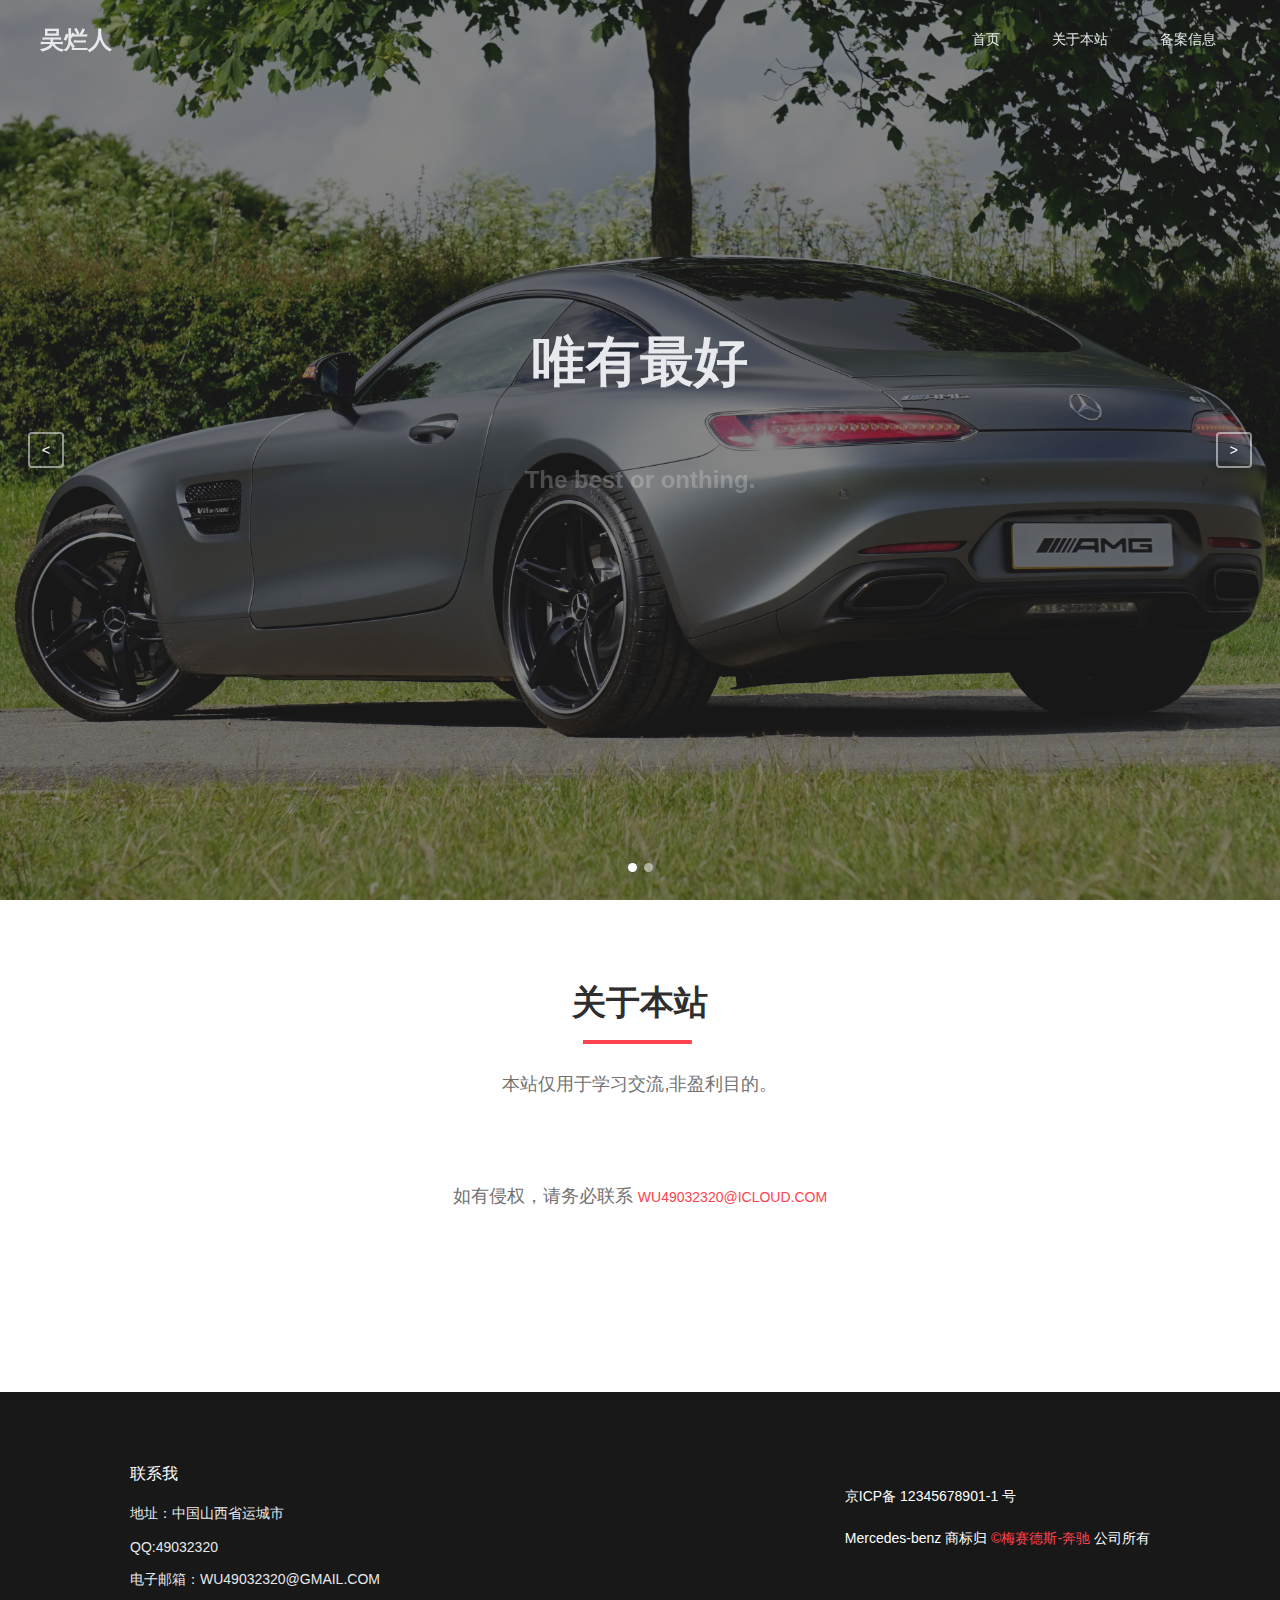
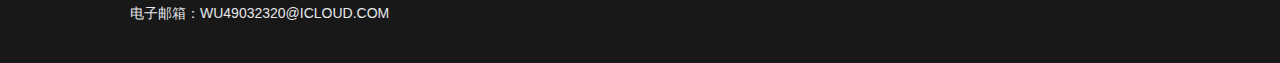
<file: 吴烂人/index.html>
<!DOCTYPE html>
<html lang="en">

<head>
    <meta charset="UTF-8" />
    <meta name="viewport" content="width=device-width, initial-scale=1.0" />
    <script src="libs/scrollReveal/scrollreveal.min.js"></script>
    <link rel="stylesheet" href="libs/glide/glide.core.min.css" />
    <link rel="stylesheet" href="libs/glide/glide.theme.min.css" />
    <link rel="stylesheet" href="style.css" />
    <link rel="icon" type="text/css" href="img/最帅二哈.jpg" />
    <title>吴烂人</title>
</head>

<body>
    <!-- 头部 -->
    <header class="dhl">
        <div class="wulanren">吴烂人</div>
        <!-- 导航 -->
        <nav>
            <a href="#">首页</a>
            <a href="#gybz">关于本站</a>
            <a href="#footer">备案信息</a>
        </nav>
        <!-- 折叠导航按钮 -->
        <div class="burger">
            <div class="burger-line1"></div>
            <div class="burger-line2"></div>
            <div class="burger-line3"></div>
        </div>
    </header>
    <!-- 首页图片轮播，使用glide JS插件 -->
    <div class="glide">
        <!-- 轮播轨道 -->
        <div class="glide__track" data-glide-el="track">
            <!-- 所有轮播容器 -->
            <div class="glide__slides">
                <!-- 单个轮播组件 -->
                <div class="glide__slide">
                    <!-- 轮播标题 -->
                    <div class="slide-caption">
                        <h1>唯有最好</h1>
                        <h3>
                            The best or onthing.
                        </h3>
                        <!-- 探索按钮 -->
                        <button class="explore-btn" onclick="window.open('Mercedes-benz.html')">查看更多</button>
                    </div>
                    <!-- 背景遮罩 -->
                    <div class="backdrop"></div>
                    <!-- 轮播图片 -->
                    <img src="img/AMG联系我们背景图.jpg" alt="" />
                </div>
                <!-- 第二张轮播 -->
                <div class="glide__slide">
                    <div class="slide-caption left">
                        <h1>一刻永难忘</h1>
                        <h3>
                            从动力传动系统的独特设计到精心打造，从微妙的细节将车身打造至趋近完美。
                        </h3>
                        <button class="explore-btn" onclick="window.open('Mercedes-AMG.html')">查看更多</button>
                    </div>
                    <div class="backdrop"></div>
                    <!-- 轮播视频 -->
                    <video src="video/AMG.mp4" muted autoplay loop></video>
                </div>
            </div>
        </div>
        <!-- glide 控制按钮 -->
        <div class="glide__arrows" data-glide-el="controls">
            <button class="glide__arrow glide__arrow--left" data-glide-dir="<">
          <
        </button>
            <button class="glide__arrow glide__arrow--right" data-glide-dir=">">
          >
        </button>
        </div>
        <!-- glide 控制圆点 -->
        <div class="glide__bullets" data-glide-el="controls[nav]">
            <button class="glide__bullet" data-glide-dir="=0"></button>
            <button class="glide__bullet" data-glide-dir="=1"></button>
        </div>
    </div>
    <!-- 内容容器 -->
    <div class="content-wrapper">
        <!-- 关于我们， id用来导航菜单跳转 -->
        <section id="gybz" class="gybz">
            <!-- 标题 -->
            <h2 class="title1">关于本站</h2>
            <!-- 补充说明区域 -->
            <p class="intro">
                本站仅用于学习交流,非盈利目的。
            </p>
            <p class="intro">
                如有侵权，请务必联系 <span style="color: #FF434F;">WU49032320@ICLOUD.COM</span>
            </p>
        </section>
    </div>
    <!-- 底部信息 -->
    <footer id="footer">
        <!-- 底部菜单 -->
        <div class="footer-menus">
            <div class="contact-us">
                <p class="menu-title">联系我</p>
                <p>地址：中国山西省运城市</p>
                <p>QQ:49032320</p>
                <p>电子邮箱：WU49032320@GMAIL.COM</p>
                <p>电子邮箱：WU49032320@ICLOUD.COM</p>
            </div>
            <div class="baxx">
                <p class="ICP">
                    京ICP备 12345678901-1 号
                </p>
                <p class="ICP">Mercedes-benz 商标归<span> &copy;梅赛德斯-奔驰</span> 公司所有</p>
            </div>
        </div>
    </footer>
    <script src="libs/glide/glide.min.js"></script>
    <script src="libs/isotope/isotope.pkgd.min.js"></script>
    <script src="libs/anime/anime.min.js"></script>
    <script src="index.js"></script>
</body>

</html>
</file>
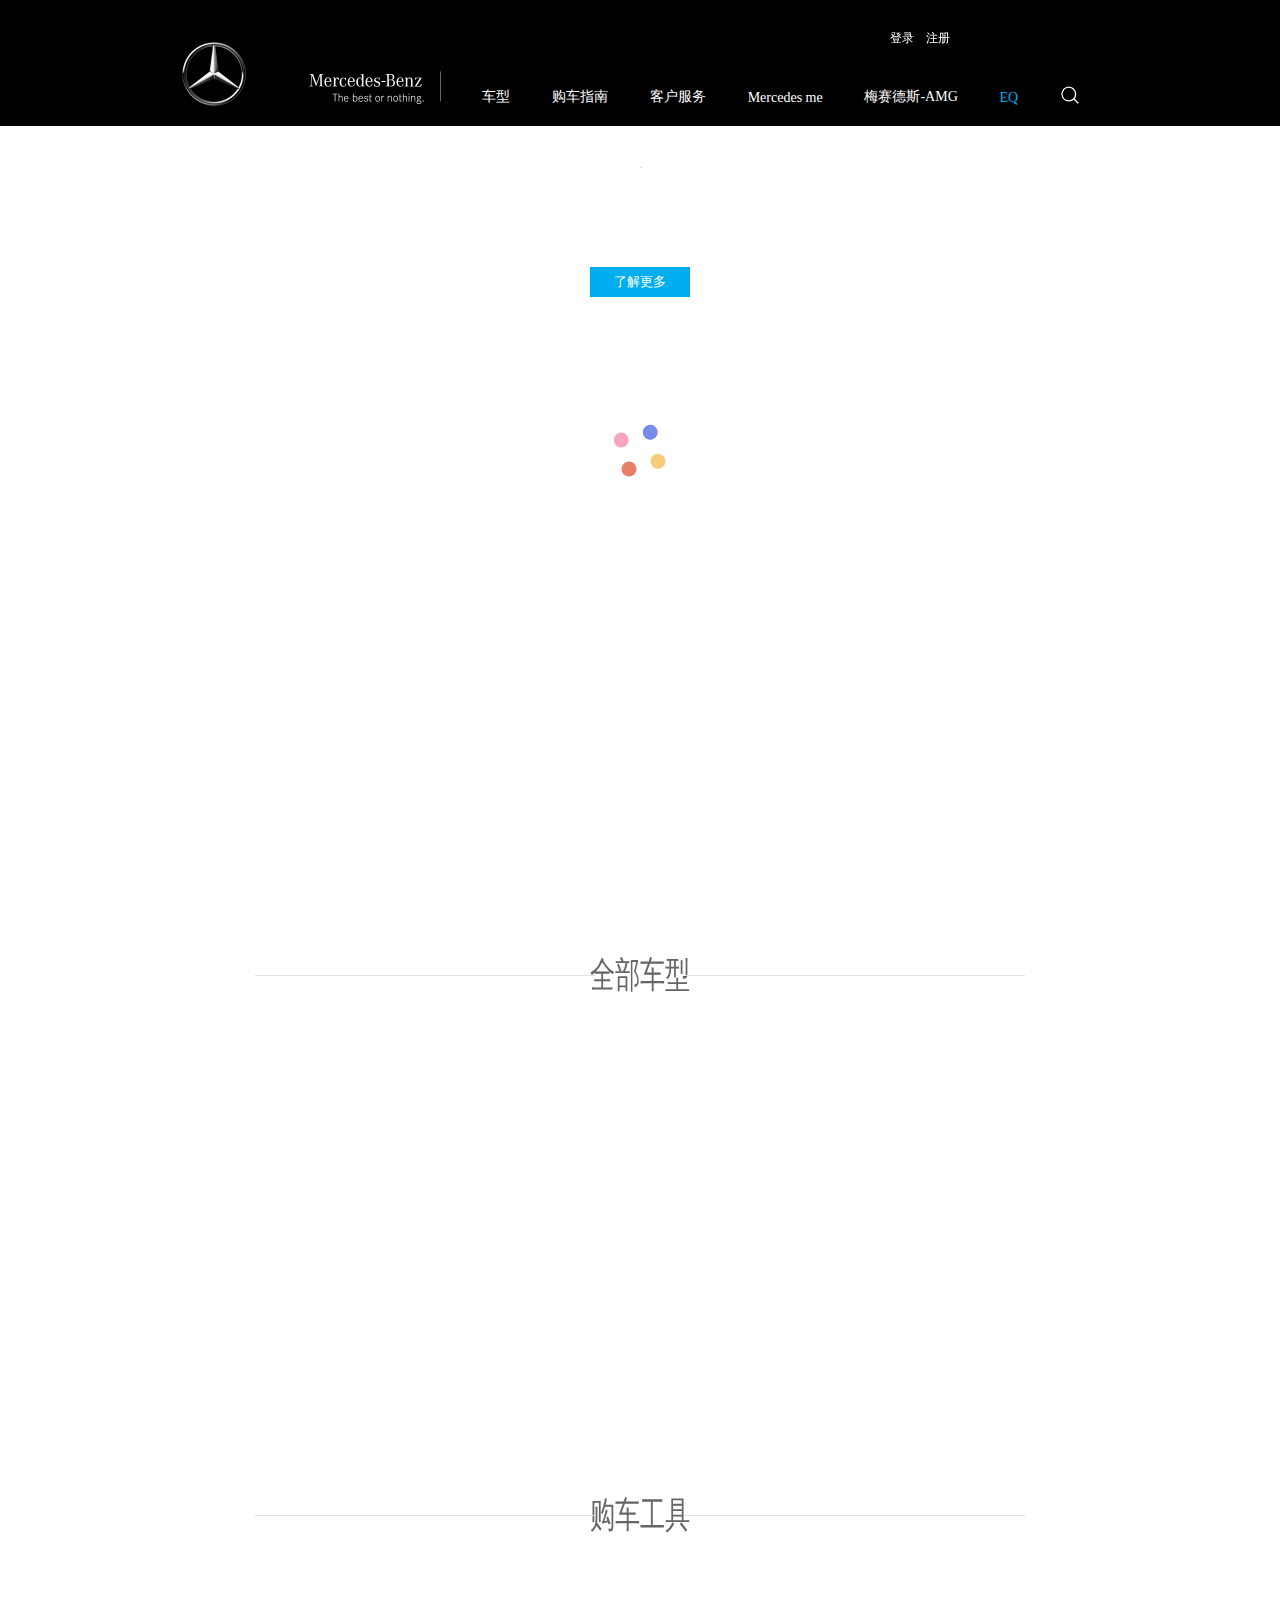
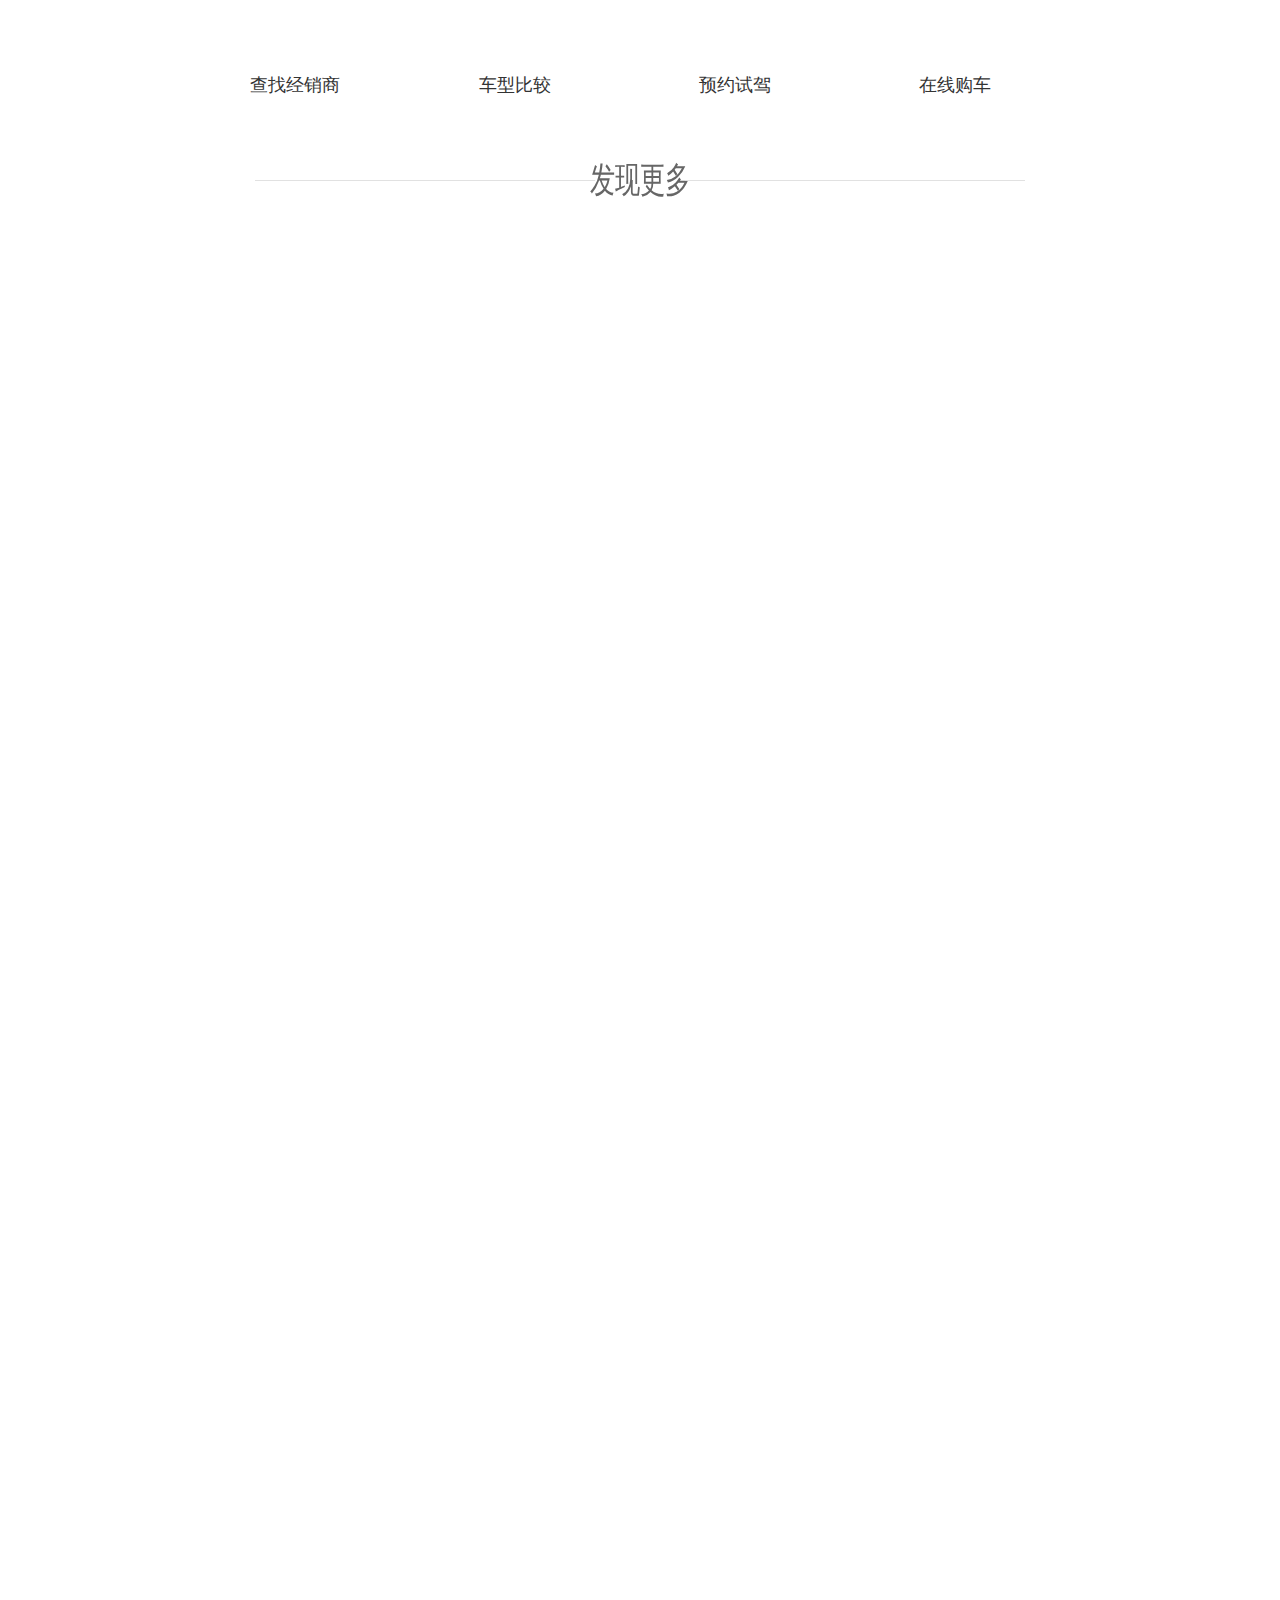
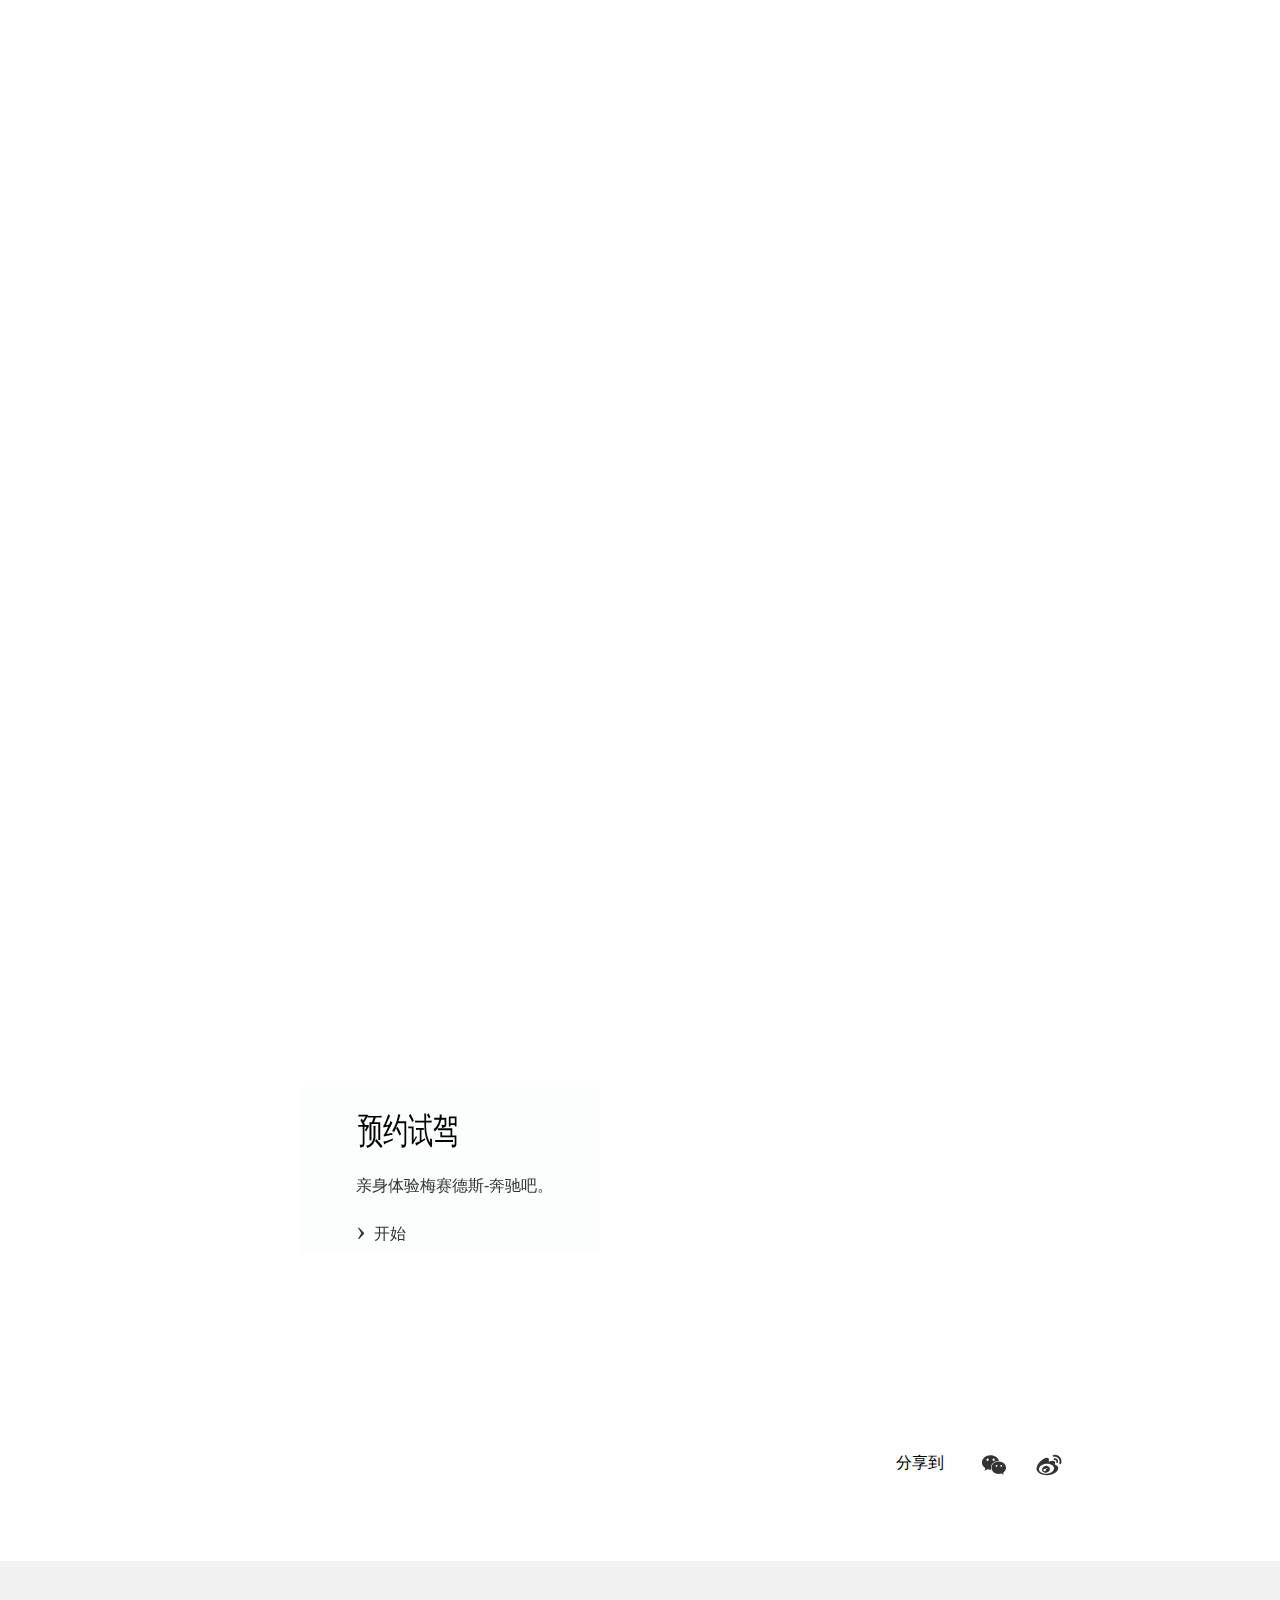
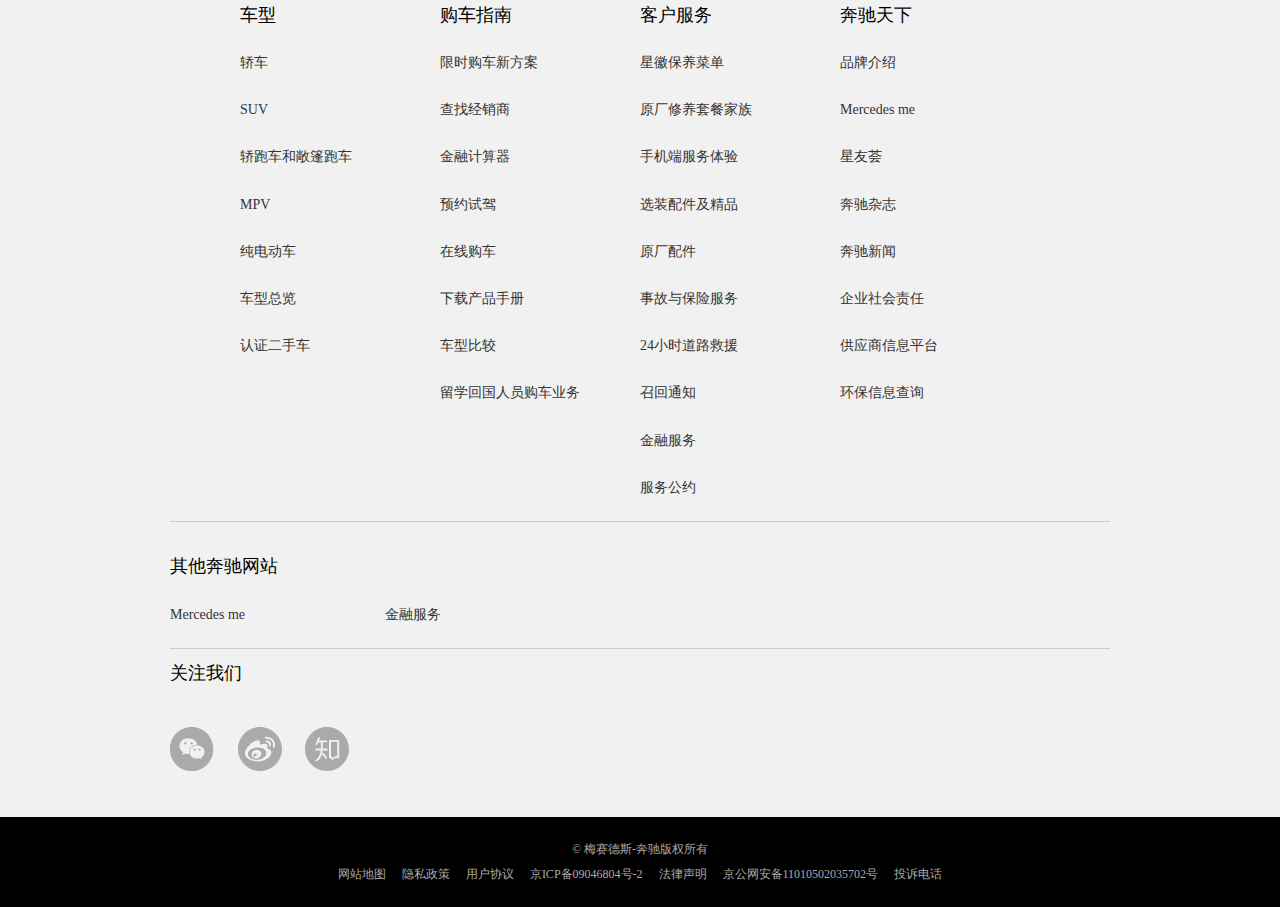
<file: Mercedes-benz.html>
<!DOCTYPE html>
<html>

<head>
    <meta charset="utf-8">
    <meta name="viewport" content="width=device-width,minimum-scale=1.0,maximum-scale=1.0,user-scalable=no">
    <title>梅赛德斯-奔驰</title>
    <link rel="stylesheet" href="css/Mercedes-benz首页.css">
    <link rel="icon" type="text/css" href="img/标题栏icon.png" />
    <script type="text/javascript">
        function load() {
            var a = setTimeout("loadingBox.style.transition='opacity 0.3s'", 0)
                //设置透明度改变的过渡时间为0.3秒
            var b = setTimeout("loadingBox.style.opacity=0", 5000)
                //0.5秒后加载动画开始变为透明
            var c = setTimeout("loadingBox.style.display='none'", 800)
                //当透明度为0的时候，隐藏掉它
        }
    </script>
</head>

<body onload="load()">
    <div id="loadingBox">
        <div id="loading"></div>
    </div>
    <!-- 首页 -->

    <!-- 导航栏 -->

    <!-- 空div -->
    <div id="kong">
    </div>
    <div id="navBar">
        <span ondblclick="document.body.scrollTop = 0;
        document.documentElement.scrollTop = 0;"></span>
        <span ondblclick="document.body.scrollTop = 0;
        document.documentElement.scrollTop = 0;"></span>
        <div>
            <p></p>
            <img src="img/navBar logo.png" alt="" onclick="window.open('Mercedes-benz.html','_self') " id="benzlogo">
            <a href="#" onclick="dhlcx1()">车型</a>
            <a href="#" onclick="gczn1()">购车指南</a>
            <a href="#" onclick="khfw1()">客户服务</a>
            <a href="#">Mercedes me</a>
            <a href="Mercedes-AMG.html">梅赛德斯-AMG</a>
            <a href="#" style="color: #00adef;">EQ</a>
            <div onClick="javascript: sousuo()" id="searchImg"><img src="img/navBar白色搜索.png" onmouseover="this.src='img/navBar蓝色搜索.png'" onmouseout="this.src='img/navBar白色搜索.png'" style="cursor: pointer; position: relative; top: 3px;" /></div>
        </div>
        <p><a href="Mercedes-benz登录.html" target="_blank" style="font-size:12px;">登录</a> &nbsp;&nbsp; <a href="Mercedes-benz登录.html" target="_blank" style="font-size:12px;">注册</a></p>

    </div>
    <div id="dhlcx">
        <img src="img/菱形.svg" alt="">
        <p>所有车型</p>
        <div id="cxcontent">
            <ul>
                <li>
                    <!-- 轿车 -->
                    <input id="jiaoche" type="radio" name="tab" checked />
                    <label for="jiaoche">轿车</label>
                    <div class="content">
                        <div>
                            <img src="img/benzS级.png" alt="">
                            <p><span>S</span>级 <img src="img/灰横线.svg" alt=""></p>
                            <ul>
                                <li>
                                    S级轿车臻藏版
                                    <span>￥227.88万起/月供￥1,058起</span>
                                </li>
                                <li>
                                    梅赛德斯-迈巴赫S级轿车
                                    <span>￥139.88万起/月供￥6,649起</span>
                                </li>
                                <li>
                                    梅赛德斯-AMG S 63 L 4MATIC+ <br> 梅赛德斯-AMG S 65 L
                                    <span>￥227.88万起/月供￥1,058起</span>
                                </li>
                            </ul>
                        </div>
                        <div>
                            <img src="img/benzE级.png" alt="">
                            <p><span>E</span>级 <img src="img/灰横线.svg" alt=""></p>
                            <ul>
                                <li>
                                    长轴距E级运动轿车
                                    <span>￥42.98万起/月供￥1,158起</span>
                                </li>
                                <li>
                                    长轴距E级轿车
                                    <span>￥42.98万起/月供￥1,158起</span>
                                </li>
                                <li>
                                    标准轴距E级车运动版
                                    <span>￥44.28万起/月供￥1,018起</span>
                                </li>
                                <li>
                                    梅赛德斯- AMG E 43 4MATIC特别版
                                    <span>￥89.58万起/月供￥14,819起</span>
                                </li>
                                <li>
                                    梅赛德斯- AMG E 53 4MATIC+
                                    <span>￥94.88万起/月供￥808起</span>
                                </li>
                                <li>
                                    梅赛德斯-AMG E 63 S4MATIC+
                                    <span>￥156.08万起/月供￥5,1 64起</span>
                                </li>
                            </ul>
                        </div>
                        <div>
                            <img src="img/benzC级.png" alt="">
                            <p><span>C</span>级 <img src="img/灰横线.svg" alt=""></p>
                            <ul>
                                <li>
                                    长轴距C级运动轿车
                                    <span>￥30.78万起/月供￥738起</span>
                                </li>
                                <li>
                                    长轴距C级轿车
                                    <span>￥31.58万起/月供￥758起</span>
                                </li>
                                <li>
                                    标准轴距C级车运动版
                                    <span>￥31.08万起/月供￥688起</span>
                                </li>
                                <li>
                                    C级旅行轿车
                                    <span>￥36.08万起/月供￥818起</span>
                                </li>
                                <li>
                                    梅赛德斯- AMG C 43 4MATIC轿车
                                    <span>￥59.98万起/月供￥918起</span>
                                </li>
                                <li>
                                    新一代梅赛德斯-AMG C 434MATIC旅行轿车特别版
                                    <span>￥65.38万起/月供￥878起</span>
                                </li>
                                <li>
                                    梅赛德斯-AMG C 63
                                    <br> 梅赛德斯-AMG C 63 S
                                    <span>￥92.28万起/月供￥918起</span>
                                </li>
                            </ul>
                        </div>
                        <div>
                            <img src="img/benzA级.png" alt="">
                            <p><span>A</span>级 <img src="img/灰横线.svg" alt=""></p>
                            <ul>
                                <li>
                                    长轴距A级轿车
                                    <span>￥21.18万起/月供￥566起</span>
                                </li>
                                <li>
                                    全新A级车
                                    <span>￥25.78万起/月供￥536起</span>
                                </li>
                                <li>
                                    全新梅赛德斯-AMG A 35 L4MATIC
                                    <span>￥39.98万起/月供￥638起</span>
                                </li>
                                <li>
                                    梅赛德斯-AMG A 45 4MATIC
                                    <span>￥45.38万起/月供￥1,734起</span>
                                </li>
                            </ul>
                        </div>
                    </div>
                </li>
                <li>
                    <!-- SUV -->
                    <input id="SUV" type="radio" name="tab">
                    <label for="SUV">SUV</label>
                    <div class="content">
                        <div>
                            <img src="img/benzG级.png" alt="">
                            <p><span>G</span>级 <img src="img/灰横线.svg" alt=""></p>
                            <ul>
                                <li>
                                    G级越野车
                                    <span>￥162.88万起/月供￥7,667起</span>
                                </li>
                                <li>
                                    新一代梅赛德斯-AMG G 63
                                    <span>￥222 88万起/月供￥9452起</span>
                                </li>
                            </ul>
                        </div>
                        <div>
                            <img src="img/benzGLS.png" alt="">
                            <p><span>GLS</span><img src="img/灰横线.svg" alt=""></p>
                            <ul>
                                <li>
                                    全新GLS SUV
                                    <span>￥103.80万起/月供￥3,128起</span>
                                </li>
                                <li>
                                    梅赛德斯-AMG GLS 63 4MATIC
                                    <span>￥179.98万起/月供￥7,297起</span>
                                </li>
                            </ul>
                        </div>
                        <div>
                            <img src="img/benzGLE.png" alt="">
                            <p><span>GLE</span><img src="img/灰横线.svg" alt=""></p>
                            <ul>
                                <li>
                                    GLE SUV
                                    <span>￥70.98万起/月供￥2,318起</span>
                                </li>
                                <li>
                                    GL E轿跑SUV
                                    <span>￥78.48万起/月供￥1,958起</span>
                                </li>
                                <li>
                                    梅赛德斯-AMG GLE 43 4MATIC
                                    <span>￥94.18万起/月供￥4345起</span>
                                </li>
                                <li>
                                    梅赛德斯-AMG GLE 43 4MATIC轿跑SUV
                                    <span>￥96 48万起/月供￥4,182起</span>
                                </li>
                                <li>
                                    全新梅赛德斯-AMG GLE 53 4MATIC+
                                    <span>￥98.88万起/月供￥15,263起</span>
                                </li>
                                <li>
                                    梅赛德斯-AMG GLE 63 4MATIC
                                    <span>￥1 68.58万起/月供￥6,992起</span>
                                </li>
                                <li>
                                    梅赛德斯-AMG GLE 63 4MATIC轿跑SUV
                                    <span>￥175.38万起/月供￥6,784起</span>
                                </li>
                            </ul>
                        </div>
                        <div>
                            <img src="img/benzGLC.png" alt="">
                            <p><span>GLC</span><img src="img/灰横线.svg" alt=""></p>
                            <ul>
                                <li>
                                    新一代长轴距GLC SUV
                                    <span>￥39.28万起/月供￥1,078起</span>
                                </li>
                                <li>
                                    新一代GLC轿跑SUV
                                    <span>￥45.88万起/月供￥1,478起</span>
                                </li>
                                <li>
                                    梅赛德斯-AMG GLC 43 4MATIC
                                    <span>￥63.68万起/月供￥1,088起</span>
                                </li>
                                <li>
                                    梅赛德斯-AMG GLC 43 4MATIC轿跑SUV
                                    <span>￥66.38万起/月供￥988起</span>
                                </li>
                                <li>
                                    梅赛德斯-AMG GLC 63 4MATIC+
                                    <span>￥96.58万起/月供￥1,268起</span>
                                </li>
                                <li>
                                    梅赛德斯-AMG GLC 63 4MATIC+轿跑SUV
                                    <span>￥99.48万起/月供￥1,078起</span>
                                </li>
                            </ul>
                        </div>
                    </div>
                </li>
                <li>
                    <!-- 敞篷跑车 -->
                    <input id="cppc" type="radio" name="tab">
                    <label for="cppc">轿跑车&敞篷跑车</label>
                    <div class="content">
                        <div>
                            <img src="img/benz轿跑S.png" alt="">
                            <p><span>S</span>级<img src="img/灰横线.svg" alt=""></p>
                            <ul>
                                <li>
                                    S级轿跑车
                                    <span>￥121.88万起/月供￥2,848起</span>
                                </li>
                                <li>
                                    梅赛德斯- AMG S 63 4MATIC+轿跑车
                                    <span>￥229.88万起/月供￥628起</span>
                                </li>
                            </ul>
                        </div>
                        <div>
                            <img src="img/benz轿跑E.png" alt="">
                            <p><span>E</span>级<img src="img/灰横线.svg" alt=""></p>
                            <ul>
                                <li>
                                    E级轿跑车
                                    <span>￥52.18万起/月供￥1,080起</span>
                                </li>
                                <li>
                                    E级敞篷轿跑车
                                    <span>￥63.38万起/月供￥1,305起</span>
                                </li>
                                <li>
                                    梅赛德斯- AMG E 53 4MATIC+轿跑车
                                    <span>￥97.88万起/月供￥828起</span>
                                </li>
                            </ul>
                        </div>
                        <div>
                            <img src="img/benz轿跑C.png" alt="">
                            <p><span>C</span>级<img src="img/灰横线.svg" alt=""></p>
                            <ul>
                                <li>
                                    C级轿跑车
                                    <span>￥34.68万起/月供￥888起</span>
                                </li>
                                <li>
                                    梅赛德斯-AMG C 43 4MATIC轿跑车
                                    <span>￥63. .48万起/月供￥848起</span>
                                </li>
                                <li>
                                    梅赛德斯- AMG C 63轿跑车<br>梅赛德斯-AMG C 63 S轿跑车
                                    <span>￥95.28万起/月供￥828起</span>
                                </li>
                            </ul>
                        </div>
                        <div>
                            <img src="img/benz轿跑CLS.png" alt="">
                            <p><span>CLS</span><img src="img/灰横线.svg" alt=""></p>
                            <ul>
                                <li>
                                    梅赛德斯-AMG GT四门跑车
                                    <span>￥97.38万起/月供￥14,157起</span>
                                </li>
                            </ul>
                        </div>
                    </div>
                </li>
                <li>
                    <!-- MPV -->
                    <input id="MPV" type="radio" name="tab" />
                    <label for="MPV">MPV</label>
                    <div class="content">
                        <div>
                            <img src="img/benzV级.png" alt="">
                            <p><span>V</span>级 <img src="img/灰横线.svg" alt=""></p>
                            <ul>
                                <li>
                                    梅赛德斯奔驰V级MPV
                                    <span>￥47.18万起/月供￥6,964起</span> </li>
                            </ul>
                        </div>
                        <div>
                            <img src="img/benzVito.png" alt="">
                            <p><span>Vito</span><img src="img/灰横线.svg" alt=""></p>
                            <ul>
                                <li>
                                    梅赛德斯-奔驰威霆MPV
                                    <span>￥28.98万起/月供￥4,342起</span>
                                </li>
                            </ul>
                        </div>
                    </div>
                </li>
                <li>
                    <!-- 纯电动车 -->
                    <input id="cddc" type="radio" name="tab" />
                    <label for="cddc">纯电动车</label>
                    <div class="content">
                        <div>
                            <img src="img/benzEQC.png" alt="">
                            <p><span>EQC</span><img src="img/灰横线.svg" alt=""></p>
                            <ul>
                                <li>
                                    全新梅赛德斯-奔驰EQC纯电SUV
                                    <span>￥57.98万起/月供￥1,454起</span>
                                </li>
                            </ul>
                        </div>
                    </div>
                </li>
            </ul>
        </div>
        <div>
            <h5>车型总览</h5>
            <h5>认证二手车</h5>
            <h5>车型比较</h5>
        </div>
    </div>
    <div id="gczn">
        <img src="img/菱形.svg" alt="">
        <p>购车指南</p>
        <div>
            <div>
                <img src="img/benz1.jpg" alt="">
                <p>限时购车新方案</p>
                <p>提供人性化的选车和购车方案，让购车体验更多元，更轻松。</p>
            </div>
            <div>
                <img src="img/benz2.jpg" alt="">
                <p>查找经销商</p>
                <p>根据服务项目及贩售车型，筛选出符合您需求的经销商。</p>
            </div>
            <div>
                <img src="img/benz3.png" alt="">
                <p>金融计算器</p>
                <p>提供各种弹性购车的新方案，您可以根据预算来进行试算。</p>
            </div>
            <div>
                <img src="img/benz4.png" alt="">
                <p>预约试驾</p>
                <p>选择您心仪的车型，联系经销商，即刻体验梅赛德斯-奔驰。</p>
            </div>
            <div>
                <img src="img/benz5.jpg" alt="">
                <p>在线购车</p>
                <p>提供详细专业的在线购车方式及优惠方案，随时随地，轻松购车。</p>
            </div>
            <div>
                <img src="img/benz6.jpg" alt="">
                <p>在线购车</p>
                <p>为您提供公司用车管理建议及购买、拥有、保养和车贷等咨询服务。</p>
            </div>
            <div>
                <img src="img/benz7.jpg" alt="">
                <p>下载产品手册</p>
                <p>选择心仪的梅赛德斯奔驰车型，即可下载产品手册全面了解车型。</p>
            </div>
            <div>
                <img src="img/benz8.jpg" alt="">
                <p>二手查询</p>
                <p>梅赛德斯-奔驰星睿认证二车，用奔驰的品质让奔驰继续。</p>
            </div>
        </div>
    </div>
    <div id="khfw">
        <img src="img/菱形.svg" alt="">
        <p>客户服务</p>
        <div>
            <div>
                <img src="img/11.jpg" alt="">
                <p>最新活动信息</p>
                <p>丰富多彩的活动让车主安然悠享用车生活，与爱车共度的美好时光。</p>
            </div>
            <div>
                <img src="img/22.jpg" alt="">
                <p>车辆保养与维修</p>
                <p>关注车主用车期间不同阶段的需求，提供高效愉悦的移动出行解决方案。</p>
            </div>
            <div>
                <img src="img/33.jpg" alt="">
                <p>Mercedes me 车主俱乐部</p>
                <p>携手跨行业合作伙伴为会员打造优质的用车体验和多方位的生活关怀。</p>
            </div>
            <div>
                <img src="img/44.jpg" alt="">
                <p>金融服务</p>
                <p>选择奔驰金融，轻松拥享梦想星徽座驾。</p>
            </div>
            <div>
                <img src="img/55.jpg" alt="">
                <p>选装配件</p>
                <p>提供车辆个性化产品，满足更加安全，舒适，便利的用车体验。</p>
            </div>
            <div>
                <img src="img/66.jpg" alt="">
                <p>Mercedes me 互联商店</p>
                <p>在线购买奔驰专属服务，享受定制化人车交互体验。</p>
            </div>
            <div>
                <img src="img/77.jpg" alt="">
                <p>梅赛德斯-奔驰官方应用程序</p>
                <p>包括了销售售后的全生命周期一站式销售服务平台。</p>
            </div>
            <div>
                <img src="img/88.jpg" alt="">
                <p>查找充电桩</p>
                <p>随时随地查找周围充电桩，令您安心享受电动出行乐趣。</p>
            </div>
        </div>
    </div>
    <!-- input搜索框 -->
    <p id="search"><input type="search" placeholder="全新GLB SUV" />
        <span></span>
    </p>
    <!-- 轮播图 -->
    <div class="wrap">
        <ul class="list">
            <li class="item active" onclick="window.open('Mercedes-benz星连心服务.html','_self')">
                <img src="img/星连心服务，助力战疫.svg" alt="冰雪对决，无处不从容">
                <p>了解更多</p>
            </li>
            <li class="item" onclick="window.open('Mercedes-benz冰雪对决.html','_self')">
                <img src="img/冰雪对决，无处不从容.svg" alt="冰雪对决，无处不从容">
                <p>了解更多</p>
            </li>
            <li class="item" onclick="window.open('Mercedes-AMG.html','_self')">
                <img src="img/启动，即非凡.svg" alt="启动，即非凡">
                <p>了解更多</p>
            </li>
            <li class="item">
                <img src="img/就是这么大才大用.svg" alt="就是这么大才大用">
                <p>了解更多</p>
            </li>
            <li class="item">
                <img src="img/放怀天地.svg" alt="放怀天地">
                <p>了解更多</p>
            </li>
            <li class="item">
                <img src="img/从此电动豪华.svg" alt="从此电动豪华">
                <p>了解更多</p>
            </li>
            <li class="item">
                <img src="img/爱无所不在.svg" alt="爱无所不在">
                <p>了解更多</p>
            </li>
        </ul>
        <ul class="pointList">
            <li class="point active" date-index='0'></li>
            <li class="point" data-index='1'></li>
            <li class="point" data-index='2'></li>
            <li class="point" data-index='3'></li>
            <li class="point" data-index='4'></li>
            <li class="point" data-index='5'></li>
            <li class="point" data-index='6'></li>
        </ul>
        <button type="button" class="btn" id="goPre"></button>
        <button type="button" class="btn" id="goNext"></button>
    </div>

    <!-- 首页全部车型   轮播图下 -->
    <p class="xbt">全部车型</p>
    <div id="qbcx">
        <ul>
            <li onclick="window.open('Mercedes-benz车型.html#mljjc','_self')">
                <h4>轿车</h4>
            </li>
            <li onclick="window.open('Mercedes-benz车型.html#mljsuv','_self')">
                <h4>SUV</h4>
            </li>
            <li onclick="window.open('Mercedes-benz车型.html#mljjp','_self')">
                <h4>轿跑车 &<br>敞篷跑车</h4>
            </li>
            <li onclick="window.open('Mercedes-benz车型.html#mljmpv','_self')">
                <h4>MPV</h4>
            </li>
            <li onclick="window.open('Mercedes-benz车型.html#mljddc','_self')">
                <h4>纯电动车</h4>
            </li>
        </ul>
    </div>
    <!-- 首页购车工具 -->
    <p class="xbt">购车工具</p>
    <div id="gcgj">
        <div>
            <ul onclick="window.open('Mercedes-benz查找经销商.html','_self')">
                <li></li>
                <li>查找经销商</li>
            </ul>
            <ul>
                <li></li>
                <li>车型比较</li>
            </ul>
            <ul>
                <li></li>
                <li>预约试驾</li>
            </ul>
            <ul>
                <li></li>
                <li>在线购车</li>
            </ul>
        </div>

    </div>
    <!-- 发现更多 -->
    <p class="xbt">发现更多</p>
    <div id="fxgd">
        <div id="fxgdOne">
            <ul>
                <p>限时购车新方案</p>
                <li>别故，迎新。多种优享方案，助你轻松拥有一辆梅赛德斯-奔驰。</li>
                <li style="width: 100px;">了解更多</li>
            </ul>
        </div>
        <div id="fxgdTwo">
            <div>
                <ul>
                    <p>加入She’sMercedes</p>
                    <li>发挥你的声音，唤醒女性力量</li>
                    <li style="width: 100px;">了解更多</li>
                </ul>
            </div>
            <div>
                <ul>
                    <p>星友荟</p>
                    <li>尽情表达自我分享观点、结识新友
                        <br>的星徽社群。</li>
                    <li style="width: 100px;">了解更多</li>
                </ul>
            </div>
        </div>
        <div id="fxgdThree">
            <ul>
                <p>星睿认证二手车</p>
                <li>物转星移，奔驰如初。</li>
                <li style="width: 100px;">了解更多</li>
            </ul>
        </div>
        <div id="fxgdFour">
            <ul>
                <p>Mercedes me车主俱乐部</p>
                <li>携手跨行业合作伙伴为会员打造优质的用车体验和多方位的生活关怀。</li>
                <li>了解更多</li>
            </ul>
        </div>
        <div id="fxgdFive">
            <div>
                <ul>
                    <p>并肩前行，2019赛季F1世界锦标赛</p>
                    <li>梅赛德斯- AMG马石油车队，2019赛季征战传奇!</li>
                    <li style="width: 100px;">了解更多</li>
                </ul>
            </div>
            <div>
                <ul>
                    <p>SUV征服之旅</p>
                    <li>邀您即刻了解2019梅赛德斯奔驰SUV征服之旅试驾活动，与SUV家族同踏上这场征程!</li>
                    <li>了解更多</li>
                </ul>
            </div>
        </div>
        <div id="fxgdSix">
            <div>
                <ul>
                    <p>从心，认识奔驰、</p>
                    <li>梅赛德斯-奔驰秘籍，助你成为高手。</li>
                    <li style="width: 100px;">了解更多</li>
                </ul>
            </div>
            <div>
                <ul>
                    <p>奔驰杂志</p>
                    <li style="width: 100px;">了解更多</li>
                </ul>
            </div>
        </div>

    </div>
    <!-- 预约试驾 -->
    <div id="yysj">
        <div>
            <div id="yysjBody">
                <p>预约试驾</p>
                <p>亲身体验梅赛德斯-奔驰吧。</p>
                <p>开始</p>
            </div>
        </div>
    </div>
    <!-- 分享到 -->
    <div id="fxd">
        <span>分享到</span>
        <a href="#"><img src="img/微信logo.svg" alt=""></a>
        <a href="#"><img src="img/微博logo.svg" alt=""></a>
    </div>
    <!-- 下部导航栏 -->
    <div id="bottomNav">
        <div>
            <ul>
                <h4 onclick="bncxss();">车型</h4>
                <li onclick="window.open('Mercedes-benz车型.html#mljjc','_self')">轿车</li>
                <li onclick="window.open('Mercedes-benz车型.html#mljsuv','_self')">SUV</li>
                <li onclick="window.open('Mercedes-benz车型.html#mljjp','_self')">轿跑车和敞篷跑车</li>
                <li onclick="window.open('Mercedes-benz车型.html#mljmpv','_self')">MPV</li>
                <li onclick="window.open('Mercedes-benz车型.html#mljddc','_self')">纯电动车</li>
                <li onclick="window.open('Mercedes-benz车型.html','_self')">车型总览</li>
                <li>认证二手车</li>
                <div id="bncx">
                    <li onclick="window.open('Mercedes-benz车型.html#mljjc','_self')">轿车</li>
                    <li onclick="window.open('Mercedes-benz车型.html#mljsuv','_self')">SUV</li>
                    <li onclick="window.open('Mercedes-benz车型.html#mljjp','_self')">轿跑车和敞篷跑车</li>
                    <li onclick="window.open('Mercedes-benz车型.html#mljmpv','_self')">MPV</li>
                    <li onclick="window.open('Mercedes-benz车型.html#mljddc','_self')">纯电动车</li>
                    <li onclick="window.open('Mercedes-benz车型.html','_self')">车型总览</li>
                    <li>认证二手车</li>
                </div>

            </ul>
            <ul>
                <h4 onclick="bngcznss();">购车指南</h4>
                <li>限时购车新方案</li>
                <li onclick="window.open('Mercedes-benz查找经销商.html','_self')">查找经销商</li>
                <li>金融计算器</li>
                <li>预约试驾</li>
                <li>在线购车</li>
                <li>下载产品手册</li>
                <li>车型比较</li>
                <li>留学回国人员购车业务</li>
                <div id="bngczn">
                    <li>限时购车新方案</li>
                    <li onclick="window.open('Mercedes-benz查找经销商.html','_self')">查找经销商</li>
                    <li>金融计算器</li>
                    <li>预约试驾</li>
                    <li>在线购车</li>
                    <li>下载产品手册</li>
                    <li>车型比较</li>
                    <li>留学回国人员购车业务</li>
                </div>

            </ul>
            <ul>
                <h4 onclick="bnkhfwss();">客户服务</h4>
                <li>星徽保养菜单</li>
                <li>原厂修养套餐家族</li>
                <li>手机端服务体验</li>
                <li>选装配件及精品</li>
                <li>原厂配件</li>
                <li>事故与保险服务</li>
                <li>24小时道路救援</li>
                <li>召回通知</li>
                <li>金融服务</li>
                <li>服务公约</li>
                <div id="bnkhfw">
                    <li>星徽保养菜单</li>
                    <li>原厂修养套餐家族</li>
                    <li>手机端服务体验</li>
                    <li>选装配件及精品</li>
                    <li>原厂配件</li>
                    <li>事故与保险服务</li>
                    <li>24小时道路救援</li>
                    <li>召回通知</li>
                    <li>金融服务</li>
                    <li>服务公约</li>
                </div>

            </ul>
            <ul>
                <h4 onclick="bnbctxss();">奔驰天下</h4>
                <li>品牌介绍</li>
                <li>Mercedes me</li>
                <li>星友荟</li>
                <li>奔驰杂志</li>
                <li>奔驰新闻</li>
                <li>企业社会责任</li>
                <li>供应商信息平台</li>
                <li>环保信息查询</li>
                <div id="bnbctx">
                    <li>品牌介绍</li>
                    <li>Mercedes me</li>
                    <li>星友荟</li>
                    <li>奔驰杂志</li>
                    <li>奔驰新闻</li>
                    <li>企业社会责任</li>
                    <li>供应商信息平台</li>
                    <li>环保信息查询</li>
                </div>

            </ul>
        </div>
        <div>
            <h4>其他奔驰网站</h4>
            <p><a href="#">Mercedes me</a><a href="#">金融服务</a></p>
        </div>
        <div>
            <h4>关注我们</h4>
            <a href="">
                <img src="img/微信灰色.svg" onmouseover="this.src='img/微信mouse.svg'" onmouseout="this.src='img/微信灰色.svg'" />
            </a>
            <a href="">
                <img src="img/微博灰色.svg" onmouseover="this.src='img/微博mouse.svg'" onmouseout="this.src='img/微博灰色.svg'" />
            </a>
            <a href="">
                <img src="img/知乎灰色.svg" onmouseover="this.src='img/知乎mouse.svg'" onmouseout="this.src='img/知乎灰色.svg'" />
            </a>
        </div>
    </div>
    <!-- 版权部份 -->

    <div id="banquan">
        <div><a href="#"> &copy; 梅赛德斯-奔驰版权所有</a></div>
        <div>
            <a href="#">网站地图</a>
            <a href="#">隐私政策</a>
            <a href="#">用户协议</a>
            <a href="#">京ICP备09046804号-2</a>
            <a href="#">法律声明</a>
            <a href="#">京公网安备11010502035702号</a>
            <a href="#">投诉电话</a>
        </div>
    </div>
    <!-- 联系我们按钮 -->
    <div id="leftbottom" onclick="window.open('Mercedes-benz联系我们.html')">

    </div>

</body>
<script src="js/Mercedes-benz导航栏.js"></script>
<script src="js/Mercedes-benz单击.js"></script>
<script src="js/Mercedes-benz轮播图.js"></script>

</html>
</file>
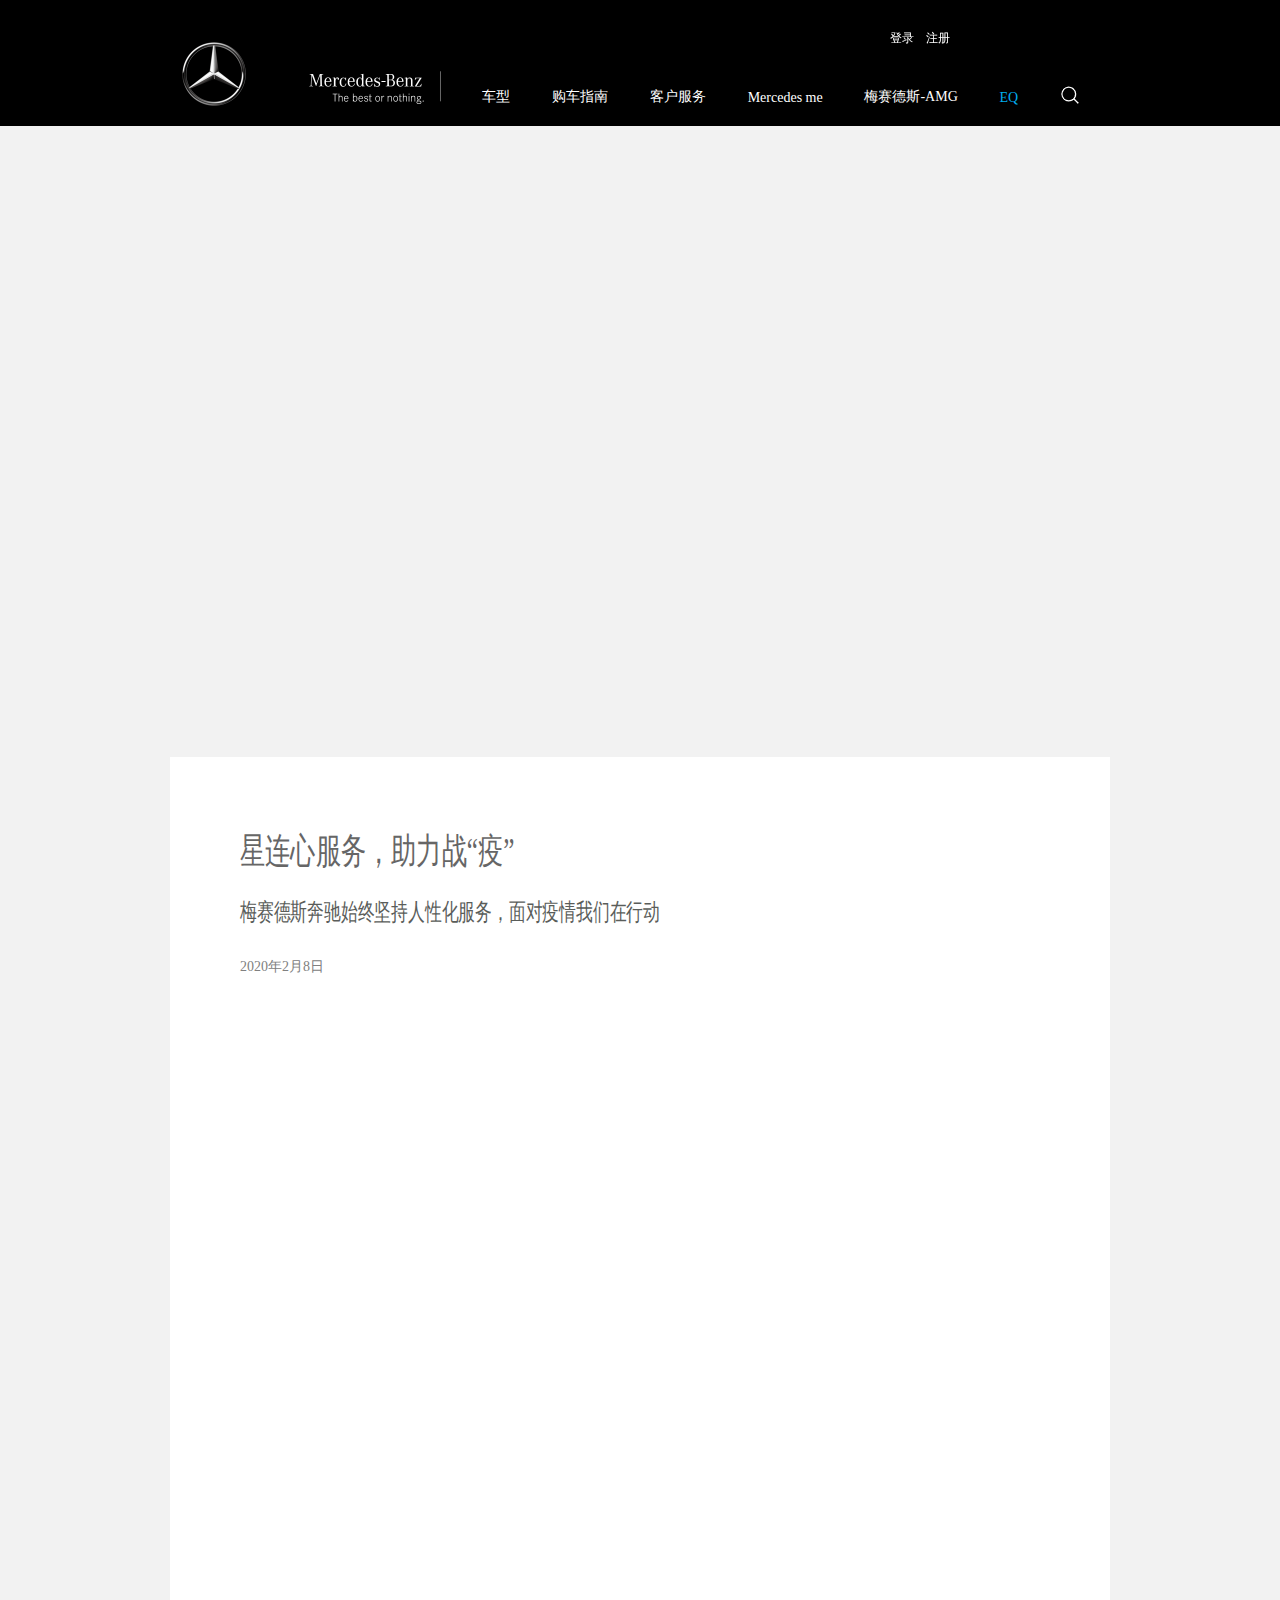
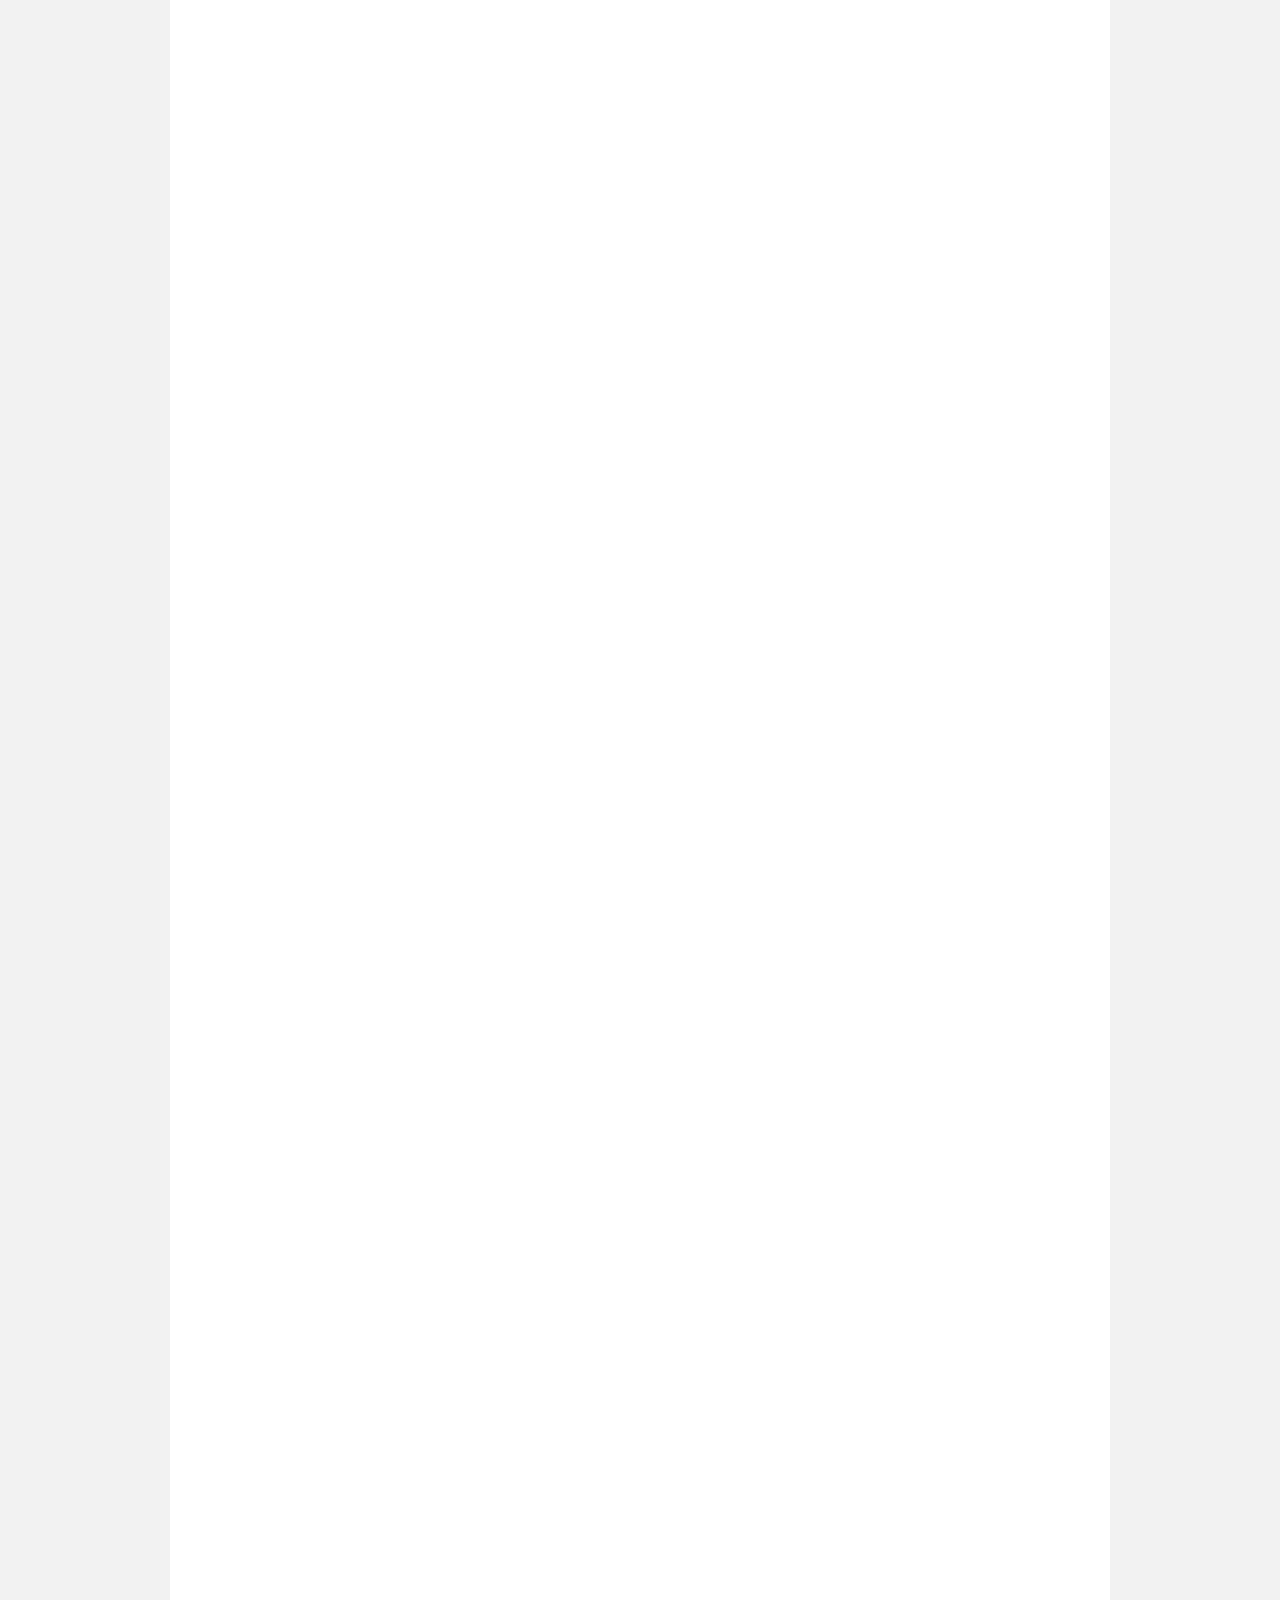
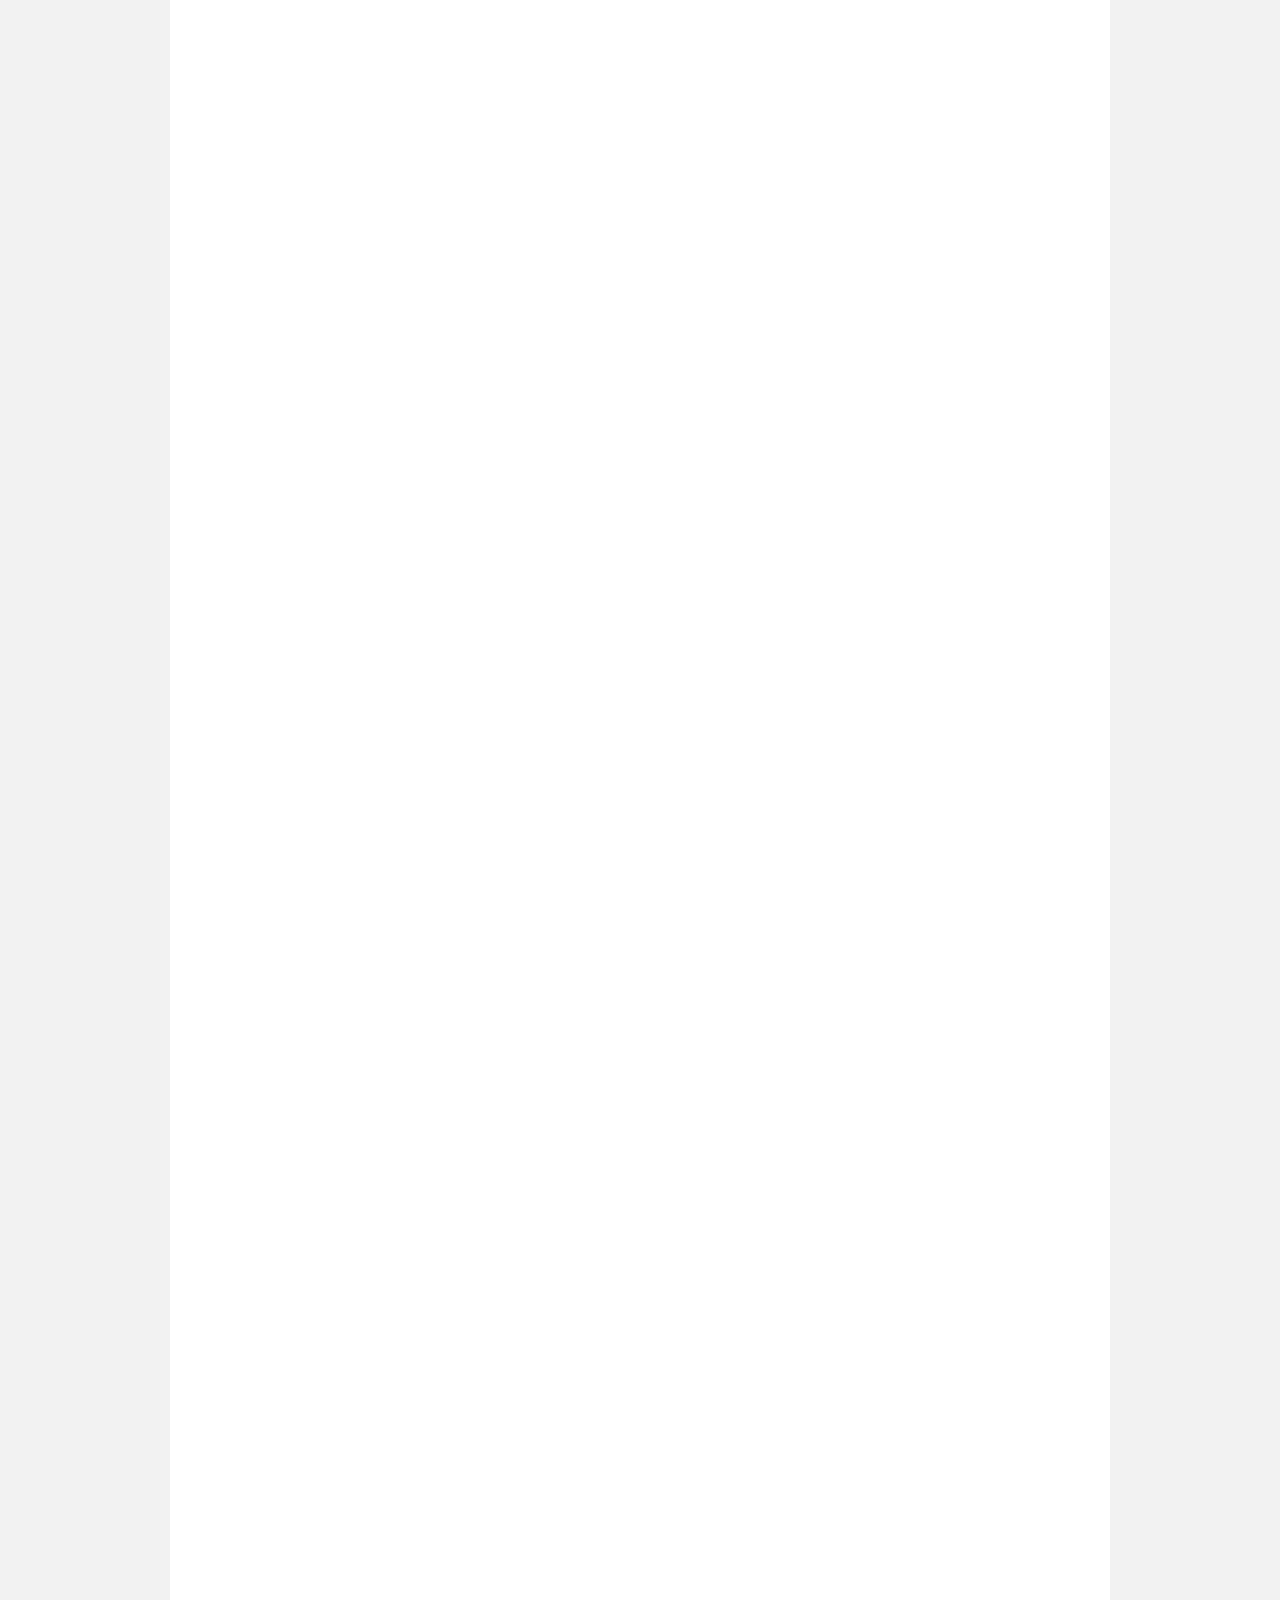
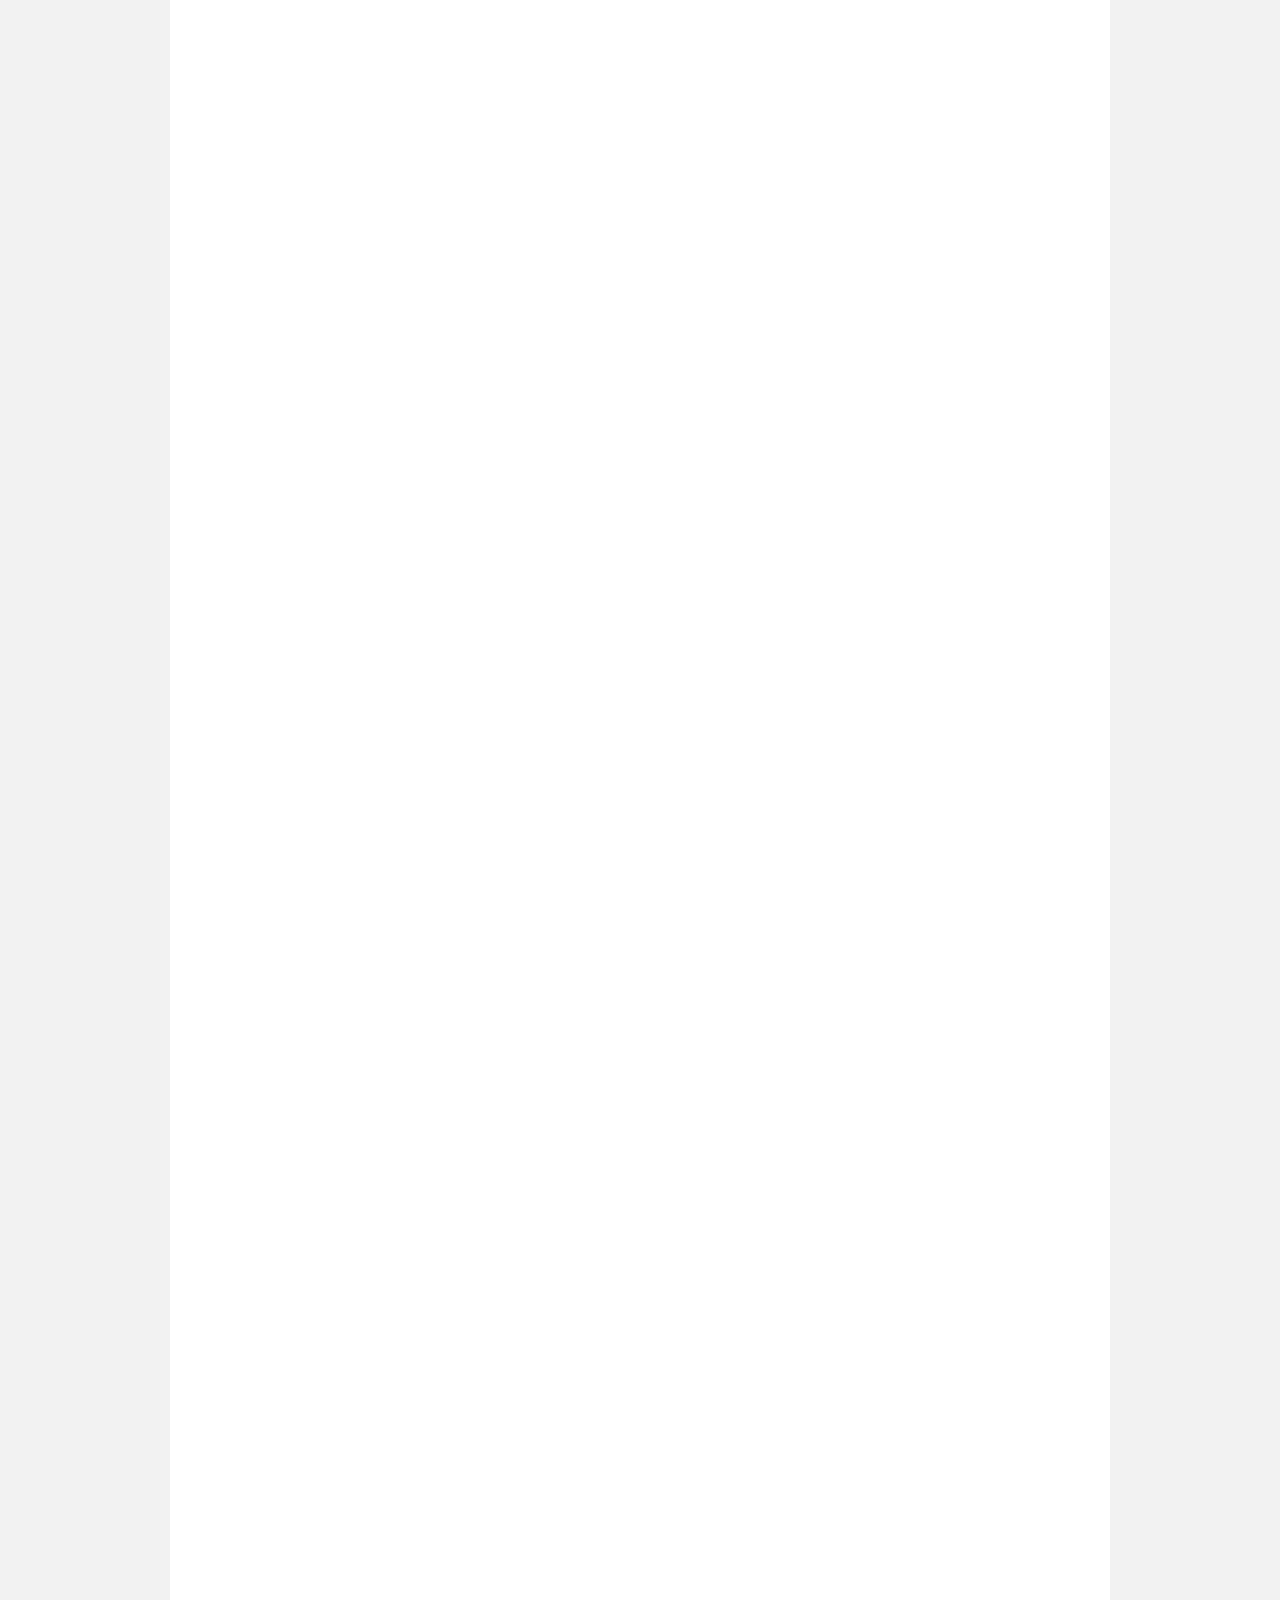
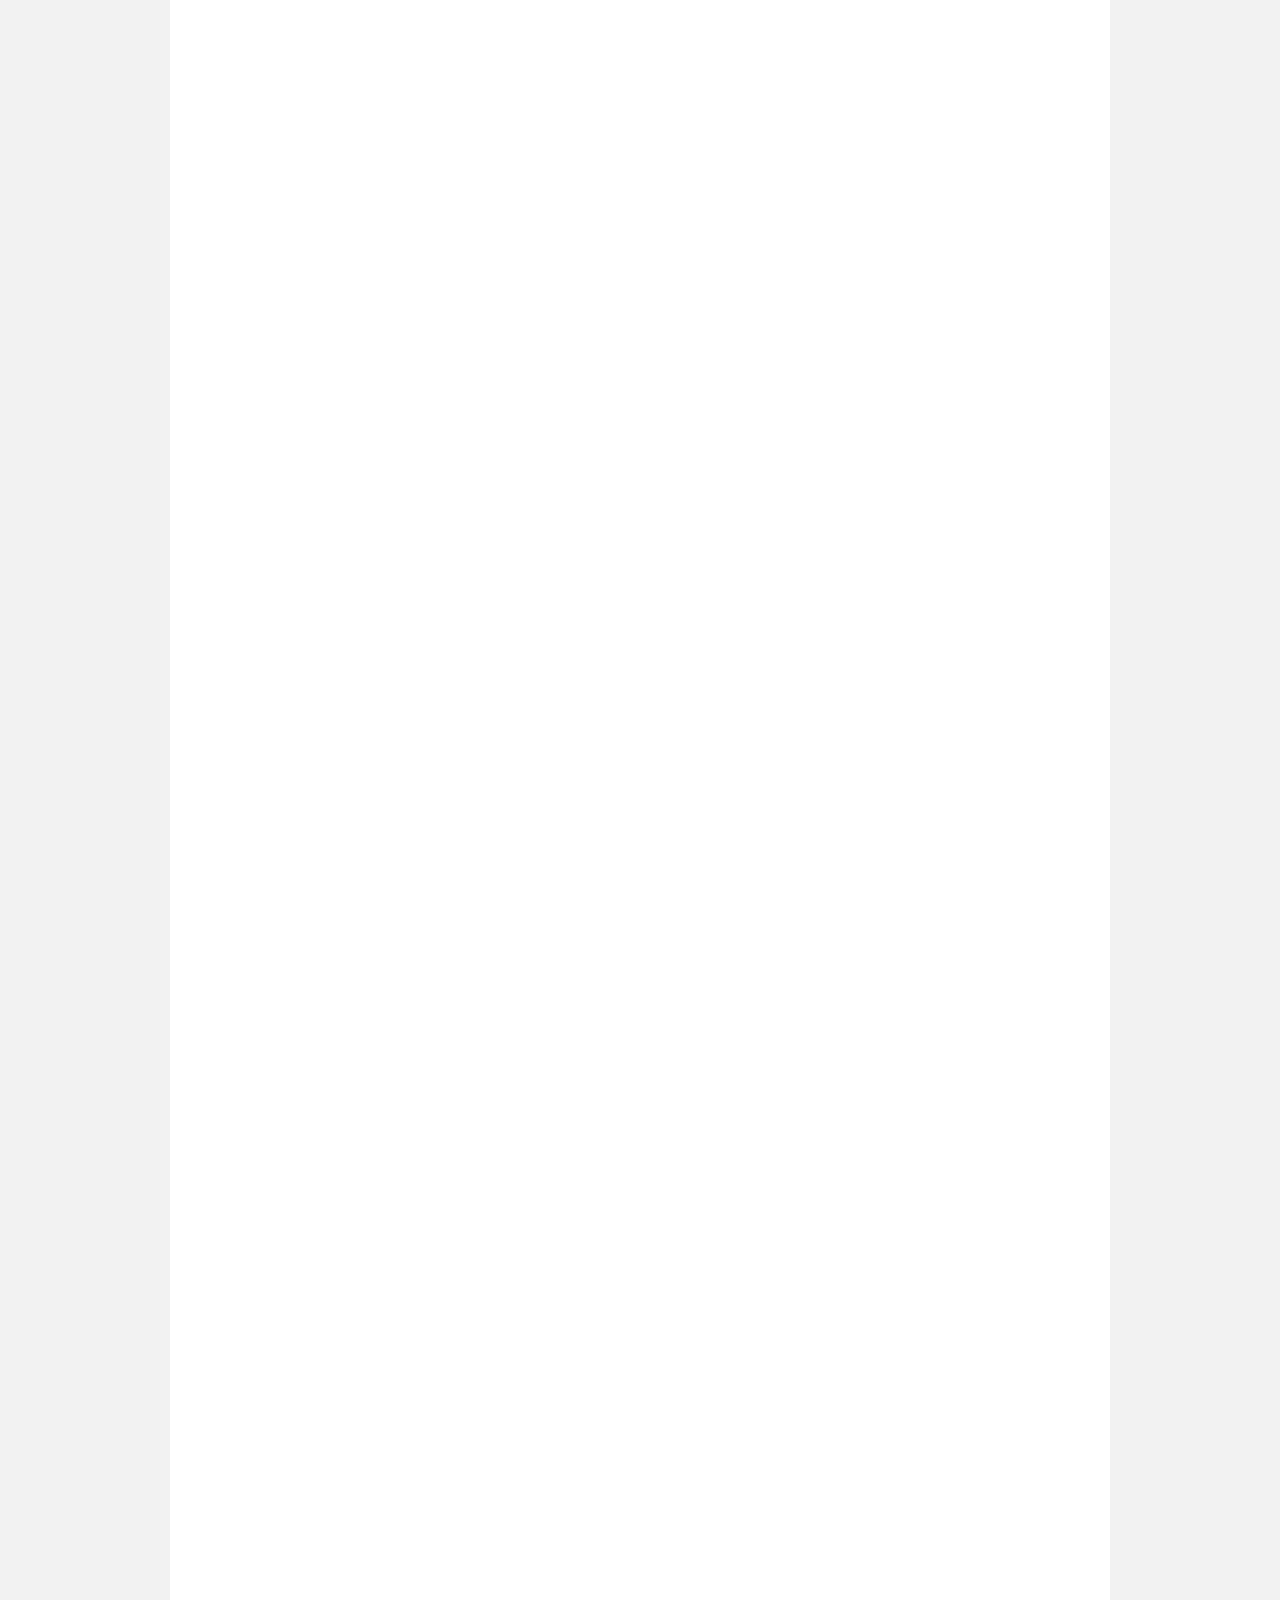
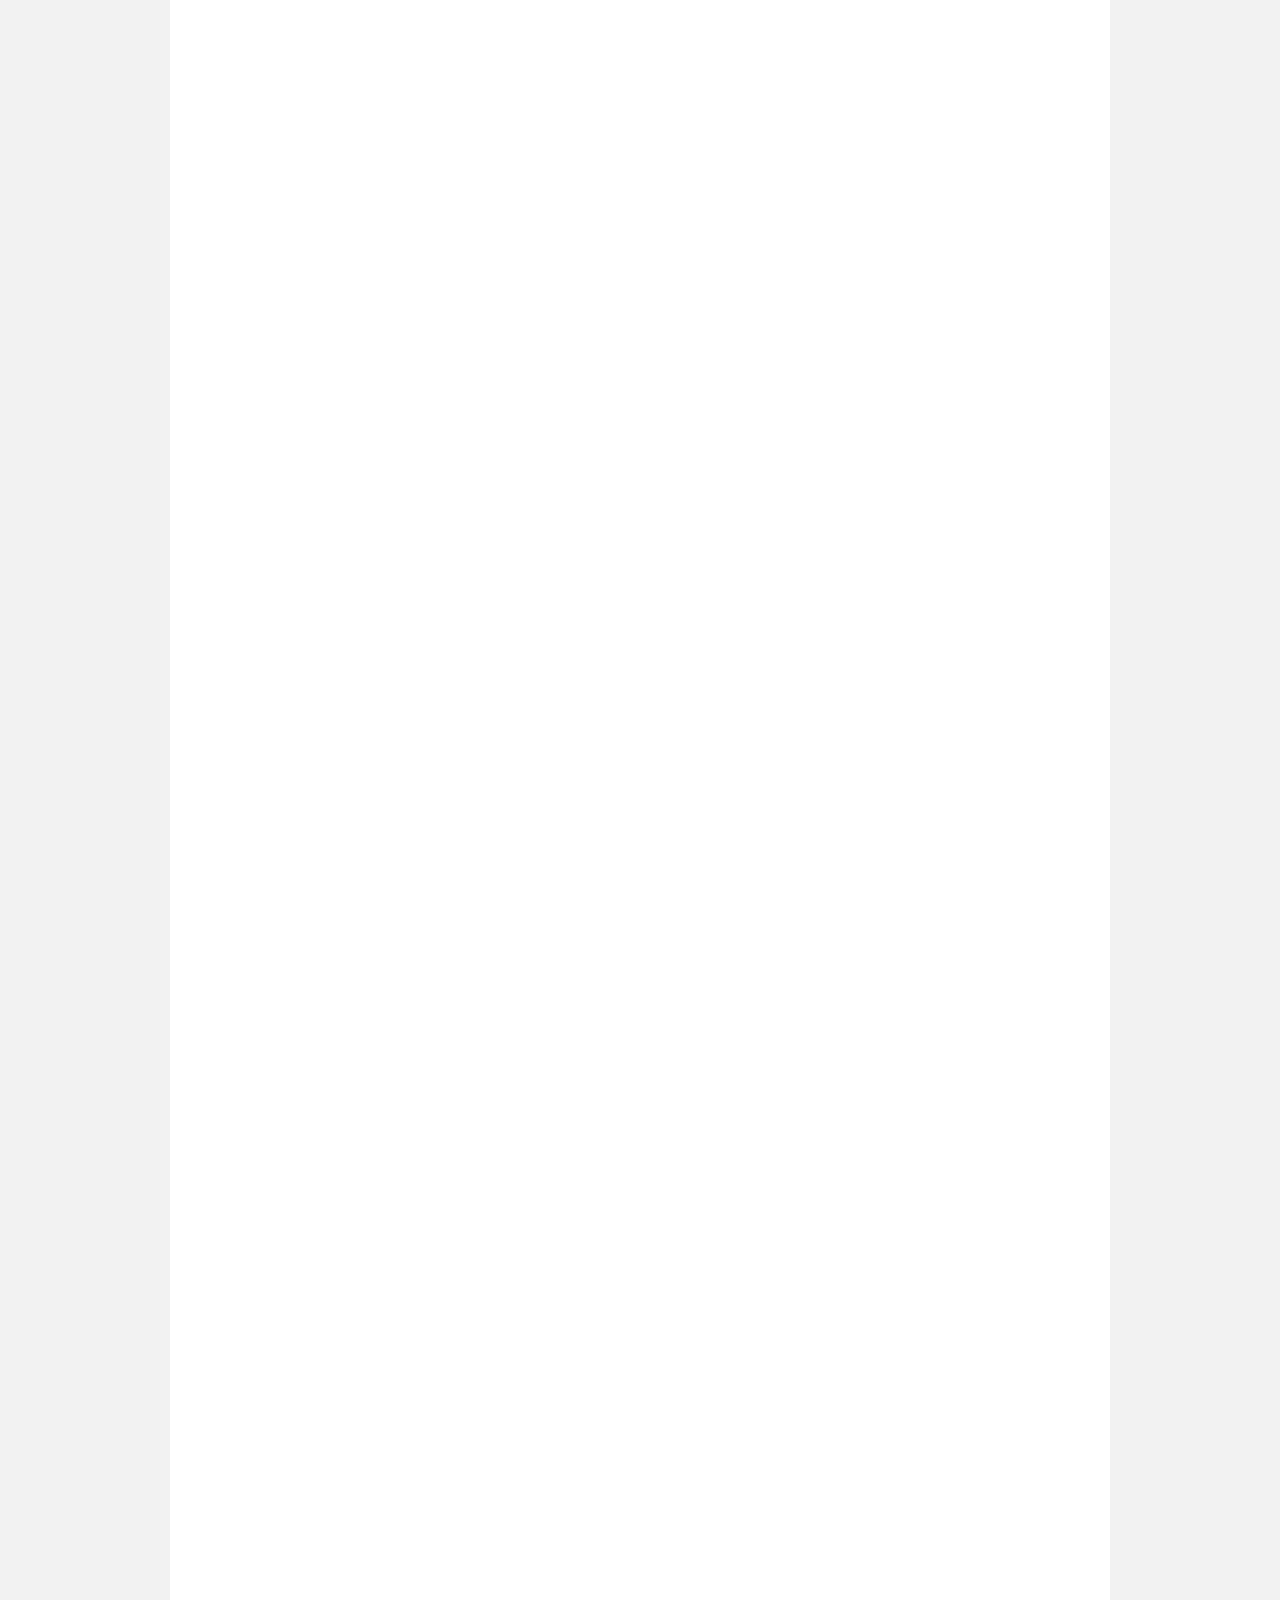
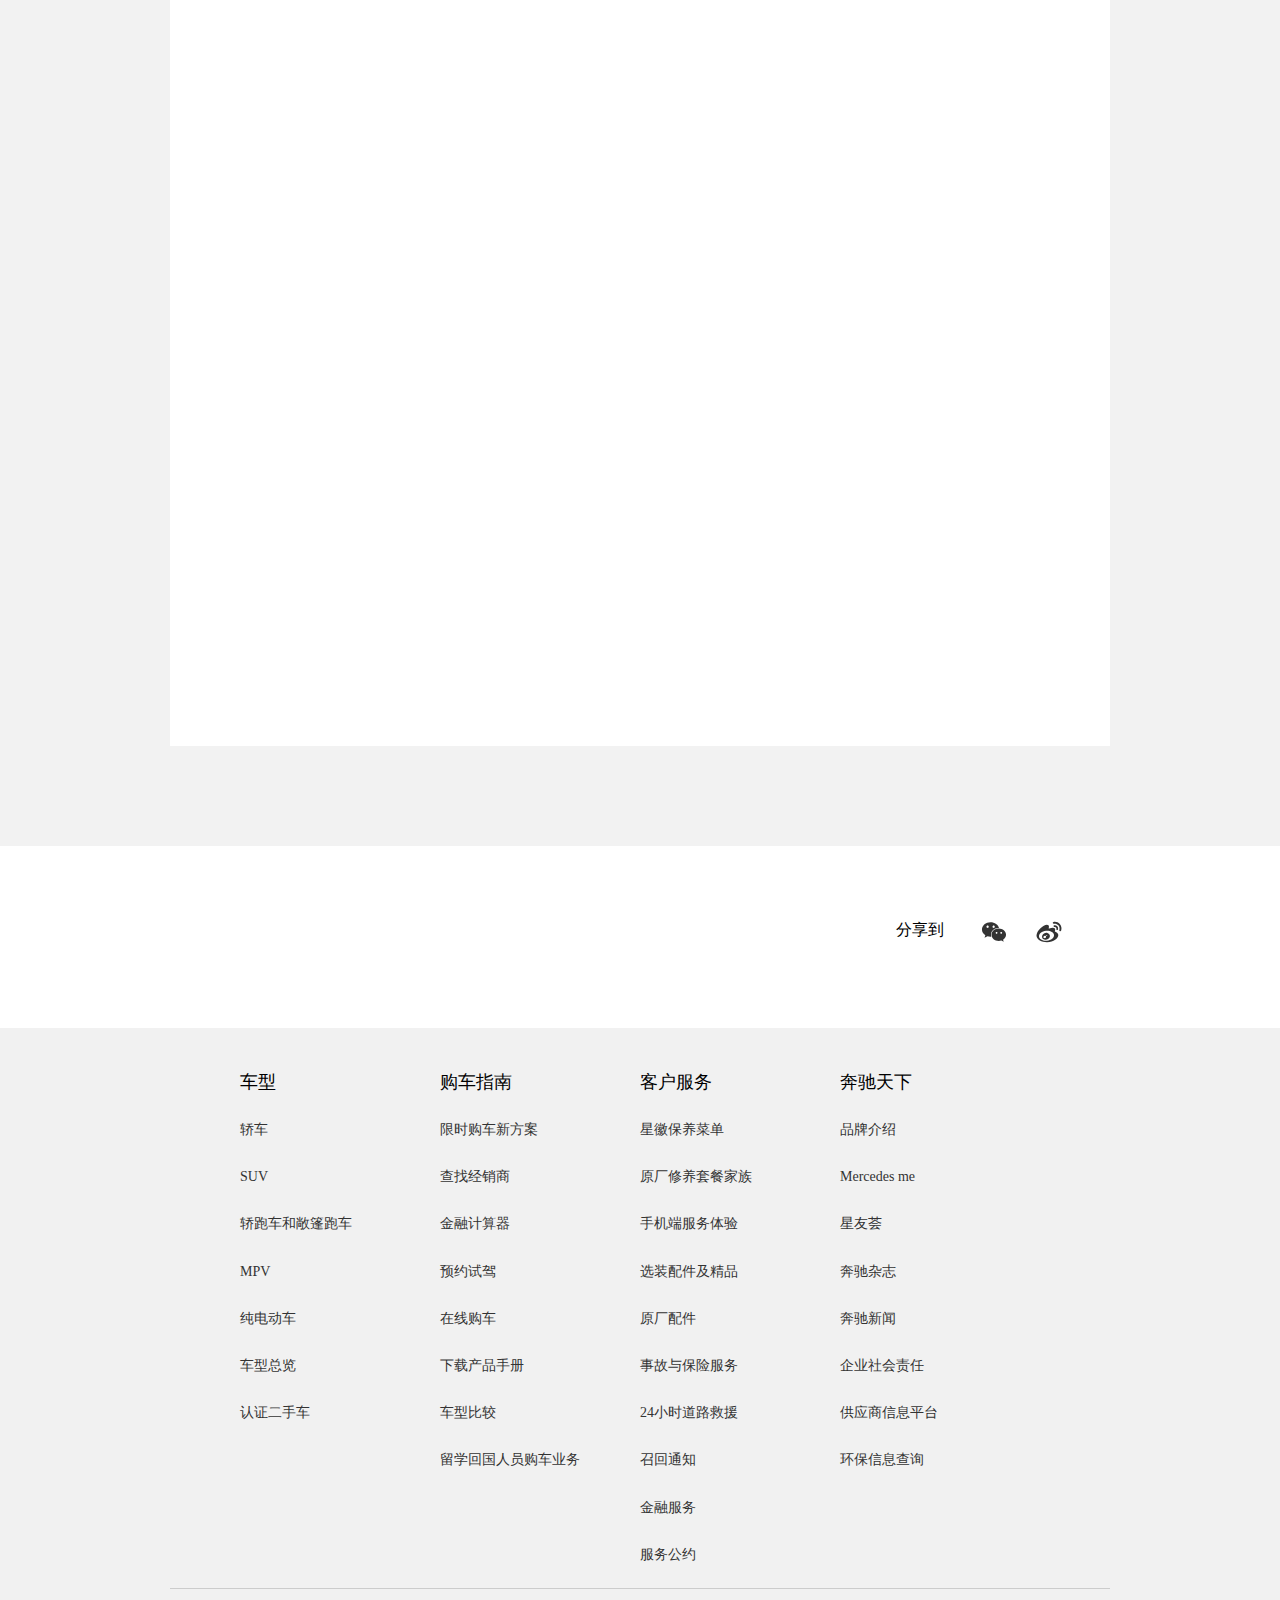
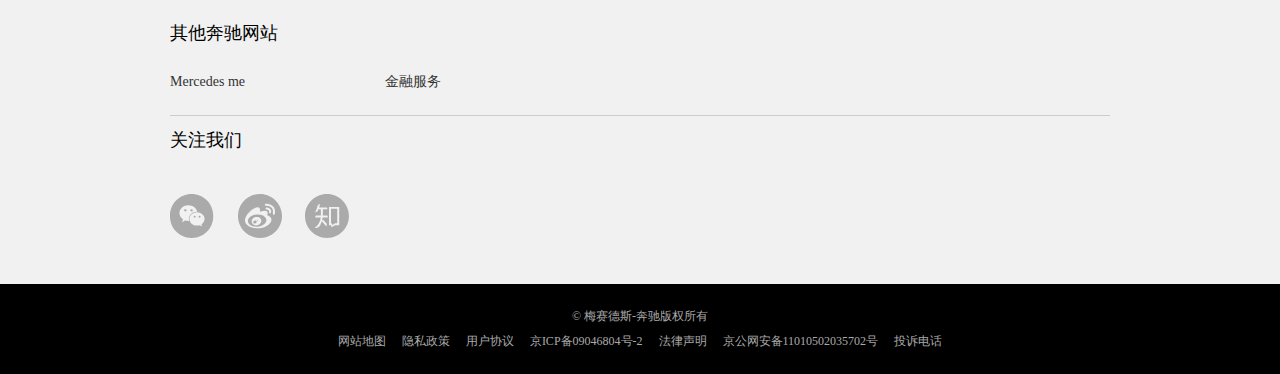
<file: Mercedes-benz星连心服务.html>
<!DOCTYPE html>
<html lang="en">

<head>
    <meta charset="UTF-8">
    <meta name="viewport" content="width=device-width,minimum-scale=1.0,maximum-scale=1.0,user-scalable=no">
    <title>星连心服务，助力战“疫”</title>
    <link rel="stylesheet" href="css/Mercedes-benz首页.css">
    <link rel="stylesheet" href="css/Mercedes-benz星连心服务.css">
    <link rel="icon" type="text/css" href="img/标题栏icon.png" />
</head>

<body>
    <div id="kong">

    </div>
    <div id="navBar">
        <span ondblclick="document.body.scrollTop = 0;
        document.documentElement.scrollTop = 0;"></span>
        <span ondblclick="document.body.scrollTop = 0;
        document.documentElement.scrollTop = 0;"></span>
        <div>
            <p></p>
            <img src="img/navBar logo.png" alt="" onclick="window.open('Mercedes-benz.html','_self') " id="benzlogo">
            <a href="#" onclick="dhlcx1()">车型</a>
            <a href="#" onclick="gczn1()">购车指南</a>
            <a href="#" onclick="khfw1()">客户服务</a>
            <a href="#">Mercedes me</a>
            <a href="Mercedes-AMG.html">梅赛德斯-AMG</a>
            <a href="#" style="color: #00adef;">EQ</a>
            <div onClick="sousuo()" id="searchImg"><img src="img/navBar白色搜索.png" onmouseover="this.src='img/navBar蓝色搜索.png'" onmouseout="this.src='img/navBar白色搜索.png'" style="cursor: pointer; position: relative; top: 3px;" /></div>
        </div>
        <p><a href="Mercedes-benz登录.html" target="_blank" style="font-size:12px;">登录</a> &nbsp;&nbsp; <a href="Mercedes-benz登录.html" target="_blank" style="font-size:12px;">注册</a></p>

    </div>
    <div id="dhlcx">
        <img src="img/菱形.svg" alt="">
        <p>所有车型</p>
        <div id="cxcontent">
            <ul>
                <li>
                    <!-- 轿车 -->
                    <input id="jiaoche" type="radio" name="tab" checked />
                    <label for="jiaoche">轿车</label>
                    <div class="content">
                        <div>
                            <img src="img/benzS级.png" alt="">
                            <p><span>S</span>级 <img src="img/灰横线.svg" alt=""></p>
                            <ul>
                                <li>
                                    S级轿车臻藏版
                                    <span>￥227.88万起/月供￥1,058起</span>
                                </li>
                                <li>
                                    梅赛德斯-迈巴赫S级轿车
                                    <span>￥139.88万起/月供￥6,649起</span>
                                </li>
                                <li>
                                    梅赛德斯-AMG S 63 L 4MATIC+ <br> 梅赛德斯-AMG S 65 L
                                    <span>￥227.88万起/月供￥1,058起</span>
                                </li>
                            </ul>
                        </div>
                        <div>
                            <img src="img/benzE级.png" alt="">
                            <p><span>E</span>级 <img src="img/灰横线.svg" alt=""></p>
                            <ul>
                                <li>
                                    长轴距E级运动轿车
                                    <span>￥42.98万起/月供￥1,158起</span>
                                </li>
                                <li>
                                    长轴距E级轿车
                                    <span>￥42.98万起/月供￥1,158起</span>
                                </li>
                                <li>
                                    标准轴距E级车运动版
                                    <span>￥44.28万起/月供￥1,018起</span>
                                </li>
                                <li>
                                    梅赛德斯- AMG E 43 4MATIC特别版
                                    <span>￥89.58万起/月供￥14,819起</span>
                                </li>
                                <li>
                                    梅赛德斯- AMG E 53 4MATIC+
                                    <span>￥94.88万起/月供￥808起</span>
                                </li>
                                <li>
                                    梅赛德斯-AMG E 63 S4MATIC+
                                    <span>￥156.08万起/月供￥5,1 64起</span>
                                </li>
                            </ul>
                        </div>
                        <div>
                            <img src="img/benzC级.png" alt="">
                            <p><span>C</span>级 <img src="img/灰横线.svg" alt=""></p>
                            <ul>
                                <li>
                                    长轴距C级运动轿车
                                    <span>￥30.78万起/月供￥738起</span>
                                </li>
                                <li>
                                    长轴距C级轿车
                                    <span>￥31.58万起/月供￥758起</span>
                                </li>
                                <li>
                                    标准轴距C级车运动版
                                    <span>￥31.08万起/月供￥688起</span>
                                </li>
                                <li>
                                    C级旅行轿车
                                    <span>￥36.08万起/月供￥818起</span>
                                </li>
                                <li>
                                    梅赛德斯- AMG C 43 4MATIC轿车
                                    <span>￥59.98万起/月供￥918起</span>
                                </li>
                                <li>
                                    新一代梅赛德斯-AMG C 434MATIC旅行轿车特别版
                                    <span>￥65.38万起/月供￥878起</span>
                                </li>
                                <li>
                                    梅赛德斯-AMG C 63
                                    <br> 梅赛德斯-AMG C 63 S
                                    <span>￥92.28万起/月供￥918起</span>
                                </li>
                            </ul>
                        </div>
                        <div>
                            <img src="img/benzA级.png" alt="">
                            <p><span>A</span>级 <img src="img/灰横线.svg" alt=""></p>
                            <ul>
                                <li>
                                    长轴距A级轿车
                                    <span>￥21.18万起/月供￥566起</span>
                                </li>
                                <li>
                                    全新A级车
                                    <span>￥25.78万起/月供￥536起</span>
                                </li>
                                <li>
                                    全新梅赛德斯-AMG A 35 L4MATIC
                                    <span>￥39.98万起/月供￥638起</span>
                                </li>
                                <li>
                                    梅赛德斯-AMG A 45 4MATIC
                                    <span>￥45.38万起/月供￥1,734起</span>
                                </li>
                            </ul>
                        </div>
                    </div>
                </li>
                <li>
                    <!-- SUV -->
                    <input id="SUV" type="radio" name="tab">
                    <label for="SUV">SUV</label>
                    <div class="content">
                        <div>
                            <img src="img/benzG级.png" alt="">
                            <p><span>G</span>级 <img src="img/灰横线.svg" alt=""></p>
                            <ul>
                                <li>
                                    G级越野车
                                    <span>￥162.88万起/月供￥7,667起</span>
                                </li>
                                <li>
                                    新一代梅赛德斯-AMG G 63
                                    <span>￥222 88万起/月供￥9452起</span>
                                </li>
                            </ul>
                        </div>
                        <div>
                            <img src="img/benzGLS.png" alt="">
                            <p><span>GLS</span><img src="img/灰横线.svg" alt=""></p>
                            <ul>
                                <li>
                                    全新GLS SUV
                                    <span>￥103.80万起/月供￥3,128起</span>
                                </li>
                                <li>
                                    梅赛德斯-AMG GLS 63 4MATIC
                                    <span>￥179.98万起/月供￥7,297起</span>
                                </li>
                            </ul>
                        </div>
                        <div>
                            <img src="img/benzGLE.png" alt="">
                            <p><span>GLE</span><img src="img/灰横线.svg" alt=""></p>
                            <ul>
                                <li>
                                    GLE SUV
                                    <span>￥70.98万起/月供￥2,318起</span>
                                </li>
                                <li>
                                    GL E轿跑SUV
                                    <span>￥78.48万起/月供￥1,958起</span>
                                </li>
                                <li>
                                    梅赛德斯-AMG GLE 43 4MATIC
                                    <span>￥94.18万起/月供￥4345起</span>
                                </li>
                                <li>
                                    梅赛德斯-AMG GLE 43 4MATIC轿跑SUV
                                    <span>￥96 48万起/月供￥4,182起</span>
                                </li>
                                <li>
                                    全新梅赛德斯-AMG GLE 53 4MATIC+
                                    <span>￥98.88万起/月供￥15,263起</span>
                                </li>
                                <li>
                                    梅赛德斯-AMG GLE 63 4MATIC
                                    <span>￥1 68.58万起/月供￥6,992起</span>
                                </li>
                                <li>
                                    梅赛德斯-AMG GLE 63 4MATIC轿跑SUV
                                    <span>￥175.38万起/月供￥6,784起</span>
                                </li>
                            </ul>
                        </div>
                        <div>
                            <img src="img/benzGLC.png" alt="">
                            <p><span>GLC</span><img src="img/灰横线.svg" alt=""></p>
                            <ul>
                                <li>
                                    新一代长轴距GLC SUV
                                    <span>￥39.28万起/月供￥1,078起</span>
                                </li>
                                <li>
                                    新一代GLC轿跑SUV
                                    <span>￥45.88万起/月供￥1,478起</span>
                                </li>
                                <li>
                                    梅赛德斯-AMG GLC 43 4MATIC
                                    <span>￥63.68万起/月供￥1,088起</span>
                                </li>
                                <li>
                                    梅赛德斯-AMG GLC 43 4MATIC轿跑SUV
                                    <span>￥66.38万起/月供￥988起</span>
                                </li>
                                <li>
                                    梅赛德斯-AMG GLC 63 4MATIC+
                                    <span>￥96.58万起/月供￥1,268起</span>
                                </li>
                                <li>
                                    梅赛德斯-AMG GLC 63 4MATIC+轿跑SUV
                                    <span>￥99.48万起/月供￥1,078起</span>
                                </li>
                            </ul>
                        </div>
                    </div>
                </li>
                <li>
                    <!-- 敞篷跑车 -->
                    <input id="cppc" type="radio" name="tab">
                    <label for="cppc">轿跑车&敞篷跑车</label>
                    <div class="content">
                        <div>
                            <img src="img/benz轿跑S.png" alt="">
                            <p><span>S</span>级<img src="img/灰横线.svg" alt=""></p>
                            <ul>
                                <li>
                                    S级轿跑车
                                    <span>￥121.88万起/月供￥2,848起</span>
                                </li>
                                <li>
                                    梅赛德斯- AMG S 63 4MATIC+轿跑车
                                    <span>￥229.88万起/月供￥628起</span>
                                </li>
                            </ul>
                        </div>
                        <div>
                            <img src="img/benz轿跑E.png" alt="">
                            <p><span>E</span>级<img src="img/灰横线.svg" alt=""></p>
                            <ul>
                                <li>
                                    E级轿跑车
                                    <span>￥52.18万起/月供￥1,080起</span>
                                </li>
                                <li>
                                    E级敞篷轿跑车
                                    <span>￥63.38万起/月供￥1,305起</span>
                                </li>
                                <li>
                                    梅赛德斯- AMG E 53 4MATIC+轿跑车
                                    <span>￥97.88万起/月供￥828起</span>
                                </li>
                            </ul>
                        </div>
                        <div>
                            <img src="img/benz轿跑C.png" alt="">
                            <p><span>C</span>级<img src="img/灰横线.svg" alt=""></p>
                            <ul>
                                <li>
                                    C级轿跑车
                                    <span>￥34.68万起/月供￥888起</span>
                                </li>
                                <li>
                                    梅赛德斯-AMG C 43 4MATIC轿跑车
                                    <span>￥63. .48万起/月供￥848起</span>
                                </li>
                                <li>
                                    梅赛德斯- AMG C 63轿跑车<br>梅赛德斯-AMG C 63 S轿跑车
                                    <span>￥95.28万起/月供￥828起</span>
                                </li>
                            </ul>
                        </div>
                        <div>
                            <img src="img/benz轿跑CLS.png" alt="">
                            <p><span>CLS</span><img src="img/灰横线.svg" alt=""></p>
                            <ul>
                                <li>
                                    梅赛德斯-AMG GT四门跑车
                                    <span>￥97.38万起/月供￥14,157起</span>
                                </li>
                            </ul>
                        </div>
                    </div>
                </li>
                <li>
                    <!-- MPV -->
                    <input id="MPV" type="radio" name="tab" />
                    <label for="MPV">MPV</label>
                    <div class="content">
                        <div>
                            <img src="img/benzV级.png" alt="">
                            <p><span>V</span>级 <img src="img/灰横线.svg" alt=""></p>
                            <ul>
                                <li>
                                    梅赛德斯奔驰V级MPV
                                    <span>￥47.18万起/月供￥6,964起</span> </li>
                            </ul>
                        </div>
                        <div>
                            <img src="img/benzVito.png" alt="">
                            <p><span>Vito</span><img src="img/灰横线.svg" alt=""></p>
                            <ul>
                                <li>
                                    梅赛德斯-奔驰威霆MPV
                                    <span>￥28.98万起/月供￥4,342起</span>
                                </li>
                            </ul>
                        </div>
                    </div>
                </li>
                <li>
                    <!-- 纯电动车 -->
                    <input id="cddc" type="radio" name="tab" />
                    <label for="cddc">纯电动车</label>
                    <div class="content">
                        <div>
                            <img src="img/benzEQC.png" alt="">
                            <p><span>EQC</span><img src="img/灰横线.svg" alt=""></p>
                            <ul>
                                <li>
                                    全新梅赛德斯-奔驰EQC纯电SUV
                                    <span>￥57.98万起/月供￥1,454起</span>
                                </li>
                            </ul>
                        </div>
                    </div>
                </li>
            </ul>
        </div>
        <div>
            <h5>车型总览</h5>
            <h5>认证二手车</h5>
            <h5>车型比较</h5>
        </div>
    </div>
    <div id="gczn">
        <img src="img/菱形.svg" alt="">
        <p>购车指南</p>
        <div>
            <div>
                <img src="img/benz1.jpg" alt="">
                <p>限时购车新方案</p>
                <p>提供人性化的选车和购车方案，让购车体验更多元，更轻松。</p>
            </div>
            <div>
                <img src="img/benz2.jpg" alt="">
                <p>查找经销商</p>
                <p>根据服务项目及贩售车型，筛选出符合您需求的经销商。</p>
            </div>
            <div>
                <img src="img/benz3.png" alt="">
                <p>金融计算器</p>
                <p>提供各种弹性购车的新方案，您可以根据预算来进行试算。</p>
            </div>
            <div>
                <img src="img/benz4.png" alt="">
                <p>预约试驾</p>
                <p>选择您心仪的车型，联系经销商，即刻体验梅赛德斯-奔驰。</p>
            </div>
            <div>
                <img src="img/benz5.jpg" alt="">
                <p>在线购车</p>
                <p>提供详细专业的在线购车方式及优惠方案，随时随地，轻松购车。</p>
            </div>
            <div>
                <img src="img/benz6.jpg" alt="">
                <p>在线购车</p>
                <p>为您提供公司用车管理建议及购买、拥有、保养和车贷等咨询服务。</p>
            </div>
            <div>
                <img src="img/benz7.jpg" alt="">
                <p>下载产品手册</p>
                <p>选择心仪的梅赛德斯奔驰车型，即可下载产品手册全面了解车型。</p>
            </div>
            <div>
                <img src="img/benz8.jpg" alt="">
                <p>二手查询</p>
                <p>梅赛德斯-奔驰星睿认证二车，用奔驰的品质让奔驰继续。</p>
            </div>
        </div>
    </div>
    <div id="khfw">
        <img src="img/菱形.svg" alt="">
        <p>客户服务</p>
        <div>
            <div>
                <img src="img/11.jpg" alt="">
                <p>最新活动信息</p>
                <p>丰富多彩的活动让车主安然悠享用车生活，与爱车共度的美好时光。</p>
            </div>
            <div>
                <img src="img/22.jpg" alt="">
                <p>车辆保养与维修</p>
                <p>关注车主用车期间不同阶段的需求，提供高效愉悦的移动出行解决方案。</p>
            </div>
            <div>
                <img src="img/33.jpg" alt="">
                <p>Mercedes me 车主俱乐部</p>
                <p>携手跨行业合作伙伴为会员打造优质的用车体验和多方位的生活关怀。</p>
            </div>
            <div>
                <img src="img/44.jpg" alt="">
                <p>金融服务</p>
                <p>选择奔驰金融，轻松拥享梦想星徽座驾。</p>
            </div>
            <div>
                <img src="img/55.jpg" alt="">
                <p>选装配件</p>
                <p>提供车辆个性化产品，满足更加安全，舒适，便利的用车体验。</p>
            </div>
            <div>
                <img src="img/66.jpg" alt="">
                <p>Mercedes me 互联商店</p>
                <p>在线购买奔驰专属服务，享受定制化人车交互体验。</p>
            </div>
            <div>
                <img src="img/77.jpg" alt="">
                <p>梅赛德斯-奔驰官方应用程序</p>
                <p>包括了销售售后的全生命周期一站式销售服务平台。</p>
            </div>
            <div>
                <img src="img/88.jpg" alt="">
                <p>查找充电桩</p>
                <p>随时随地查找周围充电桩，令您安心享受电动出行乐趣。</p>
            </div>
        </div>
    </div>
    <!-- input搜索框 -->
    <p id="search"><input type="search" placeholder="全新GLB SUV" />
        <span></span>
    </p>
    <!-- 星连心服务首页大图 -->
    <div id="xlxfw">

    </div>
    <div id="xlxfwBody">
        <p>星连心服务，助力战“疫”</p>
        <p>梅赛德斯奔驰始终坚持人性化服务，面对疫情我们在行动</p>
        <p>2020年2月8日</p>
        <div></div>
    </div>
    <!-- 分享到 -->
    <div id="fxd">
        <span>分享到</span>
        <a href="#"><img src="img/微信logo.svg" alt=""></a>
        <a href="#"><img src="img/微博logo.svg" alt=""></a>
    </div>
    <!-- 下部导航栏 -->
    <div id="bottomNav">
        <div>
            <ul>
                <h4 onclick="bncxss();">车型</h4>
                <li onclick="window.open('Mercedes-benz车型.html#mljjc','_self')">轿车</li>
                <li onclick="window.open('Mercedes-benz车型.html#mljsuv','_self')">SUV</li>
                <li onclick="window.open('Mercedes-benz车型.html#mljjp','_self')">轿跑车和敞篷跑车</li>
                <li onclick="window.open('Mercedes-benz车型.html#mljmpv','_self')">MPV</li>
                <li onclick="window.open('Mercedes-benz车型.html#mljddc','_self')">纯电动车</li>
                <li onclick="window.open('Mercedes-benz车型.html','_self')">车型总览</li>
                <li>认证二手车</li>
                <div id="bncx">
                    <li onclick="window.open('Mercedes-benz车型.html#mljjc','_self')">轿车</li>
                    <li onclick="window.open('Mercedes-benz车型.html#mljsuv','_self')">SUV</li>
                    <li onclick="window.open('Mercedes-benz车型.html#mljjp','_self')">轿跑车和敞篷跑车</li>
                    <li onclick="window.open('Mercedes-benz车型.html#mljmpv','_self')">MPV</li>
                    <li onclick="window.open('Mercedes-benz车型.html#mljddc','_self')">纯电动车</li>
                    <li onclick="window.open('Mercedes-benz车型.html','_self')">车型总览</li>
                    <li>认证二手车</li>
                </div>

            </ul>
            <ul>
                <h4 onclick="bngcznss();">购车指南</h4>
                <li>限时购车新方案</li>
                <li onclick="window.open('Mercedes-benz查找经销商.html','_self')">查找经销商</li>
                <li>金融计算器</li>
                <li>预约试驾</li>
                <li>在线购车</li>
                <li>下载产品手册</li>
                <li>车型比较</li>
                <li>留学回国人员购车业务</li>
                <div id="bngczn">
                    <li>限时购车新方案</li>
                    <li onclick="window.open('Mercedes-benz查找经销商.html','_self')">查找经销商</li>
                    <li>金融计算器</li>
                    <li>预约试驾</li>
                    <li>在线购车</li>
                    <li>下载产品手册</li>
                    <li>车型比较</li>
                    <li>留学回国人员购车业务</li>
                </div>

            </ul>
            <ul>
                <h4 onclick="bnkhfwss();">客户服务</h4>
                <li>星徽保养菜单</li>
                <li>原厂修养套餐家族</li>
                <li>手机端服务体验</li>
                <li>选装配件及精品</li>
                <li>原厂配件</li>
                <li>事故与保险服务</li>
                <li>24小时道路救援</li>
                <li>召回通知</li>
                <li>金融服务</li>
                <li>服务公约</li>
                <div id="bnkhfw">
                    <li>星徽保养菜单</li>
                    <li>原厂修养套餐家族</li>
                    <li>手机端服务体验</li>
                    <li>选装配件及精品</li>
                    <li>原厂配件</li>
                    <li>事故与保险服务</li>
                    <li>24小时道路救援</li>
                    <li>召回通知</li>
                    <li>金融服务</li>
                    <li>服务公约</li>
                </div>

            </ul>
            <ul>
                <h4 onclick="bnbctxss();">奔驰天下</h4>
                <li>品牌介绍</li>
                <li>Mercedes me</li>
                <li>星友荟</li>
                <li>奔驰杂志</li>
                <li>奔驰新闻</li>
                <li>企业社会责任</li>
                <li>供应商信息平台</li>
                <li>环保信息查询</li>
                <div id="bnbctx">
                    <li>品牌介绍</li>
                    <li>Mercedes me</li>
                    <li>星友荟</li>
                    <li>奔驰杂志</li>
                    <li>奔驰新闻</li>
                    <li>企业社会责任</li>
                    <li>供应商信息平台</li>
                    <li>环保信息查询</li>
                </div>

            </ul>
        </div>
        <div>
            <h4>其他奔驰网站</h4>
            <p><a href="#">Mercedes me</a><a href="#">金融服务</a></p>
        </div>
        <div>
            <h4>关注我们</h4>
            <a href="">
                <img src="img/微信灰色.svg" onmouseover="this.src='img/微信mouse.svg'" onmouseout="this.src='img/微信灰色.svg'" />
            </a>
            <a href="">
                <img src="img/微博灰色.svg" onmouseover="this.src='img/微博mouse.svg'" onmouseout="this.src='img/微博灰色.svg'" />
            </a>
            <a href="">
                <img src="img/知乎灰色.svg" onmouseover="this.src='img/知乎mouse.svg'" onmouseout="this.src='img/知乎灰色.svg'" />
            </a>
        </div>
    </div>
    <!-- 版权部份 -->

    <div id="banquan">
        <div><a href="#"> &copy; 梅赛德斯-奔驰版权所有</a></div>
        <div>
            <a href="#">网站地图</a>
            <a href="#">隐私政策</a>
            <a href="#">用户协议</a>
            <a href="#">京ICP备09046804号-2</a>
            <a href="#">法律声明</a>
            <a href="#">京公网安备11010502035702号</a>
            <a href="#">投诉电话</a>
        </div>
    </div>
    <!-- 联系我们按钮 -->
    <div id="leftbottom" onclick="window.open('Mercedes-benz联系我们.html')">

    </div>
    <script src="js/Mercedes-benz导航栏.js"></script>
    <script src="js/Mercedes-benz单击.js"></script>
</body>

</html>
</file>
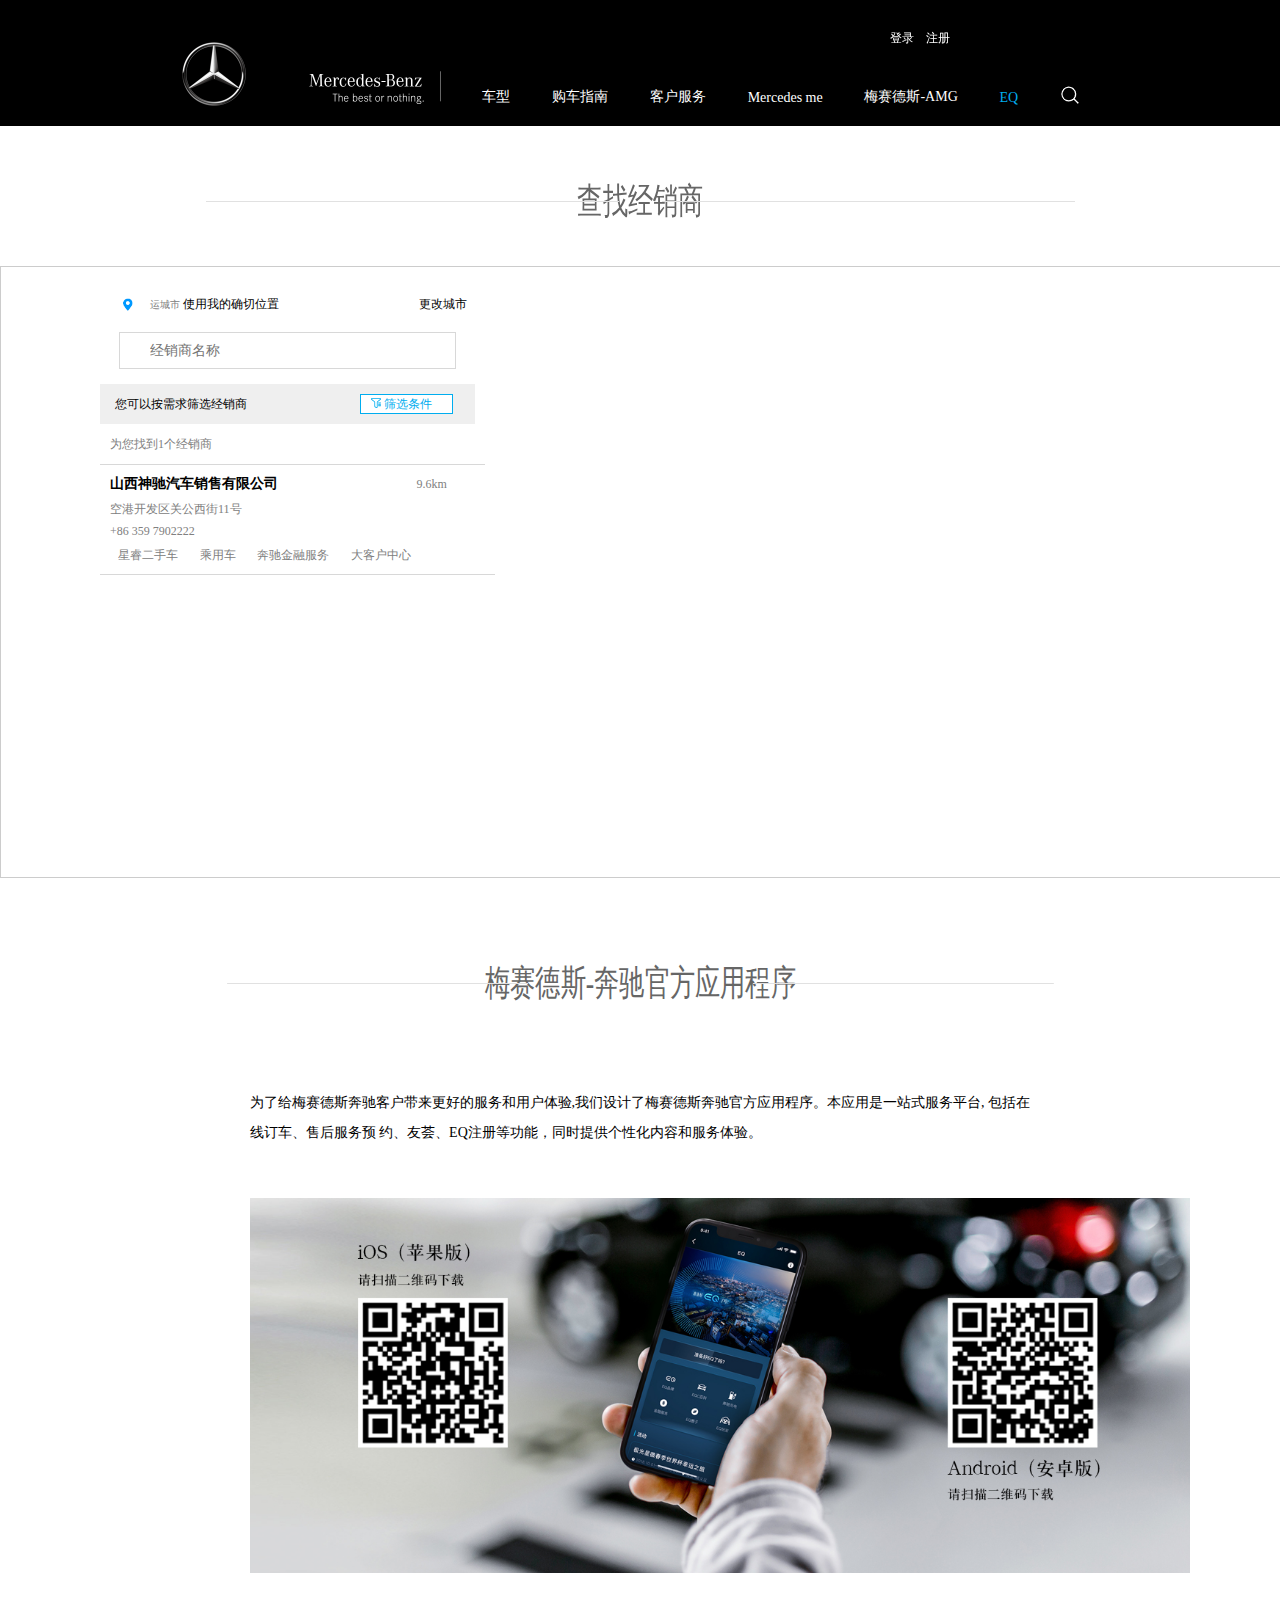
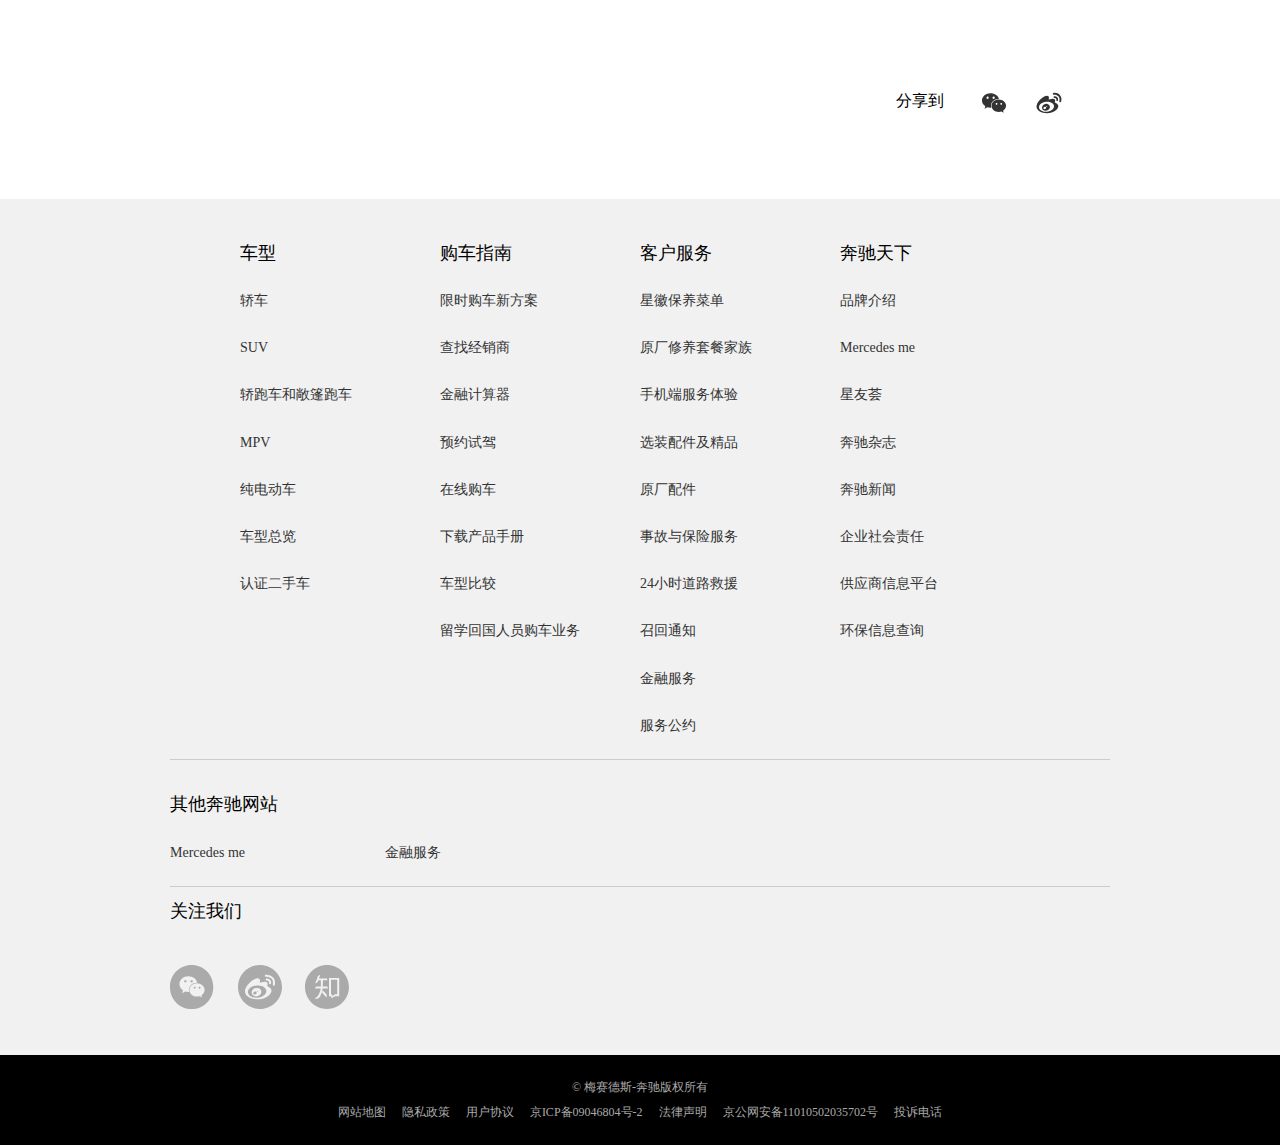
<file: Mercedes-benz查找经销商.html>
<!DOCTYPE html>
<html xmlns="http://www.w3.org/1999/xhtml">

<head>
    <meta http-equiv="Content-Type" content="text/html; charset=utf-8" />
    <meta name="keywords" content="百度地图,百度地图API，百度地图自定义工具，百度地图所见即所得工具" />
    <meta name="description" content="百度地图API自定义地图，帮助用户在可视化操作下生成百度地图" />
    <title>查找经销商</title>
    <link rel="stylesheet" href="css/Mercedes-benz首页.css">
    <link rel="stylesheet" href="css/Mercedes-benz查找经销商.css">
    <link rel="icon" type="text/css" href="img/标题栏icon.png" />
    <script src="js/Mercedes-benz导航栏.js"></script>
    <!--引用百度地图API-->
    <script type="text/javascript" src="http://api.map.baidu.com/api?v=2.0&ak=pzS8YtrGl5SkpUC61dRutOxj1pz60olm"></script>
</head>

<body>
    <div id="kong">

    </div>
    <div id="navBar">
        <span ondblclick="document.body.scrollTop = 0;
        document.documentElement.scrollTop = 0;"></span>
        <span ondblclick="document.body.scrollTop = 0;
        document.documentElement.scrollTop = 0;"></span>
        <div>
            <p></p>
            <img src="img/navBar logo.png" alt="" onclick="window.open('Mercedes-benz.html','_self') " id="benzlogo">
            <a href="#" onclick="dhlcx1()">车型</a>
            <a href="#" onclick="gczn1()">购车指南</a>
            <a href="#" onclick="khfw1()">客户服务</a>
            <a href="#">Mercedes me</a>
            <a href="Mercedes-AMG.html">梅赛德斯-AMG</a>
            <a href="#" style="color: #00adef;">EQ</a>
            <div onClick="javascript: sousuo()" id="searchImg"><img src="img/navBar白色搜索.png" onmouseover="this.src='img/navBar蓝色搜索.png'" onmouseout="this.src='img/navBar白色搜索.png'" style="cursor: pointer; position: relative; top: 3px;" /></div>
        </div>
        <p><a href="Mercedes-benz登录.html" target="_blank" style="font-size:12px;">登录</a> &nbsp;&nbsp; <a href="Mercedes-benz登录.html" target="_blank" style="font-size:12px;">注册</a></p>

    </div>
    <div id="dhlcx">
        <img src="img/菱形.svg" alt="">
        <p>所有车型</p>
        <div id="cxcontent">
            <ul>
                <li>
                    <!-- 轿车 -->
                    <input id="jiaoche" type="radio" name="tab" checked />
                    <label for="jiaoche">轿车</label>
                    <div class="content">
                        <div>
                            <img src="img/benzS级.png" alt="">
                            <p><span>S</span>级 <img src="img/灰横线.svg" alt=""></p>
                            <ul>
                                <li>
                                    S级轿车臻藏版
                                    <span>￥227.88万起/月供￥1,058起</span>
                                </li>
                                <li>
                                    梅赛德斯-迈巴赫S级轿车
                                    <span>￥139.88万起/月供￥6,649起</span>
                                </li>
                                <li>
                                    梅赛德斯-AMG S 63 L 4MATIC+ <br> 梅赛德斯-AMG S 65 L
                                    <span>￥227.88万起/月供￥1,058起</span>
                                </li>
                            </ul>
                        </div>
                        <div>
                            <img src="img/benzE级.png" alt="">
                            <p><span>E</span>级 <img src="img/灰横线.svg" alt=""></p>
                            <ul>
                                <li>
                                    长轴距E级运动轿车
                                    <span>￥42.98万起/月供￥1,158起</span>
                                </li>
                                <li>
                                    长轴距E级轿车
                                    <span>￥42.98万起/月供￥1,158起</span>
                                </li>
                                <li>
                                    标准轴距E级车运动版
                                    <span>￥44.28万起/月供￥1,018起</span>
                                </li>
                                <li>
                                    梅赛德斯- AMG E 43 4MATIC特别版
                                    <span>￥89.58万起/月供￥14,819起</span>
                                </li>
                                <li>
                                    梅赛德斯- AMG E 53 4MATIC+
                                    <span>￥94.88万起/月供￥808起</span>
                                </li>
                                <li>
                                    梅赛德斯-AMG E 63 S4MATIC+
                                    <span>￥156.08万起/月供￥5,1 64起</span>
                                </li>
                            </ul>
                        </div>
                        <div>
                            <img src="img/benzC级.png" alt="">
                            <p><span>C</span>级 <img src="img/灰横线.svg" alt=""></p>
                            <ul>
                                <li>
                                    长轴距C级运动轿车
                                    <span>￥30.78万起/月供￥738起</span>
                                </li>
                                <li>
                                    长轴距C级轿车
                                    <span>￥31.58万起/月供￥758起</span>
                                </li>
                                <li>
                                    标准轴距C级车运动版
                                    <span>￥31.08万起/月供￥688起</span>
                                </li>
                                <li>
                                    C级旅行轿车
                                    <span>￥36.08万起/月供￥818起</span>
                                </li>
                                <li>
                                    梅赛德斯- AMG C 43 4MATIC轿车
                                    <span>￥59.98万起/月供￥918起</span>
                                </li>
                                <li>
                                    新一代梅赛德斯-AMG C 434MATIC旅行轿车特别版
                                    <span>￥65.38万起/月供￥878起</span>
                                </li>
                                <li>
                                    梅赛德斯-AMG C 63
                                    <br> 梅赛德斯-AMG C 63 S
                                    <span>￥92.28万起/月供￥918起</span>
                                </li>
                            </ul>
                        </div>
                        <div>
                            <img src="img/benzA级.png" alt="">
                            <p><span>A</span>级 <img src="img/灰横线.svg" alt=""></p>
                            <ul>
                                <li>
                                    长轴距A级轿车
                                    <span>￥21.18万起/月供￥566起</span>
                                </li>
                                <li>
                                    全新A级车
                                    <span>￥25.78万起/月供￥536起</span>
                                </li>
                                <li>
                                    全新梅赛德斯-AMG A 35 L4MATIC
                                    <span>￥39.98万起/月供￥638起</span>
                                </li>
                                <li>
                                    梅赛德斯-AMG A 45 4MATIC
                                    <span>￥45.38万起/月供￥1,734起</span>
                                </li>
                            </ul>
                        </div>
                    </div>
                </li>
                <li>
                    <!-- SUV -->
                    <input id="SUV" type="radio" name="tab">
                    <label for="SUV">SUV</label>
                    <div class="content">
                        <div>
                            <img src="img/benzG级.png" alt="">
                            <p><span>G</span>级 <img src="img/灰横线.svg" alt=""></p>
                            <ul>
                                <li>
                                    G级越野车
                                    <span>￥162.88万起/月供￥7,667起</span>
                                </li>
                                <li>
                                    新一代梅赛德斯-AMG G 63
                                    <span>￥222 88万起/月供￥9452起</span>
                                </li>
                            </ul>
                        </div>
                        <div>
                            <img src="img/benzGLS.png" alt="">
                            <p><span>GLS</span><img src="img/灰横线.svg" alt=""></p>
                            <ul>
                                <li>
                                    全新GLS SUV
                                    <span>￥103.80万起/月供￥3,128起</span>
                                </li>
                                <li>
                                    梅赛德斯-AMG GLS 63 4MATIC
                                    <span>￥179.98万起/月供￥7,297起</span>
                                </li>
                            </ul>
                        </div>
                        <div>
                            <img src="img/benzGLE.png" alt="">
                            <p><span>GLE</span><img src="img/灰横线.svg" alt=""></p>
                            <ul>
                                <li>
                                    GLE SUV
                                    <span>￥70.98万起/月供￥2,318起</span>
                                </li>
                                <li>
                                    GL E轿跑SUV
                                    <span>￥78.48万起/月供￥1,958起</span>
                                </li>
                                <li>
                                    梅赛德斯-AMG GLE 43 4MATIC
                                    <span>￥94.18万起/月供￥4345起</span>
                                </li>
                                <li>
                                    梅赛德斯-AMG GLE 43 4MATIC轿跑SUV
                                    <span>￥96 48万起/月供￥4,182起</span>
                                </li>
                                <li>
                                    全新梅赛德斯-AMG GLE 53 4MATIC+
                                    <span>￥98.88万起/月供￥15,263起</span>
                                </li>
                                <li>
                                    梅赛德斯-AMG GLE 63 4MATIC
                                    <span>￥1 68.58万起/月供￥6,992起</span>
                                </li>
                                <li>
                                    梅赛德斯-AMG GLE 63 4MATIC轿跑SUV
                                    <span>￥175.38万起/月供￥6,784起</span>
                                </li>
                            </ul>
                        </div>
                        <div>
                            <img src="img/benzGLC.png" alt="">
                            <p><span>GLC</span><img src="img/灰横线.svg" alt=""></p>
                            <ul>
                                <li>
                                    新一代长轴距GLC SUV
                                    <span>￥39.28万起/月供￥1,078起</span>
                                </li>
                                <li>
                                    新一代GLC轿跑SUV
                                    <span>￥45.88万起/月供￥1,478起</span>
                                </li>
                                <li>
                                    梅赛德斯-AMG GLC 43 4MATIC
                                    <span>￥63.68万起/月供￥1,088起</span>
                                </li>
                                <li>
                                    梅赛德斯-AMG GLC 43 4MATIC轿跑SUV
                                    <span>￥66.38万起/月供￥988起</span>
                                </li>
                                <li>
                                    梅赛德斯-AMG GLC 63 4MATIC+
                                    <span>￥96.58万起/月供￥1,268起</span>
                                </li>
                                <li>
                                    梅赛德斯-AMG GLC 63 4MATIC+轿跑SUV
                                    <span>￥99.48万起/月供￥1,078起</span>
                                </li>
                            </ul>
                        </div>
                    </div>
                </li>
                <li>
                    <!-- 敞篷跑车 -->
                    <input id="cppc" type="radio" name="tab">
                    <label for="cppc">轿跑车&敞篷跑车</label>
                    <div class="content">
                        <div>
                            <img src="img/benz轿跑S.png" alt="">
                            <p><span>S</span>级<img src="img/灰横线.svg" alt=""></p>
                            <ul>
                                <li>
                                    S级轿跑车
                                    <span>￥121.88万起/月供￥2,848起</span>
                                </li>
                                <li>
                                    梅赛德斯- AMG S 63 4MATIC+轿跑车
                                    <span>￥229.88万起/月供￥628起</span>
                                </li>
                            </ul>
                        </div>
                        <div>
                            <img src="img/benz轿跑E.png" alt="">
                            <p><span>E</span>级<img src="img/灰横线.svg" alt=""></p>
                            <ul>
                                <li>
                                    E级轿跑车
                                    <span>￥52.18万起/月供￥1,080起</span>
                                </li>
                                <li>
                                    E级敞篷轿跑车
                                    <span>￥63.38万起/月供￥1,305起</span>
                                </li>
                                <li>
                                    梅赛德斯- AMG E 53 4MATIC+轿跑车
                                    <span>￥97.88万起/月供￥828起</span>
                                </li>
                            </ul>
                        </div>
                        <div>
                            <img src="img/benz轿跑C.png" alt="">
                            <p><span>C</span>级<img src="img/灰横线.svg" alt=""></p>
                            <ul>
                                <li>
                                    C级轿跑车
                                    <span>￥34.68万起/月供￥888起</span>
                                </li>
                                <li>
                                    梅赛德斯-AMG C 43 4MATIC轿跑车
                                    <span>￥63. .48万起/月供￥848起</span>
                                </li>
                                <li>
                                    梅赛德斯- AMG C 63轿跑车<br>梅赛德斯-AMG C 63 S轿跑车
                                    <span>￥95.28万起/月供￥828起</span>
                                </li>
                            </ul>
                        </div>
                        <div>
                            <img src="img/benz轿跑CLS.png" alt="">
                            <p><span>CLS</span><img src="img/灰横线.svg" alt=""></p>
                            <ul>
                                <li>
                                    梅赛德斯-AMG GT四门跑车
                                    <span>￥97.38万起/月供￥14,157起</span>
                                </li>
                            </ul>
                        </div>
                    </div>
                </li>
                <li>
                    <!-- MPV -->
                    <input id="MPV" type="radio" name="tab" />
                    <label for="MPV">MPV</label>
                    <div class="content">
                        <div>
                            <img src="img/benzV级.png" alt="">
                            <p><span>V</span>级 <img src="img/灰横线.svg" alt=""></p>
                            <ul>
                                <li>
                                    梅赛德斯奔驰V级MPV
                                    <span>￥47.18万起/月供￥6,964起</span> </li>
                            </ul>
                        </div>
                        <div>
                            <img src="img/benzVito.png" alt="">
                            <p><span>Vito</span><img src="img/灰横线.svg" alt=""></p>
                            <ul>
                                <li>
                                    梅赛德斯-奔驰威霆MPV
                                    <span>￥28.98万起/月供￥4,342起</span>
                                </li>
                            </ul>
                        </div>
                    </div>
                </li>
                <li>
                    <!-- 纯电动车 -->
                    <input id="cddc" type="radio" name="tab" />
                    <label for="cddc">纯电动车</label>
                    <div class="content">
                        <div>
                            <img src="img/benzEQC.png" alt="">
                            <p><span>EQC</span><img src="img/灰横线.svg" alt=""></p>
                            <ul>
                                <li>
                                    全新梅赛德斯-奔驰EQC纯电SUV
                                    <span>￥57.98万起/月供￥1,454起</span>
                                </li>
                            </ul>
                        </div>
                    </div>
                </li>
            </ul>
        </div>
        <div>
            <h5>车型总览</h5>
            <h5>认证二手车</h5>
            <h5>车型比较</h5>
        </div>
    </div>
    <div id="gczn">
        <img src="img/菱形.svg" alt="">
        <p>购车指南</p>
        <div>
            <div>
                <img src="img/benz1.jpg" alt="">
                <p>限时购车新方案</p>
                <p>提供人性化的选车和购车方案，让购车体验更多元，更轻松。</p>
            </div>
            <div>
                <img src="img/benz2.jpg" alt="">
                <p>查找经销商</p>
                <p>根据服务项目及贩售车型，筛选出符合您需求的经销商。</p>
            </div>
            <div>
                <img src="img/benz3.png" alt="">
                <p>金融计算器</p>
                <p>提供各种弹性购车的新方案，您可以根据预算来进行试算。</p>
            </div>
            <div>
                <img src="img/benz4.png" alt="">
                <p>预约试驾</p>
                <p>选择您心仪的车型，联系经销商，即刻体验梅赛德斯-奔驰。</p>
            </div>
            <div>
                <img src="img/benz5.jpg" alt="">
                <p>在线购车</p>
                <p>提供详细专业的在线购车方式及优惠方案，随时随地，轻松购车。</p>
            </div>
            <div>
                <img src="img/benz6.jpg" alt="">
                <p>在线购车</p>
                <p>为您提供公司用车管理建议及购买、拥有、保养和车贷等咨询服务。</p>
            </div>
            <div>
                <img src="img/benz7.jpg" alt="">
                <p>下载产品手册</p>
                <p>选择心仪的梅赛德斯奔驰车型，即可下载产品手册全面了解车型。</p>
            </div>
            <div>
                <img src="img/benz8.jpg" alt="">
                <p>二手查询</p>
                <p>梅赛德斯-奔驰星睿认证二车，用奔驰的品质让奔驰继续。</p>
            </div>
        </div>
    </div>
    <div id="khfw">
        <img src="img/菱形.svg" alt="">
        <p>客户服务</p>
        <div>
            <div>
                <img src="img/11.jpg" alt="">
                <p>最新活动信息</p>
                <p>丰富多彩的活动让车主安然悠享用车生活，与爱车共度的美好时光。</p>
            </div>
            <div>
                <img src="img/22.jpg" alt="">
                <p>车辆保养与维修</p>
                <p>关注车主用车期间不同阶段的需求，提供高效愉悦的移动出行解决方案。</p>
            </div>
            <div>
                <img src="img/33.jpg" alt="">
                <p>Mercedes me 车主俱乐部</p>
                <p>携手跨行业合作伙伴为会员打造优质的用车体验和多方位的生活关怀。</p>
            </div>
            <div>
                <img src="img/44.jpg" alt="">
                <p>金融服务</p>
                <p>选择奔驰金融，轻松拥享梦想星徽座驾。</p>
            </div>
            <div>
                <img src="img/55.jpg" alt="">
                <p>选装配件</p>
                <p>提供车辆个性化产品，满足更加安全，舒适，便利的用车体验。</p>
            </div>
            <div>
                <img src="img/66.jpg" alt="">
                <p>Mercedes me 互联商店</p>
                <p>在线购买奔驰专属服务，享受定制化人车交互体验。</p>
            </div>
            <div>
                <img src="img/77.jpg" alt="">
                <p>梅赛德斯-奔驰官方应用程序</p>
                <p>包括了销售售后的全生命周期一站式销售服务平台。</p>
            </div>
            <div>
                <img src="img/88.jpg" alt="">
                <p>查找充电桩</p>
                <p>随时随地查找周围充电桩，令您安心享受电动出行乐趣。</p>
            </div>
        </div>
    </div>
    <!-- input搜索框 -->
    <p id="search"><input type="search" placeholder="全新GLB SUV" />
        <span></span>
    </p>
    <div id="czjxsMap">

    </div>
    <div id="czjxs">
        <p>查找经销商</p>
    </div>
    <!--百度地图容器-->
    <div id="mapBox" style="position: relative;">
        <div style="width:100%;height:610px;border:#ccc solid 1px;font-size:12px;" id="map">
        </div>
        <div id="mapLeft">
            <p><img src="img/定位.svg" style="position:absolute;cursor: pointer; top: 21px;left: 20px;"> 运城市 <a href="#" style="margin-right: 140px;">使用我的确切位置</a><a href="#">更改城市</a></p>
            <input type="scarch" placeholder="经销商名称">
            <div>您可以按需求筛选经销商 <span><img src="img/筛 选.svg"style="width:10px;" alt=""> 筛选条件</span></div>
            <p>为您找到1个经销商</p>
            <div id="jxs">
                <h6>山西神驰汽车销售有限公司 <span>9.6km</span></h6>
                <p>空港开发区关公西街11号</p>
                <p>+86 359 7902222</p>
                <ul>
                    <li>星睿二手车</li>
                    <li>乘用车</li>
                    <li>奔驰金融服务</li>
                    <li>大客户中心</li>
                </ul>
            </div>
        </div>
    </div>
    <div id="mapBottom">
        <p>梅赛德斯-奔驰官方应用程序</p>
        <p>
            为了给梅赛德斯奔驰客户带来更好的服务和用户体验,我们设计了梅赛德斯奔驰官方应用程序。本应用是一站式服务平台, 包括在线订车、售后服务预 约、友荟、EQ注册等功能，同时提供个性化内容和服务体验。
        </p>
        <div>
            <img src="img/查找PC.jpg" alt="">
        </div>
    </div>
    <!-- 分享到 -->
    <div id="fxd">
        <span>分享到</span>
        <a href="#"><img src="img/微信logo.svg" alt=""></a>
        <a href="#"><img src="img/微博logo.svg" alt=""></a>
    </div>
    <!-- 下部导航栏 -->
    <div id="bottomNav">
        <div>
            <ul>
                <h4>车型</h4>
                <li>轿车</li>
                <li>SUV</li>
                <li>轿跑车和敞篷跑车</li>
                <li>MPV</li>
                <li>纯电动车</li>
                <li>车型总览</li>
                <li>认证二手车</li>
            </ul>
            <ul>
                <h4>购车指南</h4>
                <li>限时购车新方案</li>
                <li onclick="window.open('Mercedes-benz查找经销商.html','_self')">查找经销商</li>
                <li>金融计算器</li>
                <li>预约试驾</li>
                <li>在线购车</li>
                <li>下载产品手册</li>
                <li>车型比较</li>
                <li>留学回国人员购车业务</li>
            </ul>
            <ul>
                <h4>客户服务</h4>
                <li>星徽保养菜单</li>
                <li>原厂修养套餐家族</li>
                <li>手机端服务体验</li>
                <li>选装配件及精品</li>
                <li>原厂配件</li>
                <li>事故与保险服务</li>
                <li>24小时道路救援</li>
                <li>召回通知</li>
                <li>金融服务</li>
                <li>服务公约</li>
            </ul>
            <ul>
                <h4>奔驰天下</h4>
                <li>品牌介绍</li>
                <li>Mercedes me</li>
                <li>星友荟</li>
                <li>奔驰杂志</li>
                <li>奔驰新闻</li>
                <li>企业社会责任</li>
                <li>供应商信息平台</li>
                <li>环保信息查询</li>
            </ul>
        </div>
        <div>
            <h4>其他奔驰网站</h4>
            <p><a href="#">Mercedes me</a><a href="#">金融服务</a></p>
        </div>
        <div>
            <h4>关注我们</h4>
            <a href="#">
                <img src="img/微信灰色.svg" onmouseover="this.src='img/微信mouse.svg'" onmouseout="this.src='img/微信灰色.svg'" />
            </a>
            <a href="#">
                <img src="img/微博灰色.svg" onmouseover="this.src='img/微博mouse.svg'" onmouseout="this.src='img/微博灰色.svg'" />
            </a>
            <a href="#">
                <img src="img/知乎灰色.svg" onmouseover="this.src='img/知乎mouse.svg'" onmouseout="this.src='img/知乎灰色.svg'" />
            </a>
        </div>
    </div>
    <!-- 版权部份 -->

    <div id="banquan">
        <div><a href="#"> &copy; 梅赛德斯-奔驰版权所有</a></div>
        <div>
            <a href="#">网站地图</a>
            <a href="#">隐私政策</a>
            <a href="#">用户协议</a>
            <a href="#">京ICP备09046804号-2</a>
            <a href="#">法律声明</a>
            <a href="#">京公网安备11010502035702号</a>
            <a href="#">投诉电话</a>
        </div>
    </div>
    <!-- 联系我们按钮 -->
    <div id="leftbottom" onclick="window.open('Mercedes-benz联系我们.html')">

    </div>
    <script type="text/javascript">
        //创建和初始化地图函数：
        function initMap() {
            createMap(); //创建地图
            setMapEvent(); //设置地图事件
            addMapControl(); //向地图添加控件
            addMapOverlay(); //向地图添加覆盖物
        }

        function createMap() {
            map = new BMap.Map("map");
            map.centerAndZoom(new BMap.Point(111.010005, 35.02616), 19);
        }

        function setMapEvent() {
            // map.enableScrollWheelZoom();
            map.enableKeyboard();
            map.enableDragging();
            map.enableDoubleClickZoom()
        }

        function addClickHandler(target, window) {
            target.addEventListener("click", function() {
                target.openInfoWindow(window);
            });
        }

        function addMapOverlay() {
            var markers = [{
                content: "北大青鸟",
                title: "运城北大青鸟",
                imageOffset: {
                    width: 0,
                    height: -21
                },
                position: {
                    lat: 35.025968,
                    lng: 111.010014
                }
            }];
            for (var index = 0; index < markers.length; index++) {
                var point = new BMap.Point(markers[index].position.lng, markers[index].position.lat);
                var marker = new BMap.Marker(point, {
                    icon: new BMap.Icon("http://api.map.baidu.com/lbsapi/createmap/images/icon.png", new BMap.Size(20, 25), {
                        imageOffset: new BMap.Size(markers[index].imageOffset.width, markers[index].imageOffset.height)
                    })
                });
                var label = new BMap.Label(markers[index].title, {
                    offset: new BMap.Size(25, 5)
                });
                var opts = {
                    width: 200,
                    title: markers[index].title,
                    enableMessage: false
                };
                var infoWindow = new BMap.InfoWindow(markers[index].content, opts);
                marker.setLabel(label);
                addClickHandler(marker, infoWindow);
                map.addOverlay(marker);
            };
        }
        //向地图添加控件
        function addMapControl() {
            var navControl = new BMap.NavigationControl({
                anchor: BMAP_ANCHOR_TOP_RIGHT,
                type: 3
            });
            map.addControl(navControl);
        }
        var map;
        initMap();
    </script>
    <script src="js/Mercedes-benz单击.js"></script>
</body>

<script type="text/javascript">
    //创建和初始化地图函数：
    function initMap() {
        createMap(); //创建地图
        setMapEvent(); //设置地图事件
        addMapControl(); //向地图添加控件
        addMapOverlay(); //向地图添加覆盖物
    }

    function createMap() {
        map = new BMap.Map("map");
        map.centerAndZoom(new BMap.Point(111.010005, 35.02616), 19);
    }

    function setMapEvent() {
        // map.enableScrollWheelZoom();
        map.enableKeyboard();
        map.enableDragging();
        map.enableDoubleClickZoom()
    }

    function addClickHandler(target, window) {
        target.addEventListener("click", function() {
            target.openInfoWindow(window);
        });
    }

    function addMapOverlay() {
        var markers = [{
            content: "北大青鸟",
            title: "运城北大青鸟",
            imageOffset: {
                width: 0,
                height: -21
            },
            position: {
                lat: 35.025968,
                lng: 111.010014
            }
        }];
        for (var index = 0; index < markers.length; index++) {
            var point = new BMap.Point(markers[index].position.lng, markers[index].position.lat);
            var marker = new BMap.Marker(point, {
                icon: new BMap.Icon("http://api.map.baidu.com/lbsapi/createmap/images/icon.png", new BMap.Size(20, 25), {
                    imageOffset: new BMap.Size(markers[index].imageOffset.width, markers[index].imageOffset.height)
                })
            });
            var label = new BMap.Label(markers[index].title, {
                offset: new BMap.Size(25, 5)
            });
            var opts = {
                width: 200,
                title: markers[index].title,
                enableMessage: false
            };
            var infoWindow = new BMap.InfoWindow(markers[index].content, opts);
            marker.setLabel(label);
            addClickHandler(marker, infoWindow);
            map.addOverlay(marker);
        };
    }
    //向地图添加控件
    function addMapControl() {
        var navControl = new BMap.NavigationControl({
            anchor: BMAP_ANCHOR_TOP_RIGHT,
            type: 3
        });
        map.addControl(navControl);
    }
    var map;
    initMap();
</script>

</html>
</file>
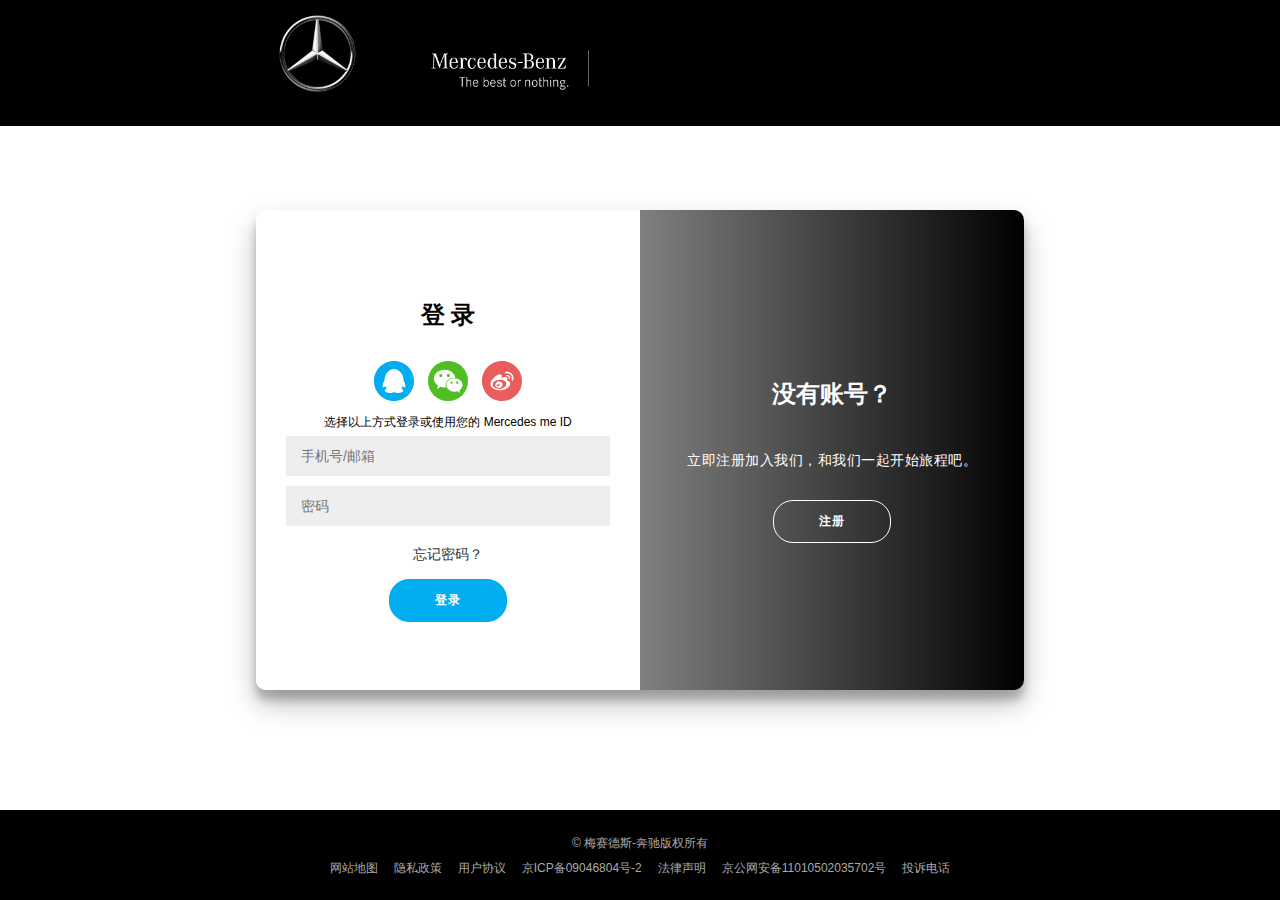
<file: Mercedes-benz登录.html>
<!DOCTYPE html>
<html lang="en">

<head>
    <meta charset="UTF-8">
    <meta name="viewport" content="width=device-width, initial-scale=1.0">
    <meta http-equiv="X-UA-Compatible" content="ie=edge">
    <link rel="stylesheet" href="css/Mercedes-benz首页.css">
    <link rel="icon" type="text/css" href="http://q6ayyk4mw.bkt.clouddn.com/%E6%A0%87%E9%A2%98%E6%A0%8Ficon.png" />
    <link rel="stylesheet" type="text/css" href="css/Mercedes-benz登录.css" />
    <title>用户登录</title>
</head>

<body>

    <div id="navBar">
        <a href="Mercedes-benz.html"><img src="img/navBar logo.png" alt=""></a>
    </div>
    <div class="container" id="container">
        <div class="form-container sign-up-container">
            <form action="#">
                <h1>注 册</h1>
                <div class="social-container">
                    <a href="#" class="social"><img src="img/QQlogo.svg" alt=""></a>
                    <a href="#" class="social"><img src="img/WXlogo.svg" alt=""></a>
                    <a href="#" class="social"><img src="img/WBlogo.svg" alt=""></a>
                </div>
                <span>选择以上方式注册您的 Mercedes me ID</span>
                <input type="text" placeholder="姓名" />
                <input type="email" placeholder="手机号/邮箱" />
                <input type="password" placeholder="密码" />
                <button>注册</button>
            </form>
        </div>
        <div class="form-container sign-in-container">
            <form action="#">
                <h1>登 录</h1>
                <div class="social-container">
                    <a href="#" class="social"><img src="img/QQlogo.svg" alt=""></a>
                    <a href="#" class="social"><img src="img/WXlogo.svg" alt=""></a>
                    <a href="#" class="social"><img src="img/WBlogo.svg" alt=""></a>
                </div>
                <span>选择以上方式登录或使用您的 Mercedes me ID</span>
                <input type="email" placeholder="手机号/邮箱" />
                <input type="password" placeholder="密码" />
                <a href="#">忘记密码？</a>
                <button>登录</button>
            </form>
        </div>
        <div class="overlay-container">
            <div class="overlay">
                <div class="overlay-panel overlay-left">
                    <h1>已有账号？</h1>
                    <p>请使用您的账号进行登录</p>
                    <button class="ghost" id="denglu" style="cursor: pointer;">登录</button>
                </div>
                <div class="overlay-panel overlay-right">
                    <h1>没有账号？</h1>
                    <p>立即注册加入我们，和我们一起开始旅程吧。</p>
                    <button class="ghost" id="zhuce" style="cursor: pointer;">注册</button>
                </div>
            </div>
        </div>
    </div>
    <!-- 移动端登录 -->
    <div id="ydddl">
        <div id="ydddlBody">
            <ul id="ydddenglu">
                <p>Mercedes me ID</p>
                <li>
                    <input id="sjkjdl" type="radio" name="login" checked>
                    <label for="sjkjdl">手机快捷登录</label>
                    <div class="content">
                        <p><input type="tel" placeholder="手机号码"></p>
                        <p style="position: relative;"><input type="text" placeholder="登录密码">
                            <a href="#"> 发送验证码</a>
                        </p>
                    </div>
                </li>
                <li>
                    <input id="mmdl" type="radio" name="login">
                    <label for="mmdl">密码登录</label>
                    <div class="content">
                        <p><input type="email" placeholder="手机号码/邮箱地址"></p>
                        <p style="position: relative;"><input type="text" placeholder="登录密码">
                            <a href="">找回密码</a>
                        </p>
                    </div>
                </li>
            </ul>
            <div id="dengluButton">
                <button>登录</button>
                <p><a href="#" onclick="xszc()">创建您的Mercedes me ID</a></p>
                <p>
                    <a href="#"><img src="img/QQlogo.svg" alt=""></a>
                    <a href="#"><img src="img/WXlogo.svg" alt=""></a>
                    <a href="#"><img src="img/WBlogo.svg" alt=""></a>
                </p>
            </div>
            <ul id="yddzhuce">
                <p>注册您的Mercedes me ID</p>
                <li><input type="text" placeholder="您的姓氏"></li>
                <li><input type="text" placeholder="您的名字"></li>
                <li><input type="text" placeholder="手机号码"></li>
                <li><input type="text" placeholder="图片验证码"></li>
                <li><input type="text" placeholder="验证码"><a href="#">发送验证码</a></li>
                <li><input type="checkbox" style="margin-right: 8px;">我已阅读并同意 <a href="#">服务协议</a> 和 <a href="#">隐私条款</a> </li>
                <li><button>注册</button></li>
                <li>已有Mercedes me ID，<a href="#" onclick="xsdl()">立即登录</a></li>
            </ul>
        </div>
    </div>
    <div id="banquan">
        <div><a href="#"> &copy; 梅赛德斯-奔驰版权所有</a></div>
        <div>
            <a href="#">网站地图</a>
            <a href="#">隐私政策</a>
            <a href="#">用户协议</a>
            <a href="#">京ICP备09046804号-2</a>
            <a href="#">法律声明</a>
            <a href="#">京公网安备11010502035702号</a>
            <a href="#">投诉电话</a>
        </div>
    </div>
    <script src="js/Mercedes-移动端登录.js" type="text/javascript" charset="utf-8"></script>
    <script src="js/Mercedes-benz登录.js" type="text/javascript" charset="utf-8"></script>
</body>

</html>
</file>
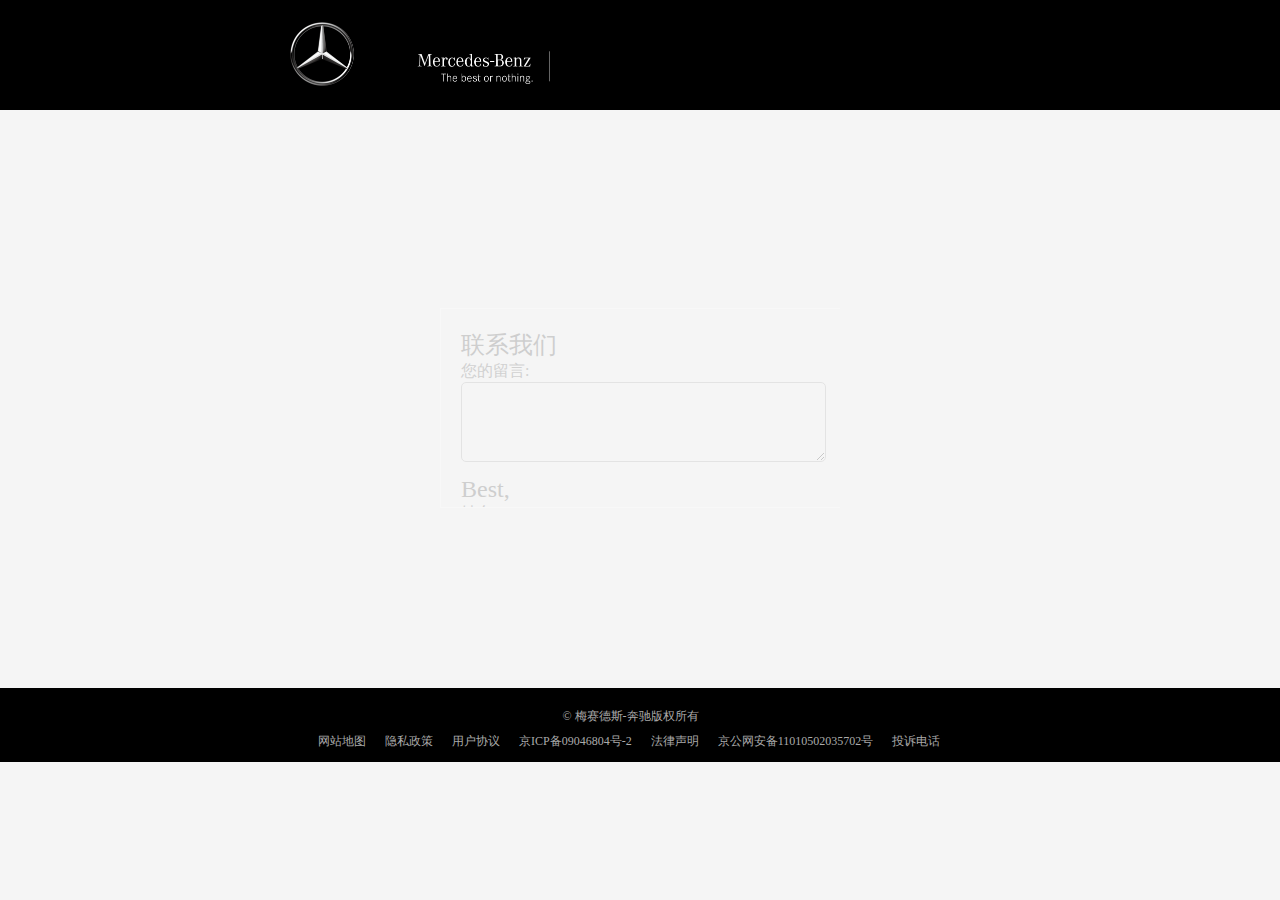
<file: Mercedes-benz联系我们.html>
<!DOCTYPE html>
<html lang="en">

<head>
    <meta charset="UTF-8">
    <meta name="viewport" content="width=device-width, initial-scale=1.0">
    <title>联系我们</title>
    <link rel="icon" type="text/css" href="img/标题栏icon.png" />
    <link rel="stylesheet" href="css/Mercedes-benz联系我们.css">
</head>

<body>
    <div id="navBar">
        <a href="Mercedes-benz.html"><img src="img/navBar logo.png" alt=""></a>
        <p></p>
    </div>
    <div id="lxwm">
        <div id="wrap">
            <div id="form-wrap">
                <form action="#">
                    <p>联系我们</p>
                    <label for="email">您的留言:</label>
                    <textarea name="message" id="message" value="Your Message"></textarea>

                    <p>Best,</p>
                    <label for="name">姓名:</label>
                    <input type="text" name="name" value="" id="name" />

                    <label for="email">Email:</label>
                    <input type="text" name="email" value="" id="email" />

                    <input type="submit" name="submit" value="现在，我要提交，感谢" />
                </form>
            </div>
        </div>
    </div>

    <div id="banquan">
        <div><a href="#"> &copy; 梅赛德斯-奔驰版权所有</a></div>
        <div>
            <a href="#">网站地图</a>
            <a href="#">隐私政策</a>
            <a href="#">用户协议</a>
            <a href="#">京ICP备09046804号-2</a>
            <a href="#">法律声明</a>
            <a href="#">京公网安备11010502035702号</a>
            <a href="#">投诉电话</a>
        </div>
    </div>
</body>





</html>
</file>
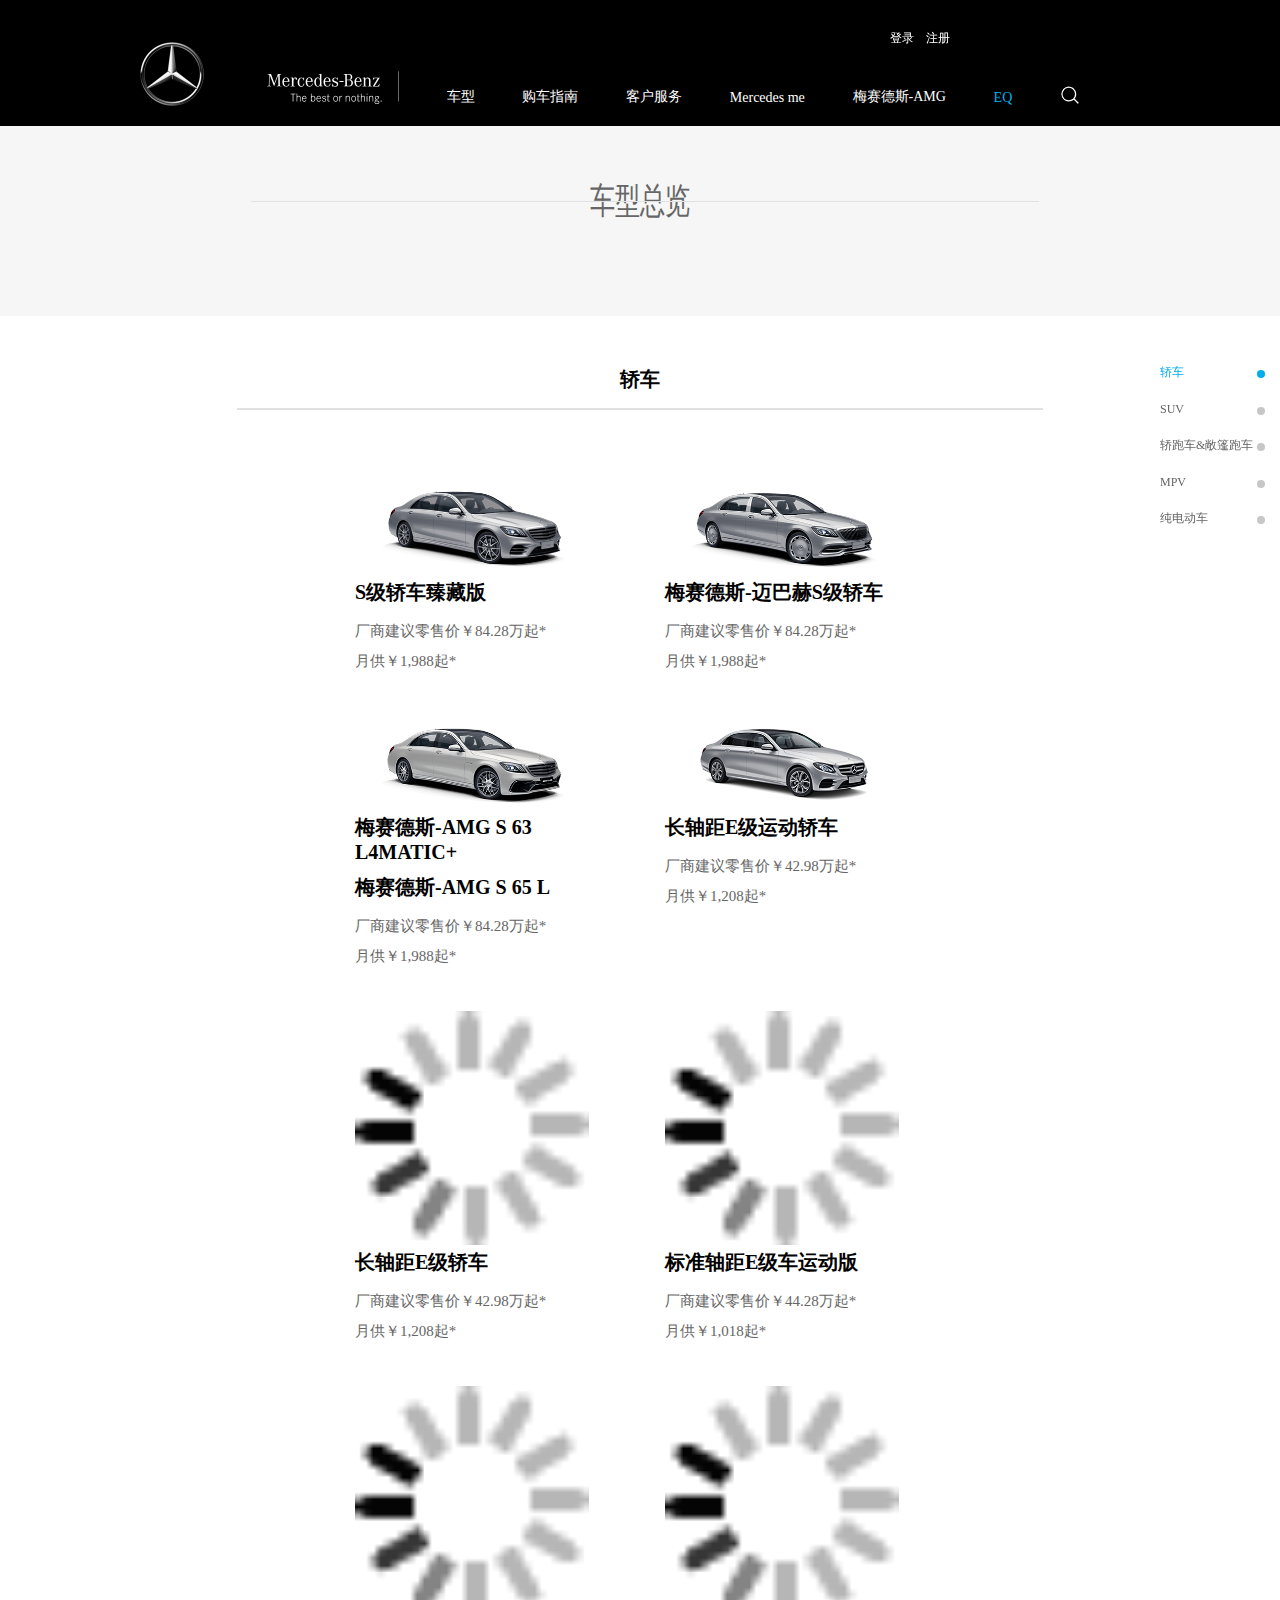
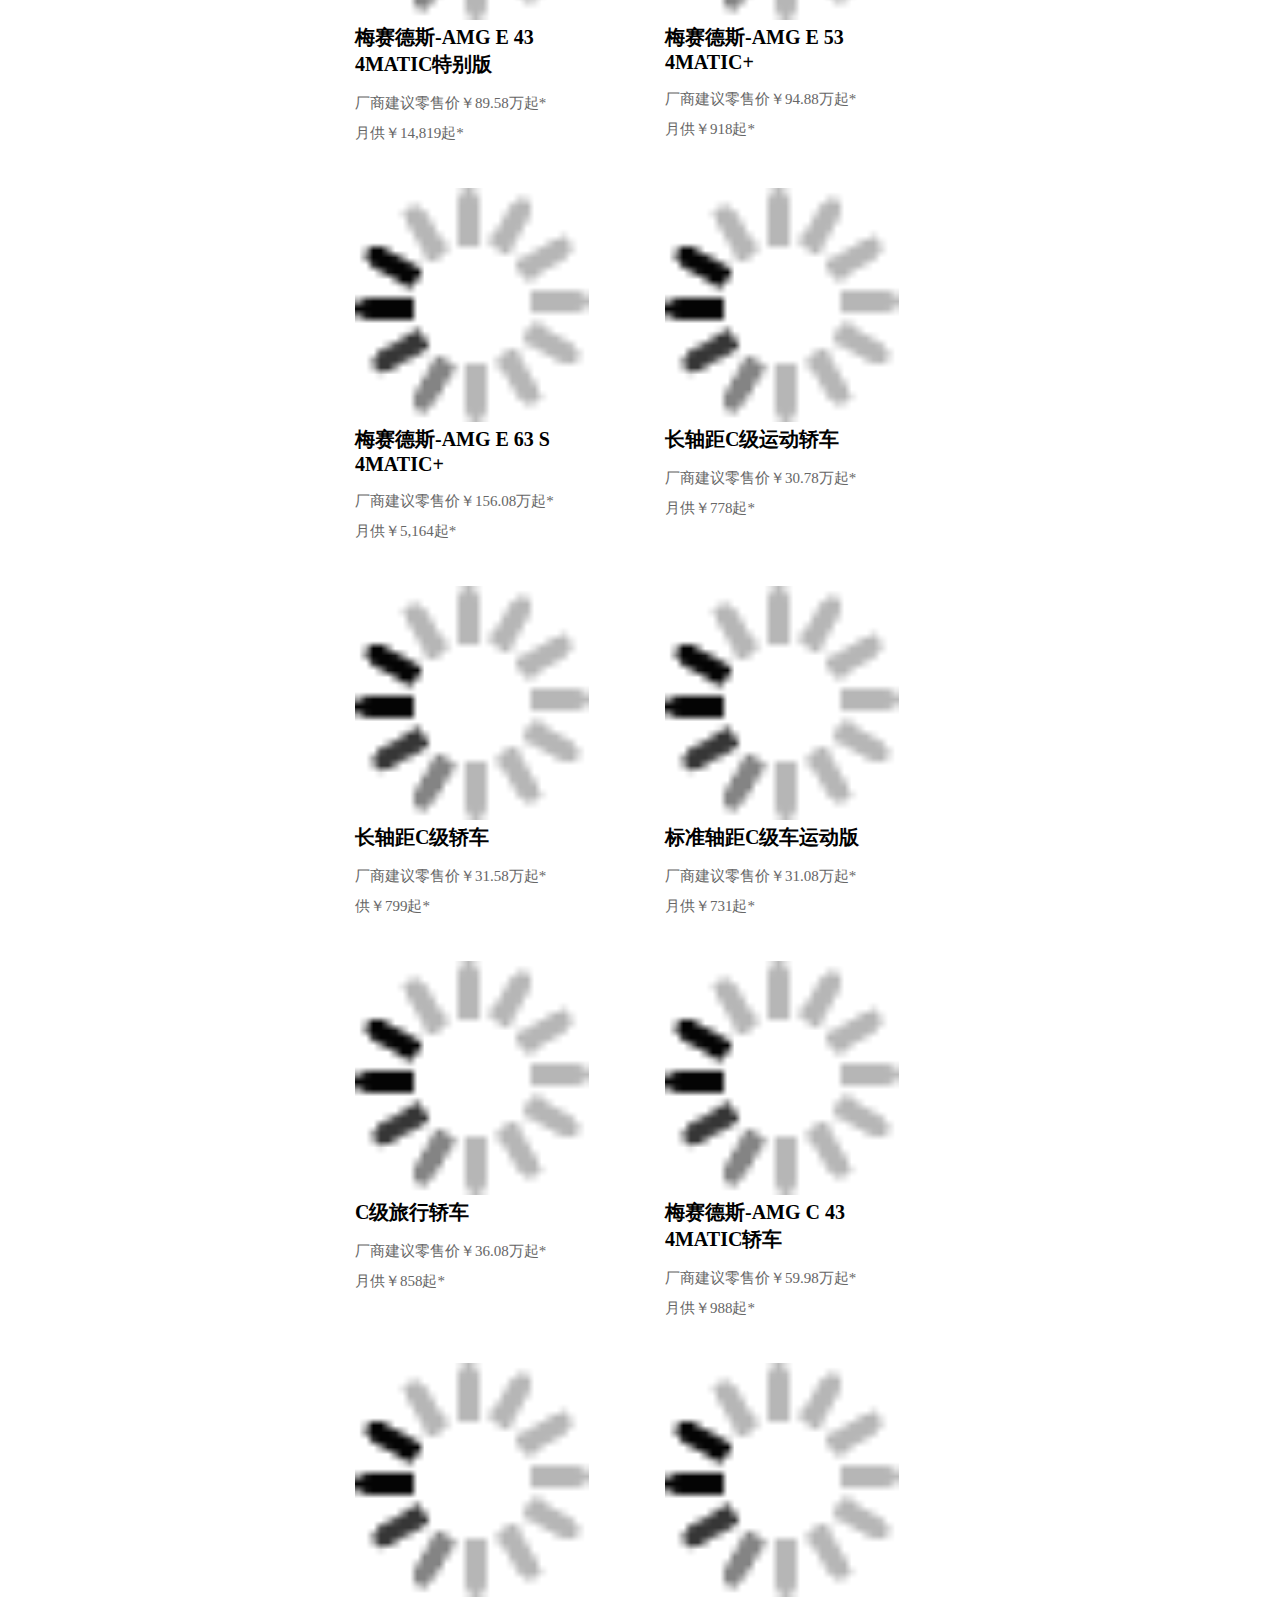
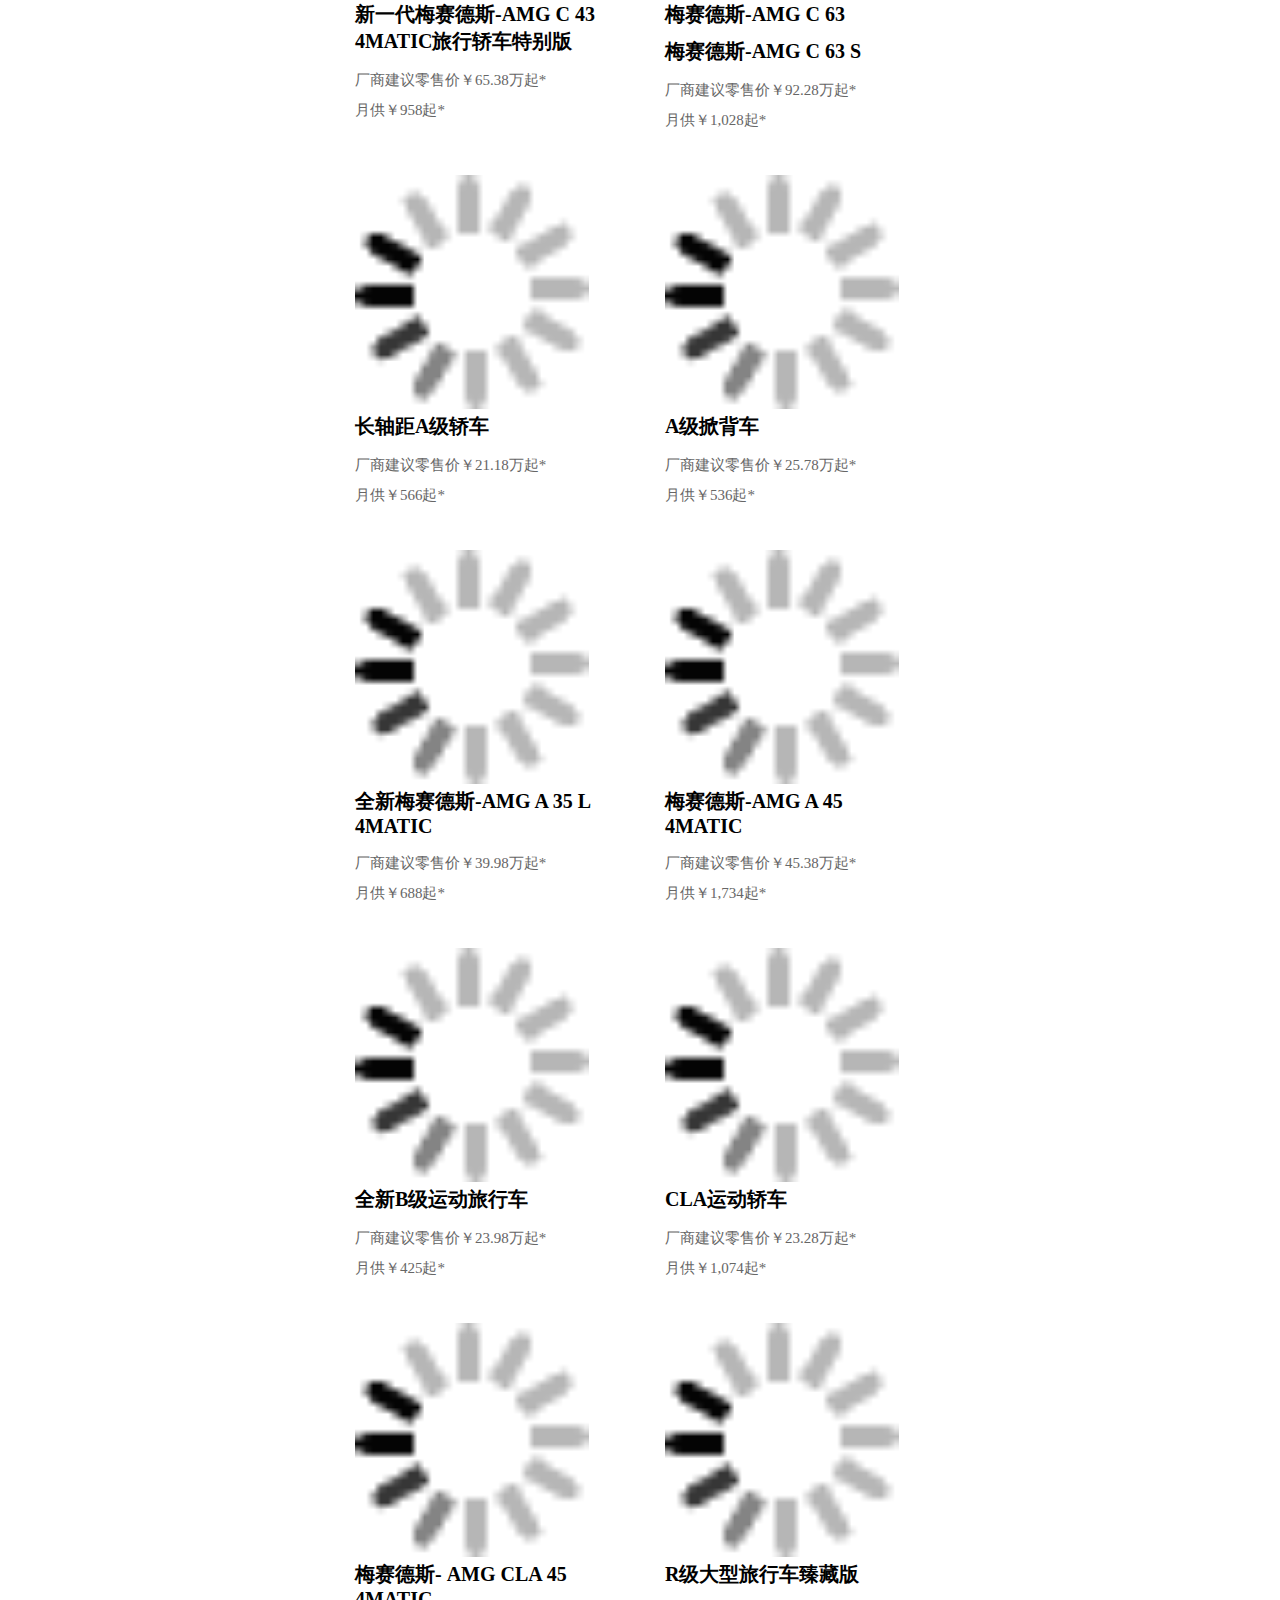
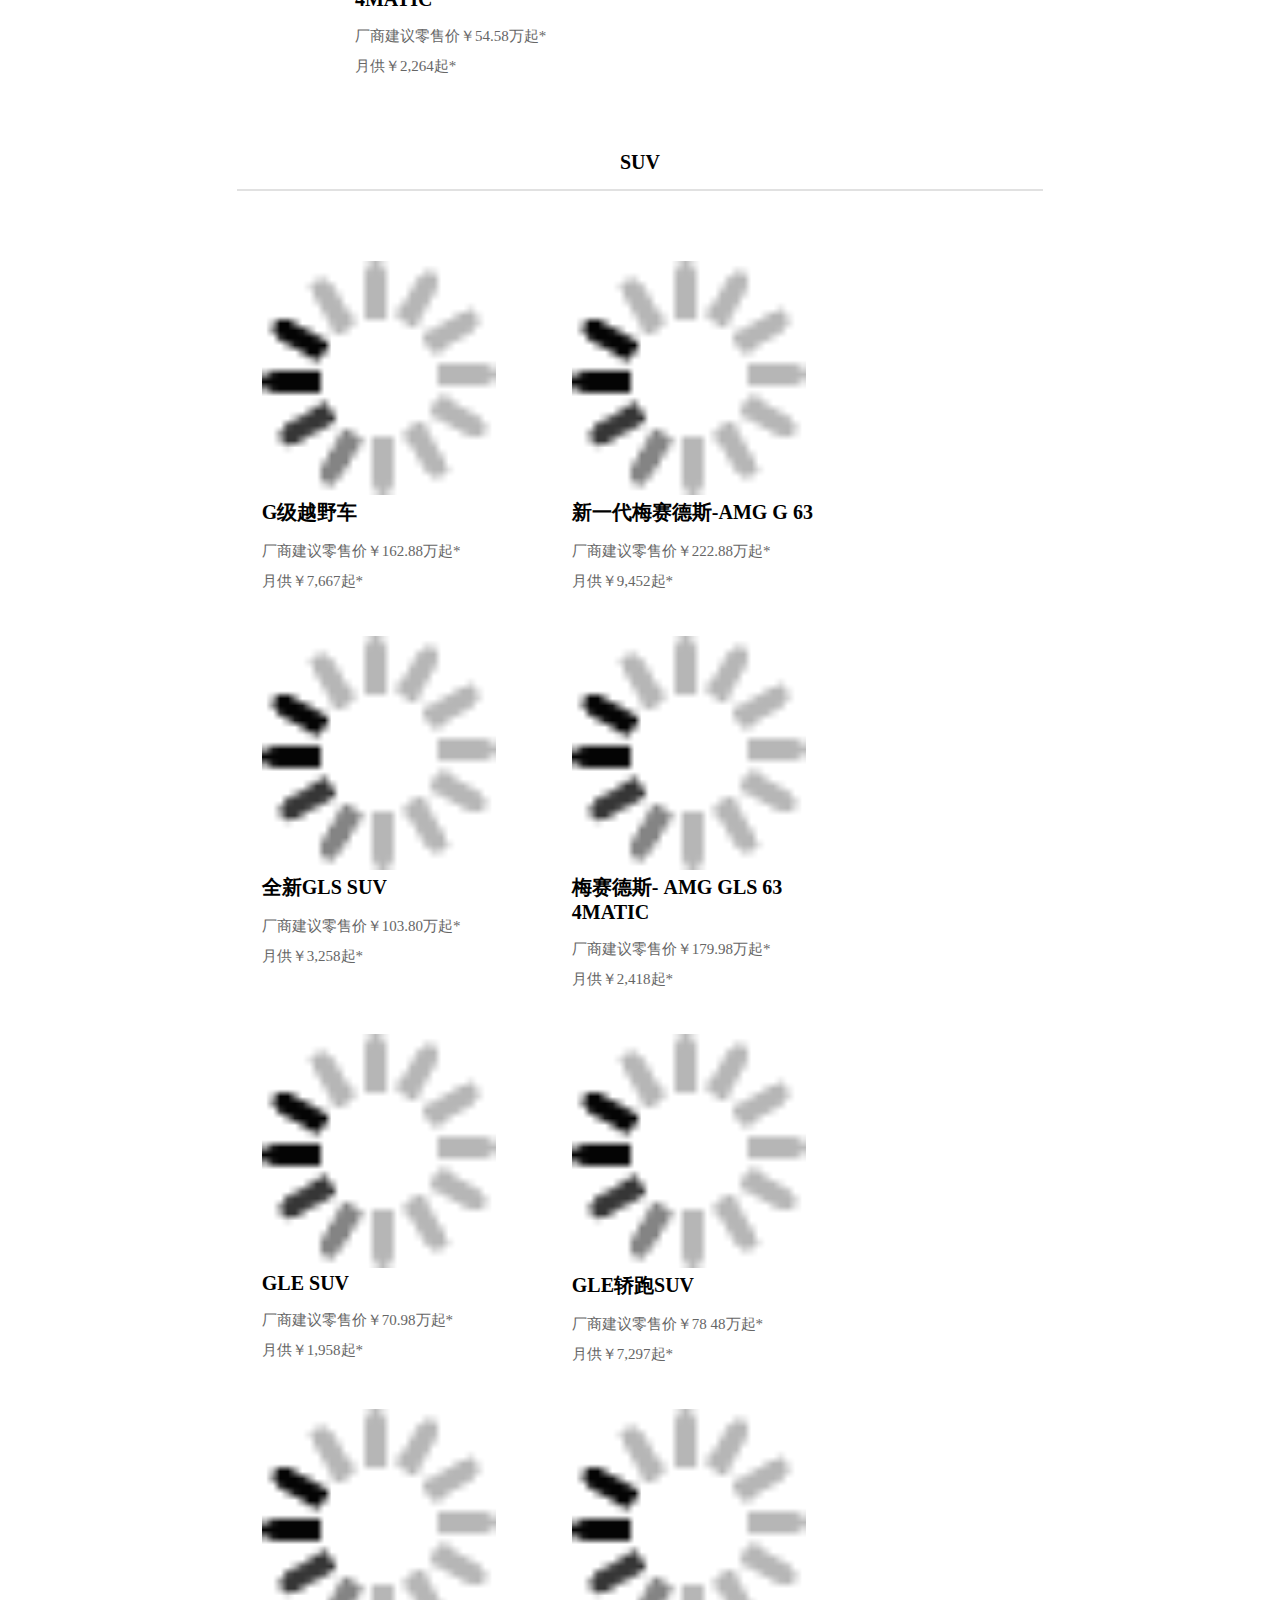
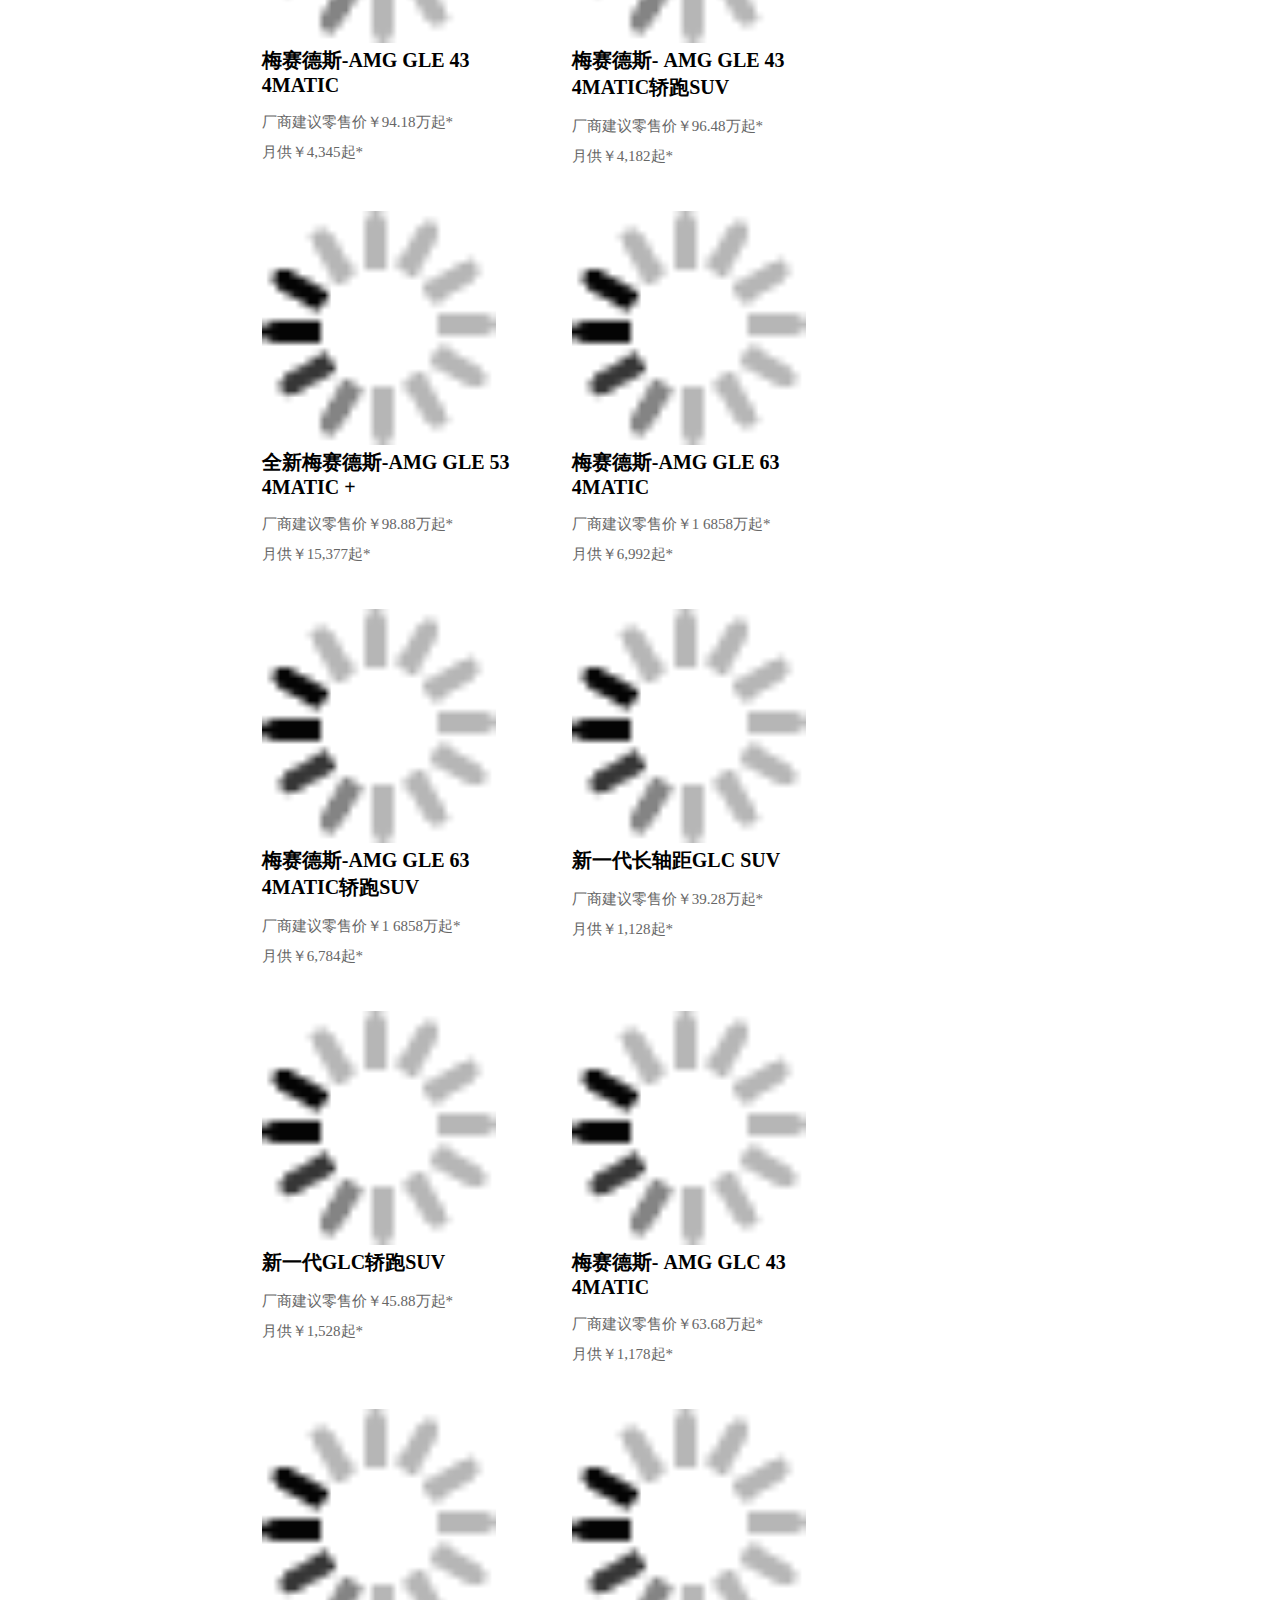
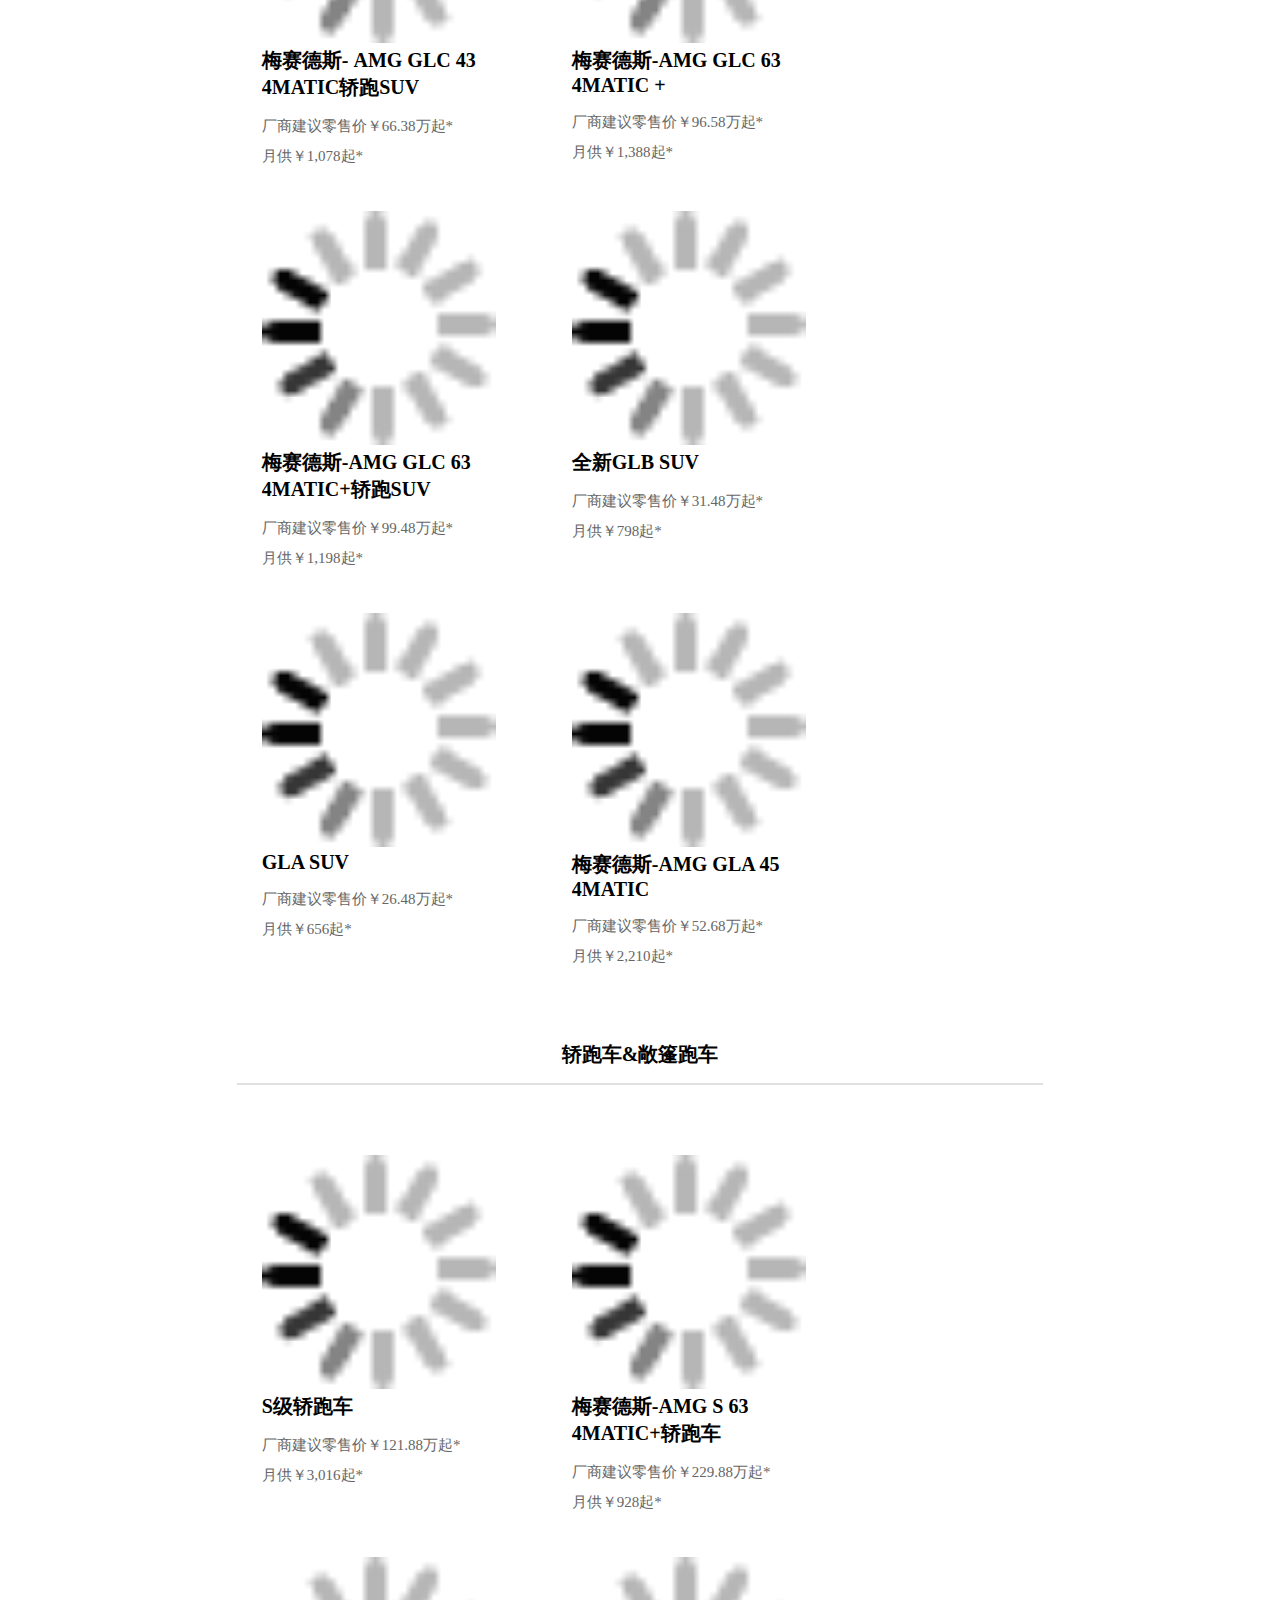
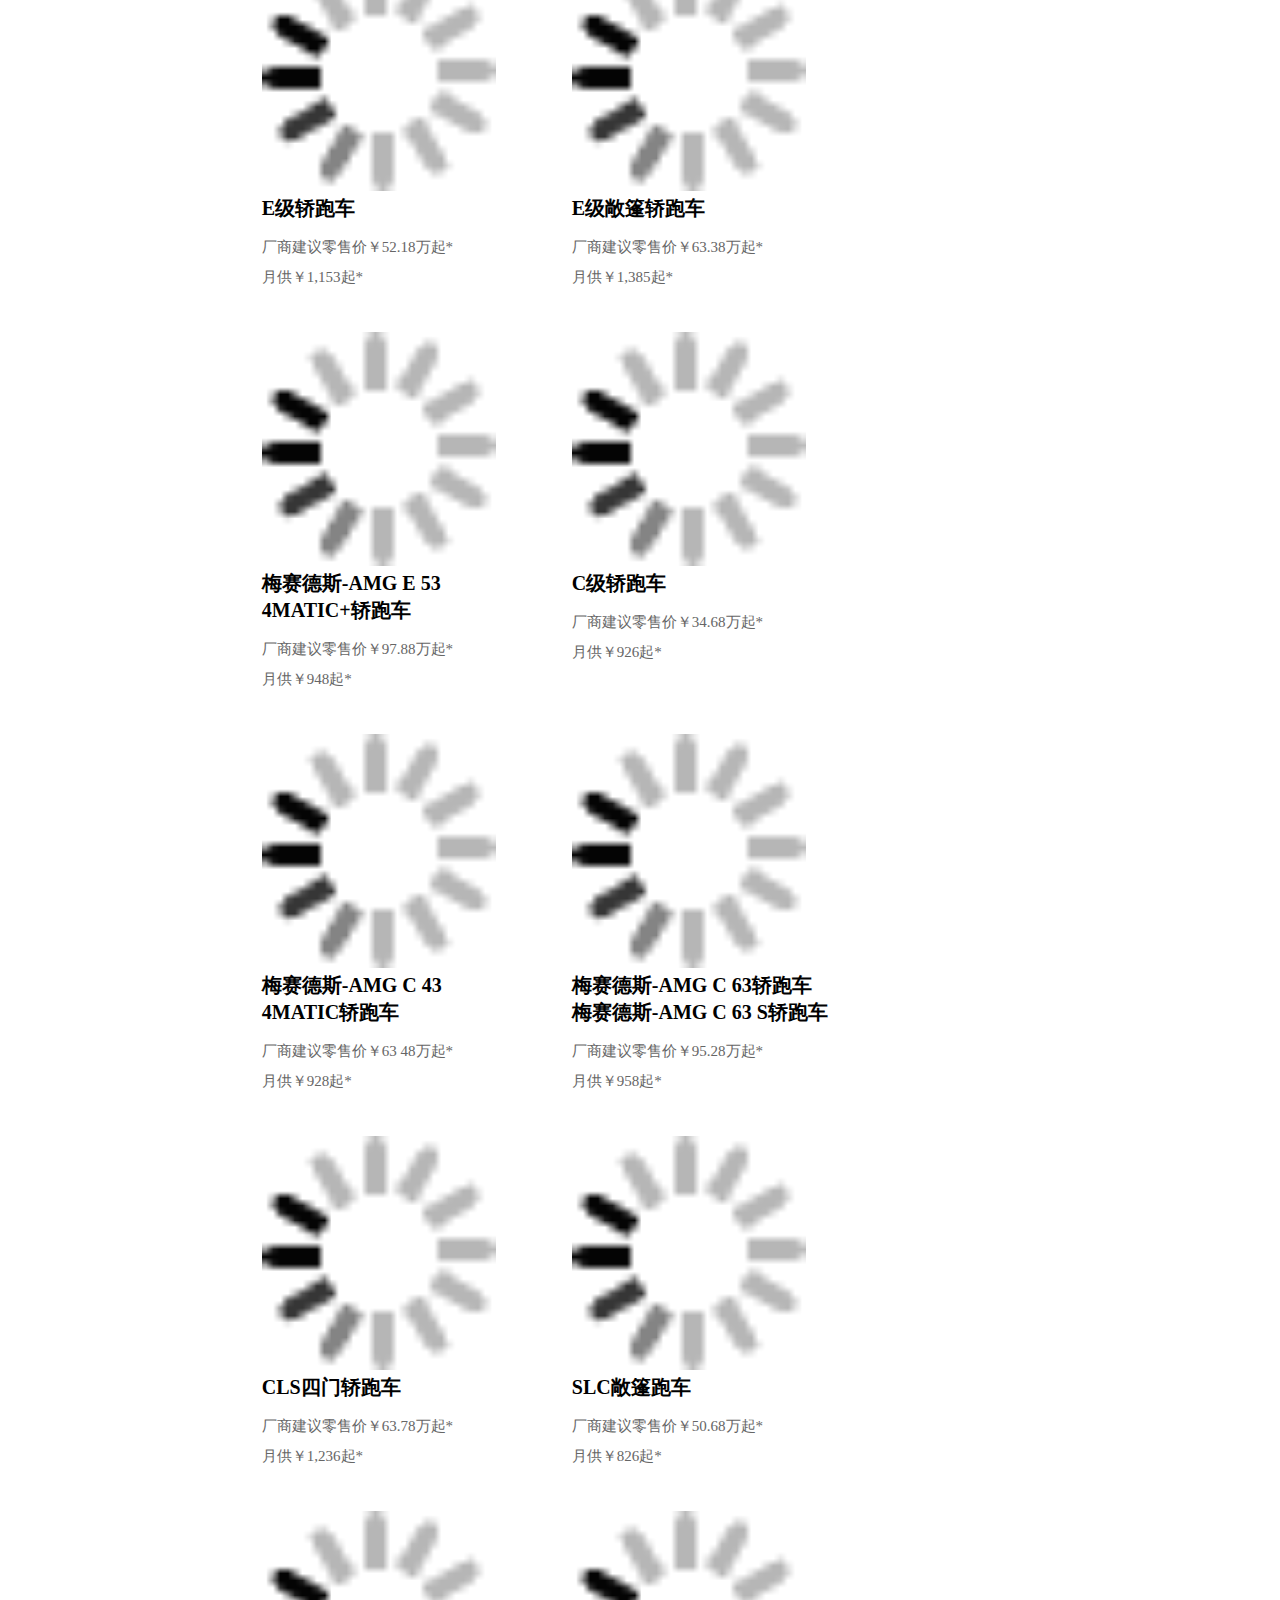
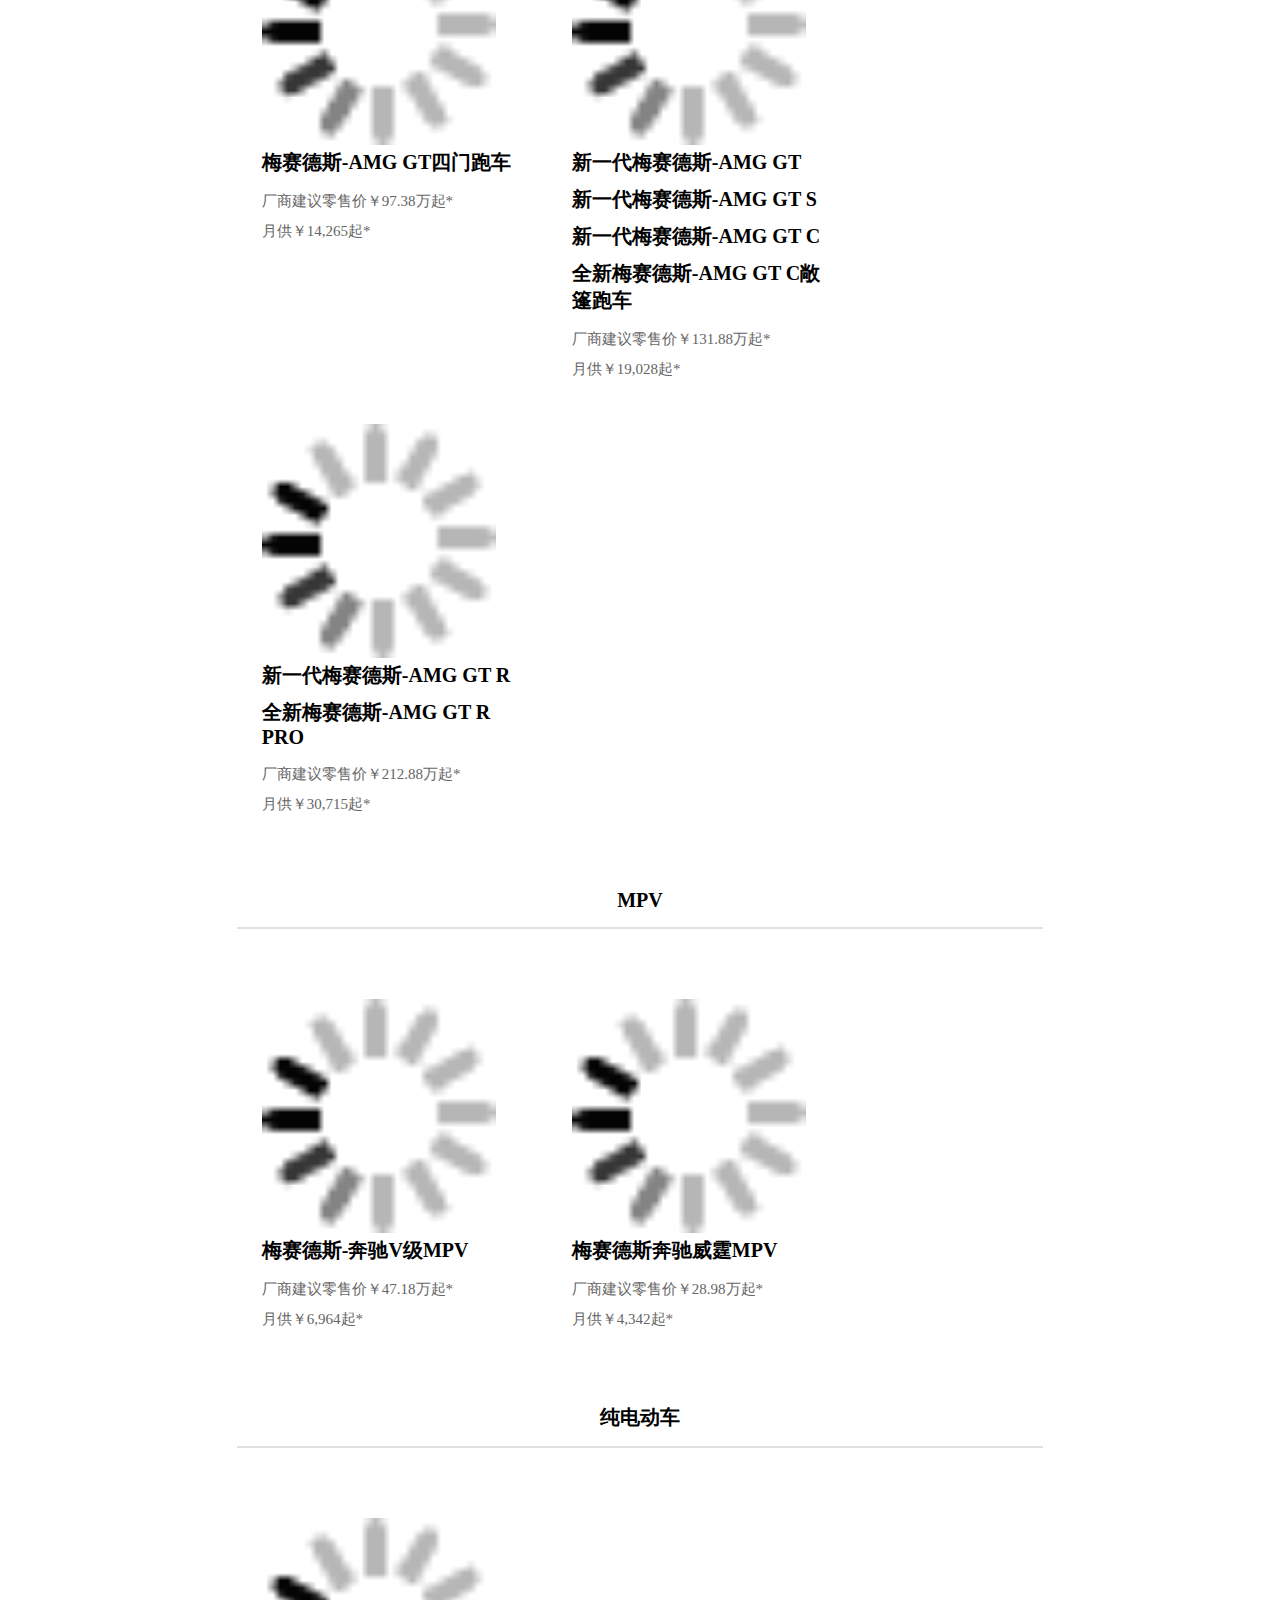
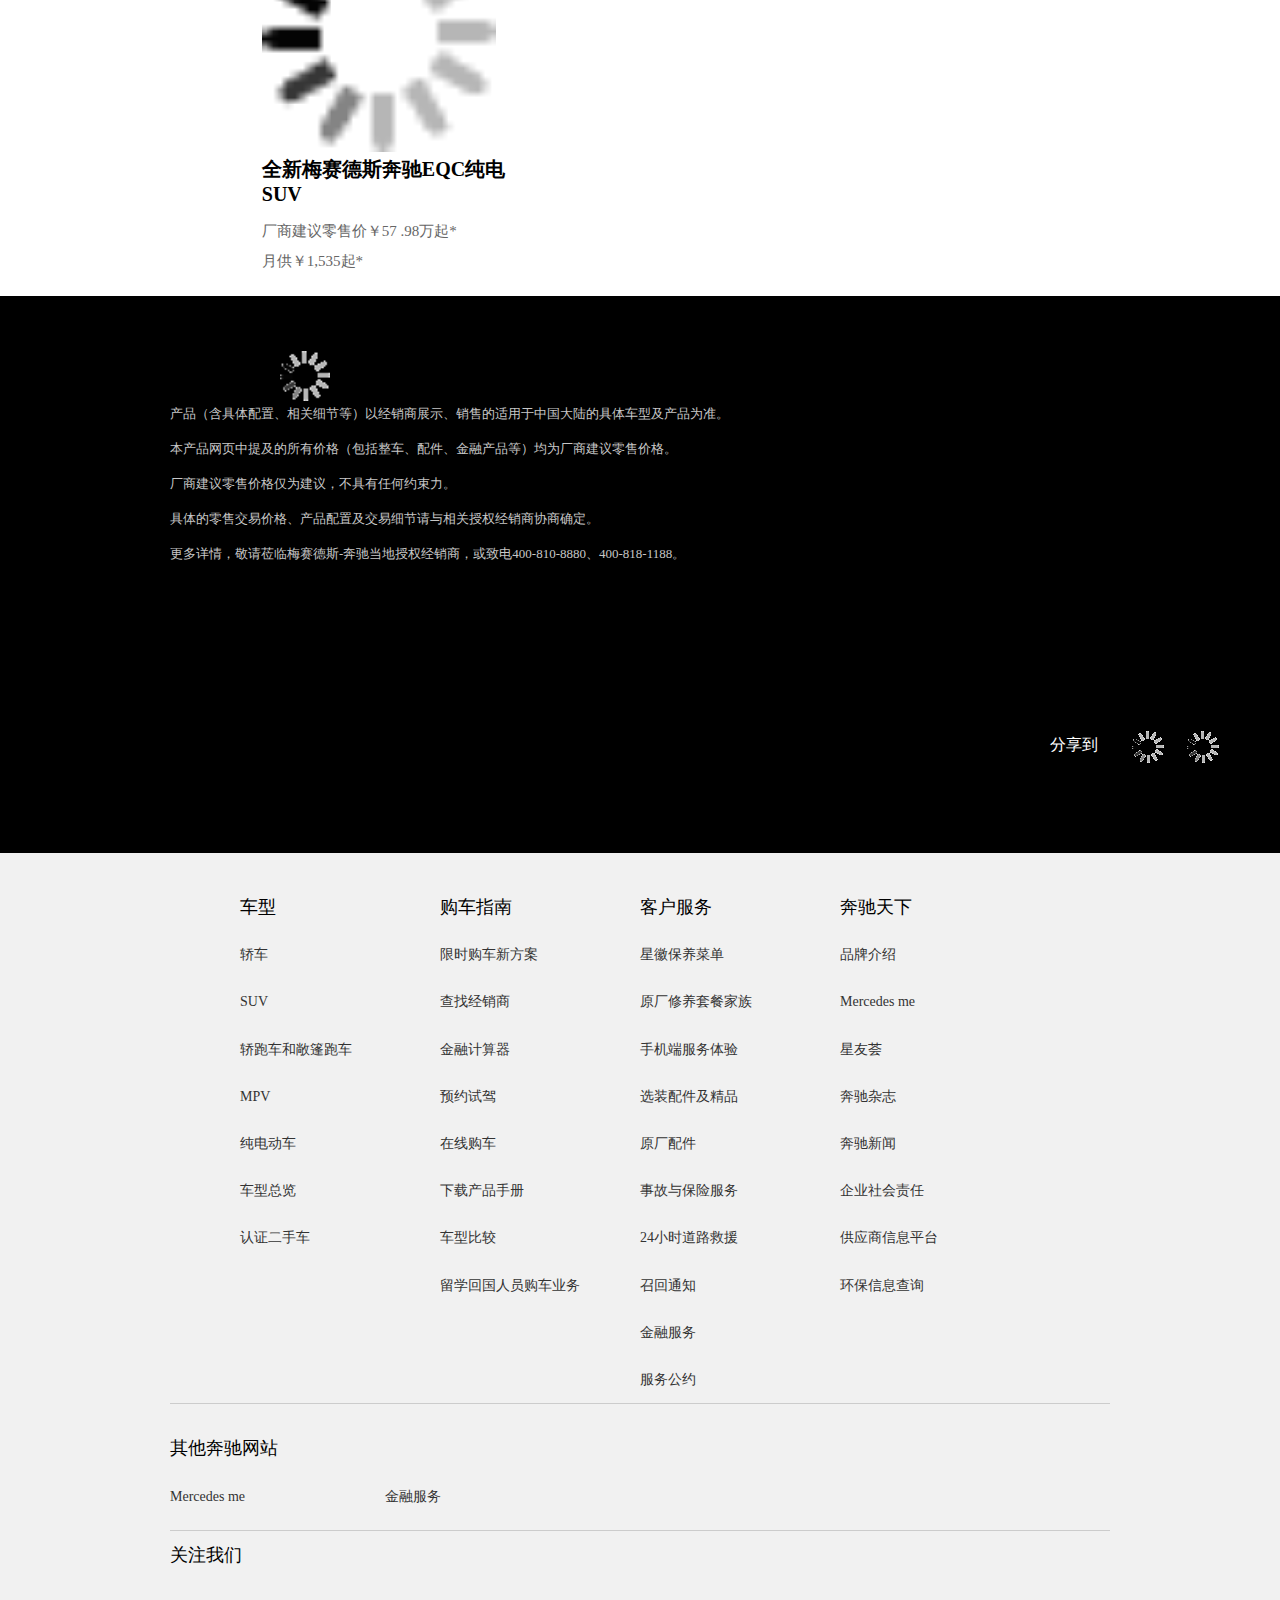
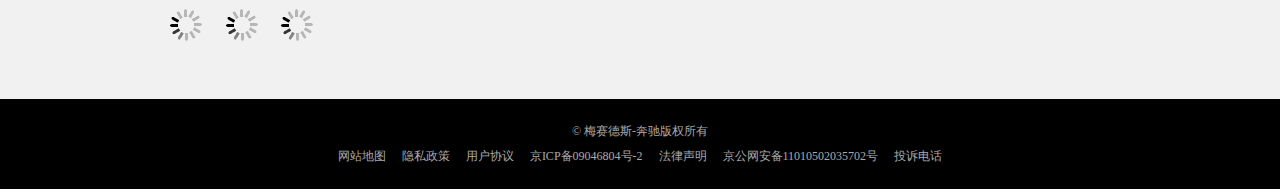
<file: Mercedes-benz车型.html>
<!DOCTYPE html>
<html lang="en">

<head>
    <meta charset="UTF-8">
    <meta name="viewport" content="width=device-width, initial-scale=1.0">
    <title>车型总览</title>
    <link rel="stylesheet" href="css/Mercedes-AMG.css">
    <link rel="stylesheet" href="css/Mercedes-benz车型.css">
    <link rel="icon" type="text/css" href="img/标题栏icon.png" />

</head>

<body>
    <div id="kong">

    </div>
    <div id="AMGnavBar">
        <span ondblclick="document.body.scrollTop = 0;
        document.documentElement.scrollTop = 0;"></span>
        <span ondblclick="document.body.scrollTop = 0;
        document.documentElement.scrollTop = 0;"></span>
        <div>
            <img src="img/loading.gif" data-src="img/navBar logo.png" alt="" onclick="window.open('Mercedes-benz.html','_self') " id="benzlogo">
            <a href="#" onclick="dhlcx1()">车型</a>
            <a href="#" onclick="gczn1()">购车指南</a>
            <a href="#" onclick="khfw1()">客户服务</a>
            <a href="#">Mercedes me</a>
            <a href="Mercedes-AMG.html">梅赛德斯-AMG</a>
            <a href="#" style="color: #00adef;">EQ</a>
            <div onClick="javascript: sousuo()" id="searchImg"><img src="img/loading.gif" data-src="img/navBar白色搜索.png" onmouseover="this.src='img/navBar蓝色搜索.png'" onmouseout="this.src='img/navBar白色搜索.png'" style="cursor: pointer; position: relative; top: 3px;" /></div>
        </div>
        <p><a href="Mercedes-benz登录.html" target="_blank" style="font-size:12px;">登录</a> &nbsp;&nbsp; <a href="Mercedes-benz登录.html" target="_blank" style="font-size:12px;">注册</a></p>
    </div>
    <div id="dhlcx">
        <img src="img/loading.gif" data-src="img/菱形.svg" alt="">
        <p>所有车型</p>
        <div id="cxcontent">
            <ul>
                <li>
                    <!-- 轿车 -->
                    <input id="jiaoche" type="radio" name="tab" checked />
                    <label for="jiaoche">轿车</label>
                    <div class="content">
                        <div>
                            <img src="img/loading.gif" data-src="img/benzS级.png" alt="">
                            <p><span>S</span>级 <img src="img/loading.gif" data-src="img/灰横线.svg" alt=""></p>
                            <ul>
                                <li>
                                    S级轿车臻藏版
                                    <span>￥227.88万起/月供￥1,058起</span>
                                </li>
                                <li>
                                    梅赛德斯-迈巴赫S级轿车
                                    <span>￥139.88万起/月供￥6,649起</span>
                                </li>
                                <li>
                                    梅赛德斯-AMG S 63 L 4MATIC+ <br> 梅赛德斯-AMG S 65 L
                                    <span>￥227.88万起/月供￥1,058起</span>
                                </li>
                            </ul>
                        </div>
                        <div>
                            <img src="img/loading.gif" data-src="img/benzE级.png" alt="">
                            <p><span>E</span>级 <img src="img/loading.gif" data-src="img/灰横线.svg" alt=""></p>
                            <ul>
                                <li>
                                    长轴距E级运动轿车
                                    <span>￥42.98万起/月供￥1,158起</span>
                                </li>
                                <li>
                                    长轴距E级轿车
                                    <span>￥42.98万起/月供￥1,158起</span>
                                </li>
                                <li>
                                    标准轴距E级车运动版
                                    <span>￥44.28万起/月供￥1,018起</span>
                                </li>
                                <li>
                                    梅赛德斯- AMG E 43 4MATIC特别版
                                    <span>￥89.58万起/月供￥14,819起</span>
                                </li>
                                <li>
                                    梅赛德斯- AMG E 53 4MATIC+
                                    <span>￥94.88万起/月供￥808起</span>
                                </li>
                                <li>
                                    梅赛德斯-AMG E 63 S4MATIC+
                                    <span>￥156.08万起/月供￥5,1 64起</span>
                                </li>
                            </ul>
                        </div>
                        <div>
                            <img src="img/loading.gif" data-src="img/benzC级.png" alt="">
                            <p><span>C</span>级 <img src="img/loading.gif" data-src="img/灰横线.svg" alt=""></p>
                            <ul>
                                <li>
                                    长轴距C级运动轿车
                                    <span>￥30.78万起/月供￥738起</span>
                                </li>
                                <li>
                                    长轴距C级轿车
                                    <span>￥31.58万起/月供￥758起</span>
                                </li>
                                <li>
                                    标准轴距C级车运动版
                                    <span>￥31.08万起/月供￥688起</span>
                                </li>
                                <li>
                                    C级旅行轿车
                                    <span>￥36.08万起/月供￥818起</span>
                                </li>
                                <li>
                                    梅赛德斯- AMG C 43 4MATIC轿车
                                    <span>￥59.98万起/月供￥918起</span>
                                </li>
                                <li>
                                    新一代梅赛德斯-AMG C 434MATIC旅行轿车特别版
                                    <span>￥65.38万起/月供￥878起</span>
                                </li>
                                <li>
                                    梅赛德斯-AMG C 63
                                    <br> 梅赛德斯-AMG C 63 S
                                    <span>￥92.28万起/月供￥918起</span>
                                </li>
                            </ul>
                        </div>
                        <div>
                            <img src="img/loading.gif" data-src="img/benzA级.png" alt="">
                            <p><span>A</span>级 <img src="img/loading.gif" data-src="img/灰横线.svg" alt=""></p>
                            <ul>
                                <li>
                                    长轴距A级轿车
                                    <span>￥21.18万起/月供￥566起</span>
                                </li>
                                <li>
                                    全新A级车
                                    <span>￥25.78万起/月供￥536起</span>
                                </li>
                                <li>
                                    全新梅赛德斯-AMG A 35 L4MATIC
                                    <span>￥39.98万起/月供￥638起</span>
                                </li>
                                <li>
                                    梅赛德斯-AMG A 45 4MATIC
                                    <span>￥45.38万起/月供￥1,734起</span>
                                </li>
                            </ul>
                        </div>
                    </div>
                </li>
                <li>
                    <!-- SUV -->
                    <input id="SUV" type="radio" name="tab">
                    <label for="SUV">SUV</label>
                    <div class="content">
                        <div>
                            <img src="img/loading.gif" data-src="img/benzG级.png" alt="">
                            <p><span>G</span>级 <img src="img/loading.gif" data-src="img/灰横线.svg" alt=""></p>
                            <ul>
                                <li>
                                    G级越野车
                                    <span>￥162.88万起/月供￥7,667起</span>
                                </li>
                                <li>
                                    新一代梅赛德斯-AMG G 63
                                    <span>￥222 88万起/月供￥9452起</span>
                                </li>
                            </ul>
                        </div>
                        <div>
                            <img src="img/loading.gif" data-src="img/benzGLS.png" alt="">
                            <p><span>GLS</span><img src="img/loading.gif" data-src="img/灰横线.svg" alt=""></p>
                            <ul>
                                <li>
                                    全新GLS SUV
                                    <span>￥103.80万起/月供￥3,128起</span>
                                </li>
                                <li>
                                    梅赛德斯-AMG GLS 63 4MATIC
                                    <span>￥179.98万起/月供￥7,297起</span>
                                </li>
                            </ul>
                        </div>
                        <div>
                            <img src="img/loading.gif" data-src="img/benzGLE.png" alt="">
                            <p><span>GLE</span><img src="img/loading.gif" data-src="img/灰横线.svg" alt=""></p>
                            <ul>
                                <li>
                                    GLE SUV
                                    <span>￥70.98万起/月供￥2,318起</span>
                                </li>
                                <li>
                                    GL E轿跑SUV
                                    <span>￥78.48万起/月供￥1,958起</span>
                                </li>
                                <li>
                                    梅赛德斯-AMG GLE 43 4MATIC
                                    <span>￥94.18万起/月供￥4345起</span>
                                </li>
                                <li>
                                    梅赛德斯-AMG GLE 43 4MATIC轿跑SUV
                                    <span>￥96 48万起/月供￥4,182起</span>
                                </li>
                                <li>
                                    全新梅赛德斯-AMG GLE 53 4MATIC+
                                    <span>￥98.88万起/月供￥15,263起</span>
                                </li>
                                <li>
                                    梅赛德斯-AMG GLE 63 4MATIC
                                    <span>￥1 68.58万起/月供￥6,992起</span>
                                </li>
                                <li>
                                    梅赛德斯-AMG GLE 63 4MATIC轿跑SUV
                                    <span>￥175.38万起/月供￥6,784起</span>
                                </li>
                            </ul>
                        </div>
                        <div>
                            <img src="img/loading.gif" data-src="img/benzGLC.png" alt="">
                            <p><span>GLC</span><img src="img/loading.gif" data-src="img/灰横线.svg" alt=""></p>
                            <ul>
                                <li>
                                    新一代长轴距GLC SUV
                                    <span>￥39.28万起/月供￥1,078起</span>
                                </li>
                                <li>
                                    新一代GLC轿跑SUV
                                    <span>￥45.88万起/月供￥1,478起</span>
                                </li>
                                <li>
                                    梅赛德斯-AMG GLC 43 4MATIC
                                    <span>￥63.68万起/月供￥1,088起</span>
                                </li>
                                <li>
                                    梅赛德斯-AMG GLC 43 4MATIC轿跑SUV
                                    <span>￥66.38万起/月供￥988起</span>
                                </li>
                                <li>
                                    梅赛德斯-AMG GLC 63 4MATIC+
                                    <span>￥96.58万起/月供￥1,268起</span>
                                </li>
                                <li>
                                    梅赛德斯-AMG GLC 63 4MATIC+轿跑SUV
                                    <span>￥99.48万起/月供￥1,078起</span>
                                </li>
                            </ul>
                        </div>
                    </div>
                </li>
                <li>
                    <!-- 敞篷跑车 -->
                    <input id="cppc" type="radio" name="tab">
                    <label for="cppc">轿跑车&敞篷跑车</label>
                    <div class="content">
                        <div>
                            <img src="img/loading.gif" data-src="img/benz轿跑S.png" alt="">
                            <p><span>S</span>级<img src="img/loading.gif" data-src="img/灰横线.svg" alt=""></p>
                            <ul>
                                <li>
                                    S级轿跑车
                                    <span>￥121.88万起/月供￥2,848起</span>
                                </li>
                                <li>
                                    梅赛德斯- AMG S 63 4MATIC+轿跑车
                                    <span>￥229.88万起/月供￥628起</span>
                                </li>
                            </ul>
                        </div>
                        <div>
                            <img src="img/loading.gif" data-src="img/benz轿跑E.png" alt="">
                            <p><span>E</span>级<img src="img/loading.gif" data-src="img/灰横线.svg" alt=""></p>
                            <ul>
                                <li>
                                    E级轿跑车
                                    <span>￥52.18万起/月供￥1,080起</span>
                                </li>
                                <li>
                                    E级敞篷轿跑车
                                    <span>￥63.38万起/月供￥1,305起</span>
                                </li>
                                <li>
                                    梅赛德斯- AMG E 53 4MATIC+轿跑车
                                    <span>￥97.88万起/月供￥828起</span>
                                </li>
                            </ul>
                        </div>
                        <div>
                            <img src="img/loading.gif" data-src="img/benz轿跑C.png" alt="">
                            <p><span>C</span>级<img src="img/loading.gif" data-src="img/灰横线.svg" alt=""></p>
                            <ul>
                                <li>
                                    C级轿跑车
                                    <span>￥34.68万起/月供￥888起</span>
                                </li>
                                <li>
                                    梅赛德斯-AMG C 43 4MATIC轿跑车
                                    <span>￥63. .48万起/月供￥848起</span>
                                </li>
                                <li>
                                    梅赛德斯- AMG C 63轿跑车<br>梅赛德斯-AMG C 63 S轿跑车
                                    <span>￥95.28万起/月供￥828起</span>
                                </li>
                            </ul>
                        </div>
                        <div>
                            <img src="img/loading.gif" data-src="img/benz轿跑CLS.png" alt="">
                            <p><span>CLS</span><img src="img/loading.gif" data-src="img/灰横线.svg" alt=""></p>
                            <ul>
                                <li>
                                    梅赛德斯-AMG GT四门跑车
                                    <span>￥97.38万起/月供￥14,157起</span>
                                </li>
                            </ul>
                        </div>
                    </div>
                </li>
                <li>
                    <!-- MPV -->
                    <input id="MPV" type="radio" name="tab" />
                    <label for="MPV">MPV</label>
                    <div class="content">
                        <div>
                            <img src="img/loading.gif" data-src="img/loading.gif" data-src="img/benzV级.png" alt="">
                            <p><span>V</span>级 <img src="img/loading.gif" data-src="img/灰横线.svg" alt=""></p>
                            <ul>
                                <li>
                                    梅赛德斯奔驰V级MPV
                                    <span>￥47.18万起/月供￥6,964起</span> </li>
                            </ul>
                        </div>
                        <div>
                            <img src="img/loading.gif" data-src="img/benzVito.png" alt="">
                            <p><span>Vito</span><img src="img/loading.gif" data-src="img/灰横线.svg" alt=""></p>
                            <ul>
                                <li>
                                    梅赛德斯-奔驰威霆MPV
                                    <span>￥28.98万起/月供￥4,342起</span>
                                </li>
                            </ul>
                        </div>
                    </div>
                </li>
                <li>
                    <!-- 纯电动车 -->
                    <input id="cddc" type="radio" name="tab" />
                    <label for="cddc">纯电动车</label>
                    <div class="content">
                        <div>
                            <img src="img/loading.gif" data-src="img/benzEQC.png" alt="">
                            <p><span>EQC</span><img src="img/loading.gif" data-src="img/灰横线.svg" alt=""></p>
                            <ul>
                                <li>
                                    全新梅赛德斯-奔驰EQC纯电SUV
                                    <span>￥57.98万起/月供￥1,454起</span>
                                </li>
                            </ul>
                        </div>
                    </div>
                </li>
            </ul>
        </div>
        <div>
            <h5>车型总览</h5>
            <h5>认证二手车</h5>
            <h5>车型比较</h5>
        </div>
    </div>
    <div id="gczn">
        <img src="img/loading.gif" data-src="img/菱形.svg" alt="">
        <p>购车指南</p>
        <div>
            <div>
                <img src="img/loading.gif" data-src="img/benz1.jpg" alt="">
                <p>限时购车新方案</p>
                <p>提供人性化的选车和购车方案，让购车体验更多元，更轻松。</p>
            </div>
            <div>
                <img src="img/loading.gif" data-src="img/benz2.jpg" alt="">
                <p>查找经销商</p>
                <p>根据服务项目及贩售车型，筛选出符合您需求的经销商。</p>
            </div>
            <div>
                <img src="img/loading.gif" data-src="img/benz3.png" alt="">
                <p>金融计算器</p>
                <p>提供各种弹性购车的新方案，您可以根据预算来进行试算。</p>
            </div>
            <div>
                <img src="img/loading.gif" data-src="img/benz4.png" alt="">
                <p>预约试驾</p>
                <p>选择您心仪的车型，联系经销商，即刻体验梅赛德斯-奔驰。</p>
            </div>
            <div>
                <img src="img/loading.gif" data-src="img/benz5.jpg" alt="">
                <p>在线购车</p>
                <p>提供详细专业的在线购车方式及优惠方案，随时随地，轻松购车。</p>
            </div>
            <div>
                <img src="img/loading.gif" data-src="img/benz6.jpg" alt="">
                <p>在线购车</p>
                <p>为您提供公司用车管理建议及购买、拥有、保养和车贷等咨询服务。</p>
            </div>
            <div>
                <img src="img/loading.gif" data-src="img/benz7.jpg" alt="">
                <p>下载产品手册</p>
                <p>选择心仪的梅赛德斯奔驰车型，即可下载产品手册全面了解车型。</p>
            </div>
            <div>
                <img src="img/loading.gif" data-src="img/benz8.jpg" alt="">
                <p>二手查询</p>
                <p>梅赛德斯-奔驰星睿认证二车，用奔驰的品质让奔驰继续。</p>
            </div>
        </div>
    </div>
    <div id="khfw">
        <img src="img/loading.gif" data-src="img/菱形.svg" alt="">
        <p>客户服务</p>
        <div>
            <div>
                <img src="img/loading.gif" data-src="img/11.jpg" alt="">
                <p>最新活动信息</p>
                <p>丰富多彩的活动让车主安然悠享用车生活，与爱车共度的美好时光。</p>
            </div>
            <div>
                <img src="img/loading.gif" data-src="img/22.jpg" alt="">
                <p>车辆保养与维修</p>
                <p>关注车主用车期间不同阶段的需求，提供高效愉悦的移动出行解决方案。</p>
            </div>
            <div>
                <img src="img/loading.gif" data-src="img/33.jpg" alt="">
                <p>Mercedes me 车主俱乐部</p>
                <p>携手跨行业合作伙伴为会员打造优质的用车体验和多方位的生活关怀。</p>
            </div>
            <div>
                <img src="img/loading.gif" data-src="img/44.jpg" alt="">
                <p>金融服务</p>
                <p>选择奔驰金融，轻松拥享梦想星徽座驾。</p>
            </div>
            <div>
                <img src="img/loading.gif" data-src="img/55.jpg" alt="">
                <p>选装配件</p>
                <p>提供车辆个性化产品，满足更加安全，舒适，便利的用车体验。</p>
            </div>
            <div>
                <img src="img/loading.gif" data-src="img/66.jpg" alt="">
                <p>Mercedes me 互联商店</p>
                <p>在线购买奔驰专属服务，享受定制化人车交互体验。</p>
            </div>
            <div>
                <img src="img/loading.gif" data-src="img/77.jpg" alt="">
                <p>梅赛德斯-奔驰官方应用程序</p>
                <p>包括了销售售后的全生命周期一站式销售服务平台。</p>
            </div>
            <div>
                <img src="img/loading.gif" data-src="img/88.jpg" alt="">
                <p>查找充电桩</p>
                <p>随时随地查找周围充电桩，令您安心享受电动出行乐趣。</p>
            </div>
        </div>
    </div>
    <p id="search"><input type="search" placeholder="全新GLB SUV" />
        <span></span>
    </p>
    <!-- 车型总览 -->
    <div id="cxzl">
        <p>车型总览</p>
        <!-- 车型总览导航栏 -->
        <div id="cxzldhl">
            <div>
                <p class="gaoliang1" onclick="window.open('Mercedes-benz车型.html#cxzljc','_self') "><a href="#cxzljc" class="gaoliang1">轿车</a><span></span></p>
                <p class="" onclick="window.open('Mercedes-benz车型.html#cxzlsuv','_self') "><a href="#cxzlsuv">SUV</a><span></span></p>
                <p class="" onclick="window.open('Mercedes-benz车型.html#cxzljp','_self') "><a href="#cxzljp">轿跑车&敞篷跑车</a><span></span></p>
                <p class="" onclick="window.open('Mercedes-benz车型.html#cxzlmpv','_self') "><a href="#cxzlmpv">MPV</a><span></span></p>
                <p class="" onclick="window.open('Mercedes-benz车型.html#cxzlddc','_self') "><a href="#cxzlddc">纯电动车</a><span></span></p>
            </div>
        </div>
        <div id="cxzlbody">
            <!-- 车型总览轿车 -->
            <div id="cxzljc" class="kuai1">
                <!-- 锚链接轿车 -->
                <a name="mljjc"></a>
                <h5>轿车</h5>
                <div id="jc24">
                    <div>
                        <div>
                            <img data-src="img/jc01.png" src="img/loading.gif" alt="">
                            <h4>S级轿车臻藏版</h4>
                            <p>厂商建议零售价￥84.28万起*</p>
                            <p>月供￥1,988起*</p>
                        </div>
                        <ul>
                            <li>了解更多</li>
                            <li>配置车型</li>
                            <li>车型规格</li>
                            <li>购买工具</li>
                        </ul>
                    </div>
                    <div>
                        <div>
                            <img data-src="img/jc02.png" src="img/loading.gif" alt="">
                            <h4>梅赛德斯-迈巴赫S级轿车</h4>
                            <p>厂商建议零售价￥84.28万起*</p>
                            <p>月供￥1,988起*</p>
                        </div>
                        <ul>
                            <li>了解更多</li>
                            <li>配置车型</li>
                            <li>车型规格</li>
                            <li>购买工具</li>
                        </ul>
                    </div>
                    <div>
                        <div>
                            <img data-src="img/jc03.png" src="img/loading.gif" alt="">
                            <h4>梅赛德斯-AMG S 63 L4MATIC+</h4>
                            <h4>梅赛德斯-AMG S 65 L</h4>
                            <p>厂商建议零售价￥84.28万起*</p>
                            <p>月供￥1,988起*</p>
                        </div>
                        <ul>
                            <li>了解更多</li>
                            <li>配置车型</li>
                            <li>车型规格</li>
                            <li>购买工具</li>
                        </ul>
                    </div>
                    <div>
                        <div>
                            <img data-src="img/jc04.png" src="img/loading.gif" alt="">
                            <h4>长轴距E级运动轿车</h4>
                            <p>厂商建议零售价￥42.98万起*</p>
                            <p>月供￥1,208起*</p>
                        </div>
                        <ul>
                            <li>了解更多</li>
                            <li>配置车型</li>
                            <li>车型规格</li>
                            <li>购买工具</li>
                        </ul>
                    </div>
                    <div>
                        <div>
                            <img data-src="img/jc05.png" src="img/loading.gif" alt="">
                            <h4>长轴距E级轿车</h4>
                            <p>厂商建议零售价￥42.98万起*</p>
                            <p>月供￥1,208起*</p>
                        </div>
                        <ul>
                            <li>了解更多</li>
                            <li>配置车型</li>
                            <li>车型规格</li>
                            <li>购买工具</li>
                        </ul>
                    </div>
                    <div>
                        <div>
                            <img data-src="img/jc06.png" src="img/loading.gif" alt="">
                            <h4>标准轴距E级车运动版</h4>
                            <p>厂商建议零售价￥44.28万起*</p>
                            <p>月供￥1,018起*</p>
                        </div>
                        <ul>
                            <li>了解更多</li>
                            <li>配置车型</li>
                            <li>车型规格</li>
                            <li>购买工具</li>
                        </ul>
                    </div>
                    <div>
                        <div>
                            <img data-src="img/jc07.png" src="img/loading.gif" alt="">
                            <h4>梅赛德斯-AMG E 43 4MATIC特别版</h4>
                            <p>厂商建议零售价￥89.58万起*</p>
                            <p>月供￥14,819起*</p>
                        </div>
                        <ul>
                            <li>了解更多</li>
                            <li>配置车型</li>
                            <li>车型规格</li>
                            <li>购买工具</li>
                        </ul>
                    </div>
                    <div>
                        <div>
                            <img data-src="img/jc08.png" src="img/loading.gif" alt="">
                            <h4>梅赛德斯-AMG E 53 4MATIC+</h4>
                            <p>厂商建议零售价￥94.88万起*</p>
                            <p>月供￥918起*</p>
                        </div>
                        <ul>
                            <li>了解更多</li>
                            <li>配置车型</li>
                            <li>车型规格</li>
                            <li>购买工具</li>
                        </ul>
                    </div>
                    <div>
                        <div>
                            <img data-src="img/jc09.png" src="img/loading.gif" alt="">
                            <h4>梅赛德斯-AMG E 63 S 4MATIC+</h4>
                            <p>厂商建议零售价￥156.08万起*</p>
                            <p>月供￥5,164起*</p>
                        </div>
                        <ul>
                            <li>了解更多</li>
                            <li>配置车型</li>
                            <li>车型规格</li>
                            <li>购买工具</li>
                        </ul>
                    </div>
                    <div>
                        <div>
                            <img data-src="img/jc10.png" src="img/loading.gif" alt="">
                            <h4>长轴距C级运动轿车</h4>
                            <p>厂商建议零售价￥30.78万起*</p>
                            <p>月供￥778起*</p>
                        </div>
                        <ul>
                            <li>了解更多</li>
                            <li>配置车型</li>
                            <li>车型规格</li>
                            <li>购买工具</li>
                        </ul>
                    </div>
                    <div>
                        <div>
                            <img data-src="img/jc11.png" src="img/loading.gif" alt="">
                            <h4>长轴距C级轿车</h4>
                            <p>厂商建议零售价￥31.58万起*</p>
                            <p>供￥799起*</p>
                        </div>
                        <ul>
                            <li>了解更多</li>
                            <li>配置车型</li>
                            <li>车型规格</li>
                            <li>购买工具</li>
                        </ul>
                    </div>
                    <div>
                        <div>
                            <img data-src="img/jc12.png" src="img/loading.gif" alt="">
                            <h4>标准轴距C级车运动版</h4>
                            <p>厂商建议零售价￥31.08万起*</p>
                            <p>月供￥731起*</p>
                        </div>
                        <ul>
                            <li>了解更多</li>
                            <li>配置车型</li>
                            <li>车型规格</li>
                            <li>购买工具</li>
                        </ul>
                    </div>
                    <div>
                        <div>
                            <img data-src="img/jc13.png" src="img/loading.gif" alt="">
                            <h4>C级旅行轿车</h4>
                            <p>厂商建议零售价￥36.08万起*</p>
                            <p>月供￥858起*</p>
                        </div>
                        <ul>
                            <li>了解更多</li>
                            <li>配置车型</li>
                            <li>车型规格</li>
                            <li>购买工具</li>
                        </ul>
                    </div>
                    <div>
                        <div>
                            <img data-src="img/jc14.png" src="img/loading.gif" alt="">
                            <h4>梅赛德斯-AMG C 43 4MATIC轿车</h4>
                            <p>厂商建议零售价￥59.98万起*</p>
                            <p>月供￥988起*</p>
                        </div>
                        <ul>
                            <li>了解更多</li>
                            <li>配置车型</li>
                            <li>车型规格</li>
                            <li>购买工具</li>
                        </ul>
                    </div>
                    <div>
                        <div>
                            <img data-src="img/jc15.png" src="img/loading.gif" alt="">
                            <h4>新一代梅赛德斯-AMG C 43 4MATIC旅行轿车特别版</h4>
                            <p>厂商建议零售价￥65.38万起*</p>
                            <p>月供￥958起*</p>
                        </div>
                        <ul>
                            <li>了解更多</li>
                            <li>配置车型</li>
                            <li>车型规格</li>
                            <li>购买工具</li>
                        </ul>
                    </div>
                    <div>
                        <div>
                            <img data-src="img/jc16.png" src="img/loading.gif" alt="">
                            <h4>梅赛德斯-AMG C 63</h4>
                            <h4>梅赛德斯-AMG C 63 S</h4>
                            <p>厂商建议零售价￥92.28万起*</p>
                            <p>月供￥1,028起*</p>
                        </div>
                        <ul>
                            <li>了解更多</li>
                            <li>配置车型</li>
                            <li>车型规格</li>
                            <li>购买工具</li>
                        </ul>
                    </div>
                    <div>
                        <div>
                            <img data-src="img/jc17.png" src="img/loading.gif" alt="">
                            <h4>长轴距A级轿车</h4>
                            <p>厂商建议零售价￥21.18万起*</p>
                            <p>月供￥566起*</p>
                        </div>
                        <ul>
                            <li>了解更多</li>
                            <li>配置车型</li>
                            <li>车型规格</li>
                            <li>购买工具</li>
                        </ul>
                    </div>
                    <div>
                        <div>
                            <img data-src="img/jc18.png" src="img/loading.gif" alt="">
                            <h4>A级掀背车</h4>
                            <p>厂商建议零售价￥25.78万起*</p>
                            <p>月供￥536起*</p>
                        </div>
                        <ul>
                            <li>了解更多</li>
                            <li>配置车型</li>
                            <li>车型规格</li>
                            <li>购买工具</li>
                        </ul>
                    </div>
                    <div>
                        <div>
                            <img data-src="img/jc19.png" src="img/loading.gif" alt="">
                            <h4>全新梅赛德斯-AMG A 35 L 4MATIC</h4>
                            <p>厂商建议零售价￥39.98万起*</p>
                            <p>月供￥688起*</p>
                        </div>
                        <ul>
                            <li>了解更多</li>
                            <li>配置车型</li>
                            <li>车型规格</li>
                            <li>购买工具</li>
                        </ul>
                    </div>
                    <div>
                        <div>
                            <img data-src="img/jc20.png" src="img/loading.gif" alt="">
                            <h4>梅赛德斯-AMG A 45 4MATIC</h4>
                            <p>厂商建议零售价￥45.38万起*</p>
                            <p>月供￥1,734起*</p>
                        </div>
                        <ul>
                            <li>了解更多</li>
                            <li>配置车型</li>
                            <li>车型规格</li>
                            <li>购买工具</li>
                        </ul>
                    </div>
                    <div>
                        <div>
                            <img data-src="img/jc21.png" src="img/loading.gif" alt="">
                            <h4>全新B级运动旅行车</h4>
                            <p>厂商建议零售价￥23.98万起*</p>
                            <p>月供￥425起*</p>
                        </div>
                        <ul>
                            <li>了解更多</li>
                            <li>配置车型</li>
                            <li>车型规格</li>
                            <li>购买工具</li>
                        </ul>
                    </div>
                    <div>
                        <div>
                            <img data-src="img/jc22.png" src="img/loading.gif" alt="">
                            <h4>CLA运动轿车</h4>
                            <p>厂商建议零售价￥23.28万起*</p>
                            <p>月供￥1,074起*</p>
                        </div>
                        <ul>
                            <li>了解更多</li>
                            <li>配置车型</li>
                            <li>车型规格</li>
                            <li>购买工具</li>
                        </ul>
                    </div>
                    <div>
                        <div>
                            <img src="img/loading.gif" data-src="img/jc23.png" alt="">
                            <h4>梅赛德斯- AMG CLA 45 4MATIC</h4>
                            <p>厂商建议零售价￥54.58万起*</p>
                            <p>月供￥2,264起*</p>
                        </div>
                        <ul>
                            <li>了解更多</li>
                            <li>配置车型</li>
                            <li>车型规格</li>
                            <li>购买工具</li>
                        </ul>
                    </div>
                    <div>
                        <div>
                            <img src="img/loading.gif" data-src="img/jc24.png" alt="">
                            <h4>R级大型旅行车臻藏版</h4>
                        </div>
                        <ul>
                            <li>了解更多</li>
                            <li>配置车型</li>
                            <li>车型规格</li>
                            <li>购买工具</li>
                        </ul>
                    </div>
                </div>
            </div>
            <!-- 车型总览suv -->
            <div id="cxzlsuv" class="kuai1">
                <a name="mljsuv"></a>
                <h5>SUV</h5>
                <div id="SUV20">
                    <div>
                        <div>
                            <img src="img/loading.gif" data-src="img/suv01.png" alt="">
                            <h4>G级越野车</h4>
                            <p>厂商建议零售价￥162.88万起*</p>
                            <p>月供￥7,667起*</p>
                        </div>
                        <ul>
                            <li>了解更多</li>
                            <li>配置车型</li>
                            <li>车型规格</li>
                            <li>购买工具</li>
                        </ul>
                    </div>
                    <div>
                        <div>
                            <img src="img/loading.gif" data-src="img/suv02.png" alt="">
                            <h4>新一代梅赛德斯-AMG G 63</h4>
                            <p>厂商建议零售价￥222.88万起*</p>
                            <p>月供￥9,452起*</p>
                        </div>
                        <ul>
                            <li>了解更多</li>
                            <li>配置车型</li>
                            <li>车型规格</li>
                            <li>购买工具</li>
                        </ul>
                    </div>
                    <div>
                        <div>
                            <img src="img/loading.gif" data-src="img/suv03.png" alt="">
                            <h4>全新GLS SUV</h4>
                            <p>厂商建议零售价￥103.80万起*</p>
                            <p>月供￥3,258起*</p>
                        </div>
                        <ul>
                            <li>了解更多</li>
                            <li>配置车型</li>
                            <li>车型规格</li>
                            <li>购买工具</li>
                        </ul>
                    </div>
                    <div>
                        <div>
                            <img src="img/loading.gif" data-src="img/suv04.png" alt="">
                            <h4>梅赛德斯- AMG GLS 63 4MATIC</h4>
                            <p>厂商建议零售价￥179.98万起*</p>
                            <p>月供￥2,418起*</p>
                        </div>
                        <ul>
                            <li>了解更多</li>
                            <li>配置车型</li>
                            <li>车型规格</li>
                            <li>购买工具</li>
                        </ul>
                    </div>
                    <div>
                        <div>
                            <img src="img/loading.gif" data-src="img/suv05.png" alt="">
                            <h4>GLE SUV</h4>
                            <p>厂商建议零售价￥70.98万起*</p>
                            <p>月供￥1,958起*</p>
                        </div>
                        <ul>
                            <li>了解更多</li>
                            <li>配置车型</li>
                            <li>车型规格</li>
                            <li>购买工具</li>
                        </ul>
                    </div>
                    <div>
                        <div>
                            <img src="img/loading.gif" data-src="img/suv06.png" alt="">
                            <h4>GLE轿跑SUV</h4>
                            <p>厂商建议零售价￥78 48万起*</p>
                            <p>月供￥7,297起*</p>
                        </div>
                        <ul>
                            <li>了解更多</li>
                            <li>配置车型</li>
                            <li>车型规格</li>
                            <li>购买工具</li>
                        </ul>
                    </div>
                    <div>
                        <div>
                            <img src="img/loading.gif" data-src="img/suv07.png" alt="">
                            <h4>梅赛德斯-AMG GLE 43 4MATIC</h4>
                            <p>厂商建议零售价￥94.18万起*</p>
                            <p>月供￥4,345起*</p>
                        </div>
                        <ul>
                            <li>了解更多</li>
                            <li>配置车型</li>
                            <li>车型规格</li>
                            <li>购买工具</li>
                        </ul>
                    </div>
                    <div>
                        <div>
                            <img src="img/loading.gif" data-src="img/suv08.png" alt="">
                            <h4>梅赛德斯- AMG GLE 43 4MATIC轿跑SUV</h4>
                            <p>厂商建议零售价￥96.48万起*</p>
                            <p>月供￥4,182起*</p>
                        </div>
                        <ul>
                            <li>了解更多</li>
                            <li>配置车型</li>
                            <li>车型规格</li>
                            <li>购买工具</li>
                        </ul>
                    </div>
                    <div>
                        <div>
                            <img src="img/loading.gif" data-src="img/suv09.png" alt="">
                            <h4>全新梅赛德斯-AMG GLE 53 4MATIC +</h4>
                            <p>厂商建议零售价￥98.88万起*</p>
                            <p>月供￥15,377起*</p>
                        </div>
                        <ul>
                            <li>了解更多</li>
                            <li>配置车型</li>
                            <li>车型规格</li>
                            <li>购买工具</li>
                        </ul>
                    </div>
                    <div>
                        <div>
                            <img src="img/loading.gif" data-src="img/suv10.png" alt="">
                            <h4>梅赛德斯-AMG GLE 63 4MATIC</h4>
                            <p>厂商建议零售价￥1 6858万起*</p>
                            <p>月供￥6,992起*</p>
                        </div>
                        <ul>
                            <li>了解更多</li>
                            <li>配置车型</li>
                            <li>车型规格</li>
                            <li>购买工具</li>
                        </ul>
                    </div>
                    <div>
                        <div>
                            <img src="img/loading.gif" data-src="img/suv11.png" alt="">
                            <h4>梅赛德斯-AMG GLE 63 4MATIC轿跑SUV</h4>
                            <p>厂商建议零售价￥1 6858万起*</p>
                            <p>月供￥6,784起*</p>
                        </div>
                        <ul>
                            <li>了解更多</li>
                            <li>配置车型</li>
                            <li>车型规格</li>
                            <li>购买工具</li>
                        </ul>
                    </div>
                    <div>
                        <div>
                            <img src="img/loading.gif" data-src="img/suv12.png" alt="">
                            <h4>新一代长轴距GLC SUV</h4>
                            <p>厂商建议零售价￥39.28万起*</p>
                            <p>月供￥1,128起*</p>
                        </div>
                        <ul>
                            <li>了解更多</li>
                            <li>配置车型</li>
                            <li>车型规格</li>
                            <li>购买工具</li>
                        </ul>
                    </div>
                    <div>
                        <div>
                            <img src="img/loading.gif" data-src="img/suv13.png" alt="">
                            <h4>新一代GLC轿跑SUV</h4>
                            <p>厂商建议零售价￥45.88万起*</p>
                            <p>月供￥1,528起*</p>
                        </div>
                        <ul>
                            <li>了解更多</li>
                            <li>配置车型</li>
                            <li>车型规格</li>
                            <li>购买工具</li>
                        </ul>
                    </div>
                    <div>
                        <div>
                            <img src="img/loading.gif" data-src="img/suv14.png" alt="">
                            <h4>梅赛德斯- AMG GLC 43 4MATIC</h4>
                            <p>厂商建议零售价￥63.68万起*</p>
                            <p>月供￥1,178起*</p>
                        </div>
                        <ul>
                            <li>了解更多</li>
                            <li>配置车型</li>
                            <li>车型规格</li>
                            <li>购买工具</li>
                        </ul>
                    </div>
                    <div>
                        <div>
                            <img src="img/loading.gif" data-src="img/suv15.png" alt="">
                            <h4>梅赛德斯- AMG GLC 43 4MATIC轿跑SUV</h4>
                            <p>厂商建议零售价￥66.38万起*</p>
                            <p>月供￥1,078起*</p>
                        </div>
                        <ul>
                            <li>了解更多</li>
                            <li>配置车型</li>
                            <li>车型规格</li>
                            <li>购买工具</li>
                        </ul>
                    </div>
                    <div>
                        <div>
                            <img src="img/loading.gif" data-src="img/suv16.png" alt="">
                            <h4>梅赛德斯-AMG GLC 63 4MATIC +</h4>
                            <p>厂商建议零售价￥96.58万起*</p>
                            <p>月供￥1,388起*</p>
                        </div>
                        <ul>
                            <li>了解更多</li>
                            <li>配置车型</li>
                            <li>车型规格</li>
                            <li>购买工具</li>
                        </ul>
                    </div>
                    <div>
                        <div>
                            <img src="img/loading.gif" data-src="img/suv17.png" alt="">
                            <h4>梅赛德斯-AMG GLC 63 4MATIC+轿跑SUV</h4>
                            <p>厂商建议零售价￥99.48万起*</p>
                            <p>月供￥1,198起*</p>
                        </div>
                        <ul>
                            <li>了解更多</li>
                            <li>配置车型</li>
                            <li>车型规格</li>
                            <li>购买工具</li>
                        </ul>
                    </div>
                    <div>
                        <div>
                            <img src="img/loading.gif" data-src="img/suv18.png" alt="">
                            <h4>全新GLB SUV</h4>
                            <p>厂商建议零售价￥31.48万起*</p>
                            <p>月供￥798起*</p>
                        </div>
                        <ul>
                            <li>了解更多</li>
                            <li>配置车型</li>
                            <li>车型规格</li>
                            <li>购买工具</li>
                        </ul>
                    </div>
                    <div>
                        <div>
                            <img src="img/loading.gif" data-src="img/suv19.png" alt="">
                            <h4>GLA SUV</h4>
                            <p>厂商建议零售价￥26.48万起*</p>
                            <p>月供￥656起*</p>
                        </div>
                        <ul>
                            <li>了解更多</li>
                            <li>配置车型</li>
                            <li>车型规格</li>
                            <li>购买工具</li>
                        </ul>
                    </div>
                    <div>
                        <div>
                            <img src="img/loading.gif" data-src="img/suv20.png" alt="">
                            <h4>梅赛德斯-AMG GLA 45 4MATIC</h4>
                            <p>厂商建议零售价￥52.68万起*</p>
                            <p>月供￥2,210起*</p>
                        </div>
                        <ul>
                            <li>了解更多</li>
                            <li>配置车型</li>
                            <li>车型规格</li>
                            <li>购买工具</li>
                        </ul>
                    </div>
                </div>
            </div>
            <!-- 车型总览轿跑 -->
            <div id="cxzljp" class="kuai1">
                <a name="mljjp"></a>
                <h5>轿跑车&敞篷跑车</h5>
                <div id="jpc13">
                    <div>
                        <div>
                            <img src="img/loading.gif" data-src="img/jpc01.png" alt="">
                            <h4>S级轿跑车</h4>
                            <p>厂商建议零售价￥121.88万起*</p>
                            <p>月供￥3,016起*</p>
                        </div>
                        <ul>
                            <li>了解更多</li>
                            <li>配置车型</li>
                            <li>车型规格</li>
                            <li>购买工具</li>
                        </ul>
                    </div>
                    <div>
                        <div>
                            <img src="img/loading.gif" data-src="img/jpc02.png" alt="">
                            <h4>梅赛德斯-AMG S 63 4MATIC+轿跑车</h4>
                            <p>厂商建议零售价￥229.88万起*</p>
                            <p>月供￥928起*</p>
                        </div>
                        <ul>
                            <li>了解更多</li>
                            <li>配置车型</li>
                            <li>车型规格</li>
                            <li>购买工具</li>
                        </ul>
                    </div>
                    <div>
                        <div>
                            <img src="img/loading.gif" data-src="img/jpc03.png" alt="">
                            <h4>E级轿跑车</h4>
                            <p>厂商建议零售价￥52.18万起*</p>
                            <p>月供￥1,153起*</p>
                        </div>
                        <ul>
                            <li>了解更多</li>
                            <li>配置车型</li>
                            <li>车型规格</li>
                            <li>购买工具</li>
                        </ul>
                    </div>
                    <div>
                        <div>
                            <img src="img/loading.gif" data-src="img/jpc04.png" alt="">
                            <h4>E级敞篷轿跑车</h4>
                            <p>厂商建议零售价￥63.38万起*</p>
                            <p>月供￥1,385起*</p>
                        </div>
                        <ul>
                            <li>了解更多</li>
                            <li>配置车型</li>
                            <li>车型规格</li>
                            <li>购买工具</li>
                        </ul>
                    </div>
                    <div>
                        <div>
                            <img src="img/loading.gif" data-src="img/jpc05.png" alt="">
                            <h4>梅赛德斯-AMG E 53 4MATIC+轿跑车</h4>
                            <p>厂商建议零售价￥97.88万起*</p>
                            <p>月供￥948起*</p>
                        </div>
                        <ul>
                            <li>了解更多</li>
                            <li>配置车型</li>
                            <li>车型规格</li>
                            <li>购买工具</li>
                        </ul>
                    </div>
                    <div>
                        <div>
                            <img src="img/loading.gif" data-src="img/jpc06.png" alt="">
                            <h4>C级轿跑车</h4>
                            <p>厂商建议零售价￥34.68万起*</p>
                            <p>月供￥926起*</p>
                        </div>
                        <ul>
                            <li>了解更多</li>
                            <li>配置车型</li>
                            <li>车型规格</li>
                            <li>购买工具</li>
                        </ul>
                    </div>
                    <div>
                        <div>
                            <img src="img/loading.gif" data-src="img/jpc07.png" alt="">
                            <h4>梅赛德斯-AMG C 43 4MATIC轿跑车</h4>
                            <p>厂商建议零售价￥63 48万起*</p>
                            <p>月供￥928起*</p>
                        </div>
                        <ul>
                            <li>了解更多</li>
                            <li>配置车型</li>
                            <li>车型规格</li>
                            <li>购买工具</li>
                        </ul>
                    </div>
                    <div>
                        <div>
                            <img src="img/loading.gif" data-src="img/jpc08.png" alt="">
                            <h4>梅赛德斯-AMG C 63轿跑车 梅赛德斯-AMG C 63 S轿跑车</h4>
                            <p>厂商建议零售价￥95.28万起*</p>
                            <p>月供￥958起*</p>
                        </div>
                        <ul>
                            <li>了解更多</li>
                            <li>配置车型</li>
                            <li>车型规格</li>
                            <li>购买工具</li>
                        </ul>
                    </div>
                    <div>
                        <div>
                            <img src="img/loading.gif" data-src="img/jpc09.png" alt="">
                            <h4>CLS四门轿跑车</h4>
                            <p>厂商建议零售价￥63.78万起*</p>
                            <p>月供￥1,236起*</p>
                        </div>
                        <ul>
                            <li>了解更多</li>
                            <li>配置车型</li>
                            <li>车型规格</li>
                            <li>购买工具</li>
                        </ul>
                    </div>
                    <div>
                        <div>
                            <img src="img/loading.gif" data-src="img/jpc10.png" alt="">
                            <h4>SLC敞篷跑车</h4>
                            <p>厂商建议零售价￥50.68万起*</p>
                            <p>月供￥826起*</p>
                        </div>
                        <ul>
                            <li>了解更多</li>
                            <li>配置车型</li>
                            <li>车型规格</li>
                            <li>购买工具</li>
                        </ul>
                    </div>
                    <div>
                        <div>
                            <img src="img/loading.gif" data-src="img/jpc11.png" alt="">
                            <h4>梅赛德斯-AMG GT四门跑车</h4>
                            <p>厂商建议零售价￥97.38万起*</p>
                            <p>月供￥14,265起*</p>
                        </div>
                        <ul>
                            <li>了解更多</li>
                            <li>配置车型</li>
                            <li>车型规格</li>
                            <li>购买工具</li>
                        </ul>
                    </div>
                    <div>
                        <div>
                            <img src="img/loading.gif" data-src="img/jpc12.png" alt="">
                            <h4>新一代梅赛德斯-AMG GT</h4>
                            <h4>新一代梅赛德斯-AMG GT S</h4>
                            <h4>新一代梅赛德斯-AMG GT C</h4>
                            <h4>全新梅赛德斯-AMG GT C敞篷跑车</h4>
                            <p>厂商建议零售价￥131.88万起*</p>
                            <p>月供￥19,028起*</p>
                        </div>
                        <ul>
                            <li>了解更多</li>
                            <li>配置车型</li>
                            <li>车型规格</li>
                            <li>购买工具</li>
                        </ul>
                    </div>
                    <div>
                        <div>
                            <img src="img/loading.gif" data-src="img/jpc13.png" alt="">
                            <h4>新一代梅赛德斯-AMG GT R</h4>
                            <h4>全新梅赛德斯-AMG GT R PRO</h4>
                            <p>厂商建议零售价￥212.88万起*</p>
                            <p>月供￥30,715起*</p>
                        </div>
                        <ul>
                            <li>了解更多</li>
                            <li>配置车型</li>
                            <li>车型规格</li>
                            <li>购买工具</li>
                        </ul>
                    </div>

                </div>
            </div>
            <!-- 车型总览mpv -->
            <div id="cxzlmpv" class="kuai1">
                <a name="mljmpv"></a>
                <h5>MPV</h5>
                <div id="mpv02">
                    <div>
                        <div>
                            <img src="img/loading.gif" data-src="img/mpv01.png" alt="">
                            <h4>梅赛德斯-奔驰V级MPV</h4>
                            <p>厂商建议零售价￥47.18万起*</p>
                            <p>月供￥6,964起*</p>
                        </div>
                        <ul>
                            <li>了解更多</li>
                            <li>配置车型</li>
                            <li>车型规格</li>
                            <li>购买工具</li>
                        </ul>
                    </div>
                    <div>
                        <div>
                            <img src="img/loading.gif" data-src="img/mpv02.png" alt="">
                            <h4>梅赛德斯奔驰威霆MPV</h4>
                            <p>厂商建议零售价￥28.98万起*</p>
                            <p>月供￥4,342起*</p>
                        </div>
                        <ul>
                            <li>了解更多</li>
                            <li>配置车型</li>
                            <li>车型规格</li>
                            <li>购买工具</li>
                        </ul>
                    </div>
                </div>
            </div>
            <!-- 纯电动车 -->
            <div id="cxzlddc" class="kuai1">
                <a name="mljddc"></a>
                <h5>纯电动车</h5>
                <div id="ddc01">
                    <div>
                        <div>
                            <img src="img/loading.gif" data-src="img/ddc01.png" alt="">
                            <h4>全新梅赛德斯奔驰EQC纯电SUV</h4>
                            <p>厂商建议零售价￥57 .98万起*</p>
                            <p>月供￥1,535起*</p>
                        </div>
                        <ul>
                            <li>了解更多</li>
                            <li>配置车型</li>
                            <li>车型规格</li>
                            <li>购买工具</li>
                        </ul>
                    </div>

                </div>
            </div>
            <div id="ps">
                <img src="img/loading.gif" data-src="img/横线.svg" alt="">
                <p>产品（含具体配置、相关细节等）以经销商展示、销售的适用于中国大陆的具体车型及产品为准。</p>
                <p>本产品网页中提及的所有价格（包括整车、配件、金融产品等）均为厂商建议零售价格。</p>
                <p>厂商建议零售价格仅为建议，不具有任何约束力。</p>
                <p>具体的零售交易价格、产品配置及交易细节请与相关授权经销商协商确定。</p>
                <p>更多详情，敬请莅临梅赛德斯-奔驰当地授权经销商，或致电400-810-8880、400-818-1188。</p>
            </div>
        </div>
    </div>
    <div id="AMGfxd">
        <span>分享到</span>
        <a href="#"><img src="img/loading.gif" data-src="img/AMG微信.svg" alt=""></a>
        <a href="#"><img src="img/loading.gif" data-src="img/AMG微博.svg" alt=""></a>
    </div>
    <div id="bottomNav">
        <div>
            <ul>
                <h4 onclick="bncxss();">车型</h4>
                <li onclick="window.open('Mercedes-benz车型.html#mljjc','_self')">轿车</li>
                <li onclick="window.open('Mercedes-benz车型.html#mljsuv','_self')">SUV</li>
                <li onclick="window.open('Mercedes-benz车型.html#mljjp','_self')">轿跑车和敞篷跑车</li>
                <li onclick="window.open('Mercedes-benz车型.html#mljmpv','_self')">MPV</li>
                <li onclick="window.open('Mercedes-benz车型.html#mljddc','_self')">纯电动车</li>
                <li onclick="window.open('Mercedes-benz车型.html','_self')">车型总览</li>
                <li>认证二手车</li>
                <div id="bncx">
                    <li onclick="window.open('Mercedes-benz车型.html#mljjc','_self')">轿车</li>
                    <li onclick="window.open('Mercedes-benz车型.html#mljsuv','_self')">SUV</li>
                    <li onclick="window.open('Mercedes-benz车型.html#mljjp','_self')">轿跑车和敞篷跑车</li>
                    <li onclick="window.open('Mercedes-benz车型.html#mljmpv','_self')">MPV</li>
                    <li onclick="window.open('Mercedes-benz车型.html#mljddc','_self')">纯电动车</li>
                    <li onclick="window.open('Mercedes-benz车型.html','_self')">车型总览</li>
                    <li>认证二手车</li>
                </div>

            </ul>
            <ul>
                <h4 onclick="bngcznss();">购车指南</h4>
                <li>限时购车新方案</li>
                <li onclick="window.open('Mercedes-benz查找经销商.html','_self')">查找经销商</li>
                <li>金融计算器</li>
                <li>预约试驾</li>
                <li>在线购车</li>
                <li>下载产品手册</li>
                <li>车型比较</li>
                <li>留学回国人员购车业务</li>
                <div id="bngczn">
                    <li>限时购车新方案</li>
                    <li onclick="window.open('Mercedes-benz查找经销商.html','_self')">查找经销商</li>
                    <li>金融计算器</li>
                    <li>预约试驾</li>
                    <li>在线购车</li>
                    <li>下载产品手册</li>
                    <li>车型比较</li>
                    <li>留学回国人员购车业务</li>
                </div>

            </ul>
            <ul>
                <h4 onclick="bnkhfwss();">客户服务</h4>
                <li>星徽保养菜单</li>
                <li>原厂修养套餐家族</li>
                <li>手机端服务体验</li>
                <li>选装配件及精品</li>
                <li>原厂配件</li>
                <li>事故与保险服务</li>
                <li>24小时道路救援</li>
                <li>召回通知</li>
                <li>金融服务</li>
                <li>服务公约</li>
                <div id="bnkhfw">
                    <li>星徽保养菜单</li>
                    <li>原厂修养套餐家族</li>
                    <li>手机端服务体验</li>
                    <li>选装配件及精品</li>
                    <li>原厂配件</li>
                    <li>事故与保险服务</li>
                    <li>24小时道路救援</li>
                    <li>召回通知</li>
                    <li>金融服务</li>
                    <li>服务公约</li>
                </div>

            </ul>
            <ul>
                <h4 onclick="bnbctxss();">奔驰天下</h4>
                <li>品牌介绍</li>
                <li>Mercedes me</li>
                <li>星友荟</li>
                <li>奔驰杂志</li>
                <li>奔驰新闻</li>
                <li>企业社会责任</li>
                <li>供应商信息平台</li>
                <li>环保信息查询</li>
                <div id="bnbctx">
                    <li>品牌介绍</li>
                    <li>Mercedes me</li>
                    <li>星友荟</li>
                    <li>奔驰杂志</li>
                    <li>奔驰新闻</li>
                    <li>企业社会责任</li>
                    <li>供应商信息平台</li>
                    <li>环保信息查询</li>
                </div>

            </ul>
        </div>
        <div>
            <h4>其他奔驰网站</h4>
            <p><a href="#">Mercedes me</a><a href="#">金融服务</a></p>
        </div>
        <div>
            <h4>关注我们</h4>
            <a href="">
                <img src="img/loading.gif" data-src="img/微信灰色.svg" onmouseover="this.src='img/微信mouse.svg'" onmouseout="this.src='img/微信灰色.svg'" />
            </a>
            <a href="">
                <img src="img/loading.gif" data-src="img/微博灰色.svg" onmouseover="this.src='img/微博mouse.svg'" onmouseout="this.src='img/微博灰色.svg'" />
            </a>
            <a href="">
                <img src="img/loading.gif" data-src="img/知乎灰色.svg" onmouseover="this.src='img/知乎mouse.svg'" onmouseout="this.src='img/知乎灰色.svg'" />
            </a>
        </div>
    </div>
    <!-- 版权部份 -->

    <div id="AMGbanquan">
        <div><a href="#"> &copy; 梅赛德斯-奔驰版权所有</a></div>
        <div>
            <a href="#">网站地图</a>
            <a href="#">隐私政策</a>
            <a href="#">用户协议</a>
            <a href="#">京ICP备09046804号-2</a>
            <a href="#">法律声明</a>
            <a href="#">京公网安备11010502035702号</a>
            <a href="#">投诉电话</a>
        </div>
    </div>
    <!-- 联系我们按钮 -->
    <div id="AMGleftbottom" onclick="window.open('Mercedes-benz联系我们.html')">

    </div>

    <script src="js/Mercedes-AMG单击.js"></script>
    <script src="js/Mercedes-AMG导航栏.js"></script>
    <script src="js/Mercedes-AMG二级菜单高亮.js"></script>
    <script src="js/Mercedes-车型固定高亮.js"></script>
    <script src="js/Mercedes-benz单击.js"></script>
    <script src="js/Mercedes-benz懒加载.js"></script>
</body>

</html>
</file>
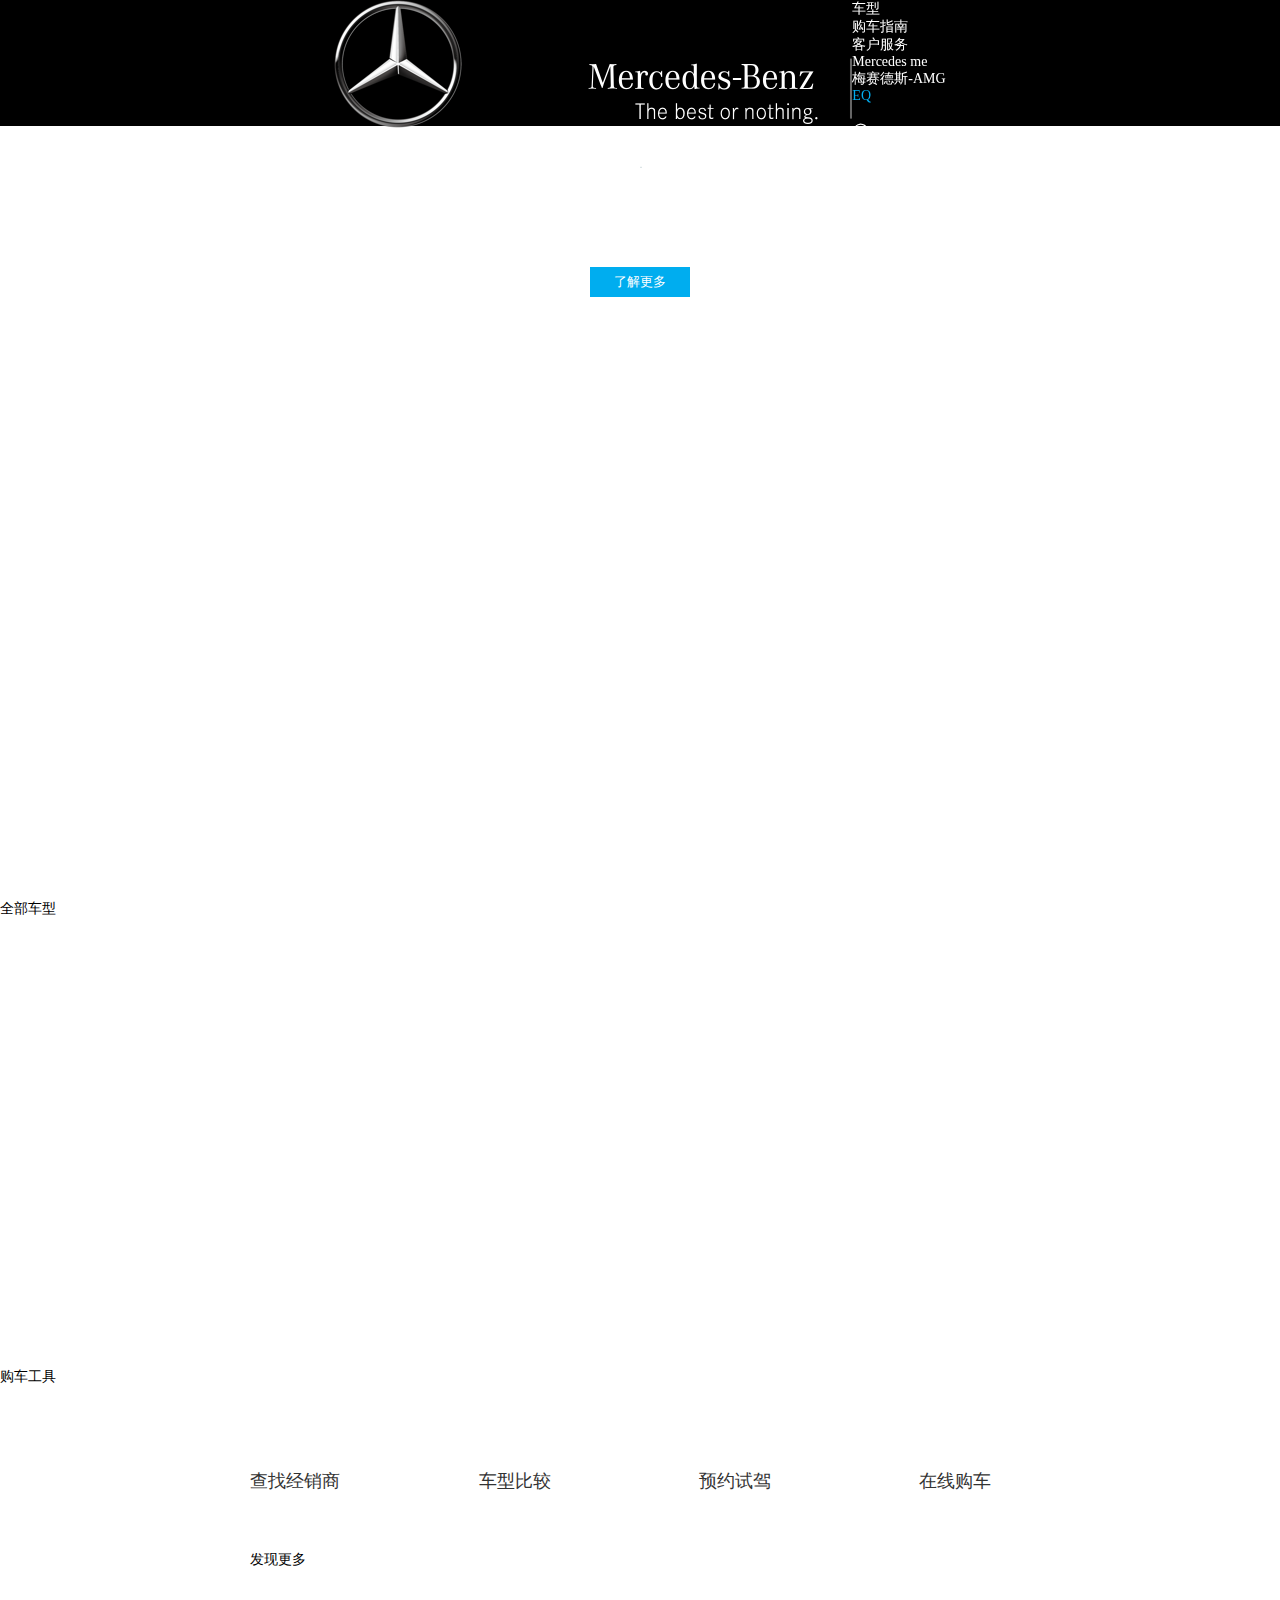
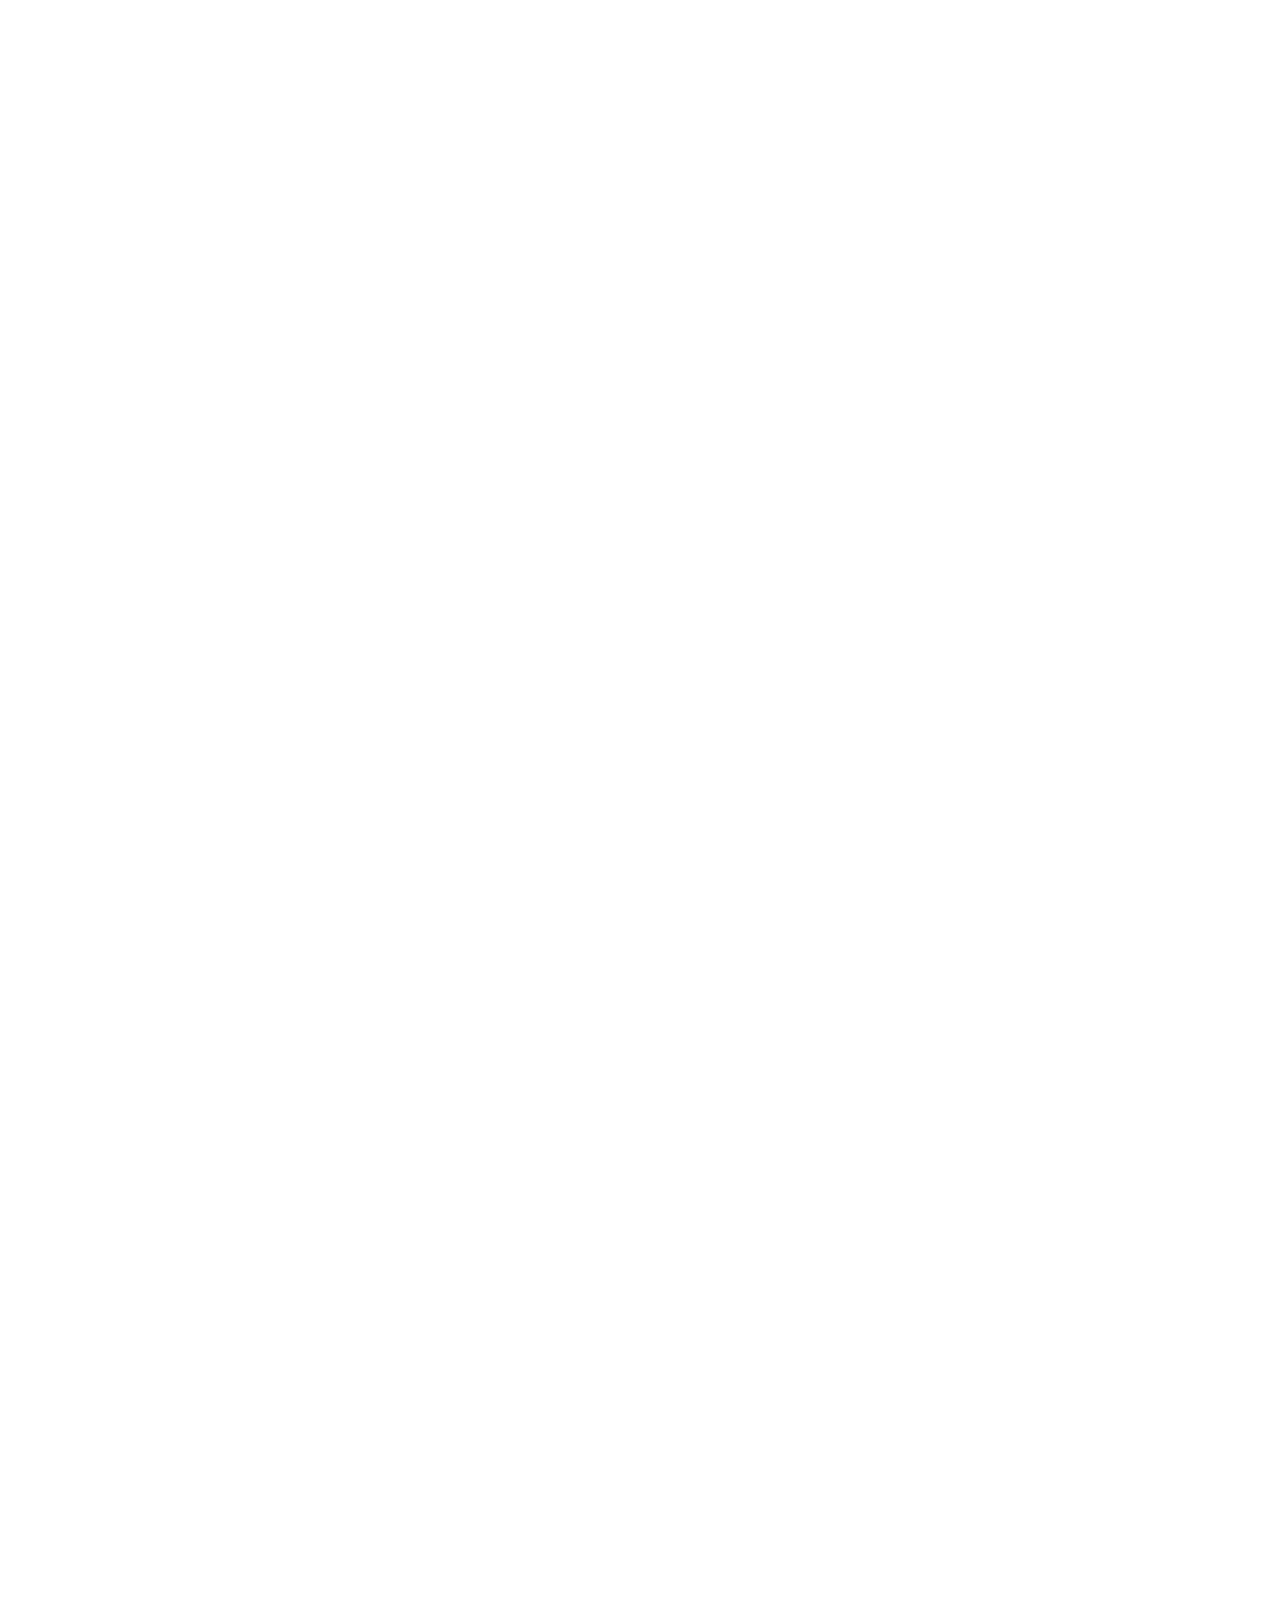
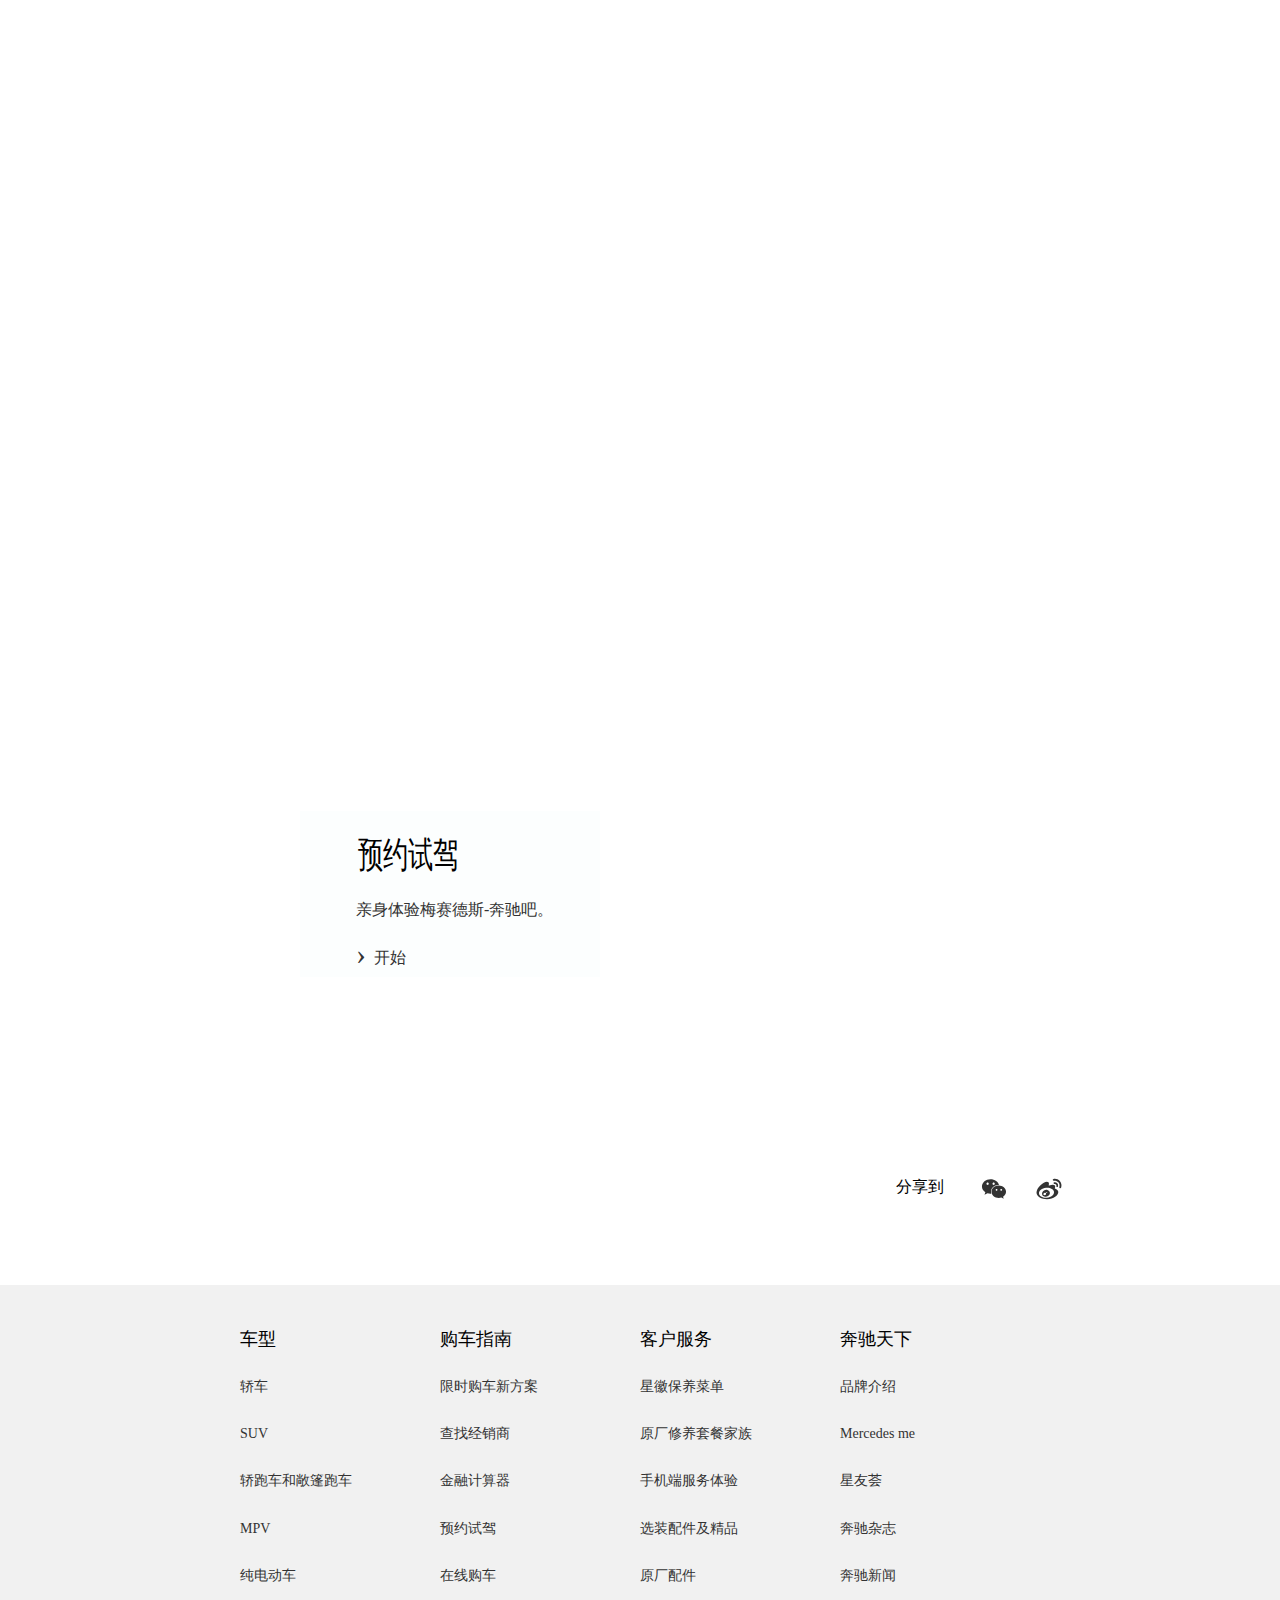
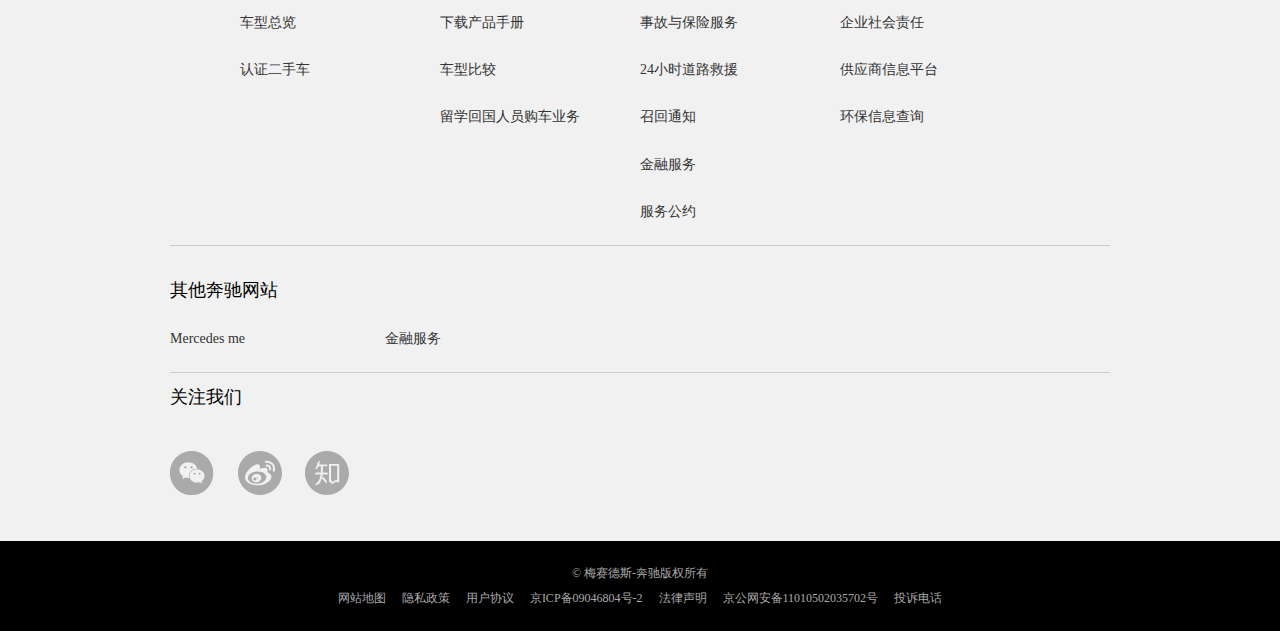
<file: Mercedes-benz首页.html>
<!DOCTYPE html>
<html>

<head>
    <meta charset="utf-8">
    <title>梅赛德斯-奔驰</title>
    <link rel="stylesheet" href="css/Mercedes-benz首页.css">
    <link rel="icon" type="text/css" href="img/标题栏icon.png" />
</head>

<body>
    <!-- 首页 -->

    <!-- 导航栏 -->

    <!-- 空div -->
    <div id="kong">

    </div>
    <div id="navBar">
        <a href="Mercedes-benz首页.html"><img src="img/navBar logo.png" alt=""></a>
        <ul>
            <li><a href="#" onclick="dhlcx1()">车型</a> </li>
            <li><a href="#" onclick="gczn1()">购车指南</a></li>
            <li><a href="#" onclick="khfw1()">客户服务</a></li>
            <li><a href="#">Mercedes me</a></li>
            <li><a href="Mercedes-AMG.html">梅赛德斯-AMG</a></li>
            <li><a href="#" style="color: #00adef;">EQ</a></li>
            <p><a href="Mercedes-benz登录.html">登录</a> &nbsp;&nbsp; <a href="Mercedes-benz登录.html">注册</a></p>
            <div onClick="javascript: sousuo()" id="searchImg"><img src="img/navBar白色搜索.png" onmouseover="this.src='img/navBar蓝色搜索.png'" onmouseout="this.src='img/navBar白色搜索.png'" style="cursor: pointer;" /></div>
        </ul>
    </div>
    <div id="dhlcx">
        <img src="img/菱形.svg" alt="">
        <p>所有车型</p>
        <div id="cxcontent">
            <ul>
                <li>
                    <!-- 轿车 -->
                    <input id="jiaoche" type="radio" name="tab" checked />
                    <label for="jiaoche">轿车</label>
                    <div class="content">
                        <div>
                            <img src="img/benzS级.png" alt="">
                            <p><span>S</span>级 <img src="img/灰横线.svg" alt=""></p>
                            <ul>
                                <li>
                                    S级轿车臻藏版
                                    <span>￥227.88万起/月供￥1,058起</span>
                                </li>
                                <li>
                                    梅赛德斯-迈巴赫S级轿车
                                    <span>￥139.88万起/月供￥6,649起</span>
                                </li>
                                <li>
                                    梅赛德斯-AMG S 63 L 4MATIC+ <br> 梅赛德斯-AMG S 65 L
                                    <span>￥227.88万起/月供￥1,058起</span>
                                </li>
                            </ul>
                        </div>
                        <div>
                            <img src="img/benzE级.png" alt="">
                            <p><span>E</span>级 <img src="img/灰横线.svg" alt=""></p>
                            <ul>
                                <li>
                                    长轴距E级运动轿车
                                    <span>￥42.98万起/月供￥1,158起</span>
                                </li>
                                <li>
                                    长轴距E级轿车
                                    <span>￥42.98万起/月供￥1,158起</span>
                                </li>
                                <li>
                                    标准轴距E级车运动版
                                    <span>￥44.28万起/月供￥1,018起</span>
                                </li>
                                <li>
                                    梅赛德斯- AMG E 43 4MATIC特别版
                                    <span>￥89.58万起/月供￥14,819起</span>
                                </li>
                                <li>
                                    梅赛德斯- AMG E 53 4MATIC+
                                    <span>￥94.88万起/月供￥808起</span>
                                </li>
                                <li>
                                    梅赛德斯-AMG E 63 S4MATIC+
                                    <span>￥156.08万起/月供￥5,1 64起</span>
                                </li>
                            </ul>
                        </div>
                        <div>
                            <img src="img/benzC级.png" alt="">
                            <p><span>C</span>级 <img src="img/灰横线.svg" alt=""></p>
                            <ul>
                                <li>
                                    长轴距C级运动轿车
                                    <span>￥30.78万起/月供￥738起</span>
                                </li>
                                <li>
                                    长轴距C级轿车
                                    <span>￥31.58万起/月供￥758起</span>
                                </li>
                                <li>
                                    标准轴距C级车运动版
                                    <span>￥31.08万起/月供￥688起</span>
                                </li>
                                <li>
                                    C级旅行轿车
                                    <span>￥36.08万起/月供￥818起</span>
                                </li>
                                <li>
                                    梅赛德斯- AMG C 43 4MATIC轿车
                                    <span>￥59.98万起/月供￥918起</span>
                                </li>
                                <li>
                                    新一代梅赛德斯-AMG C 434MATIC旅行轿车特别版
                                    <span>￥65.38万起/月供￥878起</span>
                                </li>
                                <li>
                                    梅赛德斯-AMG C 63
                                    <br> 梅赛德斯-AMG C 63 S
                                    <span>￥92.28万起/月供￥918起</span>
                                </li>
                            </ul>
                        </div>
                        <div>
                            <img src="img/benzA级.png" alt="">
                            <p><span>A</span>级 <img src="img/灰横线.svg" alt=""></p>
                            <ul>
                                <li>
                                    长轴距A级轿车
                                    <span>￥21.18万起/月供￥566起</span>
                                </li>
                                <li>
                                    全新A级车
                                    <span>￥25.78万起/月供￥536起</span>
                                </li>
                                <li>
                                    全新梅赛德斯-AMG A 35 L4MATIC
                                    <span>￥39.98万起/月供￥638起</span>
                                </li>
                                <li>
                                    梅赛德斯-AMG A 45 4MATIC
                                    <span>￥45.38万起/月供￥1,734起</span>
                                </li>
                            </ul>
                        </div>
                    </div>
                </li>
                <li>
                    <!-- SUV -->
                    <input id="SUV" type="radio" name="tab">
                    <label for="SUV">SUV</label>
                    <div class="content">
                        <div>
                            <img src="img/benzG级.png" alt="">
                            <p><span>G</span>级 <img src="img/灰横线.svg" alt=""></p>
                            <ul>
                                <li>
                                    G级越野车
                                    <span>￥162.88万起/月供￥7,667起</span>
                                </li>
                                <li>
                                    新一代梅赛德斯-AMG G 63
                                    <span>￥222 88万起/月供￥9452起</span>
                                </li>
                            </ul>
                        </div>
                        <div>
                            <img src="img/benzGLS.png" alt="">
                            <p><span>GLS</span><img src="img/灰横线.svg" alt=""></p>
                            <ul>
                                <li>
                                    全新GLS SUV
                                    <span>￥103.80万起/月供￥3,128起</span>
                                </li>
                                <li>
                                    梅赛德斯-AMG GLS 63 4MATIC
                                    <span>￥179.98万起/月供￥7,297起</span>
                                </li>
                            </ul>
                        </div>
                        <div>
                            <img src="img/benzGLE.png" alt="">
                            <p><span>GLE</span><img src="img/灰横线.svg" alt=""></p>
                            <ul>
                                <li>
                                    GLE SUV
                                    <span>￥70.98万起/月供￥2,318起</span>
                                </li>
                                <li>
                                    GL E轿跑SUV
                                    <span>￥78.48万起/月供￥1,958起</span>
                                </li>
                                <li>
                                    梅赛德斯-AMG GLE 43 4MATIC
                                    <span>￥94.18万起/月供￥4345起</span>
                                </li>
                                <li>
                                    梅赛德斯-AMG GLE 43 4MATIC轿跑SUV
                                    <span>￥96 48万起/月供￥4,182起</span>
                                </li>
                                <li>
                                    全新梅赛德斯-AMG GLE 53 4MATIC+
                                    <span>￥98.88万起1月供￥15,263起</span>
                                </li>
                                <li>
                                    梅赛德斯-AMG GLE 63 4MATIC
                                    <span>￥1 68.58万起/月供￥6,992起</span>
                                </li>
                                <li>
                                    梅赛德斯-AMG GLE 63 4MATIC轿跑SUV
                                    <span>￥175.38万起/月供￥6,784起</span>
                                </li>
                            </ul>
                        </div>
                        <div>
                            <img src="img/benzGLC.png" alt="">
                            <p><span>GLC</span><img src="img/灰横线.svg" alt=""></p>
                            <ul>
                                <li>
                                    新一代长轴距GLC SUV
                                    <span>￥39.28万起/月供￥1,078起</span>
                                </li>
                                <li>
                                    新一代GLC轿跑SUV
                                    <span>￥45.88万起/月供￥1 ,478起</span>
                                </li>
                                <li>
                                    梅赛德斯-AMG GLC 43 4MATIC
                                    <span>￥63.68万起/月供￥1,088起</span>
                                </li>
                                <li>
                                    梅赛德斯-AMG GLC 43 4MATIC轿跑SUV
                                    <span>￥66.38万起/月供￥988起</span>
                                </li>
                                <li>
                                    梅赛德斯-AMG GLC 63 4MATIC+
                                    <span>￥96.58万起/月供￥1 ,268起</span>
                                </li>
                                <li>
                                    梅赛德斯-AMG GLC 63 4MATIC+轿跑SUV
                                    <span>￥99.48万起/月供￥1,078起</span>
                                </li>
                            </ul>
                        </div>
                    </div>
                </li>
                <li>
                    <!-- 敞篷跑车 -->
                    <input id="cppc" type="radio" name="tab">
                    <label for="cppc">轿跑车&敞篷跑车</label>
                    <div class="content">
                        <div>
                            <img src="img/benz轿跑S.png" alt="">
                            <p><span>S</span>级<img src="img/灰横线.svg" alt=""></p>
                            <ul>
                                <li>
                                    S级轿跑车
                                    <span>￥121.88万起/月供￥2,848起</span>
                                </li>
                                <li>
                                    梅赛德斯- AMG S 63 4MATIC+轿跑车
                                    <span>￥229.88万起/月供￥628起</span>
                                </li>
                            </ul>
                        </div>
                        <div>
                            <img src="img/benz轿跑E.png" alt="">
                            <p><span>E</span>级<img src="img/灰横线.svg" alt=""></p>
                            <ul>
                                <li>
                                    E级轿跑车
                                    <span>￥52.18万起/月供￥1,080起</span>
                                </li>
                                <li>
                                    E级敞篷轿跑车
                                    <span>￥63.38万起/月供￥1,305起</span>
                                </li>
                                <li>
                                    梅赛德斯- AMG E 53 4MATIC+轿跑车
                                    <span>￥97.88万起/月供￥828起</span>
                                </li>
                            </ul>
                        </div>
                        <div>
                            <img src="img/benz轿跑C.png" alt="">
                            <p><span>C</span>级<img src="img/灰横线.svg" alt=""></p>
                            <ul>
                                <li>
                                    C级轿跑车
                                    <span>￥34.68万起/月供￥888起</span>
                                </li>
                                <li>
                                    梅赛德斯-AMG C 43 4MATIC轿跑车
                                    <span>￥63. .48万起/月供￥848起</span>
                                </li>
                                <li>
                                    梅赛德斯- AMG C 63轿跑车<br>梅赛德斯-AMG C 63 S轿跑车
                                    <span>￥95.28万起/月供￥828起</span>
                                </li>
                            </ul>
                        </div>
                        <div>
                            <img src="img/benz轿跑CLS.png" alt="">
                            <p><span>CLS</span><img src="img/灰横线.svg" alt=""></p>
                            <ul>
                                <li>
                                    梅赛德斯-AMG GT四门跑车
                                    <span>￥97.38万起/月供￥14,157起</span>
                                </li>
                            </ul>
                        </div>
                    </div>
                </li>
                <li>
                    <!-- MPV -->
                    <input id="MPV" type="radio" name="tab" />
                    <label for="MPV">MPV</label>
                    <div class="content">
                        <div>
                            <img src="img/benzV级.png" alt="">
                            <p><span>V</span>级 <img src="img/灰横线.svg" alt=""></p>
                            <ul>
                                <li>
                                    梅赛德斯奔驰V级MPV
                                    <span>￥47.18万起/月供￥6,964起</span> </li>
                            </ul>
                        </div>
                        <div>
                            <img src="img/benzVito.png" alt="">
                            <p><span>Vito</span><img src="img/灰横线.svg" alt=""></p>
                            <ul>
                                <li>
                                    梅赛德斯-奔驰威霆MPV
                                    <span>￥28.98万起/月供￥4,342起</span>
                                </li>
                            </ul>
                        </div>
                    </div>
                </li>
                <li>
                    <!-- 纯电动车 -->
                    <input id="cddc" type="radio" name="tab" />
                    <label for="cddc">纯电动车</label>
                    <div class="content">
                        <div>
                            <img src="img/benzEQC.png" alt="">
                            <p><span>EQC</span><img src="img/灰横线.svg" alt=""></p>
                            <ul>
                                <li>
                                    全新梅赛德斯-奔驰EQC纯电SUV
                                    <span>￥57.98万起/月供￥1 ,454起</span>
                                </li>
                            </ul>
                        </div>
                    </div>
                </li>
            </ul>
        </div>
        <div>
            <h5>车型总览</h5>
            <h5>认证二手车</h5>
            <h5>车型比较</h5>
        </div>
    </div>
    <div id="gczn">
        <img src="img/菱形.svg" alt="">
        <p>购车指南</p>
        <div>
            <div>
                <img src="img/benz1.jpg" alt="">
                <p>限时购车新方案</p>
                <p>提供人性化的选车和购车方案，让购车体验更多元，更轻松。</p>
            </div>
            <div>
                <img src="img/benz2.jpg" alt="">
                <p>查找经销商</p>
                <p>根据服务项目及贩售车型，筛选出符合您需求的经销商。</p>
            </div>
            <div>
                <img src="img/benz3.png" alt="">
                <p>金融计算器</p>
                <p>提供各种弹性购车的新方案，您可以根据预算来进行试算。</p>
            </div>
            <div>
                <img src="img/benz4.png" alt="">
                <p>预约试驾</p>
                <p>选择您心仪的车型，联系经销商，即刻体验梅赛德斯-奔驰。</p>
            </div>
            <div>
                <img src="img/benz5.jpg" alt="">
                <p>在线购车</p>
                <p>提供详细专业的在线购车方式及优惠方案，随时随地，轻松购车。</p>
            </div>
            <div>
                <img src="img/benz6.jpg" alt="">
                <p>在线购车</p>
                <p>为您提供公司用车管理建议及购买、拥有、保养和车贷等咨询服务。</p>
            </div>
            <div>
                <img src="img/benz7.jpg" alt="">
                <p>下载产品手册</p>
                <p>选择心仪的梅赛德斯奔驰车型，即可下载产品手册全面了解车型。</p>
            </div>
            <div>
                <img src="img/benz8.jpg" alt="">
                <p>二手查询</p>
                <p>梅赛德斯-奔驰星睿认证二车，用奔驰的品质让奔驰继续。</p>
            </div>
        </div>
    </div>
    <div id="khfw">
        <img src="img/菱形.svg" alt="">
        <p>客户服务</p>
        <div>
            <div>
                <img src="img/11.jpg" alt="">
                <p>最新活动信息</p>
                <p>丰富多彩的活动让车主安然悠享用车生活，与爱车共度的美好时光。</p>
            </div>
            <div>
                <img src="img/22.jpg" alt="">
                <p>车辆保养与维修</p>
                <p>关注车主用车期间不同阶段的需求，提供高效愉悦的移动出行解决方案。</p>
            </div>
            <div>
                <img src="img/33.jpg" alt="">
                <p>Mercedes me 车主俱乐部</p>
                <p>携手跨行业合作伙伴为会员打造优质的用车体验和多方位的生活关怀。</p>
            </div>
            <div>
                <img src="img/44.jpg" alt="">
                <p>金融服务</p>
                <p>选择奔驰金融，轻松拥享梦想星徽座驾。</p>
            </div>
            <div>
                <img src="img/55.jpg" alt="">
                <p>选装配件</p>
                <p>提供车辆个性化产品，满足更加安全，舒适，便利的用车体验。</p>
            </div>
            <div>
                <img src="img/66.jpg" alt="">
                <p>Mercedes me 互联商店</p>
                <p>在线购买奔驰专属服务，享受定制化人车交互体验。</p>
            </div>
            <div>
                <img src="img/77.jpg" alt="">
                <p>梅赛德斯-奔驰官方应用程序</p>
                <p>包括了销售售后的全生命周期一站式销售服务平台。</p>
            </div>
            <div>
                <img src="img/88.jpg" alt="">
                <p>查找充电桩</p>
                <p>随时随地查找周围充电桩，令您安心享受电动出行乐趣。</p>
            </div>
        </div>
    </div>
    <!-- input搜索框 -->
    <p id="search"><input type="search" placeholder="全新GLB SUV" />
        <span></span>
    </p>
    <!-- 轮播图 -->
    <div class="wrap">
        <ul class="list">
            <li class="item active" onclick="window.open('Mercedes-benz星连心服务.html')">
                <img src="img/星连心服务，助力战疫.svg" alt="冰雪对决，无处不从容">
                <p>了解更多</p>
            </li>
            <li class="item" onclick="window.open('Mercedes-benz冰雪对决.html')">
                <img src="img/冰雪对决，无处不从容.svg" alt="冰雪对决，无处不从容">
                <p>了解更多</p>
            </li>
            <li class="item" onclick="window.open('Mercedes-AMG.html')">
                <img src="img/启动，即非凡.svg" alt="启动，即非凡">
                <p>了解更多</p>
            </li>
            <li class="item" onclick="window.open('#')">
                <img src="img/就是这么大才大用.svg" alt="就是这么大才大用">
                <p>了解更多</p>
            </li>
            <li class="item" onclick="window.open('#')">
                <img src="img/放怀天地.svg" alt="放怀天地">
                <p>了解更多</p>
            </li>
            <li class="item" onclick="window.open('#')">
                <img src="img/从此电动豪华.svg" alt="从此电动豪华">
                <p>了解更多</p>
            </li>
            <li class="item" onclick="window.open('#')">
                <img src="img/爱无所不在.svg" alt="爱无所不在">
                <p>了解更多</p>
            </li>
        </ul>
        <ul class="pointList">
            <li class="point active" date-index='0'></li>
            <li class="point" data-index='1'></li>
            <li class="point" data-index='2'></li>
            <li class="point" data-index='3'></li>
            <li class="point" data-index='4'></li>
            <li class="point" data-index='5'></li>
            <li class="point" data-index='6'></li>
        </ul>
        <button type="button" class="btn" id="goPre"></button>
        <button type="button" class="btn" id="goNext"></button>
    </div>
    <!-- 首页全部车型   轮播图下 -->
    <div id="qbcx">
        <p>全部车型</p>
        <ul>
            <li>
                <h4>轿车</h4>
            </li>
            <li>
                <h4>SUV</h4>
            </li>
            <li>
                <h4>轿跑车 &<br>敞篷跑车</h4>
            </li>
            <li>
                <h4>MPV</h4>
            </li>
            <li>
                <h4>纯电动车</h4>
            </li>
        </ul>
    </div>
    <!-- 首页购车工具 -->
    <div id="gcgj">
        <p>购车工具</p>
        <div>
            <ul onclick="window.open('Mercedes-benz查找经销商.html')">
                <li></li>
                <li>查找经销商</li>
            </ul>
            <ul>
                <li></li>
                <li>车型比较</li>
            </ul>
            <ul>
                <li></li>
                <li>预约试驾</li>
            </ul>
            <ul>
                <li></li>
                <li>在线购车</li>
            </ul>
        </div>

    </div>
    <!-- 发现更多 -->
    <div id="fxgd">
        <p>发现更多</p>
        <div id="fxgdOne">
            <ul>
                <p>限时购车新方案</p>
                <li>别故，迎新。多种优享方案，助你轻松拥有一辆梅赛德斯-奔驰。</li>
                <li style="width: 100px;">了解更多</li>
            </ul>
        </div>
        <div id="fxgdTwo">
            <div>
                <ul>
                    <p>加入She’sMercedes</p>
                    <li>发挥你的声音，唤醒女性力量</li>
                    <li style="width: 100px;">了解更多</li>
                </ul>
            </div>
            <div>
                <ul>
                    <p>星友荟</p>
                    <li>尽情表达自我分享观点、结识新友
                        <br>的星徽社群。</li>
                    <li style="width: 100px;">了解更多</li>
                </ul>
            </div>
        </div>
        <div id="fxgdThree">
            <ul>
                <p>星睿认证二手车</p>
                <li>物转星移，奔驰如初。</li>
                <li style="width: 100px;">了解更多</li>
            </ul>
        </div>
        <div id="fxgdFour">
            <ul>
                <p>Mercedes me车主俱乐部</p>
                <li>携手跨行业合作伙伴为会员打造优质的用车体验和多方位的生活关怀。</li>
                <li style="width: 100px;">了解更多</li>
            </ul>
        </div>
        <div id="fxgdFive">
            <div>
                <ul>
                    <p>并肩前行，2019赛季F1世界锦标赛</p>
                    <li>梅赛德斯- AMG马石油车队，2019赛季征战传奇!</li>
                    <li style="width: 100px;">了解更多</li>
                </ul>
            </div>
            <div>
                <ul>
                    <p>SUV征服之旅</p>
                    <li>邀您即刻了解2019梅赛德斯奔驰SUV征服之旅试驾活动，与SUV家族同踏上这场征程!</li>
                    <li>了解更多</li>
                </ul>
            </div>
        </div>
        <div id="fxgdSix">
            <div>
                <ul>
                    <p>从心，认识奔驰、</p>
                    <li>梅赛德斯-奔驰秘籍，助你成为高手。</li>
                    <li style="width: 100px;">了解更多</li>
                </ul>
            </div>
            <div>
                <ul>
                    <p>奔驰杂志</p>
                    <li style="width: 100px;">了解更多</li>
                </ul>
            </div>
        </div>

    </div>
    <!-- 预约试驾 -->
    <div id="yysj">
        <div>
            <div id="yysjBody">
                <p>预约试驾</p>
                <p>亲身体验梅赛德斯-奔驰吧。</p>
                <p>开始</p>
            </div>
        </div>
    </div>
    <!-- 分享到 -->
    <div id="fxd">
        <span>分享到</span>
        <a href="#"><img src="img/微信logo.svg" alt=""></a>
        <a href="#"><img src="img/微博logo.svg" alt=""></a>
    </div>
    <!-- 下部导航栏 -->
    <div id="bottomNav">
        <div>
            <ul>
                <h4>车型</h4>
                <li>轿车</li>
                <li>SUV</li>
                <li>轿跑车和敞篷跑车</li>
                <li>MPV</li>
                <li>纯电动车</li>
                <li>车型总览</li>
                <li>认证二手车</li>
            </ul>
            <ul>
                <h4>购车指南</h4>
                <li>限时购车新方案</li>
                <li>查找经销商</li>
                <li>金融计算器</li>
                <li>预约试驾</li>
                <li>在线购车</li>
                <li>下载产品手册</li>
                <li>车型比较</li>
                <li>留学回国人员购车业务</li>
            </ul>
            <ul>
                <h4>客户服务</h4>
                <li>星徽保养菜单</li>
                <li>原厂修养套餐家族</li>
                <li>手机端服务体验</li>
                <li>选装配件及精品</li>
                <li>原厂配件</li>
                <li>事故与保险服务</li>
                <li>24小时道路救援</li>
                <li>召回通知</li>
                <li>金融服务</li>
                <li>服务公约</li>
            </ul>
            <ul>
                <h4>奔驰天下</h4>
                <li>品牌介绍</li>
                <li>Mercedes me</li>
                <li>星友荟</li>
                <li>奔驰杂志</li>
                <li>奔驰新闻</li>
                <li>企业社会责任</li>
                <li>供应商信息平台</li>
                <li>环保信息查询</li>
            </ul>
        </div>
        <div>
            <h4>其他奔驰网站</h4>
            <p><a href="#">Mercedes me</a><a href="#">金融服务</a></p>
        </div>
        <div>
            <h4>关注我们</h4>
            <a href="#">
                <img src="img/微信灰色.svg" onmouseover="this.src='img/微信mouse.svg'" onmouseout="this.src='img/微信灰色.svg'" />
            </a>
            <a href="#">
                <img src="img/微博灰色.svg" onmouseover="this.src='img/微博mouse.svg'" onmouseout="this.src='img/微博灰色.svg'" />
            </a>
            <a href="#">
                <img src="img/知乎灰色.svg" onmouseover="this.src='img/知乎mouse.svg'" onmouseout="this.src='img/知乎灰色.svg'" />
            </a>
        </div>
    </div>
    <!-- 版权部份 -->

    <div id="banquan">
        <div><a href="#"> &copy; 梅赛德斯-奔驰版权所有</a></div>
        <div>
            <a href="#">网站地图</a>
            <a href="#">隐私政策</a>
            <a href="#">用户协议</a>
            <a href="#">京ICP备09046804号-2</a>
            <a href="#">法律声明</a>
            <a href="#">京公网安备11010502035702号</a>
            <a href="#">投诉电话</a>
        </div>
    </div>
    <!-- 联系我们按钮 -->
    <div id="leftbottom" onclick="window.open('Mercedes-benz联系我们.html')">

    </div>

</body>
<script src="js/Mercedes-benz导航栏.js"></script>
<script src="js/Mercedes-benz单击.js"></script>
<script src="js/Mercedes-benz轮播图.js"></script>

</html>
</file>
<file: 吴烂人/style.css>
/* scroll to reveal
html.sr .load-hidden {
  visibility: hidden;
} */

html {
    scroll-behavior: smooth;
    width: 100%;
    overflow-x: hidden;
}

* {
    margin: 0;
    padding: 0;
    box-sizing: border-box;
    font-family: Helvetica, "PingFang SC", "Microsoft Yahei", sans-serif;
    font-size: 14px;
}


/* 图片默认宽度100% */

img {
    width: 100%;
}


/* 定义变量 */

:root {
    --primary-color: #ff434f;
    --secondary-color: #e3e3e3;
    --text-color-lightest: #e7e9ec;
    --text-color-darker: #2e2e2e;
    --text-color-dark: #494949;
    --text-color-gray: #8b8b8b;
    --text-color-dark-gray: #727272;
    --text-color-light-gray: #c6c6c6;
    --backdrop-color: rgba(42, 42, 42, 0.69);
}


/* ============= 头部================== */


/* 头部 */

header {
    width: 100vw;
    height: 80px;
    /* 栅格布局 */
    display: grid;
    padding: 0 40px;
    /* 两列，一列占三分之一，一列占三分之二 */
    grid-template-columns: 1fr 2fr;
    /* 垂直居中 */
    align-items: center;
    /* 用于定位导航菜单 */
    position: relative;
    z-index: 200;
}


/* wulanren */

.wulanren {
    font-size: 24px;
    font-weight: 600;
    color: var(--text-color-lightest);
}


/* 导航 */

header nav {
    /* 水平靠右对齐 */
    justify-self: end;
}


/* 导航链接 */

header nav a {
    color: var(--text-color-lightest);
    text-decoration: none;
    margin: 0 24px;
}

header nav a:hover {
    color: #ff434f;
}

header .burger {
    display: none;
}

.glide {
    position: relative;
    top: -80px;
    z-index: 50;
}


/* 轮播的图片和视频的大小 */

.glide__slide img,
.glide__slide video {
    object-fit: cover;
    width: 100vw;
    height: 100vh;
}


/* 轮播的布局 */

.glide__slide {
    display: flex;
    align-items: center;
    justify-content: center;
}


/* 轮播标题容器 */

.slide-caption {
    position: absolute;
    /* 放置在遮罩上层 */
    z-index: 70;
    color: var(--text-color-lightest);
    text-align: center;
    max-width: 60vw;
}


/* 轮播标题默认不显示，在JS中用动画移入  */

.slide-caption>* {
    opacity: 0;
}


/* 轮播标题中的主标语 */

.slide-caption h1 {
    font-size: 54px;
    font-weight: 600;
}


/* 轮播标题中的副标语 */

.slide-caption h3 {
    font-size: 24px;
    margin: 48px 0;
}


/* 第二页轮播标题布局方式 */

.slide-caption.left {
    max-width: 80vw;
    text-align: left;
}


/* 轮播遮罩层 */

.backdrop {
    background: var(--backdrop-color);
    opacity: 0.5;
    position: absolute;
    left: 0;
    width: 100%;
    height: 100%;
    /* 放置在幻灯片上层 */
    z-index: 60;
}

.glide__arrows,
.glide__bullets {
    z-index: 70;
}


/* 探索更多按钮 */

.explore-btn {
    padding: 14px 32px;
    background-color: var(--primary-color);
    border: 0;
    border-radius: 4px;
    color: var(--text-color-lightest);
    font-size: 18px;
    cursor: pointer;
    outline: none;
}

.content-wrapper {
    display: flex;
    flex-direction: column;
    align-items: center;
}


/* 所有section都按grid布局 */

section {
    display: grid;
    /* 单元格都居中对齐 */
    justify-items: center;
    max-width: 1180px;
    padding: 0 80px;
}


/* 区域大标题 */

.title1 {
    /* justify-self: center; */
    /* position: relative; */
    font-size: 34px;
    color: var(--text-color-darker);
}


/* 大标题下方红线 */

.title1::after {
    content: "";
    display: block;
    width: 80%;
    height: 4px;
    transform: translateX(10%);
    margin-top: 14px;
    background-color: var(--primary-color);
}


/* 大d标题下方简介 */

.intro {
    margin: 28px 0 60px 0;
    font-size: 18px;
    color: var(--text-color-dark-gray);
}

footer {
    margin-top: 124px;
    background-color: #181818;
    display: grid;
    justify-items: center;
    padding-top: 72px;
    padding-bottom: 24px;
}

.footer-menus {
    width: 100%;
    max-width: 1180px;
    display: flex;
    justify-content: space-between;
    padding: 0 80px;
    position: relative;
}


/* 导航菜单，靠右对齐 */


/* 一级菜单 */

.menu-title {
    font-size: 16px;
    color: white;
    font-weight: 500;
    margin-bottom: 20px;
}


/* 联系我们，靠左对齐 */

.contact-us {
    justify-self: start;
    color: var(--text-color-lightest);
}

.contact-us p:not(:first-child) {
    padding-bottom: 16px;
}

.ICP {
    margin-top: 24px;
    margin-bottom: 16px;
    width: 100%;
    justify-self: center;
    color: white;
}


/* 备案信息，版权信息 */

.ICP span {
    color: #FF434F;
    cursor: pointer;
}

@media (max-width: 1100px) {
    /* 导航设置为不可见，点击折叠按钮显示全屏导航 */
    header nav {
        display: none;
    }
    /* 头部平分两列布局 */
    header {
        grid-template-columns: repeat(2, 1fr);
    }
    /* 折叠菜单样式，显示出来 */
    header .burger {
        display: block;
        justify-self: end;
        cursor: pointer;
        position: relative;
        width: 20px;
        height: 6px;
    }
    /* 折叠按钮线条样式 */
    .burger-line1,
    .burger-line2,
    .burger-line3 {
        width: 20px;
        height: 2px;
        background-color: var(--text-color-lightest);
        /* position: relative; */
    }
    /* 上移第一条线 */
    .burger-line1 {
        position: absolute;
        top: -6px;
    }
    /* 下移第三条线 */
    .burger-line3 {
        position: absolute;
        top: 6px;
    }
    /* 全屏导航展开时，折叠按钮设置为深色 */
    header.dhl .burger-line1,
    header.dhl .burger-line2,
    header.dhl .burger-line3,
    header.sticky .burger-line1,
    header.sticky .burger-line2,
    header.sticky .burger-line3 {
        background-color: var(--text-color-darker);
        transition: 0.4s ease;
    }
    /* 全屏导航显示时，折叠按钮第一条线样式 */
    header.dhl .burger-line1 {
        transform: rotate(45deg) translate(3px, 5px);
    }
    /* 全屏导航显示时，折叠按钮第二条线样式 */
    header.dhl .burger-line2 {
        transform: translateX(5px);
        opacity: 0;
    }
    /* 全屏导航显示时，折叠按钮第三条线样式 */
    header.dhl .burger-line3 {
        transform: rotate(-45deg) translate(3px, -5px);
    }
    /* 全屏导航显示时，wulanren样式 */
    header.dhl .wulanren {
        color: var(--text-color-darker);
        z-index: 40;
    }
    /* 全屏导航显示时，导航菜单样式 */
    header.dhl nav {
        display: grid;
        /* 每行高度为内容的高度，不设置会平分全屏高度 */
        grid-auto-rows: max-content;
        /* 菜单项靠右对齐 */
        justify-items: end;
        position: absolute;
        top: 0;
        left: 0;
        background: white;
        width: 100vw;
        height: 100vh;
        padding: 0 40px;
        opacity: 0;
        /* 下滑效果 */
        animation: slideDown 0.6s ease-out forwards;
    }
    /* 全屏导航显示时，导航菜单项样式和动画 */
    header.dhl nav>* {
        margin: 4px 0;
        font-size: 18px;
        color: var(--text-color-darker);
        opacity: 0;
        animation: showMenu 0.5s linear forwards 0.4s;
    }
    /* 搜索按钮 */
    header.dhl nav>i.fas {
        margin-top: 10px;
    }
    /* 导航下滑动画 */
    @keyframes slideDown {
        from {
            height: 0;
            opacity: 0;
        }
        to {
            height: 100vh;
            padding-top: 80px;
            opacity: 1;
        }
    }
    /* 菜单项动画 */
    @keyframes showMenu {
        from {
            opacity: 0;
            transform: translateY(-1vh);
        }
        to {
            opacity: 1;
        }
    }
    /* 缩小业务流程标题字体 */
    .service-item .service-title {
        font-size: 20px;
    }
    /* 缩小业务流程内容字体和行距 */
    .service-item .service-content {
        font-size: 14px;
        line-height: 24px;
    }
    /* 团队成员改为两列 */
    .team-members {
        grid-template-columns: repeat(2, 1fr);
        column-gap: 6vw;
        row-gap: 36px;
    }
    /* 公司动态改为两列 */
    .activities {
        grid-template-columns: repeat(2, 1fr);
        row-gap: 36px;
    }
}


/* 小于992象素时 */

@media (max-width: 992px) {
    /* 轮播标题字号缩小  */
    .slide-caption h1 {
        font-size: 48px;
    }
    .slide-caption h3 {
        font-size: 18px;
    }
    /* 关于我们和业务流程设置为两列布局 */
    .features,
    .services {
        grid-template-columns: repeat(2, 1fr);
        /* 取消两行布局 */
        grid-template-rows: unset;
    }
    /* 数据部分设置为两列布局 */
    .data-section {
        /* 每列最小宽度为200象素，最大为自动 */
        grid-template-columns: repeat(2, minmax(200px, auto));
        row-gap: 24px;
        height: auto;
        padding: 24px 0;
        background-size: 200%;
    }
    /* 成功案例图片设置为3列 */
    .baxx .case-item {
        width: calc(100vw / 3);
    }
}


/* 小于768象素时 */

@media (max-width: 768px) {
    /* 区域的左右内边距设置为40象素 */
    section,
    .footer-menus {
        padding: 0 40px;
    }
    /* 关于我们和业务流程设置为1列 */
    .features,
    .services {
        grid-template-columns: 1fr;
    }
    /* 团队成员设置为1列 */
    .team-members {
        grid-template-columns: minmax(200px, 400px);
        /* column-gap: 6vw;
    row-gap: 36px; */
    }
    /* 数据部分设置为1列 */
    .data-section {
        grid-template-columns: 1fr;
        /* 增加背景尺寸 */
        background-size: 320%;
    }
    /* 公司动态设置为1列 */
    .activities {
        grid-template-columns: 1fr;
        row-gap: 36px;
    }
    /* 成功案例图片显示为两列 */
    .baxx .case-item {
        width: calc(100vw / 2);
        height: 30vw;
    }
    /* 底部菜单设置为3列 */
    .footer-menus {
        grid-template-columns: 2fr repeat(2, 1fr);
        row-gap: 24px;
    }
    /* 联系我们占前两列 */
    .contact-us {
        grid-row: 1 / 3;
    }
    /* 菜单文字靠右对齐 */
    .footer-menu {
        text-align: right;
    }
}


/* 小于576象素 */

@media (max-width: 576px) {
    /* 缩小轮播标题文字，探索更多按钮文字 */
    .slide-caption h1 {
        font-size: 28px;
    }
    .slide-caption h3 {
        font-size: 14px;
    }
    .explore-btn {
        padding: 8px 18px;
        font-size: 14px;
    }
    /* 成功案例显示为1列 */
    .baxx .case-item {
        width: 100vw;
        height: 60vw;
    }
    /* 底部菜单显示为1列 */
    .footer-menus {
        grid-template-columns: 1fr;
        /* row-gap: 24px; */
    }
    /* 底部菜单左对齐 */
    .footer-menu {
        justify-self: start;
        text-align: left;
    }
}
</file>
<file: css/Mercedes-benz首页.css>
/* PC端   包含ipadPro */

html {
    width: 100%;
    scroll-behavior: smooth;
    overflow-x: hidden;
}

html,
body {
    width: 100%;
    overflow-x: hidden;
}

#loadingBox {
    position: fixed;
    width: 100%;
    height: 100%;
    top: 0;
    left: 0;
    background: white;
}

#loading {
    position: absolute;
    top: 50%;
    left: 50%;
    z-index: 100000000;
    transform: translate(-50%, -50%) rotate(75deg);
    width: 15px;
    height: 15px;
}

#loading::before,
#loading::after {
    content: "";
    position: absolute;
    top: 50%;
    left: 50%;
    transform: translate(-50%, -50%);
    width: 15px;
    height: 15px;
    border-radius: 15px;
    animation: loading 1.5s infinite linear;
}

#loading::before {
    box-shadow: 15px 15px #e77f67, -15px -15px #778beb;
}

#loading::after {
    box-shadow: 15px 15px #f8a5c2, -15px -15px #f5cd79;
    transform: translate(-50%, -50%) rotate(90deg);
}

@keyframes loading {
    50% {
        height: 45px;
    }
}

@media only screen and (min-device-width: 1024px) and (max-device-width: 3000px) {
    * {
        margin: 0px;
        padding: 0px;
        list-style: none;
        font-size: 14px;
        text-decoration: none;
    }
    body {
        width: 100%;
        overflow-x: hidden;
    }
    /* 首页 */
    .xbt {
        width: 60%;
        height: 50px;
        margin-top: 50px;
        margin-bottom: 40px;
        font: 36px/50px serif;
        position: relative;
        transform: scaleX(0.7);
        text-align: center;
        width: auto;
        color: #666666;
    }
    .xbt::before {
        content: '';
        width: 38%;
        height: 1px;
        background-color: #e1e1e1;
        position: absolute;
        left: 90px;
        z-index: 1;
        top: 25px;
    }
    .xbt::after {
        content: '';
        width: 38%;
        height: 1px;
        background-color: #e1e1e1;
        position: absolute;
        right: 90px;
        z-index: 1;
        top: 25px;
    }
    /* 首页导航栏 */
    #kong {
        width: 100%;
        height: 14vh;
        transition: all 1s;
        background: black;
    }
    #navBar>span {
        width: 18%;
        height: 100%;
        opacity: 0;
        display: block;
        position: absolute;
    }
    #navBar>span:nth-of-type(1) {
        left: 0;
    }
    #navBar>span:nth-of-type(2) {
        width: 16%;
        right: 0;
    }
    #navBar {
        width: 100%;
        height: 14vh;
        background: black;
        position: fixed;
        top: 0px;
        z-index: 10000;
        display: flex;
        justify-content: center;
        transition: all 0.6s;
    }
    #navBar>div {
        width: 940px;
        margin: 0 auto;
        display: flex;
        padding-bottom: 20px;
        justify-content: space-between;
        align-items: flex-end;
    }
    #navBar a {
        color: white;
    }
    #navBar a:hover {
        color: #00ADEF;
    }
    #benzlogo {
        width: 259px;
        height: 64px;
        cursor: pointer;
    }
    #navBar p {
        font-size: 12px;
        position: relative;
        top: 30px;
        right: 330px;
        background: url(https://zh8177.top/navBar%E5%88%86%E9%9A%94.png) center 0% no-repeat;
    }
    @media only screen and (max-device-width: 1024px) {
        #kong {
            height: 7vh;
        }
        #navBar {
            height: 7vh;
        }
        #navBar p {
            font-size: 12px;
            position: relative;
            top: 15px;
            right: 70px;
            background: url(https://zh8177.top/navBar%E5%88%86%E9%9A%94.png) center 0% no-repeat;
        }
    }
    /* 导航栏车型 */
    #dhlcx {
        width: 100%;
        height: 1100px;
        position: relative;
        display: none;
    }
    #dhlcx>img {
        top: -60px;
        left: 39.4%;
        position: absolute;
        z-index: 10001;
    }
    @media only screen and (max-device-width: 1024px) {
        #dhlcx>img {
            top: -60px;
            left: 33.6%;
            position: absolute;
            z-index: 10001;
        }
    }
    #dhlcx>p {
        font: normal 36px "SimSun", serif;
        color: #333333;
        transform: scaleX(0.7);
        margin: 50px 0px 0px 70px;
    }
    /* 导航栏车型       内容 */
    #dhlcx #cxcontent {
        display: flex;
        margin-top: 50px;
        justify-content: center;
    }
    #dhlcx #cxcontent>ul {
        position: relative;
        display: flex;
        justify-content: center;
    }
    #dhlcx #cxcontent>ul li {
        overflow: hidden;
    }
    #dhlcx #cxcontent ul li input {
        display: none;
    }
    #dhlcx #cxcontent ul li label {
        float: left;
        color: #666666;
        padding: 10px;
        margin: 0px 20px;
        cursor: pointer;
    }
    #dhlcx #cxcontent>ul>li>input:checked+label {
        color: #666666;
        border-bottom: solid 3px #00adef;
    }
    #dhlcx #cxcontent>ul>li>input:checked~.content {
        opacity: 1;
        transition: opacity 1s;
        visibility: visible;
    }
    #dhlcx #cxcontent .content {
        width: 100%;
        opacity: 0;
        visibility: hidden;
        position: absolute;
        left: 0;
        top: 65px;
        display: flex;
        justify-content: center;
    }
    #dhlcx #cxcontent .content div {
        width: 224px;
        color: #666666;
        margin-right: 11px;
    }
    #dhlcx #cxcontent .content div>img {
        width: 210px;
        height: 91px;
    }
    #dhlcx #cxcontent .content div p {
        position: relative;
        margin-bottom: 25px;
    }
    #dhlcx #cxcontent .content div p img {
        position: absolute;
        bottom: -10px;
        left: 0px;
        width: 25px;
    }
    #dhlcx #cxcontent .content div p span {
        display: inline-block;
        font: normal 36px "SimSun", serif;
        transform: scaleX(0.7);
        margin-right: 5px;
    }
    #dhlcx #cxcontent .content div ul li {
        width: 200px;
        margin: 25px 0px;
        font-size: 14px;
        font-weight: 500;
        color: #333333;
        line-height: 25px;
    }
    #dhlcx #cxcontent .content div ul li:hover {
        color: #00adef;
        cursor: pointer;
    }
    #dhlcx #cxcontent .content div ul li span {
        font-size: 12px;
        display: block;
        color: #666666;
    }
    #dhlcx>div:nth-of-type(2) {
        width: 940px;
        height: 50px;
        padding: 30px;
        position: absolute;
        bottom: 0px;
        left: 250px;
        display: flex;
        color: #666666;
        justify-content: left;
        border-top: 1px solid #CCCCCC;
    }
    #dhlcx>div:nth-of-type(2) h5 {
        font-size: 17px;
        height: 25px;
        cursor: pointer;
    }
    #dhlcx>div:nth-of-type(2) h5:hover {
        color: #00adef;
    }
    #dhlcx>div:nth-of-type(2) h5:nth-of-type(2) {
        margin-right: 30px;
        margin-left: 30px;
        padding: 0px 30px;
        border-right: 1px solid #CCCCCC;
        border-left: 1px solid #CCCCCC;
    }
    /* 购车指南 */
    #gczn {
        width: 100%;
        height: 600px;
        box-sizing: border-box;
        position: relative;
        display: none;
    }
    #gczn>img {
        top: -60px;
        left: 45%;
        position: absolute;
        z-index: 100000;
    }
    @media only screen and (max-device-width: 1024px) {
        #gczn>img {
            top: -60px;
            left: 41.5%;
            position: absolute;
            z-index: 10001;
        }
    }
    #gczn>p {
        width: 100%;
        text-align: left;
        font: normal 36px "SimSun", serif;
        color: #333333;
        transform: scaleX(0.7);
        margin: 50px 0px 50px 70px;
    }
    #gczn>div {
        width: 940px;
        height: 450px;
        display: flex;
        margin: 0 auto;
        flex-wrap: wrap;
        justify-content: center;
    }
    #gczn>div>div {
        width: 200px;
        margin: 0px 15px;
        cursor: pointer;
    }
    #gczn>div>div:hover p:nth-of-type(1) {
        color: #00ADEF;
    }
    #gczn>div>div>p {
        width: 200px;
        margin: 5px 0px;
    }
    #gczn>div>div>p:nth-of-type(1) {
        font-size: 14px;
    }
    #gczn>div>div>p:nth-of-type(2) {
        font-size: 12px;
        line-height: 25px;
    }
    #gczn>div>div>img {
        width: 210px;
        height: 110px;
    }
    /* 客户服务 */
    #khfw {
        width: 100%;
        height: 600px;
        box-sizing: border-box;
        position: relative;
        display: none;
    }
    #khfw>img {
        top: -60px;
        left: 51%;
        position: absolute;
        z-index: 100000;
    }
    @media only screen and (max-device-width: 1024px) {
        #khfw>img {
            top: -60px;
            left: 50.8%;
            position: absolute;
            z-index: 10001;
        }
    }
    #khfw>p {
        width: 100%;
        text-align: left;
        font: normal 36px "SimSun", serif;
        color: #333333;
        transform: scaleX(0.7);
        margin: 50px 0px 50px 70px;
    }
    #khfw>div {
        width: 940px;
        height: 450px;
        display: flex;
        margin: 0 auto;
        flex-wrap: wrap;
        justify-content: center;
    }
    #khfw>div>div {
        width: 200px;
        margin: 0px 15px;
        cursor: pointer;
    }
    #khfw>div>div:hover p:nth-of-type(1) {
        color: #00ADEF;
    }
    #khfw>div>div>p {
        width: 200px;
        margin: 5px 0px;
    }
    #khfw>div>div>p:nth-of-type(1) {
        font-size: 14px;
    }
    #khfw>div>div>p:nth-of-type(2) {
        font-size: 12px;
        line-height: 25px;
    }
    #khfw>div>div>img {
        width: 210px;
        height: 110px;
    }
    /* 搜索框 */
    #search {
        width: 100%;
        height: 60px;
        background: #222222;
        position: relative;
        display: none;
    }
    #search input {
        width: 215px;
        height: 36px;
        margin-top: 10px;
        padding-left: 30px;
        background: url(https://zh8177.top/searchBar%E6%90%9C%E7%B4%A2.svg) no-repeat left;
        background-size: 10%;
        float: left;
        position: absolute;
        right: 350px;
        border: 1px solid #979797;
        color: white;
    }
    #search input:focus {
        /*获得焦点*/
        outline: none;
        /* input获得焦点不变蓝 */
    }
    #search span {
        display: block;
        width: 32px;
        height: 32px;
        float: left;
        background: url(https://zh8177.top/searchBar%E9%BB%91%E5%8F%B3%E7%AE%AD%E5%A4%B4.svg) no-repeat #666666;
        background-position: center;
        margin-top: 12px;
        margin-left: 20px;
        position: absolute;
        right: 298px;
        cursor: pointer;
    }
    @media only screen and (max-device-width: 1024px) {
        #search input {
            right: 150px;
        }
        #search span {
            right: 97px;
        }
    }
    .container1s {
        display: none;
    }
    /* 轮播图 */
    .wrap {
        width: 100%;
        height: 86vh;
        position: relative;
    }
    .list {
        position: relative;
        width: 100%;
        height: 100%;
    }
    .item {
        width: 100%;
        height: 100%;
        opacity: 0;
        transition: all .6s;
        position: absolute;
        font-size: 50px;
        cursor: pointer;
    }
    /* 第一张 */
    .wrap .list li:nth-of-type(1) {
        background: url(https://zh8177.top/%E8%BD%AE%E6%92%AD%E5%9B%BE.jpg) center center no-repeat;
        background-size: cover;
    }
    .wrap .list li:nth-of-type(1) img {
        display: block;
        width: 355px;
        height: 81px;
        margin: 0 auto;
        margin-top: 40px;
    }
    .wrap .list li:nth-of-type(1) p {
        width: 100px;
        height: 30px;
        margin: 0 auto;
        line-height: 30px;
        text-align: center;
        margin-top: 20px;
        color: white;
        font-size: 13px;
        background: #00ADEF;
    }
    /* 第二张 */
    .wrap .list li:nth-of-type(2) {
        background: url(https://zh8177.top/%E9%A6%96%E9%A1%B5%E8%BD%AE%E6%92%AD%E5%9B%BE1.jpg) center center no-repeat;
        background-size: cover;
    }
    .wrap .list li:nth-of-type(2) img {
        display: block;
        width: 180px;
        height: 80px;
        margin: 0 auto;
        margin-top: 40px;
    }
    .wrap .list li:nth-of-type(2) p {
        width: 100px;
        height: 30px;
        margin: 0 auto;
        line-height: 30px;
        text-align: center;
        margin-top: 20px;
        color: white;
        padding: px 0;
        font-size: 13px;
        background: #00ADEF;
    }
    /* 第三张 */
    .wrap .list li:nth-of-type(3) {
        background: url(https://zh8177.top/%E9%A6%96%E9%A1%B5%E8%BD%AE%E6%92%AD%E5%9B%BE3.jpg) center center no-repeat;
        background-size: cover;
    }
    .wrap .list li:nth-of-type(3) img {
        display: block;
        width: 238px;
        height: 136px;
        margin: 0 auto;
        margin-top: 40px;
    }
    .wrap .list li:nth-of-type(3) p {
        width: 100px;
        height: 30px;
        margin: 0 auto;
        line-height: 30px;
        text-align: center;
        margin-top: 20px;
        color: white;
        padding: px 0;
        font-size: 13px;
        background: #CC0000;
    }
    /* 第四张 */
    .wrap .list li:nth-of-type(4) {
        background: url(https://zh8177.top/%E9%A6%96%E9%A1%B5%E8%BD%AE%E6%92%AD%E5%9B%BE2.jpg) center center no-repeat;
        background-size: cover;
    }
    .wrap .list li:nth-of-type(4) img {
        display: block;
        width: 238px;
        height: 136px;
        margin: 0 auto;
        margin-top: 35px;
    }
    .wrap .list li:nth-of-type(4) p {
        width: 100px;
        height: 30px;
        margin: 0 auto;
        line-height: 30px;
        text-align: center;
        margin-top: 20px;
        color: white;
        padding: px 0;
        font-size: 13px;
        background: #00ADEF;
    }
    /* 第五张 */
    .wrap .list li:nth-of-type(5) {
        background: url(https://zh8177.top/%E9%A6%96%E9%A1%B5%E8%BD%AE%E6%92%AD%E5%9B%BE4.jpg) center center no-repeat;
        background-size: cover;
    }
    .wrap .list li:nth-of-type(5) img {
        display: block;
        width: 271px;
        height: 136px;
        margin: 0 auto;
        margin-top: 40px;
    }
    .wrap .list li:nth-of-type(5) p {
        width: 100px;
        height: 30px;
        margin: 0 auto;
        line-height: 30px;
        text-align: center;
        margin-top: 20px;
        color: white;
        padding: px 0;
        font-size: 13px;
        background: #00ADEF;
    }
    /* 第六张 */
    .wrap .list li:nth-of-type(6) {
        background: url(https://zh8177.top/%E9%A6%96%E9%A1%B5%E8%BD%AE%E6%92%AD%E5%9B%BE5.jpg) center center no-repeat;
        background-size: cover;
    }
    .wrap .list li:nth-of-type(6) img {
        display: block;
        width: 228px;
        height: 80px;
        margin: 0 auto;
        margin-top: 40px;
    }
    .wrap .list li:nth-of-type(6) p {
        width: 100px;
        height: 30px;
        margin: 0 auto;
        line-height: 30px;
        text-align: center;
        margin-top: 20px;
        color: white;
        padding: px 0;
        font-size: 13px;
        background: #00ADEF;
    }
    /* 第七张 */
    .wrap .list li:nth-of-type(7) {
        background: url(https://zh8177.top/%E9%A6%96%E9%A1%B5%E8%BD%AE%E6%92%AD%E5%9B%BE6.jpg) center center no-repeat;
        background-size: cover;
    }
    .wrap .list li:nth-of-type(7) img {
        display: block;
        width: 250px;
        height: 137px;
        margin: 0 auto;
        margin-top: 40px;
    }
    .wrap .list li:nth-of-type(7) p {
        width: 100px;
        height: 30px;
        margin: 0 auto;
        line-height: 30px;
        text-align: center;
        margin-top: 20px;
        color: white;
        padding: px 0;
        font-size: 13px;
        background: #00ADEF;
    }
    .item img {
        width: 1520px;
        height: 630px;
    }
    /* 当前显示的轮播图 */
    .active {
        opacity: 1;
        z-index: 10;
    }
    /* 按钮 */
    .btn {
        width: 2%;
        height: 5%;
        text-align: center;
        position: absolute;
        top: 45%;
        z-index: 100;
        border: none;
        outline: none;
        cursor: pointer;
    }
    /* 轮播图左翻页按钮 */
    #goPre {
        left: 30px;
        background: url(https://zh8177.top/%E5%B7%A6.svg) no-repeat;
    }
    /* 轮播图右翻页按钮 */
    #goNext {
        right: 30px;
        background: url(https://zh8177.top/%E5%8F%B3.svg) no-repeat;
    }
    /* 轮播图下中位置按钮 */
    .pointList {
        width: 100%;
        height: 20px;
        display: flex;
        justify-content: center;
        position: absolute;
        bottom: 20px;
        z-index: 100;
    }
    .point {
        float: left;
        list-style: none;
        margin-right: 4px;
        cursor: pointer;
        width: 35px;
        height: 1px;
        background: white;
    }
    .pointList:hover li {
        height: 4px;
        background: white;
    }
    .pointList:hover .point.active {
        width: 0px;
        height: 4px;
        background: #00ADEF;
        transition: width 4s linear;
    }
    /* 当前轮播图对应li */
    .point.active {
        width: 0px;
        height: 1px;
        background: #00ADEF;
        transition: width 4s linear;
    }
    /* 全部车型 */
    #qbcx {
        width: 100%;
    }
    #qbcx ul {
        width: 940px;
        height: 400px;
        margin: 0 auto;
        display: flex;
        justify-content: center;
        background: url(https://zh8177.top/%E5%85%A8%E9%83%A8%E8%BD%A6%E5%9E%8B%E8%83%8C%E6%99%AF%E5%9B%BE.jpg) center center no-repeat;
        background-size: cover;
    }
    #qbcx ul>li {
        width: 188px;
        height: 100%;
        padding-top: 310px;
        box-sizing: border-box;
        border-right: 1px solid #ffffff;
        cursor: pointer;
    }
    #qbcx ul li h4 {
        width: 100%;
        font-size: 19px;
        color: white;
        margin: 0 auto;
        text-align: center;
        position: relative;
    }
    #qbcx ul li h4::before {
        content: "›";
        font-size: 30px;
        position: absolute;
        top: -75px;
        left: 75px;
        font-weight: 100;
        width: 32px;
        height: 32px;
        line-height: 29px;
        text-align: center;
        border: 1px solid white;
        border-radius: 50%;
    }
    #qbcx ul li:hover h4::before {
        color: black;
        background: rgba(255, 255, 255, 1);
    }
    #qbcx ul li:hover {
        background: rgba(0, 0, 0, 0.4);
        transition: all .6s linear;
    }
    #qbcx ul li:hover h4 {
        bottom: 15px;
    }
    /* 首页购车工具 */
    #gcgj {
        width: 100%;
        margin: 50px 0;
    }
    #gcgj div {
        width: 940px;
        margin: 0 auto;
        overflow: hidden;
        padding-left: 30px;
    }
    #gcgj div ul {
        width: 220px;
        float: left;
        cursor: pointer;
    }
    #gcgj div ul li:nth-of-type(1) {
        width: 100%;
        height: 60px;
    }
    #gcgj div ul:nth-of-type(1) li:nth-of-type(1) {
        background: url(https://zh8177.top/%E8%B4%AD%E8%BD%A6%E5%B7%A5%E5%85%B71.svg) center center no-repeat;
        background-size: 20%;
    }
    #gcgj div ul:nth-of-type(2) li:nth-of-type(1) {
        background: url(https://zh8177.top/%E8%B4%AD%E8%BD%A6%E5%B7%A5%E5%85%B72.svg) center center no-repeat;
        background-size: 20%;
    }
    #gcgj div ul:nth-of-type(3) li:nth-of-type(1) {
        background: url(https://zh8177.top/%E8%B4%AD%E8%BD%A6%E5%B7%A5%E5%85%B73.svg) center center no-repeat;
        background-size: 20%;
    }
    #gcgj div ul:nth-of-type(4) li:nth-of-type(1) {
        background: url(https://zh8177.top/%E8%B4%AD%E8%BD%A6%E5%B7%A5%E5%85%B74.svg) center center no-repeat;
        background-size: 20%;
    }
    #gcgj div ul li:nth-of-type(2) {
        width: 100%;
        height: 40px;
        text-align: center;
        line-height: 40px;
        color: #333333;
        margin-top: 15px;
        font-size: 18px;
    }
    /* 发现更多 */
    #fxgd {
        width: 61%;
        margin: 0 auto;
    }
    /* 发现更多第一块 */
    /* 优惠购车新方案 */
    #fxgd #fxgdOne {
        width: 100%;
        height: 392px;
        cursor: pointer;
        background: url(https://zh8177.top/%E9%A6%96%E9%A1%B5%E8%BD%AE%E6%92%AD%E5%9B%BE2.jpg) center center no-repeat;
        background-size: cover;
        margin-bottom: 50px;
    }
    #fxgd #fxgdOne:hover ul {
        background: rgba(0, 0, 0, 0.5);
        transition: all .4s linear;
    }
    #fxgd #fxgdOne:hover p {
        font: normal 400 36px DaimlerCA-Regular, "SimSun", serif;
        transform: translate(0px, -40px) scale(0.7, 1);
        transition: all 0.01s;
    }
    #fxgd #fxgdOne:hover li {
        opacity: 1;
        transform: translateY(-40px);
        transition: opacity, transform .6s;
    }
    #fxgd #fxgdOne ul {
        width: 100%;
        height: 100%;
    }
    #fxgd #fxgdOne ul p {
        font: normal 400 36px DaimlerCA-Regular, "SimSun", serif;
        color: #FFFFFF;
        width: 270px;
        transform: scaleX(0.7);
        padding-top: 180px;
        margin-bottom: 15px;
        margin-left: -5px;
    }
    #fxgd #fxgdOne ul li {
        color: white;
        width: 375px;
        line-height: 25px;
        font-weight: 500;
        font-size: 16px;
        opacity: 0;
        margin: 0 0 30px 35px;
    }
    #fxgd #fxgdOne ul li:nth-of-type(2)::before {
        content: "› ";
        font-size: 30px;
        font-weight: 100;
        vertical-align: text-bottom;
    }
    #fxgd #fxgdOne ul li:nth-of-type(2):hover {
        color: #00ADEF;
    }
    /* 发现更多第二块 */
    #fxgd #fxgdTwo {
        width: 100%;
        height: 300px;
        cursor: pointer;
        margin-bottom: 50px;
        overflow: hidden;
    }
    /* 加入She’s Mercedes */
    #fxgd #fxgdTwo div:nth-of-type(1) {
        width: 66%;
        height: 300px;
        cursor: pointer;
        float: left;
        background: url(https://zh8177.top/ShesMercedes.jpg) center center no-repeat;
        background-size: cover;
    }
    #fxgd #fxgdTwo div:nth-of-type(1):hover ul {
        background: rgba(0, 0, 0, 0.5);
        transition: all .4s linear;
    }
    #fxgd #fxgdTwo div:nth-of-type(1):hover p {
        font: normal 400 36px "SimSun", serif;
        transform: translate(0px, -40px) scale(0.7, 1);
        transition: all 0.05s;
    }
    #fxgd #fxgdTwo div:nth-of-type(1):hover li {
        opacity: 1;
        transform: translateY(-40px);
        transition: opacity, transform .6s;
    }
    #fxgd #fxgdTwo div:nth-of-type(1) ul {
        width: 100%;
        height: 100%;
    }
    #fxgd #fxgdTwo div:nth-of-type(1) ul p {
        font: normal 400 36px DaimlerCA-Regular, "SimSun", serif;
        color: #FFFFFF;
        width: 350px;
        transform: scale(0.7, 1);
        padding-top: 105px;
        margin-bottom: 20px;
        margin-left: -20px;
    }
    #fxgd #fxgdTwo ul li {
        color: white;
        width: 375px;
        line-height: 25px;
        font-weight: 500;
        font-size: 16px;
        opacity: 0;
        margin: 0 0 30px 35px;
    }
    #fxgd #fxgdTwo ul li:nth-of-type(2)::before {
        content: "› ";
        font-size: 30px;
        font-weight: 100;
        vertical-align: text-bottom;
    }
    #fxgd #fxgdTwo ul li:nth-of-type(2):hover {
        color: #00ADEF;
    }
    /* 星友荟 */
    #fxgd #fxgdTwo div:nth-of-type(2) {
        width: 33%;
        height: 300px;
        cursor: pointer;
        float: right;
        background: url(https://zh8177.top/%E6%98%9F%E5%8F%8B%E8%8D%9F.jpg) center no-repeat;
        background-size: cover;
    }
    #fxgd #fxgdTwo div:nth-of-type(2):hover ul {
        background: rgba(0, 0, 0, 0.5);
        transition: all .4s linear;
    }
    #fxgd #fxgdTwo div:nth-of-type(2):hover p {
        font: normal 400 36px DaimlerCA-Regular, "SimSun", serif;
        transform: translate(0px, -40px) scale(0.7, 1);
        transition: all 0.01s;
    }
    #fxgd #fxgdTwo div:nth-of-type(2):hover li {
        opacity: 1;
        transform: translateY(-40px);
        transition: opacity, transform .6s;
    }
    #fxgd #fxgdTwo div:nth-of-type(2) ul {
        width: 100%;
        height: 100%;
    }
    #fxgd #fxgdTwo div:nth-of-type(2) ul p {
        font: normal 400 36px DaimlerCA-Regular, "SimSun", serif;
        color: #FFFFFF;
        width: 350px;
        transform: scale(0.7, 1);
        padding-top: 105px;
        margin-bottom: 20px;
        margin-left: -17px;
    }
    #fxgd #fxgdTwo div:nth-of-type(2) ul li {
        color: white;
        width: 375px;
        line-height: 25px;
        font-weight: 500;
        font-size: 16px;
        opacity: 0;
        margin: 0 0 30px 35px;
    }
    #fxgd #fxgdTwo div:nth-of-type(2) ul li:nth-of-type(2)::before {
        content: "› ";
        font-size: 30px;
        font-weight: 100;
        vertical-align: text-bottom;
    }
    #fxgd #fxgdTwo div:nth-of-type(2) ul li:nth-of-type(2):hover {
        color: #00ADEF;
    }
    /* 发现更多第三块 */
    #fxgd #fxgdThree {
        width: 100%;
        height: 330px;
        cursor: pointer;
        background: url(https://zh8177.top/%E6%98%9F%E7%9D%BF%E8%AE%A4%E8%AF%81%E4%BA%8C%E6%89%8B%E8%BD%A6.jpg) center center no-repeat;
        background-size: cover;
        margin-bottom: 50px;
    }
    #fxgd #fxgdThree:hover ul {
        background: rgba(0, 0, 0, 0.5);
        transition: all .4s linear;
    }
    #fxgd #fxgdThree:hover p {
        font: normal 400 36px DaimlerCA-Regular, "SimSun", serif;
        transform: translate(0px, -40px) scale(0.7, 1);
        transition: all 0.1ms;
    }
    #fxgd #fxgdThree:hover li {
        opacity: 1;
        transform: translateY(-40px);
        transition: opacity, transform .6s;
    }
    #fxgd #fxgdThree ul {
        width: 100%;
        height: 100%;
    }
    #fxgd #fxgdThree ul p {
        font: normal 400 36px DaimlerCA-Regular, "SimSun", serif;
        color: #FFFFFF;
        width: 270px;
        transform: scaleX(0.7);
        padding-top: 142px;
        margin-bottom: 15px;
        margin-left: -8px;
    }
    #fxgd #fxgdThree ul li {
        color: white;
        width: 375px;
        line-height: 25px;
        font-weight: 500;
        font-size: 16px;
        opacity: 0;
        margin: 0 0 30px 35px;
    }
    #fxgd #fxgdThree ul li:nth-of-type(2)::before {
        content: "› ";
        font-size: 30px;
        font-weight: 100;
        vertical-align: text-bottom;
    }
    #fxgd #fxgdThree ul li:nth-of-type(2):hover {
        color: #00ADEF;
    }
    /* 发现更多第四块 */
    #fxgd #fxgdFour {
        width: 100%;
        height: 330px;
        cursor: pointer;
        background: url(https://zh8177.top/%E8%BD%A6%E4%B8%BB%E4%BF%B1%E4%B9%90%E9%83%A8.png)no-repeat;
        background-size: cover;
        margin-bottom: 50px;
    }
    #fxgd #fxgdFour:hover ul {
        background: rgba(0, 0, 0, 0.5);
        transition: all .4s linear;
    }
    #fxgd #fxgdFour:hover p {
        font: normal 400 36px DaimlerCA-Regular, "SimSun", serif;
        transform: translate(0px, -40px) scale(0.7, 1);
        transition: all 0.1ms;
    }
    #fxgd #fxgdFour:hover li {
        opacity: 1;
        transform: translateY(-40px);
        transition: opacity, transform .6s;
    }
    #fxgd #fxgdFour ul {
        width: 100%;
        height: 100%;
    }
    #fxgd #fxgdFour ul p {
        font: normal 400 36px DaimlerCA-Regular, "SimSun", serif;
        color: #FFFFFF;
        width: 270px;
        transform: scaleX(0.7);
        padding-top: 110px;
        margin-bottom: 15px;
    }
    #fxgd #fxgdFour ul li {
        color: white;
        width: 375px;
        line-height: 25px;
        font-weight: 500;
        font-size: 16px;
        opacity: 0;
        margin: 0 0 30px 35px;
    }
    #fxgd #fxgdFour ul li:nth-of-type(2)::before {
        content: "› ";
        font-size: 30px;
        font-weight: 100;
        vertical-align: text-bottom;
    }
    #fxgd #fxgdFour ul li:nth-of-type(2):hover {
        color: #00ADEF;
    }
    /* 发现更多第五块 */
    #fxgd #fxgdFive {
        width: 100%;
        height: 330px;
        overflow: hidden;
        margin-bottom: 50px;
    }
    /* 世界锦标赛 */
    #fxgd #fxgdFive div:nth-of-type(1) {
        float: left;
        width: 33%;
        height: 300px;
        cursor: pointer;
        background: url(https://zh8177.top/%E5%A5%94%E9%A9%B0F1.jpg) center no-repeat;
        background-size: cover;
    }
    #fxgd #fxgdFive div:nth-of-type(1):hover ul {
        background: rgba(0, 0, 0, 0.5);
        transition: all .4s linear;
    }
    #fxgd #fxgdFive div:nth-of-type(1):hover p {
        font: normal 400 36px DaimlerCA-Regular, "SimSun", serif;
        transform: translate(0px, -40px) scale(0.7, 1);
        transition: all 0.01ms;
    }
    #fxgd #fxgdFive div:nth-of-type(1):hover li {
        opacity: 1;
        transform: translateY(-40px);
        transition: opacity, transform .6s;
    }
    #fxgd #fxgdFive div:nth-of-type(1) ul {
        width: 100%;
        height: 100%;
    }
    #fxgd #fxgdFive div:nth-of-type(1) ul p {
        font: 400 36px serif;
        color: #FFFFFF;
        width: 350px;
        transform: scale(0.7, 1);
        padding-top: 80px;
        margin-bottom: 20px;
        margin-left: -15px;
    }
    #fxgd #fxgdFive div:nth-of-type(1) ul li {
        color: white;
        width: 255px;
        line-height: 25px;
        font-weight: 500;
        font-size: 16px;
        opacity: 0;
        margin: 0 0 30px 35px;
    }
    #fxgd #fxgdFive div:nth-of-type(1) ul li:nth-of-type(2)::before {
        content: "› ";
        font-size: 30px;
        font-weight: 100;
        vertical-align: text-bottom;
    }
    #fxgd #fxgdFive div:nth-of-type(1) ul li:nth-of-type(2):hover {
        color: #00ADEF;
    }
    @media only screen and (min-device-width: 768px) and (max-device-width: 1024px) {
        #fxgd #fxgdFive div:nth-of-type(1) ul p {
            font: 400 28px serif;
            color: #FFFFFF;
            width: 270px;
            transform: scale(0.7, 1);
            padding-top: 80px;
            margin-bottom: 20px;
            margin-left: -15px;
        }
        #fxgd #fxgdFive div:nth-of-type(1) ul li:nth-of-type(1) {
            color: white;
            width: 200px;
            line-height: 25px;
            font-weight: 500;
            font-size: 16px;
            margin: 0 0 30px 30px;
        }
    }
    /* SUV征服之旅 */
    #fxgd #fxgdFive div:nth-of-type(2) {
        float: right;
        width: 66%;
        height: 300px;
        cursor: pointer;
        background: url(https://zh8177.top/%E5%A4%A9%E5%9C%B0%E5%8D%B3%E5%BE%81%E9%80%94.jpg) center center no-repeat;
        background-size: cover;
    }
    #fxgd #fxgdFive div:nth-of-type(2):hover ul {
        background: rgba(0, 0, 0, 0.5);
        transition: all .4s linear;
    }
    #fxgd #fxgdFive div:nth-of-type(2):hover p {
        font: normal 400 36px DaimlerCA-Regular, "SimSun", serif;
        transform: translate(0px, -40px) scale(0.7, 1);
        transition: all 0.01s;
    }
    #fxgd #fxgdFive div:nth-of-type(2):hover li {
        opacity: 1;
        transform: translateY(-40px);
        transition: opacity, transform .6s;
    }
    #fxgd #fxgdFive div:nth-of-type(2) ul {
        width: 100%;
        height: 100%;
    }
    #fxgd #fxgdFive div:nth-of-type(2) ul p {
        font: normal 400 36px DaimlerCA-Regular, "SimSun", serif;
        color: #FFFFFF;
        width: 350px;
        transform: scale(0.7, 1);
        padding-top: 95px;
        margin-bottom: 20px;
        margin-left: -18px;
    }
    #fxgd #fxgdFive div:nth-of-type(2) ul li {
        color: white;
        width: 375px;
        line-height: 25px;
        font-weight: 500;
        font-size: 16px;
        opacity: 0;
        margin: 0 0 30px 35px;
    }
    #fxgd #fxgdFive div:nth-of-type(2) ul li:nth-of-type(2)::before {
        content: "› ";
        font-size: 30px;
        font-weight: 100;
        vertical-align: text-bottom;
    }
    #fxgd #fxgdFive div:nth-of-type(2) ul li:nth-of-type(2):hover {
        color: #00ADEF;
    }
    /* 发现更多第六块 */
    #fxgd #fxgdSix {
        width: 100%;
        height: 330px;
        overflow: hidden;
        margin-bottom: 50px;
    }
    /* 从心，认识奔驰 */
    #fxgd #fxgdSix div:nth-of-type(1) {
        float: left;
        width: 66%;
        height: 300px;
        cursor: pointer;
        background: url(https://zh8177.top/%E4%BB%8E%E5%BF%83%EF%BC%8C%E8%AE%A4%E8%AF%86%E5%A5%94%E9%A9%B0.jpg) center center no-repeat;
        background-size: cover;
    }
    #fxgd #fxgdSix div:nth-of-type(1):hover ul {
        background: rgba(0, 0, 0, 0.5);
        transition: all .4s linear;
    }
    #fxgd #fxgdSix div:nth-of-type(1):hover p {
        font: normal 400 36px DaimlerCA-Regular, "SimSun", serif;
        transform: translate(0px, -40px) scale(0.7, 1);
        transition: all 0.01s;
    }
    #fxgd #fxgdSix div:nth-of-type(1):hover li {
        opacity: 1;
        transform: translateY(-40px);
        transition: opacity, transform .6s;
    }
    #fxgd #fxgdSix div:nth-of-type(1) ul {
        width: 100%;
        height: 100%;
    }
    #fxgd #fxgdSix div:nth-of-type(1) ul p {
        font: normal 400 36px DaimlerCA-Regular, "SimSun", serif;
        color: #FFFFFF;
        width: 350px;
        transform: scale(0.7, 1);
        padding-top: 125px;
        margin-bottom: 20px;
        margin-left: -17px;
    }
    #fxgd #fxgdSix div:nth-of-type(1) ul li {
        color: white;
        width: 375px;
        line-height: 25px;
        font-weight: 500;
        font-size: 16px;
        opacity: 0;
        margin: 0 0 30px 35px;
    }
    #fxgd #fxgdSix div:nth-of-type(1) ul li:nth-of-type(2)::before {
        content: "› ";
        font-size: 30px;
        font-weight: 100;
        vertical-align: text-bottom;
    }
    #fxgd #fxgdSix div:nth-of-type(1) ul li:nth-of-type(2):hover {
        color: #00ADEF;
    }
    /* 奔驰杂志 */
    #fxgd #fxgdSix div:nth-of-type(2) {
        float: right;
        width: 33%;
        height: 300px;
        cursor: pointer;
        background: url(https://zh8177.top/%E5%A5%94%E9%A9%B0%E6%9D%82%E5%BF%97.jpg) center no-repeat;
        background-size: cover;
    }
    #fxgd #fxgdSix div:nth-of-type(2):hover ul {
        background: rgba(0, 0, 0, 0.5);
        transition: all .4s linear;
    }
    #fxgd #fxgdSix div:nth-of-type(2):hover p {
        font: normal 400 36px DaimlerCA-Regular, "SimSun", serif;
        transform: translate(0px, -40px) scale(0.7, 1);
        transition: all 0.01s;
    }
    #fxgd #fxgdSix div:nth-of-type(2):hover li {
        opacity: 1;
        transform: translateY(-40px);
        transition: opacity, transform .6s;
    }
    #fxgd #fxgdSix div:nth-of-type(2) ul {
        width: 100%;
        height: 100%;
    }
    #fxgd #fxgdSix div:nth-of-type(2) ul p {
        font: normal 400 36px DaimlerCA-Regular, "SimSun", serif;
        color: #FFFFFF;
        width: 350px;
        transform: scale(0.7, 1);
        padding-top: 135px;
        margin-bottom: 20px;
        margin-left: -20px;
    }
    #fxgd #fxgdSix div:nth-of-type(2) ul li {
        color: white;
        width: 100px;
        line-height: 25px;
        font-weight: 500;
        font-size: 16px;
        opacity: 0;
        margin: 0 0 30px 35px;
    }
    #fxgd #fxgdSix div:nth-of-type(2) ul li::before {
        content: "› ";
        font-size: 30px;
        font-weight: 100;
        vertical-align: text-bottom;
    }
    #fxgd #fxgdSix div:nth-of-type(2) ul li:hover {
        color: #00ADEF;
    }
    /* 预约试驾 */
    #yysj>div {
        width: 100%;
        height: 422px;
        position: relative;
        background: url(https://zh8177.top/%E9%A2%84%E7%BA%A6%E8%AF%95%E9%A9%BE.jpg) center center no-repeat;
        background-size: cover;
    }
    #yysj div #yysjBody {
        width: 300px;
        height: 166px;
        box-sizing: border-box;
        padding: 20px 36px;
        position: absolute;
        top: 130px;
        left: 300px;
        background: rgba(251, 254, 254, 0.8);
    }
    #yysj div #yysjBody p:nth-of-type(1) {
        font: normal 400 36px DaimlerCA-Regular, "SimSun", serif;
        color: black;
        width: 146px;
        transform: scale(0.7, 1);
        margin-bottom: 20px;
    }
    #yysj div #yysjBody p:nth-of-type(2) {
        font-size: 16px;
        color: #333333;
        padding-left: 20px;
        margin-bottom: 20px;
    }
    #yysj div #yysjBody p:nth-of-type(3) {
        color: #333333;
        width: 55px;
        line-height: 25px;
        font-weight: 500;
        font-size: 16px;
        margin: 0 0 30px 20px;
    }
    #yysj div #yysjBody p:nth-of-type(3)::before {
        content: "› ";
        font-size: 30px;
        font-weight: 100;
        vertical-align: text-bottom;
    }
    #yysj div #yysjBody p:nth-of-type(3):hover {
        cursor: pointer;
        color: #00ADEF;
    }
    /* 分享到 */
    #fxd {
        width: 100%;
        height: 182px;
        box-sizing: border-box;
        padding-left: 70%;
        padding-top: 60px;
        background: #ffffff;
    }
    #fxd span {
        font-size: 16px;
        padding-right: 20px;
    }
    #fxd img {
        margin: 10px;
        vertical-align: middle;
    }
    /* 下部导航栏 */
    #bottomNav {
        width: 100%;
        background: #F1F1F1;
        margin: 0 auto;
    }
    #bottomNav div:nth-of-type(1) {
        width: 100%;
        height: 530px;
        display: flex;
        justify-content: center;
        margin: 0 auto;
        padding-top: 30px;
    }
    #bottomNav div:nth-of-type(1) ul {
        width: 200px;
        height: 535px;
    }
    #bottomNav div:nth-of-type(1) ul h4 {
        width: 100%;
        height: 48px;
        font-size: 18px;
        font-weight: 500;
        color: #000000;
        line-height: 48px;
    }
    #bottomNav div:nth-of-type(1) ul li {
        width: 100%;
        height: 47.2px;
        font-size: 14px;
        font-weight: 500;
        line-height: 47.2px;
        color: #333333;
    }
    #bottomNav div:nth-of-type(1) ul>div {
        display: none;
    }
    #bottomNav div:nth-of-type(1) ul li:hover {
        color: #0090FF;
        cursor: pointer;
    }
    /* 其他奔驰网站 */
    #bottomNav div:nth-of-type(2) {
        width: 940px;
        height: 128px;
        margin: 0 auto;
        box-sizing: border-box;
        padding: 20px 0px;
        border-top: 1px solid #cccccc;
        border-bottom: 1px solid #cccccc;
    }
    #bottomNav div:nth-of-type(2) h4 {
        width: 100%;
        height: 48px;
        font-size: 18px;
        font-weight: 500;
        color: #000000;
        line-height: 48px;
    }
    #bottomNav div:nth-of-type(2) a {
        width: 100%;
        height: 50px;
        font-size: 14px;
        font-weight: 500;
        line-height: 50px;
        color: #333333;
        text-decoration: none;
        padding-right: 140px;
    }
    #bottomNav div:nth-of-type(2) a:hover {
        color: #0090FF;
    }
    /* 关注我们    微信   微博   知乎  logo */
    #bottomNav div:nth-of-type(3) {
        width: 940px;
        height: 168px;
        margin: 0 auto;
        box-sizing: border-box;
    }
    #bottomNav div:nth-of-type(3) h4 {
        width: 100%;
        height: 48px;
        font-size: 18px;
        font-weight: 500;
        color: #000000;
        line-height: 48px;
    }
    #bottomNav div:nth-of-type(3) a {
        margin-right: 20px;
        position: relative;
        text-decoration: none;
        top: 30px;
    }
    /* 版权部分   最下部 */
    #banquan {
        width: 100%;
        height: 10vh;
        margin: 0 auto;
        background: black;
        font-size: 12px;
        padding: 20px;
        box-sizing: border-box;
        display: flex;
        justify-content: center;
        flex-direction: column;
    }
    #banquan div a {
        text-decoration: none;
        color: #aaaaaa;
        font-size: 12px;
    }
    #banquan div:nth-of-type(1) {
        text-align: center;
    }
    #banquan div:nth-of-type(2) {
        display: flex;
        justify-content: center;
        margin-top: 8px;
    }
    #banquan div:nth-of-type(2) a {
        margin: 0px 8px;
    }
    #banquan div:nth-of-type(1) a:hover {
        color: #0090FF;
    }
    #banquan div:nth-of-type(2) a:hover {
        color: #0090FF;
    }
    /* 右下角联系我们 */
    #leftbottom {
        width: 3%;
        height: 6%;
        position: fixed;
        right: 0;
        bottom: 20%;
        z-index: 100;
        cursor: pointer;
        background: url(https://zh8177.top/%E5%8F%B3%E4%B8%8B%E8%A7%92%E8%81%94%E7%B3%BB%E6%88%91%E4%BB%AC.png)center center no-repeat;
        background-size: cover;
    }
    @media only screen and (max-device-width: 1024px) {
        #leftbottom {
            width: 8%;
            height: 6%;
            position: fixed;
            right: 0;
            bottom: 20%;
            z-index: 100;
            cursor: pointer;
            background: url(https://zh8177.top/%E5%8F%B3%E4%B8%8B%E8%A7%92%E8%81%94%E7%B3%BB%E6%88%91%E4%BB%AC.png)center center no-repeat;
            background-size: cover;
        }
    }
}


/* 移动端 */

@media only screen and (min-device-width: 320px) and (max-device-width: 768px) {
    * {
        margin: 0;
        padding: 0px;
        box-sizing: content-box;
        list-style: none;
        text-decoration: none;
    }
    /* 小标题 */
    html {
        width: 100%;
        overflow-x: hidden;
    }
    .xbt {
        font: 24px serif;
        position: relative;
        transform: scaleX(0.7);
        text-align: center;
        color: black;
        margin-bottom: 20px;
        margin-top: 20px;
    }
    .xbt::before {
        content: '';
        width: 250px;
        height: 1px;
        background-color: #e1e1e1;
        position: absolute;
        left: -115px;
        top: 15px;
    }
    .xbt::after {
        content: '';
        width: 250px;
        height: 1px;
        background-color: #e1e1e1;
        position: absolute;
        right: -115px;
        top: 15px;
    }
    #Kong {
        background: black;
        width: 100%;
        height: 80px;
    }
    #navBar>span {
        display: none;
    }
    #navBar {
        width: 100%;
        height: 80px;
        background: black;
        position: fixed;
        top: 0px;
        transition: all 0.6s;
        z-index: 10000;
        display: flex;
        justify-content: start;
        align-items: center;
    }
    #navBar>div img {
        margin-left: 20px;
        width: 162px;
        height: 40px;
    }
    #navBar>div p:nth-of-type(1) {
        width: 25px;
        height: 25px;
        position: absolute;
        top: 40%;
        right: 20px;
        background: url(https://zh8177.top/%E6%9B%B4%E5%A4%9A.svg) no-repeat;
    }
    #navBar>div a {
        display: none;
    }
    #navBar>div>div {
        display: none;
    }
    #navBar>p {
        display: none;
    }
    .wrap {
        margin-top: 80px;
        width: 100%;
        height: 276px;
        position: relative;
    }
    .list {
        position: relative;
        width: 100%;
        height: 276px;
    }
    .item {
        width: 100%;
        height: 276px;
        opacity: 0;
        transition: all .6s;
        position: absolute;
        font-size: 50px;
        cursor: pointer;
    }
    /* 第一张 */
    .wrap .list li:nth-of-type(1) {
        background: url(https://zh8177.top/%E8%BD%AE%E6%92%AD%E5%9B%BE.jpg) center center no-repeat;
        background-size: cover;
    }
    .wrap .list li:nth-of-type(1) img {
        display: block;
        width: 170px;
        height: 60px;
        margin: 0 auto;
    }
    .wrap .list li:nth-of-type(1) p {
        width: 90px;
        height: 25px;
        margin: 0 auto;
        line-height: 25px;
        text-align: center;
        margin-top: 15px;
        color: white;
        font-size: 12px;
        background: #00ADEF;
    }
    /* 第二张 */
    .wrap .list li:nth-of-type(2) {
        background: url(https://zh8177.top/%E9%A6%96%E9%A1%B5%E8%BD%AE%E6%92%AD%E5%9B%BE1.jpg) center center no-repeat;
        background-size: cover;
    }
    .wrap .list li:nth-of-type(2) img {
        display: block;
        width: 110px;
        height: 50px;
        margin: 0 auto;
        margin-top: 20px;
    }
    .wrap .list li:nth-of-type(2) p {
        width: 90px;
        height: 25px;
        margin: 0 auto;
        line-height: 25px;
        text-align: center;
        color: white;
        font-size: 12px;
        margin-top: 20px;
        background: #00ADEF;
    }
    /* 第三张 */
    .wrap .list li:nth-of-type(3) {
        background: url(https://zh8177.top/%E9%A6%96%E9%A1%B5%E8%BD%AE%E6%92%AD%E5%9B%BE3.jpg) center center no-repeat;
        background-size: cover;
    }
    .wrap .list li:nth-of-type(3) img {
        display: block;
        width: 180px;
        height: 80px;
        margin: 0 auto;
        margin-top: 10px;
    }
    .wrap .list li:nth-of-type(3) p {
        width: 90px;
        height: 25px;
        margin: 0 auto;
        line-height: 25px;
        text-align: center;
        color: white;
        font-size: 12px;
        margin-top: 20px;
        background: #CC0000;
    }
    /* 第四张 */
    .wrap .list li:nth-of-type(4) {
        background: url(https://zh8177.top/%E9%A6%96%E9%A1%B5%E8%BD%AE%E6%92%AD%E5%9B%BE2.jpg) center center no-repeat;
        background-size: cover;
    }
    .wrap .list li:nth-of-type(4) img {
        display: block;
        width: 150px;
        height: 80px;
        margin: 0 auto;
        margin-top: 10px;
    }
    .wrap .list li:nth-of-type(4) p {
        width: 90px;
        height: 25px;
        margin: 0 auto;
        line-height: 25px;
        text-align: center;
        margin-top: 8px;
        color: white;
        font-size: 12px;
        background: #00ADEF;
    }
    /* 第五张 */
    .wrap .list li:nth-of-type(5) {
        background: url(https://zh8177.top/%E9%A6%96%E9%A1%B5%E8%BD%AE%E6%92%AD%E5%9B%BE4.jpg) center center no-repeat;
        background-size: cover;
    }
    .wrap .list li:nth-of-type(5) img {
        display: block;
        width: 180px;
        height: 80px;
        margin: 0 auto;
        margin-top: 10px;
    }
    .wrap .list li:nth-of-type(5) p {
        width: 90px;
        height: 25px;
        margin: 0 auto;
        line-height: 25px;
        text-align: center;
        margin-top: 20px;
        color: white;
        font-size: 12px;
        background: #00ADEF;
    }
    /* 第六张 */
    .wrap .list li:nth-of-type(6) {
        background: url(https://zh8177.top/%E9%A6%96%E9%A1%B5%E8%BD%AE%E6%92%AD%E5%9B%BE5.jpg) center center no-repeat;
        background-size: cover;
    }
    .wrap .list li:nth-of-type(6) img {
        display: block;
        width: 150px;
        height: 80px;
        margin: 0 auto;
        margin-top: 10px;
    }
    .wrap .list li:nth-of-type(6) p {
        width: 90px;
        height: 25px;
        margin: 0 auto;
        line-height: 25px;
        text-align: center;
        color: white;
        font-size: 12px;
        margin-top: 10px;
        background: #00ADEF;
    }
    /* 第七张 */
    .wrap .list li:nth-of-type(7) {
        background: url(https://zh8177.top/%E9%A6%96%E9%A1%B5%E8%BD%AE%E6%92%AD%E5%9B%BE6.jpg) center center no-repeat;
        background-size: cover;
    }
    .wrap .list li:nth-of-type(7) img {
        display: block;
        width: 200px;
        height: 90px;
        margin: 0 auto;
        margin-top: 10px;
    }
    .wrap .list li:nth-of-type(7) p {
        width: 90px;
        height: 25px;
        margin: 0 auto;
        line-height: 25px;
        text-align: center;
        color: white;
        font-size: 12px;
        margin-top: 10px;
        background: #00ADEF;
    }
    /* 当前显示的轮播图 */
    .active {
        opacity: 1;
        z-index: 10;
    }
    /* 按钮 */
    .btn {
        width: 50px;
        height: 100px;
        text-align: center;
        position: absolute;
        top: 120px;
        z-index: 100;
        border: none;
        outline: none;
    }
    /* 轮播图左翻页按钮 */
    #goPre {
        left: 15px;
        background: url(https://zh8177.top/%E5%B7%A6.svg) no-repeat;
    }
    /* 轮播图右翻页按钮 */
    #goNext {
        right: 0px;
        background: url(https://zh8177.top/%E5%8F%B3.svg) no-repeat;
    }
    /* 轮播图下中位置按钮 */
    .pointList {
        width: 100%;
        height: 20px;
        display: flex;
        justify-content: center;
        position: absolute;
        bottom: 20px;
        z-index: 100;
    }
    .point {
        margin-right: 4px;
        cursor: pointer;
        width: 35px;
        height: 1px;
        background: white;
    }
    /* 当前轮播图对应li */
    .point.active {
        width: 35px;
        height: 1px;
        background: #00ADEF;
    }
    #qbcx {
        width: 100%;
        margin-top: 20px;
    }
    #qbcx ul {
        width: 375px;
        height: 357px;
        margin: 0 auto;
        display: flex;
        flex-direction: column;
        background: url(https://zh8177.top/%E5%85%A8%E9%83%A8%E8%BD%A6%E5%9E%8B%E8%83%8C%E6%99%AF%E5%9B%BE.jpg) center center no-repeat;
        background-size: cover;
    }
    #qbcx ul>li {
        width: 100%;
        height: 71px;
        border-bottom: 1px solid #ffffff;
        cursor: pointer;
        display: flex;
        align-items: center;
        background: rgba(0, 0, 0, 0.4);
    }
    #qbcx ul li h4 {
        width: 328px;
        font-size: 16px;
        color: white;
        margin: 0 auto;
        text-align: left;
        position: relative;
    }
    #qbcx ul li h4::after {
        content: "›";
        font-size: 20px;
        position: absolute;
        top: 0px;
        right: 35px;
        font-weight: 100;
        width: 25px;
        height: 25px;
        line-height: 25px;
        text-align: center;
        border: 1px solid white;
        border-radius: 50%;
    }
    #gcgj {
        width: 100%;
        margin: 30px 0;
    }
    #gcgj div {
        width: 100%;
        margin: 0 auto;
        display: flex;
        flex-wrap: wrap;
        justify-content: center;
        align-items: center;
    }
    #gcgj div ul {
        width: 150px;
        cursor: pointer;
        margin-bottom: 20px;
    }
    #gcgj div ul li:nth-of-type(1) {
        width: 100%;
        height: 40px;
    }
    #gcgj div ul:nth-of-type(1) li:nth-of-type(1) {
        background: url(https://zh8177.top/%E8%B4%AD%E8%BD%A6%E5%B7%A5%E5%85%B71.svg) center center no-repeat;
        background-size: 20%;
    }
    #gcgj div ul:nth-of-type(2) li:nth-of-type(1) {
        background: url(https://zh8177.top/%E8%B4%AD%E8%BD%A6%E5%B7%A5%E5%85%B72.svg) center center no-repeat;
        background-size: 20%;
    }
    #gcgj div ul:nth-of-type(3) li:nth-of-type(1) {
        background: url(https://zh8177.top/%E8%B4%AD%E8%BD%A6%E5%B7%A5%E5%85%B73.svg) center center no-repeat;
        background-size: 20%;
    }
    #gcgj div ul:nth-of-type(4) li:nth-of-type(1) {
        background: url(https://zh8177.top/%E8%B4%AD%E8%BD%A6%E5%B7%A5%E5%85%B74.svg) center center no-repeat;
        background-size: 20%;
    }
    #gcgj div ul li:nth-of-type(2) {
        width: 100%;
        height: 30px;
        text-align: center;
        line-height: 30px;
        color: #333333;
        margin-top: 15px;
        font-size: 16px;
    }
    /* 发现更多 */
    #fxgd {
        width: 374px;
        margin: 0 auto;
    }
    #fxgd>div {
        width: 100px;
        margin: 0 auto;
    }
    /*  */
    #fxgd #fxgdOne {
        width: 100%;
        height: 174px;
        margin-bottom: 20px;
        background: url(https://zh8177.top/%E9%A6%96%E9%A1%B5%E8%BD%AE%E6%92%AD%E5%9B%BE2.jpg) center center no-repeat;
        background-size: cover;
    }
    #fxgd #fxgdOne ul {
        width: 100%;
        height: 100%;
    }
    #fxgd #fxgdOne ul p {
        font: 18px "Microsoft YaHei";
        color: #FFFFFF;
        transform: scaleX(0.7);
        margin-bottom: 5px;
        padding-top: 50px;
        margin-left: -40px;
    }
    #fxgd #fxgdOne ul li {
        color: white;
        line-height: 25px;
        font-weight: 500;
        font-size: 12px;
        padding-left: 20px;
    }
    #fxgd #fxgdOne:active li:nth-of-type(2) {
        color: #00ADEF;
    }
    #fxgd #fxgdOne ul li:nth-of-type(2)::before {
        content: "› ";
        font-size: 30px;
        font-weight: 100;
        vertical-align: text-bottom;
    }
    /* 发现更多第二块 */
    #fxgd #fxgdTwo {
        width: 100%;
        height: 200px;
        margin-bottom: 20px;
        display: flex;
        justify-content: space-between;
    }
    #fxgd #fxgdTwo div:active li:nth-of-type(2) {
        color: #00ADEF;
    }
    /* 加入She’s Mercedes */
    #fxgd #fxgdTwo div:nth-of-type(1) {
        width: 48%;
        background: url(https://zh8177.top/ShesMercedes.jpg) center center no-repeat;
        background-size: cover;
    }
    #fxgd #fxgdTwo div:nth-of-type(1) ul {
        width: 100%;
        height: 100%;
    }
    #fxgd #fxgdTwo div:nth-of-type(1) ul p {
        font: 18px "Microsoft YaHei";
        color: white;
        transform: scaleX(0.7);
        margin-bottom: 5px;
        padding-top: 70px;
        margin-left: -10px;
    }
    #fxgd #fxgdTwo ul li {
        color: white;
        line-height: 25px;
        font-weight: 500;
        font-size: 12px;
        margin-left: 18px;
    }
    #fxgd #fxgdTwo ul li:nth-of-type(1) {
        display: none;
    }
    #fxgd #fxgdTwo ul li:nth-of-type(2)::before {
        content: "› ";
        font-size: 30px;
        font-weight: 100;
        vertical-align: text-bottom;
    }
    /* 星友荟 */
    #fxgd #fxgdTwo div:nth-of-type(2) {
        width: 48%;
        background: url(https://zh8177.top/%E6%98%9F%E5%8F%8B%E8%8D%9F.jpg) center no-repeat;
        background-size: cover;
    }
    #fxgd #fxgdTwo div:nth-of-type(2) ul {
        width: 100%;
        height: 100%;
        padding-left: 15px;
    }
    #fxgd #fxgdTwo div:nth-of-type(2) ul p {
        font: 18px "Microsoft YaHei";
        color: white;
        transform: scaleX(0.7);
        margin-bottom: 5px;
        padding-top: 70px;
        margin-left: -10px;
    }
    #fxgd #fxgdTwo div:nth-of-type(2) ul li {
        color: white;
        line-height: 25px;
        font-weight: 500;
        font-size: 12px;
    }
    #fxgd #fxgdTwo div:nth-of-type(2) ul li:nth-of-type(2)::before {
        content: "› ";
        font-size: 30px;
        font-weight: 100;
        vertical-align: text-bottom;
    }
    /* 发现更多第三块 */
    #fxgd #fxgdThree {
        width: 100%;
        height: 174px;
        background: url(https://zh8177.top/%E6%98%9F%E7%9D%BF%E8%AE%A4%E8%AF%81%E4%BA%8C%E6%89%8B%E8%BD%A6.jpg) center center no-repeat;
        background-size: cover;
        margin-bottom: 20px;
    }
    #fxgd #fxgdThree ul {
        width: 100%;
        height: 100%;
    }
    #fxgd #fxgdThree ul p {
        font: 18px "Microsoft YaHei";
        color: white;
        transform: scaleX(0.7);
        margin-bottom: 5px;
        padding-top: 50px;
        margin-left: -40px;
    }
    #fxgd #fxgdThree ul li {
        color: white;
        line-height: 25px;
        font-weight: 500;
        font-size: 12px;
        padding-left: 22px;
    }
    #fxgd #fxgdThree ul li:nth-of-type(2)::before {
        content: "› ";
        font-size: 30px;
        font-weight: 100;
        vertical-align: text-bottom;
    }
    #fxgd #fxgdThree:active li:nth-of-type(2) {
        color: #00ADEF;
    }
    /* 发现更多第四块 */
    #fxgd #fxgdFour {
        width: 100%;
        height: 174px;
        cursor: pointer;
        background: url(https://zh8177.top/%E8%BD%A6%E4%B8%BB%E4%BF%B1%E4%B9%90%E9%83%A8.png)no-repeat;
        background-size: cover;
        margin-bottom: 20px;
    }
    #fxgd #fxgdFour ul {
        width: 100%;
        height: 100%;
    }
    #fxgd #fxgdFour ul p {
        font: 18px "Microsoft YaHei";
        color: white;
        transform: scaleX(0.7);
        padding-top: 90px;
        margin-left: -40px;
    }
    #fxgd #fxgdFour ul li {
        color: white;
        line-height: 25px;
        font-weight: 500;
        font-size: 12px;
        padding-left: 22px;
    }
    #fxgd #fxgdFour ul li:nth-of-type(1) {
        display: none;
    }
    #fxgd #fxgdFour ul li:nth-of-type(2)::before {
        content: "› ";
        font-size: 30px;
        font-weight: 100;
        vertical-align: text-bottom;
    }
    #fxgd #fxgdFour:active li:nth-of-type(2) {
        color: #00ADEF;
    }
    /* 发现更多第五块 */
    #fxgd #fxgdFive {
        width: 100%;
        height: 200px;
        display: flex;
        justify-content: space-between;
        margin-bottom: 20px;
    }
    #fxgd #fxgdFive div:active li:nth-of-type(2) {
        color: #00ADEF;
    }
    /* 世界锦标赛 */
    #fxgd #fxgdFive div:nth-of-type(1) {
        width: 48%;
        background: url(https://zh8177.top/%E5%A5%94%E9%A9%B0F1.jpg) center no-repeat;
        background-size: cover;
    }
    #fxgd #fxgdFive div:nth-of-type(1) ul {
        width: 100%;
        height: 100%;
    }
    #fxgd #fxgdFive div:nth-of-type(1) ul p {
        font: 18px "Microsoft YaHei";
        color: white;
        transform: scaleX(0.7);
        padding-top: 30px;
        margin-left: -10px;
        margin-bottom: 40px;
    }
    #fxgd #fxgdFive div:nth-of-type(1) ul li {
        color: white;
        line-height: 25px;
        font-weight: 500;
        font-size: 12px;
        padding-left: 22px;
    }
    #fxgd #fxgdFive div:nth-of-type(1) ul li:nth-of-type(1) {
        display: none;
    }
    #fxgd #fxgdFive div:nth-of-type(1) ul li:nth-of-type(2)::before {
        content: "› ";
        font-size: 30px;
        font-weight: 100;
        vertical-align: text-bottom;
    }
    /* SUV征服之旅 */
    #fxgd #fxgdFive div:nth-of-type(2) {
        width: 48%;
        background: url(https://zh8177.top/%E5%A4%A9%E5%9C%B0%E5%8D%B3%E5%BE%81%E9%80%94.jpg) center center no-repeat;
        background-size: cover;
    }
    #fxgd #fxgdFive div:nth-of-type(2) ul {
        width: 100%;
        height: 100%;
    }
    #fxgd #fxgdFive div:nth-of-type(2) ul p {
        font: 18px "Microsoft YaHei";
        color: white;
        transform: scaleX(0.7);
        padding-top: 35px;
        margin-left: -10px;
        margin-bottom: 70px;
    }
    #fxgd #fxgdFive div:nth-of-type(2) ul li {
        color: white;
        line-height: 25px;
        font-weight: 500;
        font-size: 12px;
        padding-left: 22px;
    }
    #fxgd #fxgdFive div:nth-of-type(2) ul li:nth-of-type(1) {
        display: none;
    }
    #fxgd #fxgdFive div:nth-of-type(2) ul li:nth-of-type(2)::before {
        content: "› ";
        font-size: 30px;
        font-weight: 100;
        vertical-align: text-bottom;
    }
    /* 发现更多第六块 */
    #fxgd #fxgdSix {
        width: 100%;
        height: 200px;
        margin-bottom: 20px;
        display: flex;
        justify-content: space-between;
    }
    #fxgd #fxgdSix div:active li:nth-of-type(2) {
        color: #00ADEF;
    }
    /* 从心，认识奔驰 */
    #fxgd #fxgdSix div:nth-of-type(1) {
        width: 48%;
        background: url(https://zh8177.top/%E4%BB%8E%E5%BF%83%EF%BC%8C%E8%AE%A4%E8%AF%86%E5%A5%94%E9%A9%B0.jpg) center center no-repeat;
        background-size: cover;
    }
    #fxgd #fxgdSix div:nth-of-type(1) ul {
        width: 100%;
        height: 100%;
    }
    #fxgd #fxgdSix div:nth-of-type(1) ul p {
        font: 18px "Microsoft YaHei";
        color: white;
        transform: scaleX(0.7);
        padding-top: 35px;
        margin-left: -10px;
        margin-bottom: 50px;
    }
    #fxgd #fxgdSix div:nth-of-type(1) ul li {
        color: white;
        line-height: 25px;
        font-weight: 500;
        font-size: 16px;
        padding-left: 22px;
    }
    #fxgd #fxgdSix div:nth-of-type(1) ul li:nth-of-type(1) {
        display: none;
    }
    #fxgd #fxgdSix div:nth-of-type(1) ul li:nth-of-type(2)::before {
        content: "› ";
        font-size: 30px;
        font-weight: 100;
        vertical-align: text-bottom;
    }
    /* 奔驰杂志 */
    #fxgd #fxgdSix div:nth-of-type(2):active li:nth-of-type(1) {
        color: #00ADEF;
    }
    #fxgd #fxgdSix div:nth-of-type(2) {
        width: 48%;
        background: url(https://zh8177.top/%E5%A5%94%E9%A9%B0%E6%9D%82%E5%BF%97.jpg) center no-repeat;
        background-size: cover;
    }
    #fxgd #fxgdSix div:nth-of-type(2) ul {
        width: 100%;
        height: 100%;
    }
    #fxgd #fxgdSix div:nth-of-type(2) ul p {
        font: 18px "Microsoft YaHei";
        color: white;
        transform: scaleX(0.7);
        padding-top: 35px;
        margin-left: -10px;
        margin-bottom: 50px;
    }
    #fxgd #fxgdSix div:nth-of-type(2) ul li {
        color: white;
        width: 100px;
        line-height: 25px;
        font-weight: 500;
        font-size: 16px;
        padding-left: 22px;
    }
    #fxgd #fxgdSix div:nth-of-type(2) ul li::before {
        content: "› ";
        font-size: 30px;
        font-weight: 100;
        vertical-align: text-bottom;
    }
    /* 预约试驾 */
    #yysj>div {
        width: 100%;
        height: 414px;
        background: url(https://zh8177.top/%E9%A2%84%E7%BA%A6%E8%AF%95%E9%A9%BE.jpg) center center no-repeat;
        background-size: cover;
        position: relative;
    }
    #yysj div #yysjBody {
        position: absolute;
        bottom: 0px;
        left: 0px;
        width: 100%;
        height: 112px;
        background: rgba(0, 0, 0, 0.3);
    }
    #yysj div #yysjBody p:nth-of-type(1) {
        font: 18px "Microsoft YaHei";
        color: white;
        transform: scaleX(0.7);
        padding-top: 35px;
        margin-left: -40px;
    }
    #yysj div #yysjBody p:nth-of-type(2) {
        display: none;
    }
    #yysj div #yysjBody p:nth-of-type(3) {
        color: white;
        line-height: 25px;
        font-weight: 500;
        font-size: 14px;
        margin-top: 10px;
        margin-left: 25px;
    }
    #yysj div #yysjBody:active p:nth-of-type(3) {
        color: #00ADEF;
    }
    #yysj div #yysjBody p:nth-of-type(3)::before {
        content: "› ";
        font-size: 30px;
        font-weight: 100;
        vertical-align: text-bottom;
    }
    #fxd {
        width: 100%;
        height: 152px;
        box-sizing: border-box;
        padding-top: 50px;
        padding-left: 120px;
    }
    #fxd span {
        font-size: 16px;
    }
    #fxd img {
        margin: 10px;
        vertical-align: middle;
    }
    #bottomNav {
        width: 100%;
        background: #F1F1F1;
        display: flex;
        flex-direction: column;
    }
    #bottomNav div:nth-of-type(1) {
        display: flex;
        flex-direction: column;
        width: 90%;
        margin: 0 auto;
        padding-top: 20px;
    }
    #bottomNav div:nth-of-type(1) ul {
        width: 100%;
        margin-right: 10px;
    }
    #bottomNav div:nth-of-type(1) ul h4 {
        width: 100%;
        height: 55px;
        line-height: 55px;
        font-size: 14px;
        font-weight: 500;
        color: #000000;
        border-bottom: 1px solid #C7C7C7;
    }
    #bottomNav div:nth-of-type(1) ul>li {
        display: none;
        width: 100%;
        text-indent: 1em;
        height: 47.2px;
        font-size: 14px;
        font-weight: 500;
        line-height: 47.2px;
        color: #333333;
    }
    #bottomNav div:nth-of-type(1) ul div>li {
        width: 100%;
        text-indent: 1em;
        height: 47.2px;
        font-size: 14px;
        font-weight: 500;
        line-height: 47.2px;
        color: #333333;
    }
    #bottomNav div:nth-of-type(2) {
        display: none;
    }
    #bottomNav div:nth-of-type(3) {
        width: 100%;
        height: 111px;
        margin: 0 auto;
        padding-left: 22px;
    }
    #bottomNav div:nth-of-type(3) h4 {
        width: 100%;
        height: 48px;
        font-size: 14px;
        font-weight: 400;
        color: #000000;
        line-height: 48px;
    }
    #bottomNav div:nth-of-type(3) a {
        margin-right: 20px;
        position: relative;
        text-decoration: none;
        top: 10px;
    }
    #banquan {
        width: 100%;
        height: 110px;
        margin: 0 auto;
        background: black;
        font-size: 12px;
        padding-top: 30px;
    }
    #banquan div a {
        text-decoration: none;
        color: #aaaaaa;
        font-size: 12px;
    }
    #banquan div:nth-of-type(1) {
        width: 100%;
        text-align: center;
        margin: 0 auto;
    }
    #banquan div:nth-of-type(2) {
        width: 100%;
        margin: 0 auto;
        display: flex;
        justify-content: center;
        flex-wrap: wrap;
        margin-top: 10px;
    }
    #banquan div:nth-of-type(2) a {
        margin: 0px 8px;
        line-height: 20px;
    }
    /* 右下角联系我们 */
    #leftbottom {
        width: 40px;
        height: 40px;
        position: fixed;
        right: 0;
        bottom: 150px;
        z-index: 100;
        border: none;
        box-shadow: none;
        cursor: pointer;
        background: url(https://zh8177.top/%E5%8F%B3%E4%B8%8B%E8%A7%92%E8%81%94%E7%B3%BB%E6%88%91%E4%BB%AC.png)center center no-repeat;
        background-size: cover;
    }
}
</file>
<file: css/Mercedes-benz星连心服务.css>
/* PC端 */


/* 包含ipadPro  */

@media only screen and (min-device-width: 1024px) and (max-device-width: 3000px) {
    body {
        background: #F2F2F2;
    }
    #xlxfw {
        width: 100%;
        height: 86vh;
        background: url(https://zh8177.top/%E8%BD%AE%E6%92%AD%E5%9B%BE.jpg)center center no-repeat;
        background-size: cover;
    }
    #xlxfwBody {
        width: 800px;
        margin: 0 auto;
        background: white;
        margin-top: -143px;
        padding: 70px 70px 40px 70px;
        margin-bottom: 100px;
    }
    #xlxfwBody p:nth-of-type(1) {
        transform: scaleX(0.7);
        transform-origin: left;
        width: 142.857143%;
        font-weight: normal;
        font: normal 400 36px DaimlerCA-Regular, "SimSun", serif;
        color: #666;
        margin-bottom: 10px;
    }
    #xlxfwBody p:nth-of-type(2) {
        transform: scaleX(0.7);
        transform-origin: left;
        width: 142.857143%;
        font-weight: normal;
        font: normal 400 24px DaimlerCA-Regular, "SimSun", serif;
        color: #5A5D5A;
        margin-top: 20px;
    }
    #xlxfwBody p:nth-of-type(3) {
        font-size: 14px;
        margin: 30px 0px 80px;
        color: gray;
    }
    #xlxfwBody div {
        width: 800px;
        height: 9200px;
        margin: 0 auto;
        background: url(https://zh8177.top/%E6%98%9F%E8%BF%9E%E5%BF%83%E6%9C%8D%E5%8A%A1.jpg) center center no-repeat;
        background-size: cover;
        margin-bottom: 50px;
    }
}


/* 移动端 */


/* Apple全系 */

@media only screen and (min-device-width: 320px) and (max-device-width: 768px) {
    body {
        width: 100%;
        overflow-x: hidden;
    }
    #xlxfw {
        width: 100%;
        height: 177px;
        margin-top: 80px;
        background: url(https://zh8177.top/%E8%BD%AE%E6%92%AD%E5%9B%BE.jpg)center center no-repeat;
        background-size: cover;
    }
    #navBar div>img {
        width: 40%;
    }
    #navBar div>p {
        width: 25px;
        height: 25px;
        position: absolute;
        top: 40%;
        right: 20px;
        background: url(https://zh8177.top/%E6%9B%B4%E5%A4%9A.svg) no-repeat;
    }
    #xlxfwBody {
        width: 95%;
        margin: 0 auto;
        background: white;
        margin-bottom: 50px;
    }
    #xlxfwBody p:nth-of-type(1) {
        font: 22px "Microsoft YaHei";
        color: #666666;
        transform: scaleX(0.7);
        padding-top: 30px;
        margin-left: -60px;
        margin-bottom: 20px;
    }
    #xlxfwBody p:nth-of-type(2) {
        transform: scaleX(0.7);
        font: 18px "Microsoft YaHei";
        color: #5A5D5A;
        margin-left: -60px;
    }
    #xlxfwBody p:nth-of-type(3) {
        font: 14px "Microsoft YaHei";
        color: gray;
        margin: 10px 0px 20px 8px;
    }
    #xlxfwBody div {
        width: 100%;
        height: 4200px;
        margin: 0 auto;
        background: url(https://zh8177.top/%E6%98%9F%E8%BF%9E%E5%BF%83%E6%9C%8D%E5%8A%A1.jpg) center center no-repeat;
        background-size: cover;
    }
}
</file>
<file: css/Mercedes-benz查找经销商.css>
#czjxs {
    width: 61%;
    margin: 0 auto;
    margin-top: 50px;
    margin-bottom: 40px;
}

#czjxs>p {
    height: 50px;
    font: normal 400 36px/50px DaimlerCA-Regular, "SimSun", serif;
    position: relative;
    transform: scaleX(0.7);
    text-align: center;
    width: auto;
    color: #666666;
    margin-bottom: 30px;
}

#czjxs>p::before {
    content: '';
    width: 590px;
    height: 1px;
    background-color: #e1e1e1;
    position: absolute;
    left: -230px;
    z-index: 1;
    top: 25px;
}

#czjxs>p::after {
    content: '';
    width: 590px;
    height: 1px;
    background-color: #e1e1e1;
    position: absolute;
    right: -230px;
    z-index: 1;
    top: 25px;
}

#map {
    background: url(https://zh8177.top/404.png) center center no-repeat;
    background-size: cover;
}

#mapLeft {
    position: absolute;
    top: 10px;
    left: 100px;
    width: 375px;
    height: 580px;
    z-index: 100;
    box-sizing: border-box;
    box-shadow: 0 0 -5px gray;
    background-color: white;
}

#mapLeft>p:nth-of-type(1) {
    width: 100%;
    height: 16px;
    line-height: 16px;
    position: relative;
    padding: 20px;
    padding-left: 50px;
    font-size: 10px;
    color: gray;
    vertical-align: middle;
}

#mapLeft>p:nth-of-type(1) a {
    color: black;
    font-size: 12px;
    text-decoration: none;
}

#mapLeft>input {
    display: block;
    width: 305px;
    height: 35px;
    background: url(https://zh8177.top/search.svg) 10px center no-repeat;
    /* background-size: cover; */
    line-height: 35px;
    padding-left: 30px;
    margin: 0px auto;
    outline: none;
    margin-bottom: 15px;
    border: 1px #D8D8D8 solid;
}

#mapLeft>div:nth-of-type(1) {
    width: 100%;
    height: 40px;
    line-height: 40px;
    font-size: 12px;
    padding-left: 15px;
    box-sizing: border-box;
    background: #EFEFEF;
}

#mapLeft>div:nth-of-type(1)>span {
    display: inline-block;
    width: 71px;
    height: 18px;
    line-height: 18px;
    padding: 0px 10px;
    font-size: 12px;
    color: #00adef;
    margin-left: 110px;
    cursor: pointer;
    background: white;
    border: 1px solid #00adef;
}

#mapLeft>p:nth-of-type(2) {
    width: 100%;
    height: 40px;
    font-size: 12px;
    color: gray;
    border-bottom: 1px #D8D8D8 solid;
    padding-left: 10px;
    line-height: 40px;
}

#mapLeft #jxs {
    width: 100%;
    padding: 10px;
    border-bottom: 1px #D8D8D8 solid;
}

#mapLeft #jxs h6 span {
    margin-left: 135px;
    font-size: 12px;
    color: gray;
    font-weight: 300;
}

#mapLeft #jxs p {
    height: 12px;
    line-height: 12px;
    font-size: 12px;
    color: gray;
    margin-top: 10px;
    margin-bottom: 10px;
}

#mapLeft #jxs ul {
    cursor: pointer;
    background: url(https://zh8177.top/map%E4%B8%8B%E6%8B%89.svg) 330px center no-repeat;
}

#mapLeft #jxs ul li {
    font-size: 12px;
    color: gray;
    display: inline-block;
    list-style: circle;
    margin-left: 8px;
    padding-right: 10px;
    background: url(https://zh8177.top/%E9%BB%91%E5%BF%83%E5%B0%8F%E5%9C%86%E7%82%B9.svg) right center no-repeat;
}

#mapBottom {
    width: 61%;
    margin: 0 auto;
    margin-top: 80px;
    margin-bottom: 40px;
}

#mapBottom>p:nth-of-type(1) {
    height: 50px;
    font: normal 400 36px/50px DaimlerCA-Regular, "SimSun", serif;
    position: relative;
    transform: scaleX(0.7);
    text-align: center;
    width: auto;
    color: #666666;
    margin-bottom: 30px;
}

#mapBottom>p:nth-of-type(1)::before {
    content: '';
    width: 430px;
    height: 1px;
    background-color: #e1e1e1;
    position: absolute;
    left: -200px;
    z-index: 1;
    top: 25px;
}

#mapBottom>p:nth-of-type(1)::after {
    content: '';
    width: 430px;
    height: 1px;
    background-color: #e1e1e1;
    position: absolute;
    right: -200px;
    z-index: 1;
    top: 25px;
}

#mapBottom>p:nth-of-type(2) {
    height: 60px;
    line-height: 30px;
    margin: 80px 0px 50px 0px;
}

#mapBottom>div>img {
    width: 940px;
    height: 375px;
    margin: 0 auto;
}
</file>
<file: css/Mercedes-benz登录.css>
* {
    margin: 0;
    padding: 0;
    box-sizing: border-box;
    text-decoration: none;
}


/* PC端 */

@media only screen and (min-device-width: 1024px) and (max-device-width: 3000px) {
    #navBar a {
        margin-right: 16%;
    }
    #navBar a img {
        width: 60%;
    }
    body {
        font-family: Arial, Helvetica, sans-serif;
        background: #f6f5f7;
        display: flex;
        flex-direction: column;
        justify-content: center;
        align-items: center;
        background: url(https://zh8177.top/%E5%A4%A9%E5%9C%B0%E5%8D%B3%E5%BE%81%E9%80%94.jpg) center center no-repeat;
        height: 100vh;
    }
    h1 {
        font-weight: bold;
        font-size: 24px;
        margin: 20px;
    }
    p {
        font-size: 14px;
        font-weight: 100;
        line-height: 20px;
        letter-spacing: 0.5px;
        margin: 20px 0 30px;
    }
    span {
        font-size: 12px;
    }
    a {
        color: #333;
        font-size: 14px;
        text-decoration: none;
        margin: 15px 0;
    }
    /* 登录的盒子 */
    .container {
        background: #fff;
        border-radius: 10px;
        box-shadow: 0 14px 28px rgba(0, 0, 0, 0.25), 0 10px 10px rgba(0, 0, 0, 0.22);
        position: relative;
        overflow: hidden;
        width: 768px;
        max-width: 100%;
        min-height: 480px;
    }
    .form-container form {
        background-color: #fff;
        display: flex;
        flex-direction: column;
        padding: 0 30px;
        height: 100%;
        justify-content: center;
        align-items: center;
        text-align: center;
    }
    .social-container {
        margin: 10px 0;
    }
    .social-container a {
        border: 1px solid #ddd;
        border-radius: 50%;
        display: inline-flex;
        justify-content: center;
        align-items: center;
        margin: 0 5px;
        height: 40px;
        width: 40px;
    }
    .form-container input {
        background: #eee;
        border: none;
        padding: 12px 15px;
        margin: 5px 0;
        width: 100%;
    }
    button {
        border-radius: 20px;
        border: 1px solid #00adef;
        background: #00adef;
        color: #fff;
        font-size: 12px;
        font-weight: bold;
        padding: 12px 45px;
        letter-spacing: 1px;
        cursor: pointer;
        transition: transform 80ms ease-in;
    }
    button:active {
        transform: scale(0.95);
    }
    button:focus {
        outline: none;
    }
    button.ghost {
        background: transparent;
        border-color: #fff;
    }
    .form-container {
        position: absolute;
        top: 0;
        height: 100%;
        transition: all 0.6s ease-out;
    }
    /* 登录 */
    .sign-in-container {
        left: 0;
        width: 50%;
        z-index: 2;
    }
    /* 盒子 */
    .sign-up-container {
        left: 0;
        width: 50%;
        opacity: 0;
        z-index: 1;
    }
    /* overlay-container */
    .overlay-container {
        position: absolute;
        top: 0;
        left: 50%;
        width: 50%;
        height: 100%;
        overflow: hidden;
        transition: transform 0.6s ease-in-out;
        z-index: 100;
    }
    .overlay {
        background: linear-gradient(to left, black, gray, #efefef) no-repeat 0 0/cover;
        color: #fff;
        height: 100%;
        width: 200%;
        position: relative;
        left: -100%;
        transform: translateX(0);
        transition: transform 0.6s ease-in-out;
    }
    .overlay-panel {
        position: absolute;
        top: 0;
        display: flex;
        flex-direction: column;
        justify-content: center;
        align-items: center;
        height: 100%;
        width: 50%;
        padding: 0 40px;
        text-align: center;
        transform: translateX(0);
        transition: transform 0.6s ease-in-out;
    }
    .overlay-right {
        right: 0;
        transform: translateX(0);
    }
    .overlay-left {
        transform: translateX(-20%);
    }
    /* 向右移动登录 */
    .container.right-panel-active .sign-in-container {
        transform: translateX(100%);
    }
    /* 向左移动顶层 */
    .container.right-panel-active .overlay-container {
        transform: translateX(-100%);
    }
    /* bring sign up over sign in */
    .container.right-panel-active .sign-up-container {
        opacity: 1;
        z-index: 5;
        transform: translateX(100%);
    }
    /* 登录到注册    向右移动 */
    .container.right-panel-active .overlay {
        transform: translateX(50%);
    }
    .container.right-panel-active .overlay-left {
        transform: translateX(0);
    }
    .container.right-panel-active .overlay-right {
        transform: translateX(20%);
    }
    #ydddl {
        display: none;
    }
    #banquan {
        position: fixed;
        bottom: 0px;
    }
}


/* 移动端 */

@media only screen and (min-device-width: 320px) and (max-device-width: 768px) {
    #container {
        display: none;
    }
    #navBar {
        position: static;
    }
    #navBar a {
        margin-left: 10px;
    }
    #navBar a img {
        width: 50%;
    }
    #ydddl {
        width: 100%;
        height: 80vh;
        display: flex;
        flex-direction: column;
        justify-content: center;
    }
    #ydddl #ydddlBody a {
        color: #00adef;
        font-size: 13px;
    }
    #ydddl #ydddlBody>ul:nth-of-type(1) {
        width: 95%;
        height: 260px;
        margin: 0 auto;
    }
    #ydddl #ydddlBody>ul:nth-of-type(1)>p {
        width: 100%;
        margin: 0 auto;
        text-align: center;
        margin: 20px 0;
        font-size: 20px;
    }
    #ydddl #ydddlBody>ul:nth-of-type(1) li {
        position: relative;
    }
    #ydddl #ydddlBody>ul:nth-of-type(1) li>input {
        display: none;
    }
    #ydddl #ydddlBody>ul:nth-of-type(1) li>label {
        float: left;
        margin: 0 45px;
        text-align: 18px;
        padding: 10px 0px;
        transform: scaleX(0.7);
        text-align: center;
    }
    #ydddl #ydddlBody>ul:nth-of-type(1) li>input:checked+label {
        color: #00adef;
        border-bottom: solid 2px #00adef;
    }
    #ydddl #ydddlBody>ul:nth-of-type(1) li .content {
        opacity: 0;
        visibility: hidden;
        position: absolute;
        left: 0;
        top: 65px;
        width: 100%;
    }
    #ydddl #ydddlBody>ul:nth-of-type(1) li input:checked~.content {
        opacity: 1;
        transition: opacity 1s;
        visibility: visible;
    }
    /*手机快捷登录*/
    #ydddl #ydddlBody>ul:nth-of-type(1) li:nth-of-type(1)>div input {
        width: 100%;
        border: none;
        padding: 10px 8px;
    }
    #ydddl #ydddlBody>ul:nth-of-type(1) li:nth-of-type(1)>div input:focus {
        outline: none;
    }
    #ydddl #ydddlBody>ul:nth-of-type(1) li:nth-of-type(1)>div p {
        border-bottom: 1px solid #E6E6E6;
        margin: 20px 0px;
    }
    #ydddl #ydddlBody>ul:nth-of-type(1) li:nth-of-type(1)>div p a {
        position: absolute;
        top: 8px;
        right: 10px;
    }
    /*密码登录*/
    #ydddl #ydddlBody>ul:nth-of-type(1) li:nth-of-type(2)>div input {
        width: 100%;
        border: none;
        padding: 10px 8px;
    }
    #ydddl #ydddlBody>ul:nth-of-type(1) li:nth-of-type(2)>div input:focus {
        outline: none;
    }
    #ydddl #ydddlBody>ul:nth-of-type(1) li:nth-of-type(2)>div p {
        border-bottom: 1px solid #E6E6E6;
        margin: 20px 0px;
    }
    #ydddl #ydddlBody>ul:nth-of-type(1) li:nth-of-type(2)>div p a {
        position: absolute;
        top: 8px;
        right: 10px;
    }
    #ydddl #ydddlBody>div button {
        width: 95%;
        height: 40px;
        margin: 0 auto;
        line-height: 40px;
        display: block;
        text-align: center;
        font-size: 14px;
        border: none;
        background: #00adef;
        color: white;
    }
    #ydddl #ydddlBody>div p {
        margin: 20px 0px 30px 0px;
        width: 100%;
    }
    #ydddl #ydddlBody>div p:nth-of-type(1) a {
        width: 100%;
        display: block;
        margin: 0 auto;
        font-size: 14px;
        color: #00adef;
        text-align: center;
    }
    #ydddl #ydddlBody>div p:nth-of-type(2) {
        width: 100%;
        display: flex;
        justify-content: center;
    }
    #ydddl #ydddlBody>div p:nth-of-type(2) a {
        display: block;
        width: 40px;
        height: 40px;
        border-radius: 50%;
        margin: 20px;
    }
    #ydddl #ydddlBody>ul:nth-of-type(2) {
        width: 95%;
        margin: 0 auto;
        /* display: none; */
    }
    #ydddl #ydddlBody>ul:nth-of-type(2) p {
        width: 100%;
        margin: 0 auto;
        text-align: center;
        margin: 20px 0;
        font-size: 20px;
    }
    #ydddl #ydddlBody>ul:nth-of-type(2) li {
        border-bottom: 1px solid #E6E6E6;
        margin: 20px 0px;
    }
    #ydddl #ydddlBody>ul:nth-of-type(2) li input[type="text"] {
        width: 100%;
        border: none;
        padding: 10px 8px;
    }
    #ydddl #ydddlBody>ul:nth-of-type(2) li input:focus {
        outline: none;
    }
    #ydddl #ydddlBody>ul:nth-of-type(2) li:nth-of-type(5) {
        position: relative;
    }
    #ydddl #ydddlBody>ul:nth-of-type(2) li:nth-of-type(5)>a {
        position: absolute;
        top: 8px;
        right: 10px;
    }
    #ydddl #ydddlBody>ul:nth-of-type(2) li:nth-of-type(6) {
        border: none;
        text-align: center;
        font-size: 13px;
    }
    #ydddl #ydddlBody>ul:nth-of-type(2) li:nth-of-type(7) button {
        width: 95%;
        height: 40px;
        margin: 0 auto;
        line-height: 40px;
        display: block;
        text-align: center;
        font-size: 14px;
        border: none;
        background: #00adef;
        color: white;
    }
    #ydddl #ydddlBody>ul:nth-of-type(2) li:nth-of-type(8) {
        text-align: center;
        font-size: 13px;
        border: none;
    }
}
</file>
<file: css/Mercedes-benz联系我们.css>
* {
        margin: 0;
        padding: 0;
        border: 0;
        box-sizing: border-box;
        list-style: none;
        outline: none;
    }
    /* PC端 */
    
    @media only screen and (min-device-width: 1024px) and (max-device-width: 3000px) {
        #navBar {
            width: 100%;
            height: 110px;
            background: black;
            position: fixed;
            top: 0px;
            font-size: 14px;
            transition: all 0.6s;
            z-index: 10000;
        }
        #navBar>a img {
            width: 260px;
            height: 64px;
            margin-left: 290px;
            margin-top: 22px;
            float: left;
        }
        #navBar ul {
            float: left;
            margin-left: 20px;
            margin-top: 22px;
            position: relative;
        }
        #navBar ul li {
            float: left;
            color: white;
            text-align: center;
            margin-top: 40px;
        }
        #navBar ul li:nth-of-type(1) {
            width: 68px;
            height: 60px;
        }
        #navBar ul li:nth-of-type(2) {
            width: 96px;
            height: 60px;
        }
        #navBar ul li:nth-of-type(3) {
            width: 96px;
            height: 60px;
        }
        #navBar ul li:nth-of-type(4) {
            width: 132px;
            height: 60px;
        }
        #navBar ul li:nth-of-type(5) {
            width: 136px;
            height: 60px;
        }
        #navBar ul li:nth-of-type(6) {
            width: 60px;
            height: 60px;
            color: #00ADEF;
            margin-left: 20px;
        }
        #navBar ul #searchImg {
            position: absolute;
            right: -45px;
            bottom: 36.5px;
        }
        #navBar ul a {
            color: white;
            text-decoration: none;
        }
        #navBar ul a:hover {
            color: #00ADEF;
        }
        #navBar ul p {
            width: 76px;
            height: 16px;
            position: absolute;
            top: 5px;
            right: -50px;
            text-align: center;
            line-height: 16px;
            background: url(https://zh8177.top/navBar%E5%88%86%E9%9A%94.png) no-repeat center;
            background-size: 20px;
        }
        #navBar ul p a {
            font-size: 12px;
        }
        body {
            background: #F5F5F5;
            color: gray;
            font-family: tahoma;
        }
        p {
            font-family: tahoma;
            font-size: 24px;
            color: #757575;
        }
        #lxwm {
            width: 100%;
            height: 580px;
            margin-top: 108px;
            background: url(https://zh8177.top/AMG%E8%81%94%E7%B3%BB%E6%88%91%E4%BB%AC%E8%83%8C%E6%99%AF%E5%9B%BE.jpg) center center no-repeat;
            background-size: cover;
        }
        #lxwm #wrap {
            width: 530px;
            height: 580px;
            margin: 0 auto;
            opacity: 0.3;
            transition: all 1s ease-in-out .3s;
        }
        #lxwm #wrap:hover {
            opacity: 1;
        }
        #lxwm #form-wrap {
            overflow: hidden;
            height: 447px;
            position: relative;
            top: 0px;
            transition: all 1s ease-in-out .3s;
        }
        #lxwm #form-wrap:before {
            content: "";
            position: absolute;
            bottom: 128px;
            left: 0px;
            background: url('https://zh8177.top/before.png');
            width: 530px;
            height: 317px;
        }
        #lxwm #form-wrap:after {
            content: "";
            position: absolute;
            bottom: 0px;
            left: 0;
            background: url('https://zh8177.top/after.png');
            width: 530px;
            height: 259px;
        }
        #lxwm #form-wrap:hover {
            height: 777px;
            top: -200px;
        }
        #lxwm form {
            background: url('https://zh8177.top/letter_bg.png');
            position: relative;
            top: 200px;
            overflow: hidden;
            height: 200px;
            width: 400px;
            margin: 0px auto;
            padding: 20px;
            border: 1px solid white;
            border-right: 3px;
            transition: all 1s ease-in-out .3s;
        }
        #lxwm #form-wrap:hover form {
            height: 530px;
        }
        #lxwm lable {
            margin: 11px 20px 0 0;
            font-size: 15px;
            color: gray;
            text-transform: uppercase;
        }
        #lxwm input[type=text],
        #lxwm textarea {
            font: 14px normal uppercase, arial, serif;
            color: dimgray;
            background: none;
            width: 365px;
            height: 37px;
            padding: 0px 10px;
            margin: 0 0 10px 0;
            border: 1px solid #BDBDBD;
            border-radius: 5px;
        }
        #lxwm textarea {
            height: 80px;
            padding-top: 14px;
        }
        #lxwm textarea:focus,
        #lxwm input[type=text]:focus {
            background: url('https://zh8177.top/letter_bg.png');
        }
        #lxwm #form-wrap input[type=submit] {
            position: relative;
            font-family: tahoma;
            font-size: 24px;
            color: gray;
            width: 100%;
            text-align: center;
            opacity: 0;
            background: none;
            cursor: pointer;
            border-radius: 3px;
            transition: opacity 0.7s ease-in-out 0s;
        }
        #lxwm #form-wrap:hover input[type=submit] {
            z-index: 1;
            opacity: 1;
            transition: opacity 0.5s ease-in-out 1.3s;
        }
        #banquan {
            width: 100%;
            height: 74px;
            margin: 0 auto;
            background: black;
            font-size: 12px;
            padding: 20px;
        }
        #banquan div a {
            text-decoration: none;
            color: #aaaaaa;
        }
        #banquan div:nth-of-type(1) {
            width: 155px;
            margin: 0 auto;
        }
        #banquan div:nth-of-type(2) {
            width: 660px;
            margin: 0 auto;
            margin-top: 8px;
        }
        #banquan div:nth-of-type(2) a {
            margin: 0px 8px;
        }
        #banquan div:nth-of-type(1) a:hover {
            color: #0090FF;
        }
        #banquan div:nth-of-type(2) a:hover {
            color: #0090FF;
        }
    }
    /* 移动端 */
    
    @media only screen and (min-device-width: 320px) and (max-device-width: 768px) {
        body {
            background: #F5F5F5;
            color: gray;
            font-family: tahoma;
            width: 100%;
            overflow-x: hidden;
        }
        #navBar {
            width: 100%;
            height: 80px;
            position: relative;
            background: black;
        }
        #navBar>a img {
            margin: 18px 0px 0px 20px;
            width: 162px;
            height: 40px;
        }
        #navBar>p {
            width: 25px;
            height: 25px;
            position: absolute;
            top: 40%;
            right: 20px;
            background: url(https://zh8177.top/%E6%9B%B4%E5%A4%9A.svg) no-repeat;
        }
        #lxwm {
            width: 100%;
            height: 100%;
            background: url(https://zh8177.top/AMG%E8%81%94%E7%B3%BB%E6%88%91%E4%BB%AC%E8%83%8C%E6%99%AF%E5%9B%BE.jpg) center center no-repeat;
            background-size: cover;
        }
        #lxwm #wrap {
            width: 100%;
            height: 545px;
            /* margin: 0 auto; */
            transition: all 1s ease-in-out .3s;
        }
        #lxwm #form-wrap {
            overflow: hidden;
            height: 447px;
            position: relative;
            top: 100px;
            transition: all 1s ease-in-out .3s;
        }
        #lxwm #form-wrap:before {
            content: "";
            position: absolute;
            bottom: 210px;
            left: 8.5%;
            background: url('https://zh8177.top/before.png');
            background-size: cover;
            width: 350px;
            height: 217px;
        }
        #lxwm #form-wrap:after {
            content: "";
            position: absolute;
            bottom: 140px;
            left: 8.5%;
            background: url('https://zh8177.top/after.png');
            background-size: cover;
            width: 350px;
            height: 159px;
        }
        #lxwm #form-wrap:hover {
            height: 777px;
            top: -150px;
        }
        #lxwm form {
            background: url('https://zh8177.top/letter_bg.png');
            position: relative;
            top: 150px;
            overflow: hidden;
            height: 150px;
            width: 60%;
            margin: 0px auto;
            padding: 20px;
            border: 1px solid white;
            border-right: 3px;
            opacity: 0.8;
            transition: all 1s ease-in-out .3s;
        }
        #lxwm #form-wrap:hover form {
            top: 200px;
            opacity: 1;
            transition: all 1s ease-in-out .3s;
            height: 360px;
        }
        #lxwm lable {
            margin: 11px 20px 0 0;
            font-size: 15px;
            color: gray;
            text-transform: uppercase;
        }
        #lxwm input[type=text],
        #lxwm textarea {
            font: 14px normal uppercase, arial, serif;
            color: dimgray;
            background: none;
            width: 95%;
            height: 37px;
            padding: 0px 10px;
            margin: 0 0 10px 0;
            border: 1px solid #BDBDBD;
            border-radius: 5px;
        }
        #lxwm textarea {
            width: 200px;
            height: 80px;
            padding-top: 14px;
        }
        #lxwm textarea:focus,
        #lxwm input[type=text]:focus {
            background: url('https://zh8177.top/letter_bg.png');
        }
        #lxwm #form-wrap input[type=submit] {
            position: relative;
            font-size: 18px;
            color: gray;
            width: 100%;
            text-align: center;
            opacity: 0;
            background: none;
            cursor: pointer;
            border-radius: 3px;
            transition: opacity 0.7s ease-in-out 0s;
        }
        #lxwm #form-wrap:hover input[type=submit] {
            z-index: 1;
            opacity: 1;
            transition: opacity 0.5s ease-in-out 1.3s;
        }
        #banquan {
            width: 100%;
            height: 110px;
            margin: 0 auto;
            background: black;
            font-size: 12px;
            padding-top: 30px;
        }
        #banquan div a {
            text-decoration: none;
            color: #aaaaaa;
            font-size: 12px;
        }
        #banquan div:nth-of-type(1) {
            width: 100%;
            text-align: center;
            margin: 0 auto;
        }
        #banquan div:nth-of-type(2) {
            width: 100%;
            margin: 0 auto;
            display: flex;
            justify-content: center;
            flex-wrap: wrap;
            margin-top: 10px;
        }
        #banquan div:nth-of-type(2) a {
            margin: 0px 8px;
            line-height: 20px;
        }
    }
</file>
<file: css/Mercedes-AMG.css>
* {
    margin: 0px;
    padding: 0px;
    list-style: none;
    text-decoration: none;
    font-size: 14px;
    box-sizing: border-box;
}

html {
    scroll-behavior: smooth;
    overflow-x: hidden;
}

#loadingBox {
    position: fixed;
    width: 100%;
    height: 100%;
}

#loading {
    position: absolute;
    top: 50%;
    left: 50%;
    z-index: 100000000;
    transform: translate(-50%, -50%) rotate(75deg);
    width: 15px;
    height: 15px;
}

#loading::before,
#loading::after {
    content: "";
    position: absolute;
    top: 50%;
    left: 50%;
    transform: translate(-50%, -50%);
    width: 15px;
    height: 15px;
    border-radius: 15px;
    animation: loading 1.5s infinite linear;
}

#loading::before {
    box-shadow: 15px 15px #e77f67, -15px -15px #778beb;
}

#loading::after {
    box-shadow: 15px 15px #f8a5c2, -15px -15px #f5cd79;
    transform: translate(-50%, -50%) rotate(90deg);
}

@keyframes loading {
    50% {
        height: 45px;
    }
}


/* 梅赛德斯-AMG */


/* AMG导航栏 */

#kong {
    width: 100%;
    height: 14vh;
    transition: all 1s;
    background: black;
}

#AMGnavBar>span {
    width: 18%;
    height: 100%;
    opacity: 0;
    display: block;
    position: absolute;
}

#AMGnavBar>span:nth-of-type(1) {
    left: 0;
}

#AMGnavBar>span:nth-of-type(2) {
    width: 16%;
    right: 0;
}

#AMGnavBar {
    width: 100%;
    height: 14vh;
    background: black;
    position: fixed;
    top: 0px;
    z-index: 10000;
    display: flex;
    justify-content: center;
    transition: all 0.6s;
}

#AMGnavBar>div {
    width: 940px;
    margin: 0 auto;
    display: flex;
    padding-bottom: 20px;
    justify-content: space-between;
    align-items: flex-end;
}

#benzlogo {
    width: 259px;
    height: 64px;
    cursor: pointer;
}

#AMGnavBar a {
    color: white;
}

#AMGnavBar a:hover {
    color: #00ADEF;
}

#AMGnavBar p {
    font-size: 12px;
    position: relative;
    top: 30px;
    right: 330px;
    background: url(https://zh8177.top/navBar%E5%88%86%E9%9A%94.png) center 0% no-repeat;
}


/* 导航栏车型 */

#dhlcx {
    width: 100%;
    height: 1100px;
    position: relative;
}

#dhlcx>img {
    top: -60px;
    left: 37.2%;
    position: absolute;
    z-index: 10001;
}

#dhlcx>p {
    width: 100%;
    font: normal 36px "SimSun", serif;
    color: #333333;
    transform: scaleX(0.7);
    margin: 50px 0px 0px;
}

#dhlcx #cxcontent {
    display: flex;
    margin-top: 50px;
    justify-content: center;
}

#dhlcx #cxcontent>ul {
    position: relative;
    display: flex;
    justify-content: center;
}

#dhlcx #cxcontent>ul li {
    overflow: hidden;
}

#dhlcx #cxcontent ul li input {
    display: none;
}

#dhlcx #cxcontent ul li label {
    float: left;
    color: #666666;
    padding: 10px;
    margin: 0px 20px;
    cursor: pointer;
}

#dhlcx #cxcontent>ul>li>input:checked+label {
    color: #666666;
    border-bottom: solid 3px #00adef;
}

#dhlcx #cxcontent>ul>li>input:checked~.content {
    opacity: 1;
    transition: opacity 1s;
    visibility: visible;
}

#dhlcx #cxcontent .content {
    width: 100%;
    opacity: 0;
    visibility: hidden;
    position: absolute;
    left: 0;
    top: 65px;
    display: flex;
    justify-content: center;
}

#dhlcx #cxcontent .content div {
    width: 224px;
    color: #666666;
    margin-right: 11px;
}

#dhlcx #cxcontent .content div>img {
    width: 210px;
    height: 91px;
}

#dhlcx #cxcontent .content div p {
    position: relative;
    margin-bottom: 25px;
}

#dhlcx #cxcontent .content div p img {
    position: absolute;
    bottom: -10px;
    left: 0px;
    width: 25px;
}

#dhlcx #cxcontent .content div p span {
    display: inline-block;
    font: normal 36px "SimSun", serif;
    transform: scaleX(0.7);
    margin-right: 5px;
}

#dhlcx #cxcontent .content div ul li {
    width: 200px;
    margin: 25px 0px;
    font-size: 14px;
    font-weight: 500;
    color: #333333;
    line-height: 25px;
}

#dhlcx #cxcontent .content div ul li:hover {
    color: #00adef;
    cursor: pointer;
}

#dhlcx #cxcontent .content div ul li span {
    font-size: 12px;
    display: block;
    color: #666666;
}

#dhlcx>div:nth-of-type(2) {
    width: 940px;
    height: 50px;
    padding: 30px;
    position: absolute;
    bottom: 0px;
    left: 250px;
    display: flex;
    color: #666666;
    justify-content: left;
    border-top: 1px solid #CCCCCC;
}

#dhlcx>div:nth-of-type(2) h5 {
    font-size: 17px;
    height: 25px;
    cursor: pointer;
}

#dhlcx>div:nth-of-type(2) h5:hover {
    color: #00adef;
}

#dhlcx>div:nth-of-type(2) h5:nth-of-type(2) {
    margin-right: 30px;
    margin-left: 30px;
    padding: 0px 30px;
    border-right: 1px solid #CCCCCC;
    border-left: 1px solid #CCCCCC;
}


/* 购车指南 */

#gczn {
    width: 100%;
    height: 600px;
    box-sizing: border-box;
    position: relative;
}

#gczn>img {
    top: -60px;
    left: 43%;
    position: absolute;
    z-index: 100000;
}

#gczn>p {
    width: 100%;
    text-align: left;
    font: normal 36px "SimSun", serif;
    color: #333333;
    transform: scaleX(0.7);
    margin: 50px 0px 50px 70px;
}

#gczn>div {
    width: 940px;
    height: 450px;
    display: flex;
    margin: 0 auto;
    flex-wrap: wrap;
    justify-content: center;
}

#gczn>div>div {
    width: 200px;
    margin: 0px 15px;
    cursor: pointer;
}

#gczn>div>div:hover p:nth-of-type(1) {
    color: #00ADEF;
}

#gczn>div>div>p {
    width: 200px;
    margin: 5px 0px;
}

#gczn>div>div>p:nth-of-type(1) {
    font-size: 14px;
}

#gczn>div>div>p:nth-of-type(2) {
    font-size: 12px;
    line-height: 25px;
}

#gczn>div>div>img {
    width: 210px;
    height: 110px;
}


/* 客户服务 */

#khfw {
    width: 100%;
    height: 600px;
    box-sizing: border-box;
    position: relative;
}

#khfw>img {
    top: -60px;
    left: 49.5%;
    position: absolute;
    z-index: 100000;
}

#khfw>p {
    width: 100%;
    text-align: left;
    font: normal 36px "SimSun", serif;
    color: #333333;
    transform: scaleX(0.7);
    margin: 50px 0px 50px 70px;
}

#khfw>div {
    width: 940px;
    height: 450px;
    display: flex;
    margin: 0 auto;
    flex-wrap: wrap;
    justify-content: center;
}

#khfw>div>div {
    width: 200px;
    margin: 0px 15px;
    cursor: pointer;
}

#khfw>div>div:hover p:nth-of-type(1) {
    color: #00ADEF;
}

#khfw>div>div>p {
    width: 200px;
    margin: 5px 0px;
}

#khfw>div>div>p:nth-of-type(1) {
    font-size: 14px;
}

#khfw>div>div>p:nth-of-type(2) {
    font-size: 12px;
    line-height: 25px;
}

#khfw>div>div>img {
    width: 210px;
    height: 110px;
}

#search {
    width: 100%;
    height: 60px;
    background: #222222;
    position: relative;
    /* margin-top: 108px; */
    /* z-index: 100000; */
}

#search input {
    width: 215px;
    height: 36px;
    margin-top: 10px;
    padding-left: 30px;
    background: url(https://zh8177.top/searchBar%E6%90%9C%E7%B4%A2.svg) no-repeat left;
    background-size: 10%;
    float: left;
    position: absolute;
    right: 350px;
    border: 1px solid #979797;
    color: white;
}

#search input:focus {
    /*获得焦点*/
    outline: none;
    /* input获得焦点不变蓝 */
}

#search span {
    display: block;
    width: 32px;
    height: 32px;
    float: left;
    background: url(https://zh8177.top/searchBar%E9%BB%91%E5%8F%B3%E7%AE%AD%E5%A4%B4.svg) no-repeat #666666;
    background-position: center;
    margin-top: 12px;
    margin-left: 20px;
    position: absolute;
    right: 298px;
    cursor: pointer;
}


/* 轮播图 */

.wrap {
    width: 100%;
    height: 86vh;
    position: relative;
}

.list {
    position: relative;
    width: 100%;
    height: 86vh;
}

.item {
    width: 100%;
    height: 86vh;
    opacity: 0;
    transition: all .6s;
    position: absolute;
    font-size: 50px;
    cursor: pointer;
}


/* 第一张 */

.wrap .list li:nth-of-type(1) {
    background: url(https://zh8177.top/AMG%E8%BD%AE%E6%92%AD%E5%9B%BE1.jpg) center center no-repeat;
    background-size: cover;
}

.wrap .list li:nth-of-type(1) img {
    display: block;
    width: 30%;
    height: 20%;
    margin: 0 auto;
    margin-top: 40px;
}

.wrap .list li:nth-of-type(1) p {
    width: 7%;
    height: 4vh;
    margin: 0 auto;
    line-height: 4vh;
    text-align: center;
    margin-top: 20px;
    color: white;
    font-size: 13px;
    background: #CC0000;
}


/* 第二张 */

.wrap .list li:nth-of-type(2) {
    background: url(https://zh8177.top/AMG%E8%BD%AE%E6%92%AD%E5%9B%BE2.jpg) center center no-repeat;
    background-size: cover;
}

.wrap .list li:nth-of-type(2) img {
    display: block;
    width: 30%;
    height: 20%;
    margin: 0 auto;
    margin-top: 40px;
}

.wrap .list li:nth-of-type(2) p {
    width: 7%;
    height: 4vh;
    margin: 0 auto;
    line-height: 4vh;
    text-align: center;
    margin-top: 20px;
    color: white;
    font-size: 13px;
    background: #CC0000;
}


/* 第三张 */

.wrap .list li:nth-of-type(3) {
    background: url(https://zh8177.top/AMG%E8%BD%AE%E6%92%AD%E5%9B%BE3.jpg) center center no-repeat;
    background-size: cover;
}

.wrap .list li:nth-of-type(3) img {
    display: block;
    width: 30%;
    height: 20%;
    margin: 0 auto;
    margin-top: 40px;
}

.wrap .list li:nth-of-type(3) p {
    width: 7%;
    height: 4vh;
    margin: 0 auto;
    line-height: 4vh;
    text-align: center;
    margin-top: 20px;
    color: white;
    font-size: 13px;
    background: #CC0000;
}


/* 第四张 */

.wrap .list li:nth-of-type(4) {
    background: url(https://zh8177.top/AMG%E8%BD%AE%E6%92%AD%E5%9B%BE4.jpg) center center no-repeat;
    background-size: cover;
}

.wrap .list li:nth-of-type(4) img {
    display: block;
    width: 23%;
    height: 12%;
    margin: 0 auto;
    margin-top: 40px;
}

.wrap .list li:nth-of-type(4) p:nth-of-type(1) {
    width: auto;
    margin: 0 auto;
    text-align: center;
    color: white;
    margin-top: 20px;
}

.wrap .list li:nth-of-type(4) p:nth-of-type(2) {
    width: 7%;
    height: 4vh;
    margin: 0 auto;
    line-height: 4vh;
    text-align: center;
    margin-top: 20px;
    color: white;
    font-size: 13px;
    background: #CC0000;
}


/* 第五张 */

.wrap .list li:nth-of-type(5) {
    background: url(https://zh8177.top/AMG%E8%BD%AE%E6%92%AD%E5%9B%BE5.jpg) center center no-repeat;
    background-size: cover;
}

.wrap .list li:nth-of-type(5) img {
    display: block;
    width: 20%;
    height: 10%;
    margin: 0 auto;
    margin-top: 40px;
}

.wrap .list li:nth-of-type(5) p:nth-of-type(1) {
    width: auto;
    margin: 0 auto;
    text-align: center;
    color: white;
    margin-top: 20px;
}

.wrap .list li:nth-of-type(5) p:nth-of-type(2) {
    width: 7%;
    height: 4vh;
    margin: 0 auto;
    line-height: 4vh;
    text-align: center;
    margin-top: 20px;
    color: white;
    font-size: 13px;
    background: #CC0000;
}


/* 当前显示的轮播图 */

.active {
    opacity: 1;
    z-index: 10;
}


/* 按钮 */

.btn {
    width: 2%;
    height: 5%;
    text-align: center;
    position: absolute;
    top: 45%;
    z-index: 100;
    border: none;
    outline: none;
    cursor: pointer;
}


/* 轮播图左翻页按钮 */

#goPre {
    left: 30px;
    background: url(https://zh8177.top/%E5%B7%A6.svg) no-repeat;
}


/* 轮播图右翻页按钮 */

#goNext {
    right: 30px;
    background: url(https://zh8177.top/%E5%8F%B3.svg) no-repeat;
}


/* 轮播图下中位置按钮 */

.pointList {
    width: 100%;
    height: 20px;
    display: flex;
    justify-content: center;
    position: absolute;
    bottom: 20px;
    z-index: 100;
}

.point {
    float: left;
    list-style: none;
    margin-right: 4px;
    cursor: pointer;
    width: 35px;
    height: 1px;
    background: white;
}

.pointList:hover li {
    height: 4px;
    background: white;
}

.pointList:hover .point.active {
    width: 0px;
    height: 4px;
    background: #CC0000;
    transition: width 4s linear;
}


/* 当前轮播图对应li */

.point.active {
    width: 0px;
    height: 1px;
    background: #CC0000;
    transition: width 4s linear;
}


/* 轮播图下AMGlogo */

#AMGlogo {
    width: 100%;
    height: 42px;
    background: black;
    background: url(https://zh8177.top/AMGlogo.svg) black center center no-repeat;
    background-size: cover;
}


/* AMG二级导肮 */

#AMGejdh {
    width: 100%;
    height: 60px;
    background: #222222;
    z-index: 1000;
}

#AMGejdh>div .gaoliang {
    color: #CC0000;
    border-bottom: 2px solid #CC0000;
}

#AMGejdh>div {
    width: 65vw;
    height: 60px;
    margin: 0 auto;
    display: flex;
    justify-content: space-around;
}

#AMGejdh>div a {
    color: white;
    line-height: 60px;
}

#AMGejdh>div a:hover {
    color: #CC0000;
    border-bottom: 3px solid #CC0000;
}

#AMG循环 {
    width: 100%;
    height: 422px;
    background: black;
}

#AMGcontent {
    background: black;
    padding-top: 50px;
}


/* AMG车型 */

#AMGOne {
    width: 100%;
    height: 110vh;
}

#AMGOne>p {
    font: normal 38px "SimSun", serif;
    color: white;
    text-align: center;
    transform: scaleX(0.7);
    margin: 50px 0px;
}

#AMGOne>p::before {
    content: "";
    position: relative;
    width: 1px;
    height: 45px;
    top: 10px;
    left: 10px;
    margin-right: 15px;
    background-color: #c00;
    display: block;
    transform: rotate(15deg);
    display: inline-block;
}


/* AMG车型       内容 */

#AMGOne #cxcontent {
    display: flex;
    justify-content: center;
}

#AMGOne #cxcontent>ul {
    position: relative;
    width: 940px;
}

#AMGOne #cxcontent ul li input {
    display: none;
}

#AMGOne #cxcontent ul li label {
    float: left;
    text-align: center;
    color: white;
    padding: 10px;
    margin: 0px 20px;
    cursor: pointer;
}

#AMGOne #cxcontent ul li:nth-of-type(1) label {
    margin-left: 350px;
}

#AMGOne #cxcontent>ul>li>input:checked+label {
    color: #CC0000;
    border-bottom: solid 3px #CC0000;
}

#AMGOne #cxcontent>ul>li>input:checked~.content {
    opacity: 1;
    transition: opacity 1s;
    visibility: visible;
}

#AMGOne #cxcontent .content {
    width: 100%;
    opacity: 0;
    visibility: hidden;
    position: absolute;
    left: 0;
    top: 65px;
    display: flex;
    justify-content: space-around;
}

#AMGOne #cxcontent .content div {
    width: 224px;
    color: white;
    margin-right: 11px;
}

#AMGOne #cxcontent .content div>img {
    width: 210px;
    height: 91px;
}

#AMGOne #cxcontent .content div p {
    position: relative;
    margin-bottom: 25px;
}

#AMGOne #cxcontent .content div p img {
    position: absolute;
    bottom: -30px;
    left: -5px;
    width: 40px;
}

#AMGOne #cxcontent .content div p span {
    display: inline-block;
    font: normal 36px "SimSun", serif;
    transform: scaleX(0.7);
    margin-right: 5px;
}

#AMGOne #cxcontent .content div ul li {
    width: 200px;
    margin: 25px 0px;
    font-size: 16px;
    font-weight: 500;
    line-height: 25px;
}

#AMGOne #cxcontent .content div ul li:hover {
    color: #CC0000;
    cursor: pointer;
}

#AMGOne #cxcontent .content div ul li span {
    font-size: 12px;
    display: block;
}


/* AMG查找经销商 */

#AMGTwo {
    width: 100%;
}

#AMGTwo>p {
    font: normal 38px "SimSun", serif;
    color: white;
    text-align: center;
    transform: scaleX(0.7);
    margin-bottom: 50px;
}

#AMGTwo>p::before {
    content: "";
    position: relative;
    width: 1px;
    height: 45px;
    top: 10px;
    left: 10px;
    margin-right: 15px;
    background-color: #c00;
    display: block;
    transform: rotate(15deg);
    display: inline-block;
}

#AMGTwo #mapBox {
    position: relative;
    background: url(https://zh8177.top/404.png) center center no-repeat;
}

#mapLeft {
    position: absolute;
    top: 5%;
    left: 100px;
    width: 26%;
    height: 90%;
    z-index: 100;
    box-sizing: border-box;
    background-color: #444444;
}

#mapLeft>p:nth-of-type(1) {
    width: 100%;
    height: 16px;
    line-height: 16px;
    position: relative;
    padding: 20px;
    padding-left: 50px;
    font-size: 10px;
    color: gray;
    vertical-align: middle;
}

#mapLeft>p:nth-of-type(1) a {
    color: white;
    font-size: 12px;
    text-decoration: none;
}

#mapLeft>input {
    display: block;
    width: 305px;
    height: 35px;
    background: url(https://zh8177.top/search.svg) 10px center no-repeat;
    line-height: 35px;
    padding-left: 30px;
    margin: 0px auto;
    outline: none;
    margin-bottom: 15px;
    border: 1px white solid;
}

#mapLeft>div:nth-of-type(1) {
    width: 100%;
    height: 40px;
    line-height: 40px;
    font-size: 12px;
    padding-left: 15px;
    box-sizing: border-box;
    background: #666666;
    color: white;
}

#mapLeft>div:nth-of-type(1)>span {
    display: inline-block;
    width: 90px;
    height: 18px;
    line-height: 18px;
    padding: 0px 10px;
    font-size: 12px;
    color: #CC0000;
    margin-left: 110px;
    cursor: pointer;
    background: #999999;
    border: 1px solid #CC0000;
}

#mapLeft>p:nth-of-type(2) {
    width: 100%;
    height: 40px;
    font-size: 12px;
    color: gray;
    border-bottom: 1px #D8D8D8 solid;
    padding-left: 10px;
    line-height: 40px;
}

#mapLeft #jxs {
    width: 100%;
    padding: 10px;
    border-bottom: 1px #D8D8D8 solid;
}

#mapLeft #jxs h6 {
    color: white;
}

#mapLeft #jxs h6 span {
    margin-left: 135px;
    font-size: 12px;
    color: gray;
    font-weight: 300;
}

#mapLeft #jxs p {
    height: 12px;
    line-height: 12px;
    font-size: 12px;
    color: white;
    margin-top: 10px;
    margin-bottom: 10px;
}

#mapLeft #jxs ul {
    cursor: pointer;
    background: url(https://zh8177.top/%E7%BA%A2%E4%B8%8B%E6%8B%89.svg) 330px center no-repeat;
}

#mapLeft #jxs ul li {
    font-size: 12px;
    color: white;
    display: inline-block;
    list-style: circle;
    margin-left: 8px;
    padding-right: 15px;
    background: url(https://zh8177.top/%E7%99%BD%E5%8E%9F%E7%82%B9.svg) right center no-repeat;
}

#AMGThree {
    width: 100%;
    margin-top: 50px;
}

#AMGThree>p {
    font: normal 38px "SimSun", serif;
    color: white;
    text-align: center;
    transform: scaleX(0.7);
    margin-bottom: 50px;
}

#AMGThree>p::before {
    content: "";
    position: relative;
    width: 1px;
    height: 45px;
    top: 10px;
    left: 10px;
    margin-right: 15px;
    background-color: #c00;
    display: block;
    transform: rotate(15deg);
    display: inline-block;
}

#AMGThree>div:nth-of-type(1) {
    width: 100%;
    height: 600px;
    background: url(https://zh8177.top/AMG%E5%85%AC%E5%8F%B8.jpg) right center no-repeat;
}

#AMGThree>div:nth-of-type(1)>p {
    color: white;
}

#AMGThree>div:nth-of-type(1)>p:nth-of-type(1) {
    font: normal 38px "SimSun", serif;
    color: white;
    transform: scaleX(0.7);
    padding: 220px 0px 0px 110px;
}

#AMGThree>div:nth-of-type(1)>p:nth-of-type(2) {
    width: 460px;
    line-height: 25px;
    margin: 40px 0px 0px 300px;
}

#AMGThree>div:nth-of-type(2) {
    width: 100%;
    height: 660px;
    background: white;
}

#AMGThree>div:nth-of-type(2)>ul {
    position: relative;
    width: 100%;
}

#AMGThree>div:nth-of-type(2) ul li input {
    display: none;
}

#AMGThree>div:nth-of-type(2) ul li label {
    position: absolute;
    top: 60px;
    color: black;
    cursor: pointer;
    padding-left: 12px;
    z-index: 2;
}

#AMGThree>div:nth-of-type(2) ul li label:hover {
    color: #CC0000;
}

#AMGThree>div:nth-of-type(2) ul li input:checked+label {
    color: #CC0000;
    background: url(https://zh8177.top/%E6%96%9C%E4%BD%93.svg) left center no-repeat;
}

#AMGThree>div:nth-of-type(2) ul li input:checked~.AMGgsBody {
    visibility: visible;
}

#AMGThree>div:nth-of-type(2) ul li input:checked~.AMGgsBody img {
    opacity: 1;
}

#AMGThree>div:nth-of-type(2) .AMGgsBody {
    width: 100%;
    position: absolute;
    visibility: hidden;
    display: flex;
}

#AMGThree>div:nth-of-type(2) .AMGgsBody img {
    opacity: 0;
    transition: all 2s;
}

#AMGThree>div:nth-of-type(2) .AMGgsBody>div {
    width: 500px;
    color: black;
}

#AMGThree>div:nth-of-type(2) .AMGgsBody div p:nth-of-type(1) {
    font: normal 28px "SimSun", serif;
    transform: scaleX(0.7);
    margin: 240px 0px 30px -90px;
}

#AMGThree>div:nth-of-type(2) .AMGgsBody div p:nth-of-type(2) {
    line-height: 30px;
    width: 476px;
}

#AMGThree>div:nth-of-type(2) .AMGgsBody div p:nth-of-type(3) {
    width: 95px;
    line-height: 30px;
    margin-top: 30px;
}

#AMGThree>div:nth-of-type(2) .AMGgsBody div p:nth-of-type(3)::after {
    content: " ˇ";
    font-size: 50px;
    position: relative;
    top: 31px;
    font-weight: 100;
}

#AMGThree>div:nth-of-type(2) .AMGgsBody div p:nth-of-type(3):hover {
    color: #CC0000;
    cursor: pointer;
}


/* AMG故事 */

#AMGThree>div:nth-of-type(3) {
    width: 100%;
    height: 600px;
}

#AMGThree>div:nth-of-type(3) {
    width: 100%;
    height: 600px;
    background: url(https://zh8177.top/AMG%E6%95%85%E4%BA%8B.jpg) left center no-repeat;
    background-size: cover;
}

#AMGThree>div:nth-of-type(3)>p {
    color: white;
}

#AMGThree>div:nth-of-type(3)>p:nth-of-type(1) {
    font: normal 38px "SimSun", serif;
    color: white;
    transform: scaleX(0.7);
    padding: 220px 0px 0px 820px;
}

#AMGThree>div:nth-of-type(3)>p:nth-of-type(2) {
    width: 460px;
    line-height: 25px;
    margin: 40px 0px 0px 800px;
}

#AMGThree>div:nth-of-type(4) {
    width: 100%;
    height: 660px;
    background: white;
}

#AMGThree>div:nth-of-type(4)>ul {
    position: relative;
    width: 100%;
}

#AMGThree>div:nth-of-type(4) ul li input {
    display: none;
}

#AMGThree>div:nth-of-type(4) ul li label {
    position: absolute;
    top: 60px;
    color: black;
    cursor: pointer;
    padding-left: 12px;
    z-index: 2;
}

#AMGThree>div:nth-of-type(4) ul li label:hover {
    color: #CC0000;
}

#AMGThree>div:nth-of-type(4) ul li input:checked+label {
    color: #CC0000;
    background: url(https://zh8177.top/%E6%96%9C%E4%BD%93.svg) left center no-repeat;
}

#AMGThree>div:nth-of-type(4) ul li input:checked~.AMGgusBody {
    visibility: visible;
}

#AMGThree>div:nth-of-type(4) ul li input:checked~.AMGgusBody img {
    opacity: 1;
}

#AMGThree>div:nth-of-type(4) .AMGgusBody {
    width: 100%;
    position: absolute;
    visibility: hidden;
    display: flex;
    justify-content: flex-end;
}

#AMGThree>div:nth-of-type(4) .AMGgusBody img {
    opacity: 0;
    transition: all 2s;
    order: 2;
}

#AMGThree>div:nth-of-type(4) .AMGgusBody div {
    width: 500px;
    color: black;
    order: 1;
    padding-left: 110px;
}

#AMGThree>div:nth-of-type(4) .AMGgusBody div p:nth-of-type(1) {
    font: normal 28px "SimSun", serif;
    transform: scaleX(0.7);
    margin: 240px 0px 30px -68px;
}

#AMGThree>div:nth-of-type(4) .AMGgusBody div p:nth-of-type(2) {
    line-height: 30px;
    width: 400px;
}

#AMGThree>div:nth-of-type(4) .AMGgusBody div p:nth-of-type(3) {
    width: 95px;
    margin-top: 30px;
}

#AMGThree>div:nth-of-type(4) .AMGgusBody div p:nth-of-type(3)::after {
    content: " ˇ";
    font-size: 50px;
    position: relative;
    top: 31px;
    font-weight: 100;
}

#AMGThree>div:nth-of-type(4) .AMGgusBody div p:nth-of-type(3):hover {
    color: #CC0000;
    cursor: pointer;
}

#AMGThree>div:nth-of-type(5) {
    width: 100%;
    height: 600px;
    background: url(https://zh8177.top/AMG%E5%B7%A5%E7%A8%8B%E6%8A%80%E6%9C%AF.jpg) right center no-repeat;
}

#AMGThree>div:nth-of-type(5)>p {
    color: white;
}

#AMGThree>div:nth-of-type(5)>p:nth-of-type(1) {
    font: normal 38px "SimSun", serif;
    color: white;
    transform: scaleX(0.7);
    padding: 220px 0px 0px 110px;
}

#AMGThree>div:nth-of-type(5)>p:nth-of-type(2) {
    width: 460px;
    line-height: 25px;
    margin: 40px 0px 0px 300px;
}


/* AMG性能设计 */

#AMGThree>div:nth-of-type(6) {
    width: 100%;
    height: 660px;
    background: white;
}

#AMGThree>div:nth-of-type(6)>ul {
    position: relative;
    width: 100%;
}

#AMGThree>div:nth-of-type(6) ul li input {
    display: none;
}

#AMGThree>div:nth-of-type(6) ul li label {
    position: absolute;
    top: 60px;
    color: black;
    cursor: pointer;
    padding-left: 12px;
    z-index: 2;
}

#AMGThree>div:nth-of-type(6) ul li label:hover {
    color: #CC0000;
}

#AMGThree>div:nth-of-type(6) ul li input:checked+label {
    color: #CC0000;
    background: url(https://zh8177.top/%E6%96%9C%E4%BD%93.svg) left center no-repeat;
}

#AMGThree>div:nth-of-type(6) ul li input:checked~.AMGgcjsBody {
    visibility: visible;
}

#AMGThree>div:nth-of-type(6) ul li input:checked~.AMGgcjsBody img {
    opacity: 1;
}

#AMGThree>div:nth-of-type(6) .AMGgcjsBody {
    width: 100%;
    position: absolute;
    visibility: hidden;
    display: flex;
}

#AMGThree>div:nth-of-type(6) .AMGgcjsBody img {
    opacity: 0;
    transition: all 2s;
}

#AMGThree>div:nth-of-type(6) .AMGgcjsBody div {
    width: 550px;
    color: black;
}

#AMGThree>div:nth-of-type(6) .AMGgcjsBody div p:nth-of-type(1) {
    font: normal 28px "SimSun", serif;
    transform: scaleX(0.7);
    margin: 240px 0px 30px -90px;
}

#AMGThree>div:nth-of-type(6) .AMGgcjsBody div span {
    display: block;
    line-height: 30px;
    font-size: 16px;
    color: #666666;
    margin: 30px 0px;
}

#AMGThree>div:nth-of-type(6) .AMGgcjsBody div span::after {
    content: " >";
    height: 30px;
    line-height: 30px;
    font-size: 20px;
    margin-left: 10px;
    font-family: cn-icons;
    font-weight: normal;
}

#AMGThree>div:nth-of-type(6) .AMGgcjsBody div span:hover {
    color: #CC0000;
    cursor: pointer;
}


/**/

#AMGThree>div:nth-of-type(2)>ul>li>.AMGgsBody>div .cover {
    position: fixed;
    left: 0px;
    top: 0px;
    width: 100%;
    height: 100%;
    background-color: rgba(255, 255, 255);
    background-size: contain;
    display: none;
    z-Index: 200000;
}

#AMGThree>div:nth-of-type(2)>ul>li>.AMGgsBody>div .cover::after {
    content: "";
    background: url(https://zh8177.top/AMG%E5%85%AC%E5%8F%B8%E6%A6%82%E8%A7%88.png)left center no-repeat;
    background-size: contain;
    opacity: 0.1;
    top: 0;
    left: 0;
    bottom: 0;
    right: 0;
    position: absolute;
    z-index: -1;
}

#AMGThree>div:nth-of-type(2)>ul>li:nth-of-type(1)>.AMGgsBody>div .cover::after {
    content: "";
    background: url(https://zh8177.top/AMG%E5%85%AC%E5%8F%B8%E6%A6%82%E8%A7%88.png)left center no-repeat;
    background-size: contain;
    opacity: 0.1;
    top: 0;
    left: 0;
    bottom: 0;
    right: 0;
    position: absolute;
    z-index: -1;
}

#AMGThree>div:nth-of-type(2)>ul>li:nth-of-type(2)>.AMGgsBody>div .cover::after {
    content: "";
    background: url(https://zh8177.top/%E6%89%93%E9%80%A0AMG.png)left center no-repeat;
    background-size: contain;
    opacity: 0.1;
    top: 0;
    left: 0;
    bottom: 0;
    right: 0;
    position: absolute;
    z-index: -1;
}

#AMGThree>div:nth-of-type(2)>ul>li:nth-of-type(3)>.AMGgsBody>div .cover::after {
    content: "";
    background: url(https://zh8177.top/%E5%8F%91%E7%8E%B0AMG.png)left center no-repeat;
    background-size: contain;
    opacity: 0.1;
    top: 0;
    left: 0;
    bottom: 0;
    right: 0;
    position: absolute;
    z-index: -1;
}

#AMGThree>div:nth-of-type(2)>ul>li:nth-of-type(4)>.AMGgsBody>div .cover::after {
    content: "";
    background: url(https://zh8177.top/%E4%B8%80%E4%BA%BA%E4%B8%80%E6%9C%BA.png)left center no-repeat;
    background-size: contain;
    opacity: 0.1;
    top: 0;
    left: 0;
    bottom: 0;
    right: 0;
    position: absolute;
    z-index: -1;
}


/* 弹出内容 */

#AMGThree>div:nth-of-type(2)>ul>li>.AMGgsBody>div .ydgdnr {
    position: fixed;
    width: 940px;
    height: auto;
    margin: 0 auto;
    top: 30%;
    left: 25%;
    display: none;
    z-Index: 200000;
}

#AMGThree>div:nth-of-type(2)>ul>li>.AMGgsBody>div .ydgdnr>div>p {
    font-size: 35px;
    margin: 0px;
    margin-bottom: 50px;
    margin-left: -146px;
}

#AMGThree>div:nth-of-type(2)>ul>li>.AMGgsBody>div .ydgdnr>div>p::after {
    content: "";
    position: absolute;
    left: -25px;
    top: 18px;
    transform: rotate(103deg) skew(10deg);
    width: 30px;
    height: 4px;
    background-color: #c00;
}

#AMGThree>div:nth-of-type(2)>ul>li>.AMGgsBody>div .ydgdnr>div>div>p {
    font-size: 18px;
    margin: 0;
    line-height: 30px;
    margin-left: -150px;
}


/* 关闭遮罩层按钮 */

#AMGThree>div:nth-of-type(2)>ul>li>.AMGgsBody>div .ydgdnr .guanbi {
    width: 40px;
    height: 29px;
    position: fixed;
    top: 50px;
    right: 50px;
    cursor: pointer;
    margin: 0;
    border-radius: 50%;
    background: url(https://zh8177.top/%E5%85%B3%E9%97%AD%E9%BB%91.svg) center center no-repeat;
    background-size: cover;
}

#AMGThree>div:nth-of-type(4)>ul>li>.AMGgusBody>div .cover {
    position: fixed;
    left: 0px;
    top: 0px;
    width: 100%;
    height: 100%;
    background-color: rgba(255, 255, 255);
    background-size: contain;
    display: none;
    z-Index: 200000;
}

#AMGThree>div:nth-of-type(4)>ul>li>.AMGgusBody>div .cover::after {
    content: "";
    background: url(https://zh8177.top/%E6%95%85%E4%BA%8B%E8%B5%B7%E7%82%B9.png)right center no-repeat;
    background-size: contain;
    opacity: 0.1;
    top: 0;
    left: 0;
    bottom: 0;
    right: 0;
    position: absolute;
    z-index: -1;
}

#AMGThree>div:nth-of-type(4)>ul>li:nth-of-type(2)>.AMGgusBody>div .cover::after {
    content: "";
    background: url(https://zh8177.top/%E6%95%85%E4%BA%8B%E5%8F%91%E5%B1%95.png)right center no-repeat;
    background-size: contain;
    opacity: 0.1;
    top: 0;
    left: 0;
    bottom: 0;
    right: 0;
    position: absolute;
    z-index: -1;
}

#AMGThree>div:nth-of-type(4)>ul>li:nth-of-type(3)>.AMGgusBody>div .cover::after {
    content: "";
    background: url(https://zh8177.top/%E5%8A%A0%E5%85%A5%E5%A4%A7%E5%AE%B6%E5%BA%AD.png)right center no-repeat;
    background-size: contain;
    opacity: 0.1;
    top: 0;
    left: 0;
    bottom: 0;
    right: 0;
    position: absolute;
    z-index: -1;
}

#AMGThree>div:nth-of-type(4)>ul>li:nth-of-type(4)>.AMGgusBody>div .cover::after {
    content: "";
    background: url(https://zh8177.top/%E4%BB%8A%E6%97%A5AMG.png)right center no-repeat;
    background-size: contain;
    opacity: 0.1;
    top: 0;
    left: 0;
    bottom: 0;
    right: 0;
    position: absolute;
    z-index: -1;
}


/* 弹出内容 */

#AMGThree>div:nth-of-type(4)>ul>li>.AMGgusBody>div .ydgdnr {
    position: fixed;
    width: 940px;
    height: auto;
    top: 30%;
    left: 25%;
    display: none;
    padding: 0;
    margin: 0;
    z-Index: 200000;
}

#AMGThree>div:nth-of-type(4)>ul>li>.AMGgusBody>div .ydgdnr div {
    padding: 0;
    margin: 0;
    width: 940px;
}

#AMGThree>div:nth-of-type(4)>ul>li>.AMGgusBody>div .ydgdnr>div>p {
    font-size: 35px;
    margin: 0px;
    margin-bottom: 50px;
    margin-left: -146px;
}

#AMGThree>div:nth-of-type(4)>ul>li>.AMGgusBody>div .ydgdnr>div>p::after {
    content: "";
    position: absolute;
    left: -25px;
    top: 18px;
    transform: rotate(103deg) skew(10deg);
    width: 30px;
    height: 4px;
    background-color: #c00;
}

#AMGThree>div:nth-of-type(4)>ul>li>.AMGgusBody>div .ydgdnr>div>div>p {
    font-size: 18px;
    margin: 0;
    line-height: 30px;
    margin-left: -150px;
}


/* 关闭遮罩层按钮 */

#AMGThree>div:nth-of-type(4)>ul>li>.AMGgusBody>div .ydgdnr .guanbi {
    width: 40px;
    height: 29px;
    position: fixed;
    top: 50px;
    right: 50px;
    cursor: pointer;
    margin: 0;
    border-radius: 50%;
    background: url(https://zh8177.top/%E5%85%B3%E9%97%AD%E9%BB%91.svg) center center no-repeat;
    background-size: cover;
}


/**/

#AMGFour {
    width: 100%;
    height: 770px;
    margin-bottom: 100px;
}

#AMGFour>p {
    font: normal 38px "SimSun", serif;
    color: white;
    text-align: center;
    transform: scaleX(0.7);
    margin-top: 50px;
}

#AMGFour>p::before {
    content: "";
    position: relative;
    width: 1px;
    height: 45px;
    top: 10px;
    left: 10px;
    margin-right: 15px;
    background-color: #c00;
    display: block;
    transform: rotate(15deg);
    display: inline-block;
}

#AMGFour>video {
    margin-top: 100px;
    display: block;
    width: 100%;
}

#AMGFive {
    width: 100%;
}

#AMGFive>p {
    font: normal 38px "SimSun", serif;
    color: white;
    text-align: center;
    transform: scaleX(0.7);
    margin: 50px 0px;
}

#AMGFive>p::before {
    content: "";
    position: relative;
    width: 1px;
    height: 45px;
    top: 10px;
    left: 10px;
    margin-right: 15px;
    background-color: #c00;
    display: block;
    transform: rotate(15deg);
    display: inline-block;
}

#AMGFive>div {
    width: 620px;
    text-align: center;
    color: white;
    font-size: 16px;
    line-height: 30px;
    margin: 0 auto;
}

#AMGFive>video {
    margin-top: 50px;
    display: block;
    width: 100%;
}

#AMGSix {
    width: 100%;
}

#AMGSix>p {
    font: normal 38px "SimSun", serif;
    color: white;
    text-align: center;
    transform: scaleX(0.7);
    margin: 0px 0px 30px 0px;
}

#AMGSix>p::before {
    content: "";
    position: relative;
    width: 1px;
    height: 45px;
    top: 10px;
    left: 10px;
    margin-right: 15px;
    background-color: #c00;
    display: block;
    transform: rotate(15deg);
    display: inline-block;
}

#AMGSix div:nth-of-type(1) {
    width: 649px;
    height: 112px;
    text-align: center;
    margin: 0 auto;
    color: white;
    line-height: 30px;
    font-size: 16px;
    margin-bottom: 30px;
}

#AMGSix>a {
    display: block;
    width: 200px;
    height: 50px;
    color: white;
    background: #CC0000;
    margin: 0 auto;
    line-height: 50px;
    text-align: center;
    margin-bottom: 60px;
}

#AMGSix img {
    display: block;
    width: 100%;
    height: 721px;
}

#AMGSix div:nth-of-type(2) {
    width: 213px;
    height: 213px;
    margin: 0 auto;
    margin-top: -100px;
}

#AMGSix div:nth-of-type(2) p {
    color: white;
    font-size: 20px;
    width: 100%;
    margin-top: 20px;
    text-align: center;
}

#AMGSeven {
    width: 100%;
}

#AMGSeven>p {
    font: normal 38px "SimSun", serif;
    color: white;
    text-align: center;
    transform: scaleX(0.7);
    margin: 0px 0px 30px 0px;
}

#AMGSeven>p::before {
    content: "";
    position: relative;
    width: 1px;
    height: 45px;
    top: 10px;
    left: 10px;
    margin-right: 15px;
    background-color: #c00;
    display: block;
    transform: rotate(15deg);
    display: inline-block;
}

#AMGSeven div:nth-of-type(1) {
    width: 649px;
    height: 112px;
    text-align: center;
    margin: 0 auto;
    color: white;
    line-height: 30px;
    font-size: 16px;
    margin-bottom: 30px;
}

#AMGSeven>a {
    display: block;
    width: 200px;
    height: 50px;
    color: white;
    background: #CC0000;
    margin: 0 auto;
    line-height: 50px;
    text-align: center;
    margin-bottom: 60px;
}

#AMGSeven img {
    display: block;
    width: 100%;
}

#ps {
    width: 100%;
    padding: 100px 0px;
    position: relative;
    background: black;
}

#ps img {
    left: 280px;
    top: 55px;
    position: absolute;
    width: 50px;
}

#ps>p {
    width: 940px;
    margin: 0 auto;
    color: #c7c7c7;
    font-size: 13px;
    line-height: 35px;
}

#AMGfxd {
    width: 100%;
    height: 182px;
    box-sizing: border-box;
    padding-left: 1050px;
    padding-top: 50px;
    background: black;
}

#AMGfxd span {
    font-size: 16px;
    color: white;
    padding-right: 20px;
}

#AMGfxd img {
    margin: 10px;
    vertical-align: middle;
}


/* 下部导航栏 */

#bottomNav {
    width: 100%;
    background: #F1F1F1;
    margin: 0 auto;
}

#bottomNav div:nth-of-type(1) {
    width: 100%;
    height: 550px;
    display: flex;
    justify-content: center;
    margin: 0 auto;
    padding-top: 30px;
}

#bottomNav div:nth-of-type(1) ul {
    width: 200px;
    height: 535px;
}

#bottomNav div:nth-of-type(1) ul h4 {
    width: 100%;
    height: 48px;
    font-size: 18px;
    font-weight: 500;
    color: #000000;
    line-height: 48px;
}

#bottomNav div:nth-of-type(1) ul li {
    width: 100%;
    height: 47.2px;
    font-size: 14px;
    font-weight: 500;
    line-height: 47.2px;
    color: #333333;
}

#bottomNav div:nth-of-type(1) ul>div {
    display: none;
}

#bottomNav div:nth-of-type(1) ul li:hover {
    color: #0090FF;
    cursor: pointer;
}


/* 其他奔驰网站 */

#bottomNav div:nth-of-type(2) {
    width: 940px;
    height: 128px;
    margin: 0 auto;
    box-sizing: border-box;
    padding: 20px 0px;
    border-top: 1px solid #cccccc;
    border-bottom: 1px solid #cccccc;
}

#bottomNav div:nth-of-type(2) h4 {
    width: 100%;
    height: 48px;
    font-size: 18px;
    font-weight: 500;
    color: #000000;
    line-height: 48px;
}

#bottomNav div:nth-of-type(2) a {
    width: 100%;
    height: 50px;
    font-size: 14px;
    font-weight: 500;
    line-height: 50px;
    color: #333333;
    text-decoration: none;
    padding-right: 140px;
}

#bottomNav div:nth-of-type(2) a:hover {
    color: #0090FF;
}


/* 关注我们    微信   微博   知乎  logo */

#bottomNav div:nth-of-type(3) {
    width: 940px;
    height: 168px;
    margin: 0 auto;
    box-sizing: border-box;
}

#bottomNav div:nth-of-type(3) h4 {
    width: 100%;
    height: 48px;
    font-size: 18px;
    font-weight: 500;
    color: #000000;
    line-height: 48px;
}

#bottomNav div:nth-of-type(3) a {
    margin-right: 20px;
    position: relative;
    text-decoration: none;
    top: 30px;
}


/* 版权部分   最下部 */

#AMGbanquan {
    width: 100%;
    height: 10vh;
    margin: 0 auto;
    background: black;
    font-size: 12px;
    padding: 20px;
    display: flex;
    justify-content: center;
    flex-direction: column;
}

#AMGbanquan div a {
    text-decoration: none;
    color: #aaaaaa;
    font-size: 12px;
}

#AMGbanquan div:nth-of-type(1) {
    text-align: center;
}

#AMGbanquan div:nth-of-type(2) {
    display: flex;
    justify-content: center;
    margin-top: 8px;
}

#AMGbanquan div:nth-of-type(2) a {
    margin: 0px 8px;
}

#AMGbanquan div:nth-of-type(1) a:hover {
    color: #0090FF;
}

#AMGbanquan div:nth-of-type(2) a:hover {
    color: #0090FF;
}


/* 右下角联系我们 */

#AMGleftbottom {
    width: 3%;
    height: 6%;
    position: fixed;
    right: 0;
    bottom: 20%;
    z-index: 100;
    cursor: pointer;
    background: url(https://zh8177.top/%E5%8F%B3%E4%B8%8B%E8%A7%92%E8%81%94%E7%B3%BB%E6%88%91%E4%BB%AC.png)center center no-repeat;
    background-size: cover;
}


/* 弹出遮罩层 */


/* 背景遮罩层 */
</file>
<file: css/Mercedes-benz车型.css>
/* PC端 */

html {
    overflow-x: hidden;
}

@media only screen and (min-device-width: 1024px) and (max-device-width: 3000px) {
    #cxzl {
        width: 100%;
        background: #F6F6F6;
        padding-top: 50px;
    }
    #cxzl>p {
        width: 940px;
        height: 80px;
        font: normal 400 36px/50px "SimSun", serif;
        position: relative;
        transform: scaleX(0.7);
        text-align: center;
        width: auto;
        color: #666666;
        margin: 0 auto;
        margin-bottom: 60px;
    }
    #cxzl>p::before {
        content: '';
        width: 600px;
        height: 1px;
        background-color: #e1e1e1;
        position: absolute;
        left: 85px;
        z-index: 1;
        top: 25px;
    }
    #cxzl>p::after {
        content: '';
        width: 620px;
        height: 1px;
        background-color: #e1e1e1;
        position: absolute;
        right: 70px;
        z-index: 1;
        top: 25px;
    }
    #cxzl #cxzldhl {
        width: 120px;
        position: fixed;
        top: 50%;
        right: 0px;
        transform: translateY(-50%);
        z-index: 1000;
    }
    #cxzl #cxzldhl div {
        height: 250px;
        display: flex;
        flex-direction: column;
        justify-content: center;
        padding-bottom: 10px;
    }
    #cxzl #cxzldhl div p {
        width: 120px;
        position: relative;
        margin: 10px 0;
    }
    #cxzl #cxzldhl div p:hover {
        cursor: pointer;
    }
    #cxzl #cxzldhl div p:hover a {
        color: #00ADEF;
    }
    #cxzl #cxzldhl div p span {
        display: inline-block;
        width: 8px;
        height: 8px;
        border-radius: 50%;
        background: #C7C7C7;
        position: absolute;
        top: 6px;
        right: 15px;
    }
    #cxzl #cxzldhl div a {
        width: 100%;
        color: #666666;
        font-size: 12px;
        text-align: center;
    }
    #cxzl #cxzldhl div p:hover span {
        background: #00ADEF;
    }
    #cxzl #cxzldhl div .gaoliang1 {
        color: #00adef;
    }
    #cxzl #cxzldhl div .gaoliang1 span {
        background: #00ADEF;
    }
    #cxzl #cxzlbody {
        width: 100%;
        background: white;
        display: flex;
        flex-direction: column;
    }
    /* 车型总览轿车 */
    #cxzl #cxzlbody #cxzljc {
        width: 63%;
        margin: 0 auto;
    }
    #cxzl #cxzlbody #cxzljc>h5 {
        width: 100%;
        font-size: 20px;
        text-align: center;
        padding: 50px 0px 15px;
        border-bottom: 2px solid #E1E1E1;
    }
    #cxzl #cxzlbody #cxzljc #jc24 {
        width: 100%;
        margin-top: 50px;
        display: flex;
        flex-wrap: wrap;
        justify-content: center;
    }
    #cxzl #cxzlbody #cxzljc #jc24>div {
        width: 300px;
        margin: 0px 5px;
        background: white;
        position: relative;
    }
    #cxzl #cxzlbody #cxzljc #jc24>div:hover {
        cursor: pointer;
        box-shadow: rgba(0, 0, 0, 0.2) 0 2px 8px 0;
        transition: min-height .2s, box-shadow .5s;
    }
    #cxzl #cxzlbody #cxzljc #jc24>div>div {
        padding: 20px;
    }
    #cxzl #cxzlbody #cxzljc #jc24>div>div>img {
        width: 90%;
    }
    #cxzl #cxzlbody #cxzljc #jc24>div>div>h4 {
        font-size: 20px;
        margin-bottom: 10px;
    }
    #cxzl #cxzlbody #cxzljc #jc24>div>div>p {
        width: 100%;
        color: #666666;
        line-height: 30px;
        font-size: 15px;
    }
    #cxzl #cxzlbody #cxzljc #jc24>div>ul {
        width: 100%;
        display: none;
    }
    #cxzl #cxzlbody #cxzljc #jc24>div:hover ul {
        display: block;
        position: absolute;
        bottom: -200;
        z-index: 10;
        background: white;
        box-shadow: rgba(0, 0, 0, 0.1) 0px 10px 10px 2px;
    }
    #cxzl #cxzlbody #cxzljc #jc24>div>ul li {
        width: 100%;
        height: 50px;
        font-size: 15px;
        line-height: 50px;
        text-indent: 1.5em;
        border-bottom: 1px solid #E2E2E2;
    }
    #cxzl #cxzlbody #cxzljc #jc24>div>ul li::after {
        content: "›";
        font-size: 25px;
        color: #00ADEF;
        position: relative;
        right: -180px;
    }
    #cxzl #cxzlbody #cxzljc #jc24>div>ul li:hover::after {
        color: white;
    }
    #cxzl #cxzlbody #cxzljc #jc24>div>ul li:hover {
        background: #00ADEF;
        color: white;
    }
    /* 车型总览SUV */
    #cxzl #cxzlbody #cxzlsuv {
        width: 63%;
        margin: 0 auto;
    }
    #cxzl #cxzlbody #cxzlsuv>h5 {
        width: 100%;
        font-size: 20px;
        text-align: center;
        padding: 50px 0px 15px;
        border-bottom: 2px solid #E1E1E1;
    }
    #cxzl #cxzlbody #cxzlsuv #SUV20 {
        width: 100%;
        margin-top: 50px;
        display: flex;
        flex-wrap: wrap;
        justify-content: left;
    }
    #cxzl #cxzlbody #cxzlsuv #SUV20>div {
        width: 300px;
        margin: 0px 5px;
        background: white;
        position: relative;
    }
    #cxzl #cxzlbody #cxzlsuv #SUV20>div:hover {
        cursor: pointer;
        box-shadow: rgba(0, 0, 0, 0.2) 0 2px 8px 0;
        transition: min-height .2s, box-shadow .5s;
    }
    #cxzl #cxzlbody #cxzlsuv #SUV20>div>div {
        padding: 20px;
    }
    #cxzl #cxzlbody #cxzlsuv #SUV20>div>div>img {
        width: 90%;
    }
    #cxzl #cxzlbody #cxzlsuv #SUV20>div>div>h4 {
        font-size: 20px;
        margin-bottom: 10px;
    }
    #cxzl #cxzlbody #cxzlsuv #SUV20>div>div>p {
        width: 100%;
        color: #666666;
        line-height: 30px;
        font-size: 15px;
    }
    #cxzl #cxzlbody #cxzlsuv #SUV20>div>ul {
        width: 100%;
        display: none;
    }
    #cxzl #cxzlbody #cxzlsuv #SUV20>div:hover ul {
        display: block;
        position: absolute;
        bottom: -200;
        z-index: 10;
        background: white;
        box-shadow: rgba(0, 0, 0, 0.1) 0px 10px 10px 2px;
    }
    #cxzl #cxzlbody #cxzlsuv #SUV20>div>ul li {
        width: 100%;
        height: 50px;
        font-size: 15px;
        line-height: 50px;
        text-indent: 1.5em;
        border-bottom: 1px solid #E2E2E2;
    }
    #cxzl #cxzlbody #cxzlsuv #SUV20>div>ul li::after {
        content: "›";
        font-size: 25px;
        color: #00ADEF;
        position: relative;
        right: -180px;
    }
    #cxzl #cxzlbody #cxzlsuv #SUV20>div>ul li:hover::after {
        color: white;
    }
    #cxzl #cxzlbody #cxzlsuv #SUV20>div>ul li:hover {
        background: #00ADEF;
        color: white;
    }
    /* 车型总览轿跑 */
    #cxzl #cxzlbody #cxzljp {
        width: 63%;
        margin: 0 auto;
    }
    #cxzl #cxzlbody #cxzljp>h5 {
        width: 100%;
        font-size: 20px;
        text-align: center;
        padding: 50px 0px 15px;
        border-bottom: 2px solid #E1E1E1;
    }
    #cxzl #cxzlbody #cxzljp #jpc13 {
        width: 100%;
        margin-top: 50px;
        display: flex;
        flex-wrap: wrap;
        justify-content: left;
    }
    #cxzl #cxzlbody #cxzljp #jpc13>div {
        width: 300px;
        margin: 0px 5px;
        background: white;
        position: relative;
    }
    #cxzl #cxzlbody #cxzljp #jpc13>div:hover {
        cursor: pointer;
        box-shadow: rgba(0, 0, 0, 0.2) 0 2px 8px 0;
        transition: min-height .2s, box-shadow .5s;
    }
    #cxzl #cxzlbody #cxzljp #jpc13>div>div {
        padding: 20px;
    }
    #cxzl #cxzlbody #cxzljp #jpc13>div>div>img {
        width: 90%;
    }
    #cxzl #cxzlbody #cxzljp #jpc13>div>div>h4 {
        font-size: 20px;
        margin-bottom: 10px;
    }
    #cxzl #cxzlbody #cxzljp #jpc13>div>div>p {
        width: 100%;
        color: #666666;
        line-height: 30px;
        font-size: 15px;
    }
    #cxzl #cxzlbody #cxzljp #jpc13>div>ul {
        width: 100%;
        display: none;
    }
    #cxzl #cxzlbody #cxzljp #jpc13>div:hover ul {
        display: block;
        position: absolute;
        bottom: -200;
        z-index: 10;
        background: white;
        box-shadow: rgba(0, 0, 0, 0.1) 0px 10px 10px 2px;
    }
    #cxzl #cxzlbody #cxzljp #jpc13>div>ul li {
        width: 100%;
        height: 50px;
        font-size: 15px;
        line-height: 50px;
        text-indent: 1.5em;
        border-bottom: 1px solid #E2E2E2;
    }
    #cxzl #cxzlbody #cxzljp #jpc13>div>ul li::after {
        content: "›";
        font-size: 25px;
        color: #00ADEF;
        position: relative;
        right: -180px;
    }
    #cxzl #cxzlbody #cxzljp #jpc13>div>ul li:hover::after {
        color: white;
    }
    #cxzl #cxzlbody #cxzljp #jpc13>div>ul li:hover {
        background: #00ADEF;
        color: white;
    }
    /* 车型总览MPV */
    #cxzl #cxzlbody #cxzlmpv {
        width: 63%;
        margin: 0 auto;
    }
    #cxzl #cxzlbody #cxzlmpv>h5 {
        width: 100%;
        font-size: 20px;
        text-align: center;
        padding: 50px 0px 15px;
        border-bottom: 2px solid #E1E1E1;
    }
    #cxzl #cxzlbody #cxzlmpv #mpv02 {
        width: 100%;
        margin-top: 50px;
        display: flex;
        flex-wrap: wrap;
        justify-content: left;
    }
    #cxzl #cxzlbody #cxzlmpv #mpv02>div {
        width: 300px;
        margin: 0px 5px;
        background: white;
        position: relative;
    }
    #cxzl #cxzlbody #cxzlmpv #mpv02>div:hover {
        cursor: pointer;
        box-shadow: rgba(0, 0, 0, 0.2) 0 2px 8px 0;
        transition: min-height .2s, box-shadow .5s;
    }
    #cxzl #cxzlbody #cxzlmpv #mpv02>div>div {
        padding: 20px;
    }
    #cxzl #cxzlbody #cxzlmpv #mpv02>div>div>img {
        width: 90%;
    }
    #cxzl #cxzlbody #cxzlmpv #mpv02>div>div>h4 {
        font-size: 20px;
        margin-bottom: 10px;
    }
    #cxzl #cxzlbody #cxzlmpv #mpv02>div>div>p {
        width: 100%;
        color: #666666;
        line-height: 30px;
        font-size: 15px;
    }
    #cxzl #cxzlbody #cxzlmpv #mpv02>div>ul {
        width: 100%;
        display: none;
    }
    #cxzl #cxzlbody #cxzlmpv #mpv02>div:hover ul {
        display: block;
        position: absolute;
        bottom: -200;
        z-index: 10;
        background: white;
        box-shadow: rgba(0, 0, 0, 0.1) 0px 10px 10px 2px;
    }
    #cxzl #cxzlbody #cxzlmpv #mpv02>div>ul li {
        width: 100%;
        height: 50px;
        font-size: 15px;
        line-height: 50px;
        text-indent: 1.5em;
        border-bottom: 1px solid #E2E2E2;
    }
    #cxzl #cxzlbody #cxzlmpv #mpv02>div>ul li::after {
        content: "›";
        font-size: 25px;
        color: #00ADEF;
        position: relative;
        right: -180px;
    }
    #cxzl #cxzlbody #cxzlmpv #mpv02>div>ul li:hover::after {
        color: white;
    }
    #cxzl #cxzlbody #cxzlmpv #mpv02>div>ul li:hover {
        background: #00ADEF;
        color: white;
    }
    /* 车型总览电动车 */
    #cxzl #cxzlbody #cxzlddc {
        width: 63%;
        margin: 0 auto;
    }
    #cxzl #cxzlbody #cxzlddc>h5 {
        width: 100%;
        font-size: 20px;
        text-align: center;
        padding: 50px 0px 15px;
        border-bottom: 2px solid #E1E1E1;
    }
    #cxzl #cxzlbody #cxzlddc #ddc01 {
        width: 100%;
        margin-top: 50px;
        display: flex;
        flex-wrap: wrap;
        justify-content: left;
    }
    #cxzl #cxzlbody #cxzlddc #ddc01>div {
        width: 300px;
        margin: 0px 5px;
        background: white;
        position: relative;
    }
    #cxzl #cxzlbody #cxzlddc #ddc01>div:hover {
        cursor: pointer;
        box-shadow: rgba(0, 0, 0, 0.2) 0 2px 8px 0;
        transition: min-height .2s, box-shadow .5s;
    }
    #cxzl #cxzlbody #cxzlddc #ddc01>div>div {
        padding: 20px;
    }
    #cxzl #cxzlbody #cxzlddc #ddc01>div>div>img {
        width: 90%;
    }
    #cxzl #cxzlbody #cxzlddc #ddc01>div>div>h4 {
        font-size: 20px;
        margin-bottom: 10px;
    }
    #cxzl #cxzlbody #cxzlddc #ddc01>div>div>p {
        width: 100%;
        color: #666666;
        line-height: 30px;
        font-size: 15px;
    }
    #cxzl #cxzlbody #cxzlddc #ddc01>div>ul {
        width: 100%;
        display: none;
    }
    #cxzl #cxzlbody #cxzlddc #ddc01>div:hover ul {
        display: block;
        position: absolute;
        bottom: -200;
        z-index: 10;
        background: white;
        box-shadow: rgba(0, 0, 0, 0.1) 0px 10px 10px 2px;
    }
    #cxzl #cxzlbody #cxzlddc #ddc01>div>ul li {
        width: 100%;
        height: 50px;
        font-size: 15px;
        line-height: 50px;
        text-indent: 1.5em;
        border-bottom: 1px solid #E2E2E2;
    }
    #cxzl #cxzlbody #cxzlddc #ddc01>div>ul li::after {
        content: "›";
        font-size: 25px;
        color: #00ADEF;
        position: relative;
        right: -180px;
    }
    #cxzl #cxzlbody #cxzlddc #ddc01>div>ul li:hover::after {
        color: white;
    }
    #cxzl #cxzlbody #cxzlddc #ddc01>div>ul li:hover {
        background: #00ADEF;
        color: white;
    }
}


/* 移动端 */

@media only screen and (min-device-width: 320px) and (max-device-width: 768px) {
    html {
        width: 100%;
        overflow-x: hidden;
    }
    * {
        margin: 0;
        padding: 0px;
        list-style: none;
        text-decoration: none;
    }
    #Kong {
        background: black;
        width: 100%;
        height: 80px;
    }
    #AMGnavBar>span {
        display: none;
    }
    #AMGnavBar {
        width: 100%;
        height: 80px;
        background: black;
        position: fixed;
        top: 0px;
        transition: all 0.6s;
        z-index: 10000;
        display: flex;
        justify-content: start;
        align-items: center;
    }
    #AMGnavBar>div img {
        margin-left: 20px;
        width: 162px;
        height: 40px;
    }
    #AMGnavBar>div p:nth-of-type(1) {
        width: 25px;
        height: 25px;
        position: absolute;
        top: 40%;
        right: 20px;
        background: url(https://zh8177.top/%E6%9B%B4%E5%A4%9A.svg) no-repeat;
    }
    #AMGnavBar>div a {
        display: none;
    }
    #AMGnavBar>div>div {
        display: none;
    }
    #AMGnavBar>p {
        display: none;
    }
    /**/
    #cxzl>p:nth-of-type(1) {
        display: none;
    }
    #cxzl {
        width: 100%;
        padding: 0px 10px;
    }
    #cxzl #cxzldhl {
        display: none;
    }
    #cxzl #cxzlbody .kuai1 {
        width: 100%;
        margin: 0 auto;
    }
    #cxzl #cxzlbody .kuai1 h5 {
        font-size: 24px;
        width: 100%;
        margin: 30px 0px;
        text-align: center;
    }
    #cxzl #cxzlbody .kuai1 img {
        width: 90%;
        display: block;
        margin: 0 auto;
        margin: 20px 0;
    }
    #cxzl #cxzlbody .kuai1 {
        margin-top: 70px;
    }
    #cxzl #cxzlbody .kuai1 div {
        margin: 0 auto;
    }
    #cxzl #cxzlbody .kuai1 div div {
        border-bottom: 1px solid #E2E2E2;
    }
    #cxzl #cxzlbody .kuai1 div div div p:nth-of-type(2) {
        display: none;
    }
    #cxzl #cxzlbody .kuai1 div div div p {
        line-height: 50px;
    }
    #cxzl #cxzlbody .kuai1 ul {
        display: none;
    }
    #ps {
        width: 100%;
        /* padding: 100px 0px; */
        position: relative;
        background: black;
    }
    #ps img {
        left: 10px;
        top: 55px;
        position: absolute;
        width: 50px;
    }
    #ps>p {
        width: 90%;
        margin: 0 auto;
        color: #c7c7c7;
        font-size: 13px;
        line-height: 35px;
    }
    #AMGfxd {
        display: none;
    }
    #bottomNav {
        width: 100%;
        background: #F1F1F1;
        display: flex;
        flex-direction: column;
    }
    #bottomNav div:nth-of-type(1) {
        display: flex;
        flex-direction: column;
        width: 90%;
        margin: 0 auto;
        padding-top: 20px;
    }
    #bottomNav div:nth-of-type(1) ul {
        width: 100%;
        margin-right: 10px;
    }
    #bottomNav div:nth-of-type(1) ul h4 {
        width: 100%;
        height: 55px;
        line-height: 55px;
        font-size: 14px;
        font-weight: 500;
        color: #000000;
        border-bottom: 1px solid #C7C7C7;
    }
    #bottomNav div:nth-of-type(1) ul>li {
        display: none;
        width: 100%;
        text-indent: 1em;
        height: 47.2px;
        font-size: 14px;
        font-weight: 500;
        line-height: 47.2px;
        color: #333333;
    }
    #bottomNav div:nth-of-type(1) ul div>li {
        width: 100%;
        text-indent: 1em;
        height: 47.2px;
        font-size: 14px;
        font-weight: 500;
        line-height: 47.2px;
        color: #333333;
    }
    #bottomNav div:nth-of-type(2) {
        display: none;
    }
    #bottomNav div:nth-of-type(3) {
        width: 100%;
        height: 111px;
        margin: 0 auto;
        padding-left: 22px;
    }
    #bottomNav div:nth-of-type(3) h4 {
        width: 100%;
        height: 48px;
        font-size: 14px;
        font-weight: 400;
        color: #000000;
        line-height: 48px;
    }
    #bottomNav div:nth-of-type(3) a {
        margin-right: 20px;
        position: relative;
        text-decoration: none;
        top: 10px;
    }
    #bottomNav div:nth-of-type(1) {
        height: auto;
    }
    #bottomNav div:nth-of-type(1) ul {
        height: auto;
    }
    #banquan {
        width: 100%;
        height: 110px;
        margin: 0 auto;
        background: black;
        font-size: 12px;
        padding-top: 30px;
    }
    #banquan div a {
        text-decoration: none;
        color: #aaaaaa;
        font-size: 12px;
    }
    #banquan div:nth-of-type(1) {
        width: 100%;
        text-align: center;
        margin: 0 auto;
    }
    #banquan div:nth-of-type(2) {
        width: 100%;
        margin: 0 auto;
        display: flex;
        justify-content: center;
        flex-wrap: wrap;
        margin-top: 10px;
    }
    #AMGbanquan {
        width: 100%;
        height: 110px;
        margin: 0 auto;
        background: black;
        font-size: 12px;
        padding-top: 30px;
    }
    #AMGbanquan div a {
        text-decoration: none;
        color: #aaaaaa;
        font-size: 12px;
    }
    #AMGbanquan div:nth-of-type(1) {
        width: 100%;
        text-align: center;
        margin: 0 auto;
    }
    #AMGbanquan div:nth-of-type(2) {
        width: 100%;
        margin: 0 auto;
        display: flex;
        justify-content: center;
        flex-wrap: wrap;
        margin-top: 10px;
    }
    #AMGbanquan div:nth-of-type(2) a {
        margin: 0px 8px;
        line-height: 20px;
    }
    /* 右下角联系我们 */
    #AMGleftbottom {
        width: 40px;
        height: 40px;
        position: fixed;
        right: 0;
        bottom: 150px;
        z-index: 100;
        border: none;
        box-shadow: none;
        cursor: pointer;
        background: url(https://zh8177.top/%E5%8F%B3%E4%B8%8B%E8%A7%92%E8%81%94%E7%B3%BB%E6%88%91%E4%BB%AC.png)center center no-repeat;
        background-size: cover;
    }
}
</file>
